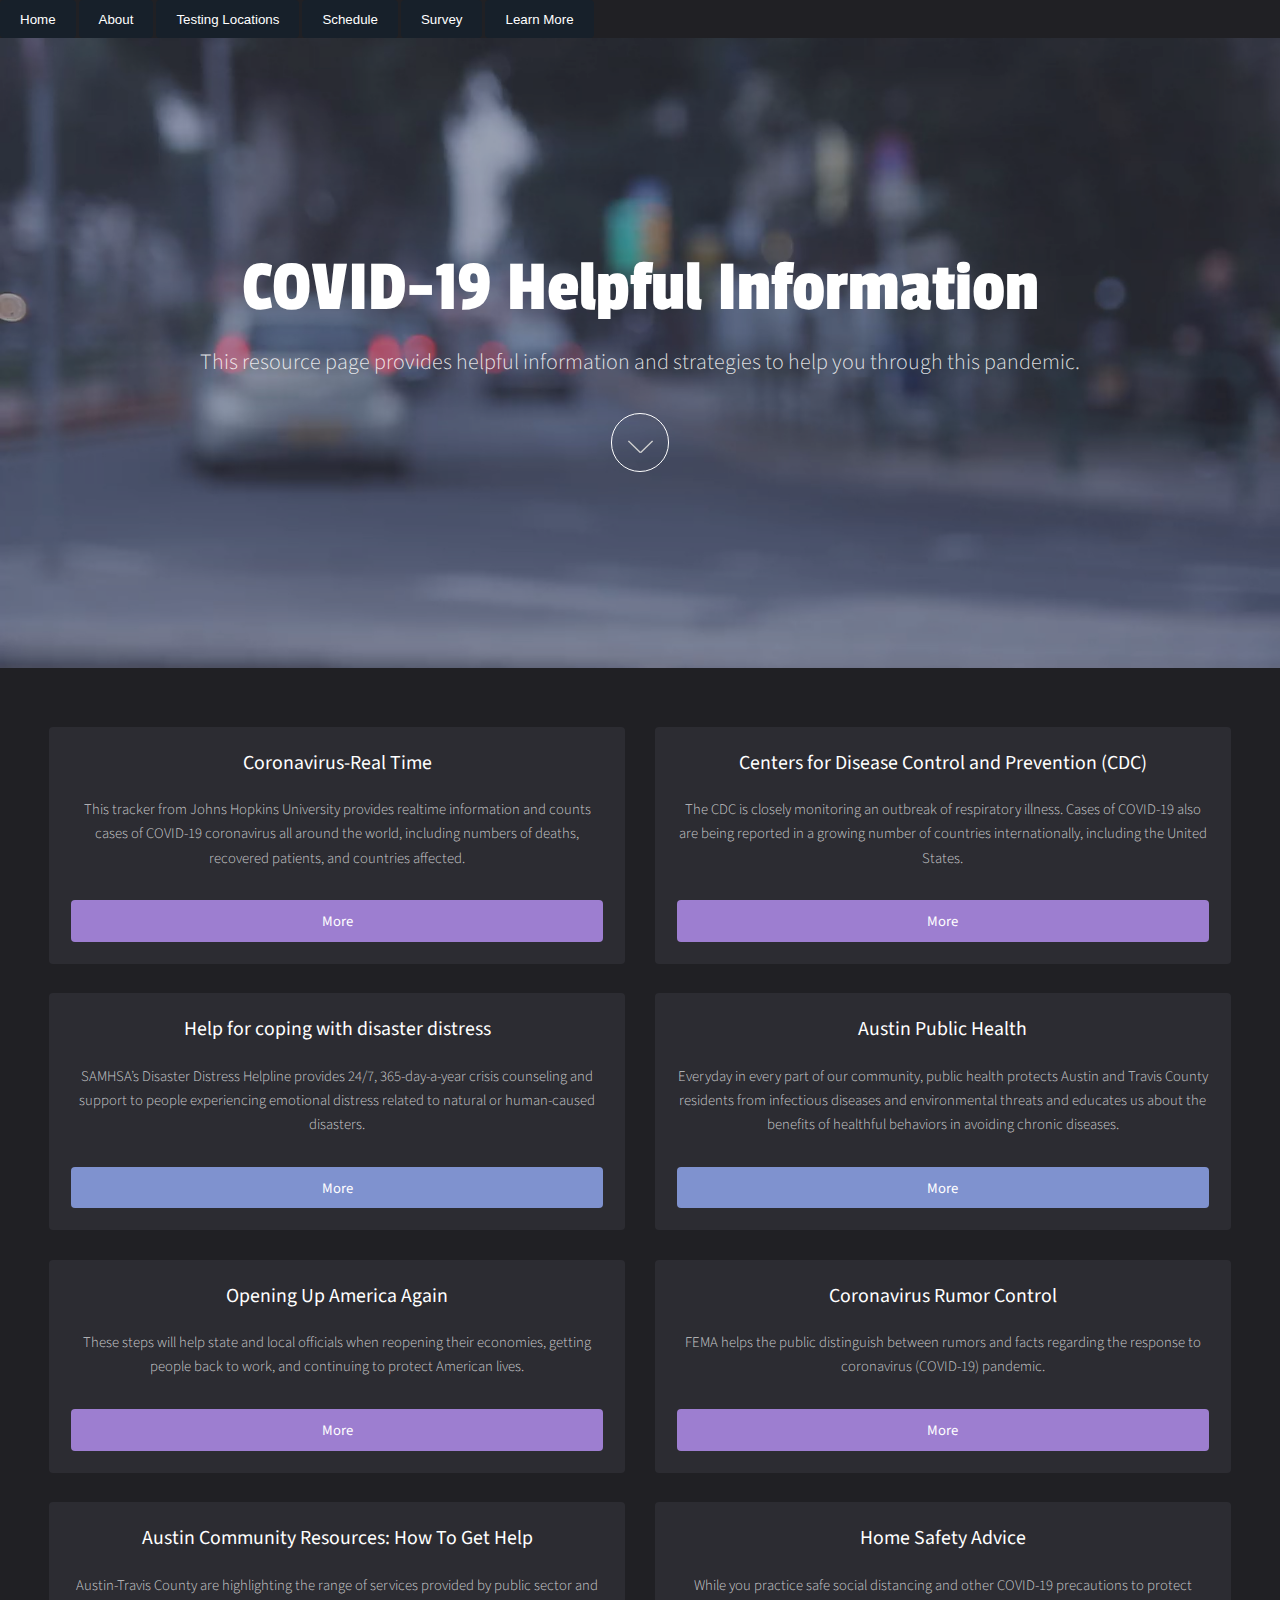
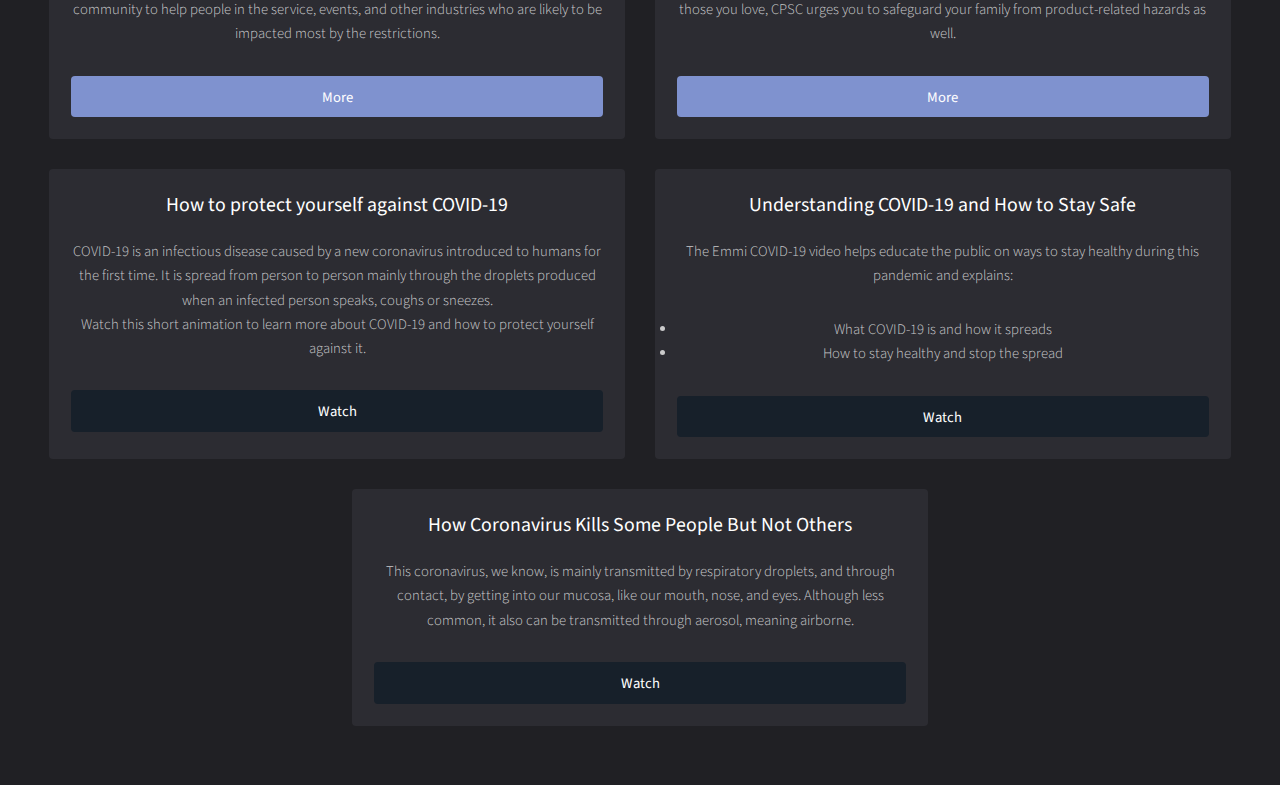
<file: resources/index.html>
<!DOCTYPE HTML>
<!--
	Full Motion by TEMPLATED
	templated.co @templatedco
	Released for free under the Creative Commons Attribution 3.0 license (templated.co/license)
-->
<html>
	<head>
		<title>More articles</title>
		<meta charset="utf-8" />
		<meta name="viewport" content="width=device-width, initial-scale=1" />
		<link rel="stylesheet" href="assets/css/main.css" />
	</head>
	<body id="top">
		<a href="../index.html">
		<button type="button" name="button1">Home</button></a>
		<a href="../subpage/index.html">
		 <button type="button" name="button1">About</button></a>
		 <a href="../index.html#search">
			<button type="button" name="button1">Testing Locations</button></a>
			<a href="../index.html#pack">
			 <button type="button" name="button1">Schedule</button></a>
		<a href="../survey/index.html">
			<button type="button" name="button1">Survey</button></a>
			<a href="../index.html#blog">
			 <button type="button" name="button1">Learn More</button></a>


			<!-- Banner -->
			<!--
				To use a video as your background, set data-video to the name of your video without
				its extension (eg. images/banner). Your video must be available in both .mp4 and .webm
				formats to work correctly.
			-->
				<section id="banner" data-video="images/banner">
					<div class="inner">
						<header>
							<h1>COVID-19 Helpful Information</h1>
							<p>This resource page provides helpful information and strategies to help you through this pandemic.<br />
						</p>
						</header>
						<a href="#main" class="more">Learn More</a>
					</div>
				</section>

			<!-- Main -->
				<div id="main">
					<div class="inner">

					<!-- Boxes -->
						<div class="thumbnails">

							<div class="box">

								<div class="inner">
									<h3>Coronavirus-Real Time</h3>
									<p>This tracker from Johns Hopkins University provides realtime information and counts cases of COVID-19 coronavirus all around the world, including numbers of deaths, recovered patients, and countries affected.</p>
									<a href="https://coronavirus-realtime.com/" target="_blank" class="button style3 fit" data-poptrox="youtube,800x400">More</a>
								</div>
							</div>

							<div class="box">

								<div class="inner">
									<h3>Centers for Disease Control and Prevention (CDC)</h3>
									<p>The CDC is closely monitoring an outbreak of respiratory illness. Cases of COVID-19 also are being reported in a growing number of countries internationally, including the United States.</p>
									<a href="https://www.cdc.gov/media/dpk/diseases-and-conditions/coronavirus/coronavirus-2020.html" target="_blank" class="button style3 fit" data-poptrox="youtube,800x400">More</a>
								</div>
							</div>

							<div class="box">

								<div class="inner">
									<h3>Help for coping with disaster distress</h3>
									<p>SAMHSA’s Disaster Distress Helpline provides 24/7, 365-day-a-year crisis counseling and support to people experiencing emotional distress related to natural or human-caused disasters.</p>
									<a href="https://www.samhsa.gov/find-help/disaster-distress-helpline" target="_blank" class="button style2 fit" data-poptrox="youtube,800x400">More</a>
								</div>
							</div>

							<div class="box">

								<div class="inner">
									<h3>Austin Public Health</h3>
									<p> Everyday in every part of our community, public health protects Austin and Travis County residents from infectious diseases and environmental threats and educates us about the benefits of healthful behaviors in avoiding chronic diseases.</p>
									<a href="https://www.austintexas.gov/department/health" target="_blank" class="button style2 fit" data-poptrox="youtube,800x400">More</a>
								</div>
							</div>

							<div class="box">

								<div class="inner">
									<h3>Opening Up America Again</h3>
									<p>These steps will help state and local officials when reopening their economies, getting people back to work, and continuing to protect American lives.</p>
									<a href="https://www.whitehouse.gov/openingamerica/" target="_blank" class="button style3 fit" data-poptrox="youtube,800x400">More</a>
								</div>
							</div>

							<div class="box">

									<div class="inner">
										<h3>Coronavirus Rumor Control</h3>
										<p> FEMA helps the public distinguish between rumors and facts regarding the response to coronavirus (COVID-19) pandemic.</p>
										<a href="https://www.fema.gov/coronavirus/rumor-control" target="_blank" class="button style3 fit" data-poptrox="youtube,800x400">More</a>
									</div>
								</div>

								<div class="box">

										<div class="inner">
											<h3>Austin Community Resources: How To Get Help</h3>
											<p> Austin-Travis County are highlighting the range of services provided by public sector and community to help people in the service, events, and other industries who are likely to be impacted most by the restrictions.</p>
											<a href="http://austintexas.gov/department/covid-19-information/community-resources" target="_blank" class="button style2 fit" data-poptrox="youtube,800x400">More</a>
										</div>
									</div>

									<div class="box">

											<div class="inner">
												<h3>Home Safety Advice</h3>
												<p> While you practice safe social distancing and other COVID-19 precautions to protect those you love, CPSC urges you to safeguard your family from product-related hazards as well. </p>
												<a href="https://www.cpsc.gov/Safety-Education/Safety-Education-Centers/covid-19-home-safety" target="_blank" class="button style2 fit" data-poptrox="youtube,800x400">More</a>
											</div>
										</div>



							<div class="box">

								<div class="inner">
									<h3>How to protect yourself against COVID-19</h3>
									<p>COVID-19 is an infectious disease caused by a new coronavirus introduced to humans for the first time. It is spread from person to person mainly through the droplets produced when an infected person speaks, coughs or sneezes. <br>Watch this short animation to learn more about COVID-19 and how to protect yourself against it.</p>
									<a href="https://youtu.be/1APwq1df6Mw" target="_blank" class="button fit" data-poptrox="youtube,800x400">Watch</a>
								</div>
							</div>

							<div class="box">

								<div class="inner">
									<h3>Understanding COVID-19 and How to Stay Safe</h3>
									<p>The Emmi COVID-19 video helps educate the public on ways to stay healthy during this pandemic and explains:
<li>  What COVID-19 is and how it spreads</li>

<li>  How to stay healthy and stop the spread</li>
</p>
									<a href="https://youtu.be/DCdxsnRF1Fk" target="_blank" class="button fit" data-poptrox="youtube,800x400">Watch</a>
								</div>
							</div>

							<div class="box">

								<div class="inner">
									<h3>How Coronavirus Kills Some People But Not Others</h3>
									<p>This coronavirus, we know, is mainly transmitted by respiratory droplets, and through contact, by getting into our mucosa, like our mouth, nose, and eyes. Although less common, it also can be transmitted through aerosol, meaning airborne.

</p>
									<a href="https://youtu.be/LV8wWhjTKRU" target="_blank" class="button fit" data-poptrox="youtube,800x400">Watch</a>
								</div>
							</div>





						</div>

					</div>
				</div>

			<!-- Footer -->


		<!-- Scripts -->
			<script src="assets/js/jquery.min.js"></script>
			<script src="assets/js/jquery.scrolly.min.js"></script>
			<script src="assets/js/jquery.poptrox.min.js"></script>
			<script src="assets/js/skel.min.js"></script>
			<script src="assets/js/util.js"></script>
			<script src="assets/js/main.js"></script>

	</body>
</html>
</file>
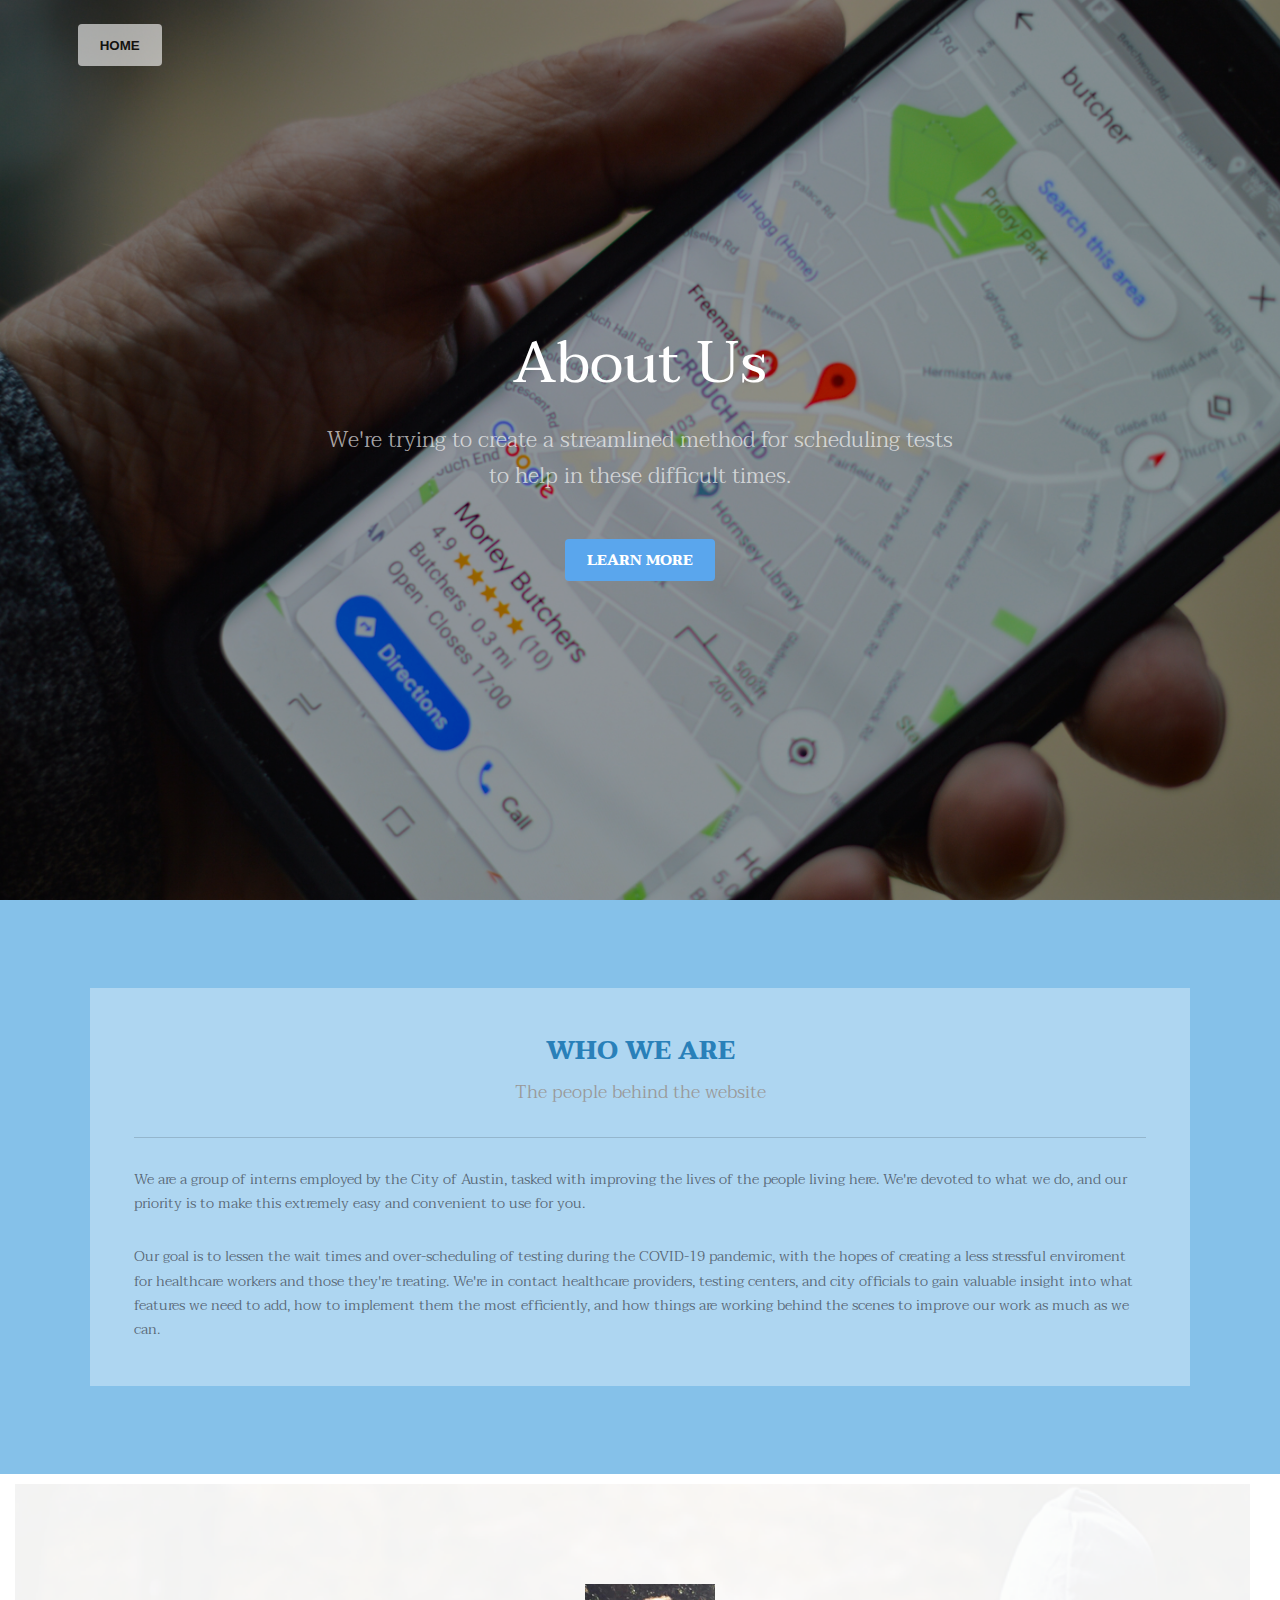
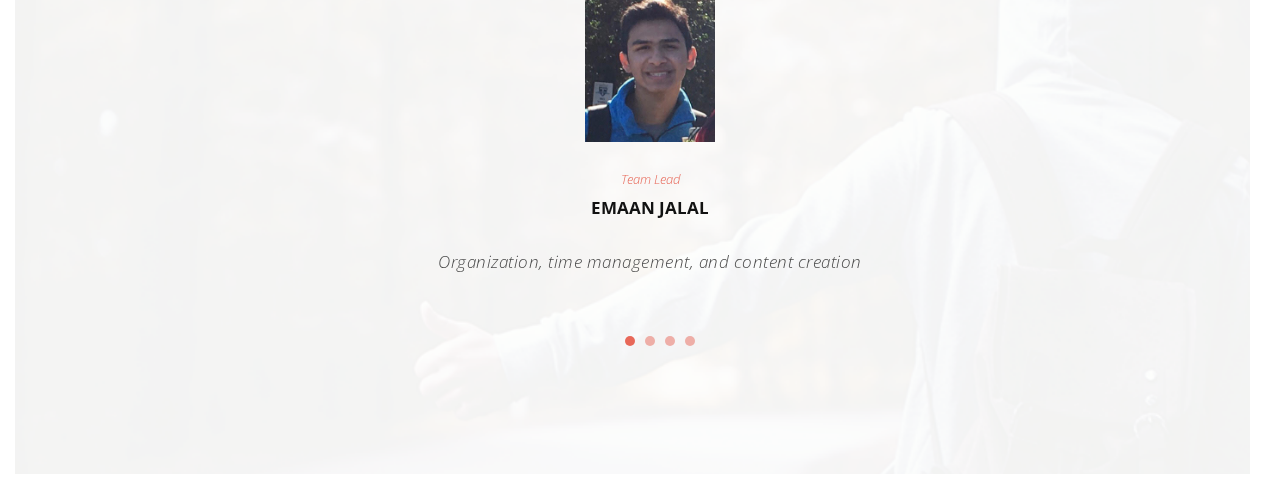
<file: subpage/index.html>
<!DOCTYPE HTML>
<!--
	Transitive by TEMPLATED
	templated.co @templatedco
	Released for free under the Creative Commons Attribution 3.0 license (templated.co/license)
-->
<html>
	<head>
		<title>Aboutpage</title>
		<meta charset="utf-8" />
		<meta name="viewport" content="width=device-width, initial-scale=1" />
		<link rel="stylesheet" href="assets/css/main.css" />

	</head>
	<body>

		<!-- Header -->
			<header id="header" class="alt">
				<style>

				button.button4 {
				background-color: white;
				opacity: 0.6;
				color: #000;
				margin-right: 1100px;

				}


				</style>
<a href="../index.html">
				<button class=" button4">Home</button>
				</a>

			<!--	<div class="logo"><a href="../index.html">Home <span>TestMap</span></a></div>-->

			</header>

		<!-- Nav -->
		<nav id="menu">
			<ul class="homepage">
				<li><a href="../index.html">Home</a></li>

			</ul>
		</nav>

		<!-- Banner -->
		<!--
			To use a video as your background, set data-video to the name of your video without
			its extension (eg. images/banner). Your video must be available in both .mp4 and .webm
			formats to work correctly.
		-->
			<section id="banner" data-video="images/banner">
				<div class="inner">
					<h1>About Us</h1>
					<p>We're trying to create a streamlined method for scheduling tests<br />
					to help in these difficult times.</p>
					<a href="#one" class="button special scrolly">Learn More</a>
				</div>
			</section>

		<!-- One -->
			<section id="one" class="wrapper style2">
				<div class="inner">
					<div>
						<div class="box">

							<div class="content">
								<header class="align-center">
									<h2>WHO WE ARE</h2>
									<p>The people behind the website</p>
								</header>
								<hr />
								<p>We are a group of interns employed by the City of Austin, tasked with improving the lives of the people living here. We're devoted to what we do, and our priority is to make this extremely easy and convenient to use for you. </p>
								<p>Our goal is to lessen the wait times and over-scheduling of testing during the COVID-19 pandemic, with the hopes of creating a less stressful enviroment for healthcare workers and those they're treating. We're in contact healthcare providers, testing centers, and city officials to  gain valuable insight into what features we need to add, how to implement them the most efficiently, and how things are working behind the scenes to improve our work as much as we can.</p>
							</div>
						</div>
					</div>
				</div>
			</section>




		<section id="one">


				<iframe src="../team/index.html" frameborder="0" scrolling="no" onload="resizeIframe(this)" width="1250" height="600" ></iframe>


			</section>




		<!-- Scripts -->
			<script src="assets/js/jquery.min.js"></script>
			<script src="assets/js/jquery.scrolly.min.js"></script>
			<script src="assets/js/jquery.scrollex.min.js"></script>
			<script src="assets/js/skel.min.js"></script>
			<script src="assets/js/util.js"></script>
			<script src="assets/js/main.js"></script>

	</body>
</html>
</file>
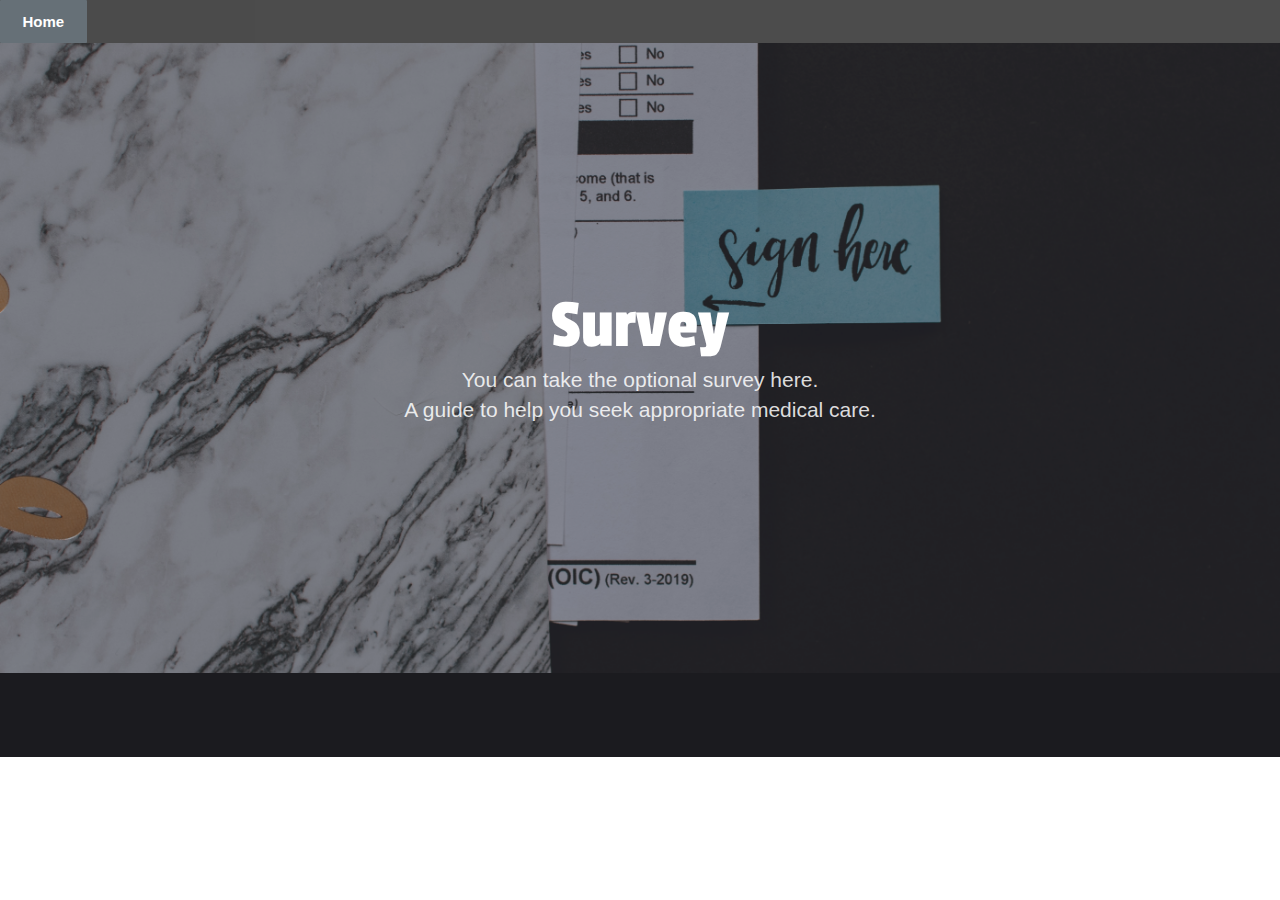
<file: survey/index.html>
<!DOCTYPE HTML>
<!--
	Full Motion by TEMPLATED
	templated.co @templatedco
	Released for free under the Creative Commons Attribution 3.0 license (templated.co/license)
-->
<html>
	<head>
		<title>Survey</title>
		<meta charset="utf-8" />
		<meta name="viewport" content="width=device-width, initial-scale=1" />
		<link rel="stylesheet" href="assets/css/main.css" />
		<link rel="stylesheet" href="assets/css/font-awesome.min.css" />

		<!--animate.css-->
		<link rel="stylesheet" href="../assets/css/animate.css" />

		<!--hover.css-->
		<link rel="stylesheet" href="../assets/css/hover-min.css">

		<!--datepicker.css-->
		<link rel="stylesheet"  href="../assets/css/datepicker.css" >

		<!--owl.carousel.css-->
				<link rel="stylesheet" href="../assets/css/owl.carousel.min.css">
		<link rel="stylesheet" href="../assets/css/owl.theme.default.min.css"/>

		<!-- range css-->
				<link rel="stylesheet" href="../assets/css/jquery-ui.min.css" />

		<!--bootstrap.min.css-->
		<link rel="stylesheet" href="../assets/css/bootstrap.min.css" />

		<!-- bootsnav -->
		<link rel="stylesheet" href="../assets/css/bootsnav.css"/>

		<!--style.css-->
		<link rel="stylesheet" href="../assets/css/style.css" />

		<!--responsive.css-->
		<link rel="stylesheet" href="../assets/css/responsive.css" />
	</head>
	<body id="top">

			<!-- Banner -->
			<!--
				To use a video as your background, set data-video to the name of your video without
				its extension (eg. images/banner). Your video must be available in both .mp4 and .webm
				formats to work correctly.
			-->

<section id="home">


			<header id="header" class="alt">

				<style>

				.button4 {
				background-color: #000;
				color: black;
				font-weight: bold;
				font-size: 15px;
				}

				</style>
<a href="../index.html">
				<button class=" button4">Home</button>
				</a>
			</header>
</section>
				<section id="banner" data-video="images/banner">







					</div><!-- /.navbar-collapse -->
				</div><!-- /.main-menu-->
			</div><!-- /.col-->
					<div class="inner">
						<header>
							<h1>Survey</h1>
							<p>You can take the optional survey here.<br>
							A guide to help you seek appropriate medical care.
							</p>
						</header>


					</div>
				</section>
				<footer id="footer">
					<div class="inner">



<script type="text/javascript">
(function(d,s,id,u){
  if (d.getElementById(id)) return;
  var js, sjs = d.getElementsByTagName(s)[0],
      t = Math.floor(new Date().getTime() / 1000000);
  js=d.createElement(s); js.id=id; js.async=1; js.src=u+'?'+t;
  sjs.parentNode.insertBefore(js, sjs);
}(document, 'script', 'os-widget-jssdk', 'https://www.opinionstage.com/assets/loader.js'));
</script><div class="os_widget" data-of="judylulu" data-path="/judylulu/covid-19-self-check-survey" id="os-widget-713030"></div>




						<!--<p class="copyright">&copy; Untitled. Design: <a href="https://templated.co">TEMPLATED</a>. Images: <a href="https://unsplash.com/">Unsplash</a>. Videos: <a href="http://coverr.co/">Coverr</a>.</p>-->
					</div>
				</footer>
			<!-- Main -->


			<!-- Footer -->


		<!-- Scripts -->
			<script src="assets/js/jquery.min.js"></script>
			<script src="assets/js/jquery.scrolly.min.js"></script>
			<script src="assets/js/jquery.poptrox.min.js"></script>
			<script src="assets/js/skel.min.js"></script>
			<script src="assets/js/util.js"></script>
			<script src="assets/js/main.js"></script>

	</body>
</html>
</file>
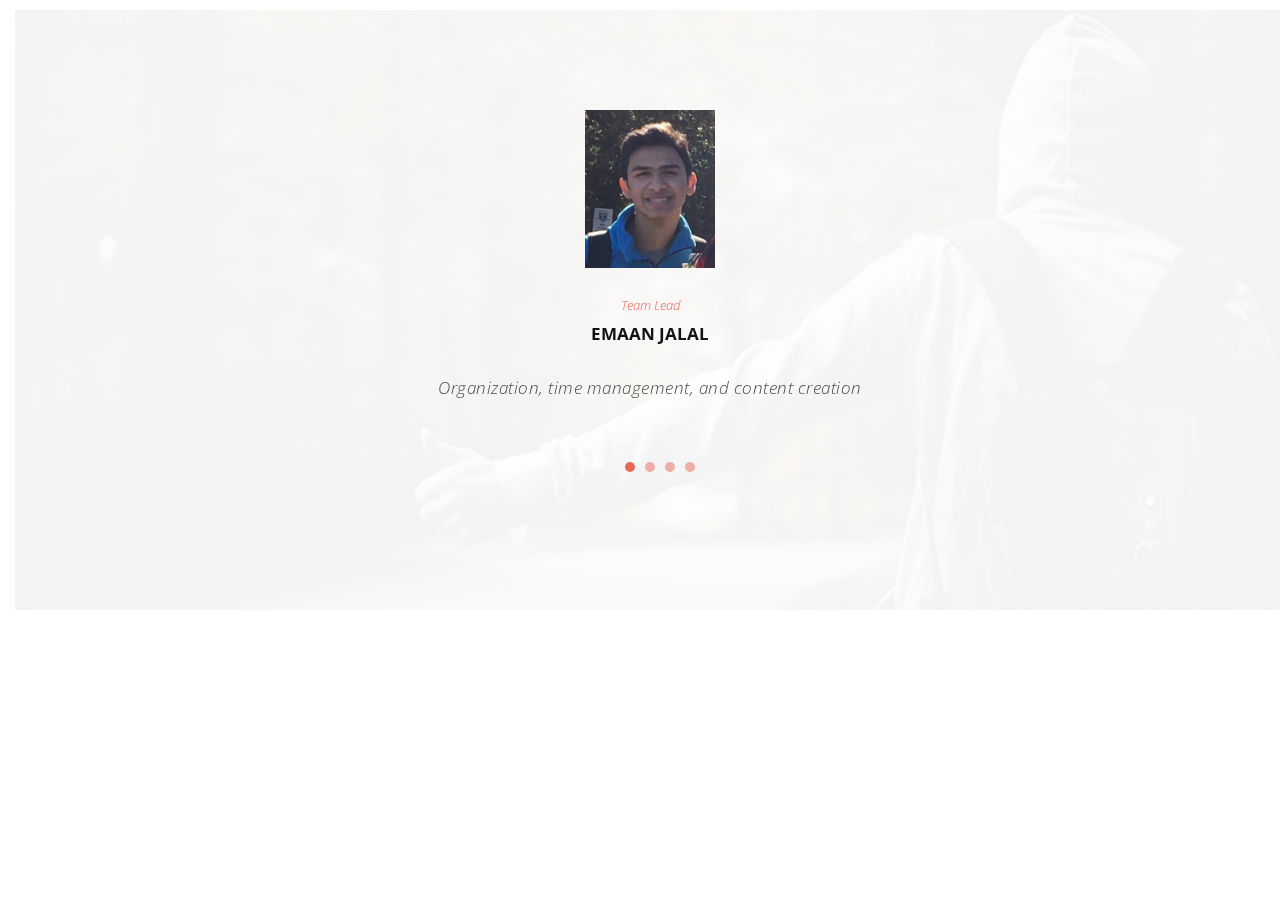
<file: team/index.html>
<!DOCTYPE html>
<html>
    <head>
        <meta charset="utf-8">
        <meta http-equiv="X-UA-Compatible" content="IE=edge,chrome=1">
        <title>fastmed</title>
<!--
Avalon Template
http://www.templatemo.com/tm-513-avalon
-->
        <meta name="description" content="">
        <meta name="viewport" content="width=device-width, initial-scale=1">
        <link rel="apple-touch-icon" href="apple-touch-icon.png">

        <link rel="stylesheet" href="css/bootstrap.min.css">
        <link rel="stylesheet" href="css/bootstrap-theme.min.css">
        <link rel="stylesheet" href="css/fontAwesome.css">
        <link rel="stylesheet" href="css/hero-slider.css">
        <link rel="stylesheet" href="css/owl-carousel.css">
        <link rel="stylesheet" href="css/datepicker.css">
        <link rel="stylesheet" href="css/templatemo-style.css">

        <link href="https://fonts.googleapis.com/css?family=Open+Sans:300,400,600,700,800" rel="stylesheet">

        <script src="js/vendor/modernizr-2.8.3-respond-1.4.2.min.js"></script>
    </head>

<body>

  <section class="testimonial" id="testimonial-section">
      <div class="container-fluid">
          <div class="row">

              <div class="col-md-8">
                  <div id="owl-testimonial" class="owl-carousel owl-theme">
                      <div class="item col-md-12">
                          <img src="img/emaan.jpg" alt="Steven Walker">
                          <span>Team Lead</span>
                          <h4>Emaan Jalal</h4>
                          <br>
                          <p><em>Organization, time management, and content creation</em></p>
                      </div>
                      <div class="item col-md-12">
                          <img src="img/judy2.jpg" alt="Johnny Smith">
                          <span>Website Building</span>
                          <h4>Judy Zhu</h4>
                          <br>
                          <p><em>Design website structure and functionality</em></p>
                      </div>
                      <div class="item col-md-12">
                          <img src="img/liam.jpg" alt="William Smoker">
                          <span>Web Developer</span>
                          <h4>Liam Tillery-Meyer</h4>
                          <br>
                          <p><em>Map design and implementation</em></p>
                      </div>
                      <div class="item col-md-12">
                          <img src="img/pics/harshil.jpg" alt="William Smoker">
                          <span>Content Producer</span>
                          <h4>Harshil Shah</h4>
                          <br>
                          <p><em>Research and compile healthcare provider data</em></p>
                      </div>
                  </div>
              </div>
          </div>
      </div>
  </section>


    <script src="//ajax.googleapis.com/ajax/libs/jquery/1.11.2/jquery.min.js"></script>
    <script>window.jQuery || document.write('<script src="js/vendor/jquery-1.11.2.min.js"><\/script>')</script>

    <script src="js/vendor/bootstrap.min.js"></script>

    <script src="js/datepicker.js"></script>
    <script src="js/plugins.js"></script>
    <script src="js/main.js"></script>

    <script src="http://ajax.googleapis.com/ajax/libs/jquery/1.10.2/jquery.min.js" type="text/javascript"></script>
    <script type="text/javascript">
    $(document).ready(function()
	{
        // navigation click actions
        $('.scroll-link').on('click', function(event){
            event.preventDefault();
            var sectionID = $(this).attr("data-id");
            scrollToID('#' + sectionID, 750);
        });
        // scroll to top action
        $('.scroll-top').on('click', function(event) {
            event.preventDefault();
            $('html, body').animate({scrollTop:0}, 'slow');
        });
        // mobile nav toggle
        $('#nav-toggle').on('click', function (event) {
            event.preventDefault();
            $('#main-nav').toggleClass("open");
        });
    });
    // scroll function
    function scrollToID(id, speed){
        var offSet = 0;
        var targetOffset = $(id).offset().top - offSet;
        var mainNav = $('#main-nav');
        $('html,body').animate({scrollTop:targetOffset}, speed);
        if (mainNav.hasClass("open")) {
            mainNav.css("height", "1px").removeClass("in").addClass("collapse");
            mainNav.removeClass("open");
        }
    }
    if (typeof console === "undefined") {
        console = {
            log: function() { }
        };
    }
    </script>
</body>
</html>
</file>
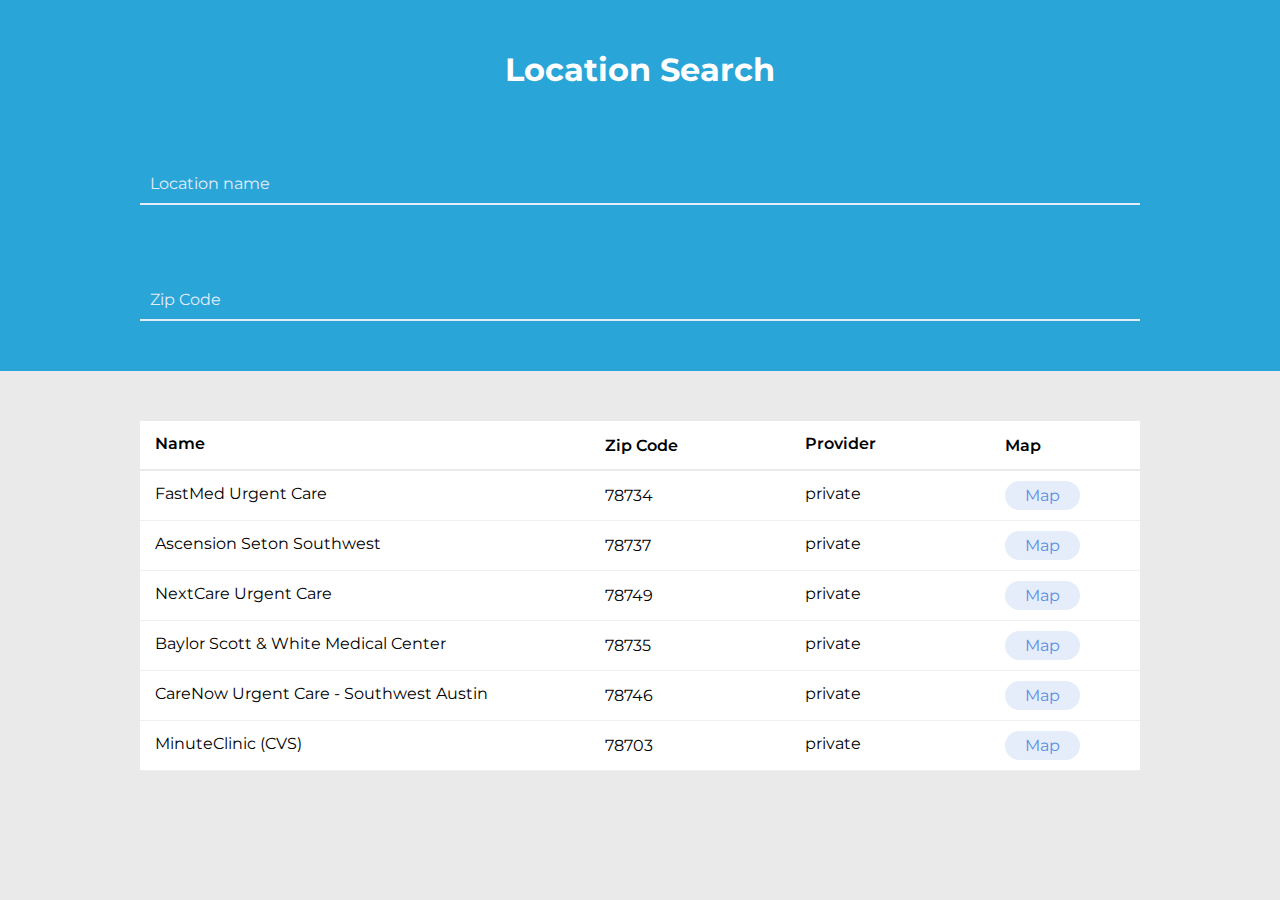
<file: test/index.html>
<!DOCTYPE html>
<html lang="en">
<head>
	<meta charset="UTF-8">
	<title>Location</title>
	<link rel="stylesheet" href="styles.css">
</head>
<body>


<div class="wrapper">
  <div class="header">
    <div class="title">
      Location Search
    </div>

    <div class="search_box">
      <input type="text" id="search_input" placeholder="Location name">
    </div>

		<div class="search_box">
      <input type="text" id="search_input1" placeholder="Zip Code">
    </div>


  </div>


  <div class="table_wrap">
    <div class="table_header">
      <ul>
        <li>
          <div class="item">
            <div class="name">
              <span>Name</span>
            </div>
            <div class="phone">
              <span>Zip Code</span>
            </div>
            <div class="issue">
              <span>Provider</span>
            </div>
            <div class="status">
              <span>Map</span>
            </div>
          </div>
        </li>
      </ul>
    </div>
    <div class="table_body">
      <ul>
        <li>
          <div class="item">
            <div class="name">
              <span>FastMed Urgent Care</span>
            </div>
            <div class="phone">
              <span>78734</span>
            </div>
            <div class="issue">
              <span>private</span>
            </div>
            <div class="status">
              <span class="open" id="0">Map</span>
            </div>
          </div>
        </li>


				<li>
					<div class="item">
						<div class="name">
							<span>Ascension Seton Southwest</span>
						</div>
						<div class="phone">
							<span>78737</span>
						</div>
						<div class="issue">
							<span>private</span>
						</div>
						<div class="status">
							<span class="open" id="1">Map</span>
						</div>
					</div>
				</li>

				<li>
					<div class="item">
						<div class="name">
							<span>NextCare Urgent Care</span>
						</div>
						<div class="phone">
							<span>78749</span>
						</div>
						<div class="issue">
							<span>private</span>
						</div>
						<div class="status">
							<span class="open" id="2">Map</span>
						</div>
					</div>
				</li>

				<li>
					<div class="item">
						<div class="name">
							<span>Baylor Scott & White Medical Center</span>
						</div>
						<div class="phone">
							<span>78735</span>
						</div>
						<div class="issue">
							<span>private</span>
						</div>
						<div class="status">
							<span class="open" id="3">Map</span>
						</div>
					</div>
				</li>

				<li>
					<div class="item">
						<div class="name">
							<span>CareNow Urgent Care - Southwest Austin</span>
						</div>
						<div class="phone">
							<span>78746</span>
						</div>
						<div class="issue">
							<span>private</span>
						</div>
						<div class="status">
							<span class="open" id="4">Map</span>
						</div>
					</div>
				</li>

				<li>
					<div class="item">
						<div class="name">
							<span>MinuteClinic (CVS)</span>
						</div>
						<div class="phone">
							<span>78703</span>
						</div>
						<div class="issue">
							<span>private</span>
						</div>
						<div class="status">
							<span class="open" id="5">Map</span>
						</div>
					</div>
				</li>

				<li>
					<div class="item">
						<div class="name">
							<span>Urgent And Family Care Avery Ranch</span>
						</div>
						<div class="phone">
							<span>78717</span>
						</div>
						<div class="issue">
							<span>private</span>
						</div>
						<div class="status">
							<span class="open" id="6">Map</span>
						</div>
					</div>
				</li>

				<li>
					<div class="item">
						<div class="name">
							<span>Remedy</span>
						</div>
						<div class="phone">
							<span>72735</span>
						</div>
						<div class="issue">
							<span>private</span>
						</div>
						<div class="status">
							<span class="open" id="7">Map</span>
						</div>
					</div>
				</li>

				<li>
					<div class="item">
						<div class="name">
							<span>Fastmed Urgent Care</span>
						</div>
						<div class="phone">
							<span>78705</span>
						</div>
						<div class="issue">
							<span>private</span>
						</div>
						<div class="status">
							<span class="open" id="8">Map</span>
						</div>
					</div>
				</li>

				<li>
					<div class="item">
						<div class="name">
							<span>Austin Regional Clinic: ARC Southwest</span>
						</div>
						<div class="phone">
							<span>78748</span>
						</div>
						<div class="issue">
							<span>private</span>
						</div>
						<div class="status">
							<span class="open" id="9">Map</span>
						</div>
					</div>
				</li>


				<li>
					<div class="item">
						<div class="name">
							<span>Southeast Branch Library</span>
						</div>
						<div class="phone">
							<span>78744</span>
						</div>
						<div class="issue">
							<span>public</span>
						</div>
						<div class="status">
							<span class="open" id="10">Map</span>
						</div>
					</div>
				</li>

				<li>
					<div class="item">
						<div class="name">
							<span>Austin Regional Clinic: ARC South 1st</span>
						</div>
						<div class="phone">
							<span>78704</span>
						</div>
						<div class="issue">
							<span>private</span>
						</div>
						<div class="status">
							<span class="open" id="11">Map</span>
						</div>
					</div>
				</li>

				<li>
					<div class="item">
						<div class="name">
							<span>Remedy- Drive Thru Clinic</span>
						</div>
						<div class="phone">
							<span>78745</span>
						</div>
						<div class="issue">
							<span>private</span>
						</div>
						<div class="status">
							<span class="open" id="12">Map</span>
						</div>
					</div>
				</li>

				<li>
					<div class="item">
						<div class="name">
							<span>Kalologie MedSpa Austin</span>
						</div>
						<div class="phone">
							<span>78704</span>
						</div>
						<div class="issue">
							<span>private</span>
						</div>
						<div class="status">
							<span class="open" id="13">Map</span>
						</div>
					</div>
				</li>

				<li>
					<div class="item">
						<div class="name">
							<span>Austin Public Health Givens Park</span>
						</div>
						<div class="phone">
							<span>78721</span>
						</div>
						<div class="issue">
							<span>public</span>
						</div>
						<div class="status">
							<span class="open" id="14">Map</span>
						</div>
					</div>
				</li>

				<li>
					<div class="item">
						<div class="name">
							<span>Partners In Health/Roxana Rhodes M.D.</span>
						</div>
						<div class="phone">
							<span>78705</span>
						</div>
						<div class="issue">
							<span>private</span>
						</div>
						<div class="status">
							<span class="open" id="15">Map</span>
						</div>
					</div>
				</li>

				<li>
					<div class="item">
						<div class="name">
							<span>Austin Emergency Center Mueller</span>
						</div>
						<div class="phone">
							<span>78723</span>
						</div>
						<div class="issue">
							<span>private</span>
						</div>
						<div class="status">
							<span class="open" id="16">Map</span>
						</div>
					</div>
				</li>

				<li>
					<div class="item">
						<div class="name">
							<span>PCC North</span>
						</div>
						<div class="phone">
							<span>78752</span>
						</div>
						<div class="issue">
							<span>private</span>
						</div>
						<div class="status">
							<span class="open" id="17">Map</span>
						</div>
					</div>
				</li>

				<li>
					<div class="item">
						<div class="name">
							<span>Little Walnut Creek Library</span>
						</div>
						<div class="phone">
							<span>78758</span>
						</div>
						<div class="issue">
							<span>public</span>
						</div>
						<div class="status">
							<span class="open" id="18">Map</span>
						</div>
					</div>
				</li>

				<li>
					<div class="item">
						<div class="name">
							<span>CareNow TechRidge</span>
						</div>
						<div class="phone">
							<span>78753</span>
						</div>
						<div class="issue">
							<span>private</span>
						</div>
						<div class="status">
							<span class="open" id="19">Map</span>
						</div>
					</div>
				</li>

				<li>
					<div class="item">
						<div class="name">
							<span>ExpressMD Urgent Care</span>
						</div>
						<div class="phone">
							<span>78660</span>
						</div>
						<div class="issue">
							<span>private</span>
						</div>
						<div class="status">
							<span class="open" id="20">Map</span>
						</div>
					</div>
				</li>

				<li>
					<div class="item">
						<div class="name">
							<span>Austin Regional Clinic: ARC Round Rock</span>
						</div>
						<div class="phone">
							<span>78681</span>
						</div>
						<div class="issue">
							<span>private</span>
						</div>
						<div class="status">
							<span class="open" id="21">Map</span>
						</div>
					</div>
				</li>

				<li>
					<div class="item">
						<div class="name">
							<span>ARC Anderson Mill</span>
						</div>
						<div class="phone">
							<span>78750</span>
						</div>
						<div class="issue">
							<span>private</span>
						</div>
						<div class="status">
							<span class="open" id="22">Map</span>
						</div>
					</div>
				</li>

				<li>
					<div class="item">
						<div class="name">
							<span>CareNow Anderson Mill</span>
						</div>
						<div class="phone">
							<span>78726</span>
						</div>
						<div class="issue">
							<span>private</span>
						</div>
						<div class="status">
							<span class="open" id="23">Map</span>
						</div>
					</div>
				</li>

				<li>
					<div class="item">
						<div class="name">
							<span>Cedar Park Pediatric & Family Medicine</span>
						</div>
						<div class="phone">
							<span>78613</span>
						</div>
						<div class="issue">
							<span>private</span>
						</div>
						<div class="status">
							<span class="open" id="24">Map</span>
						</div>
					</div>
				</li>

				<li>
					<div class="item">
						<div class="name">
							<span>St. David's CareNow Hutto</span>
						</div>
						<div class="phone">
							<span>78664</span>
						</div>
						<div class="issue">
							<span>private</span>
						</div>
						<div class="status">
							<span class="open" id="25">Map</span>
						</div>
					</div>
				</li>

				<li>
					<div class="item">
						<div class="name">
							<span>St. David's CareNow Georgetown</span>
						</div>
						<div class="phone">
							<span>78626</span>
						</div>
						<div class="issue">
							<span>private</span>
						</div>
						<div class="status">
							<span class="open" id="26">Map</span>
						</div>
					</div>
				</li>


      </ul>
    </div>
  </div>

<script src="scripts.js"></script>

</div>
</body>
</html>
</file>
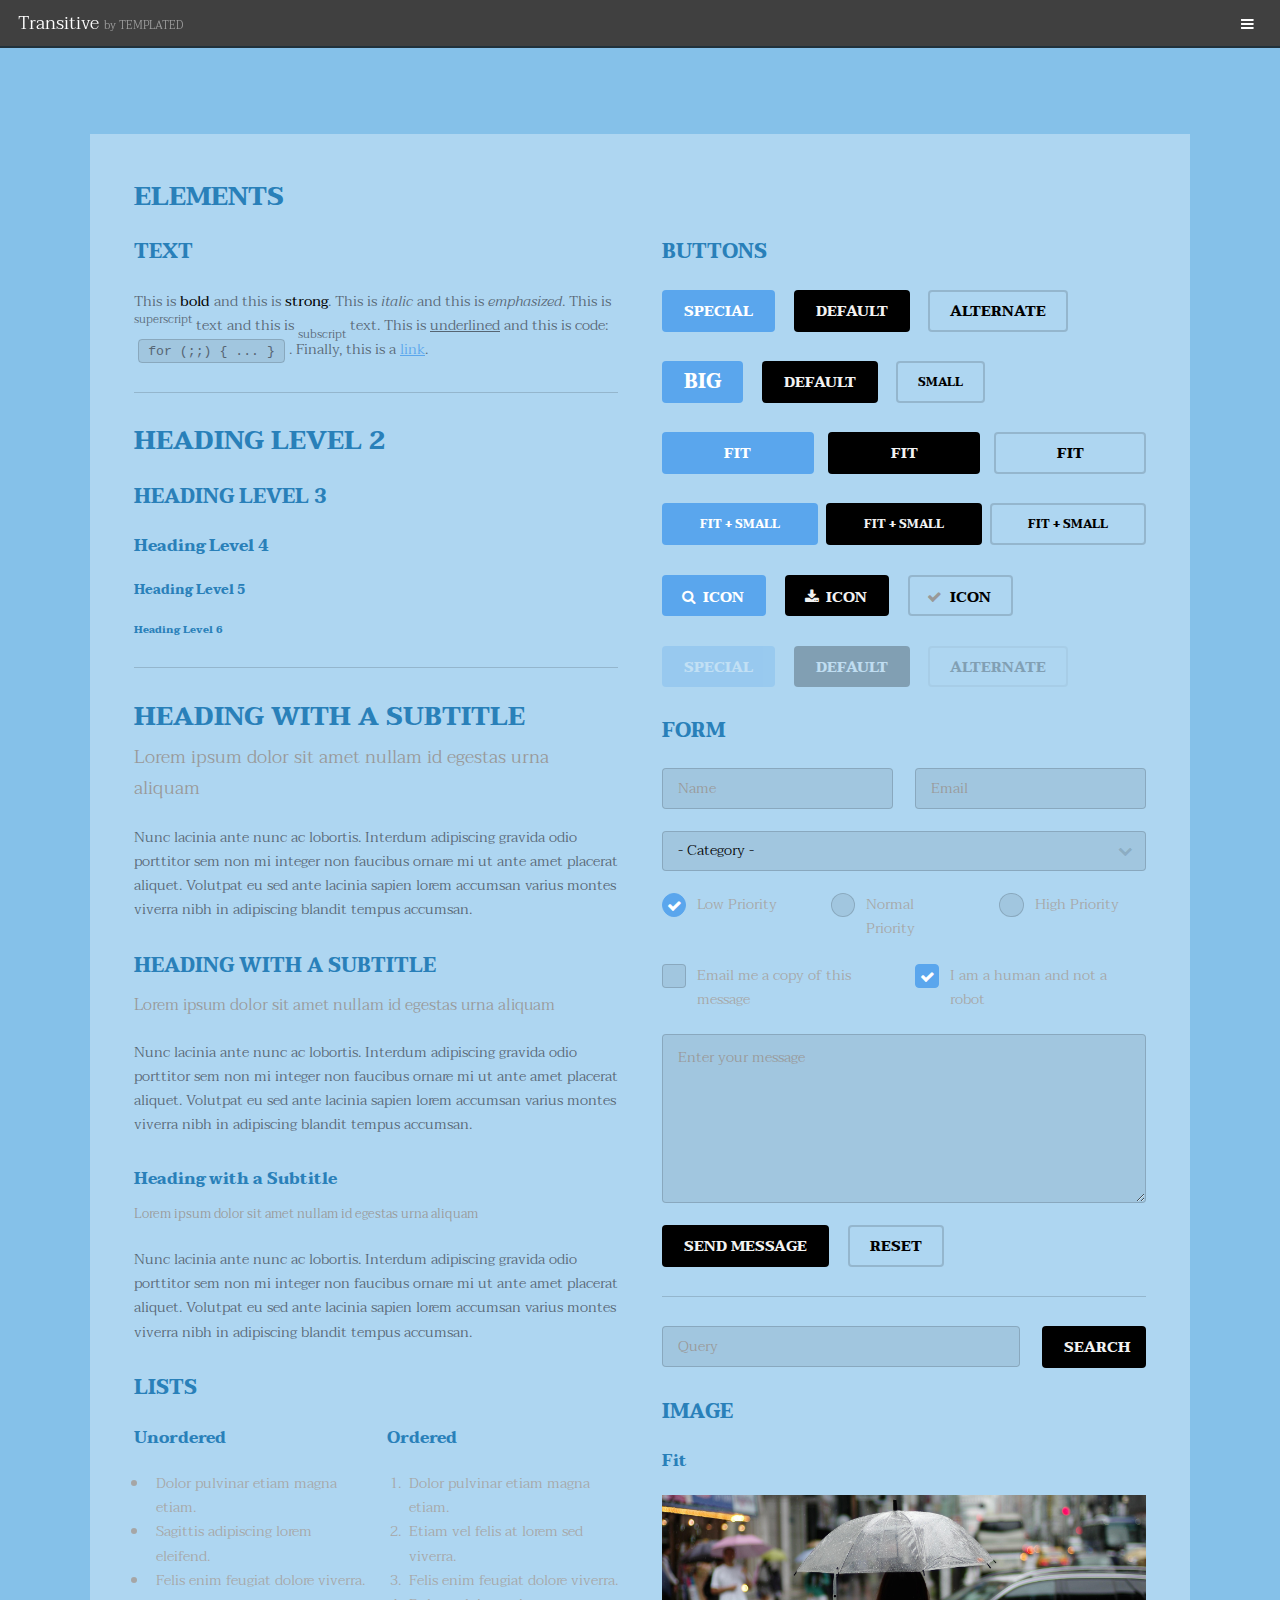
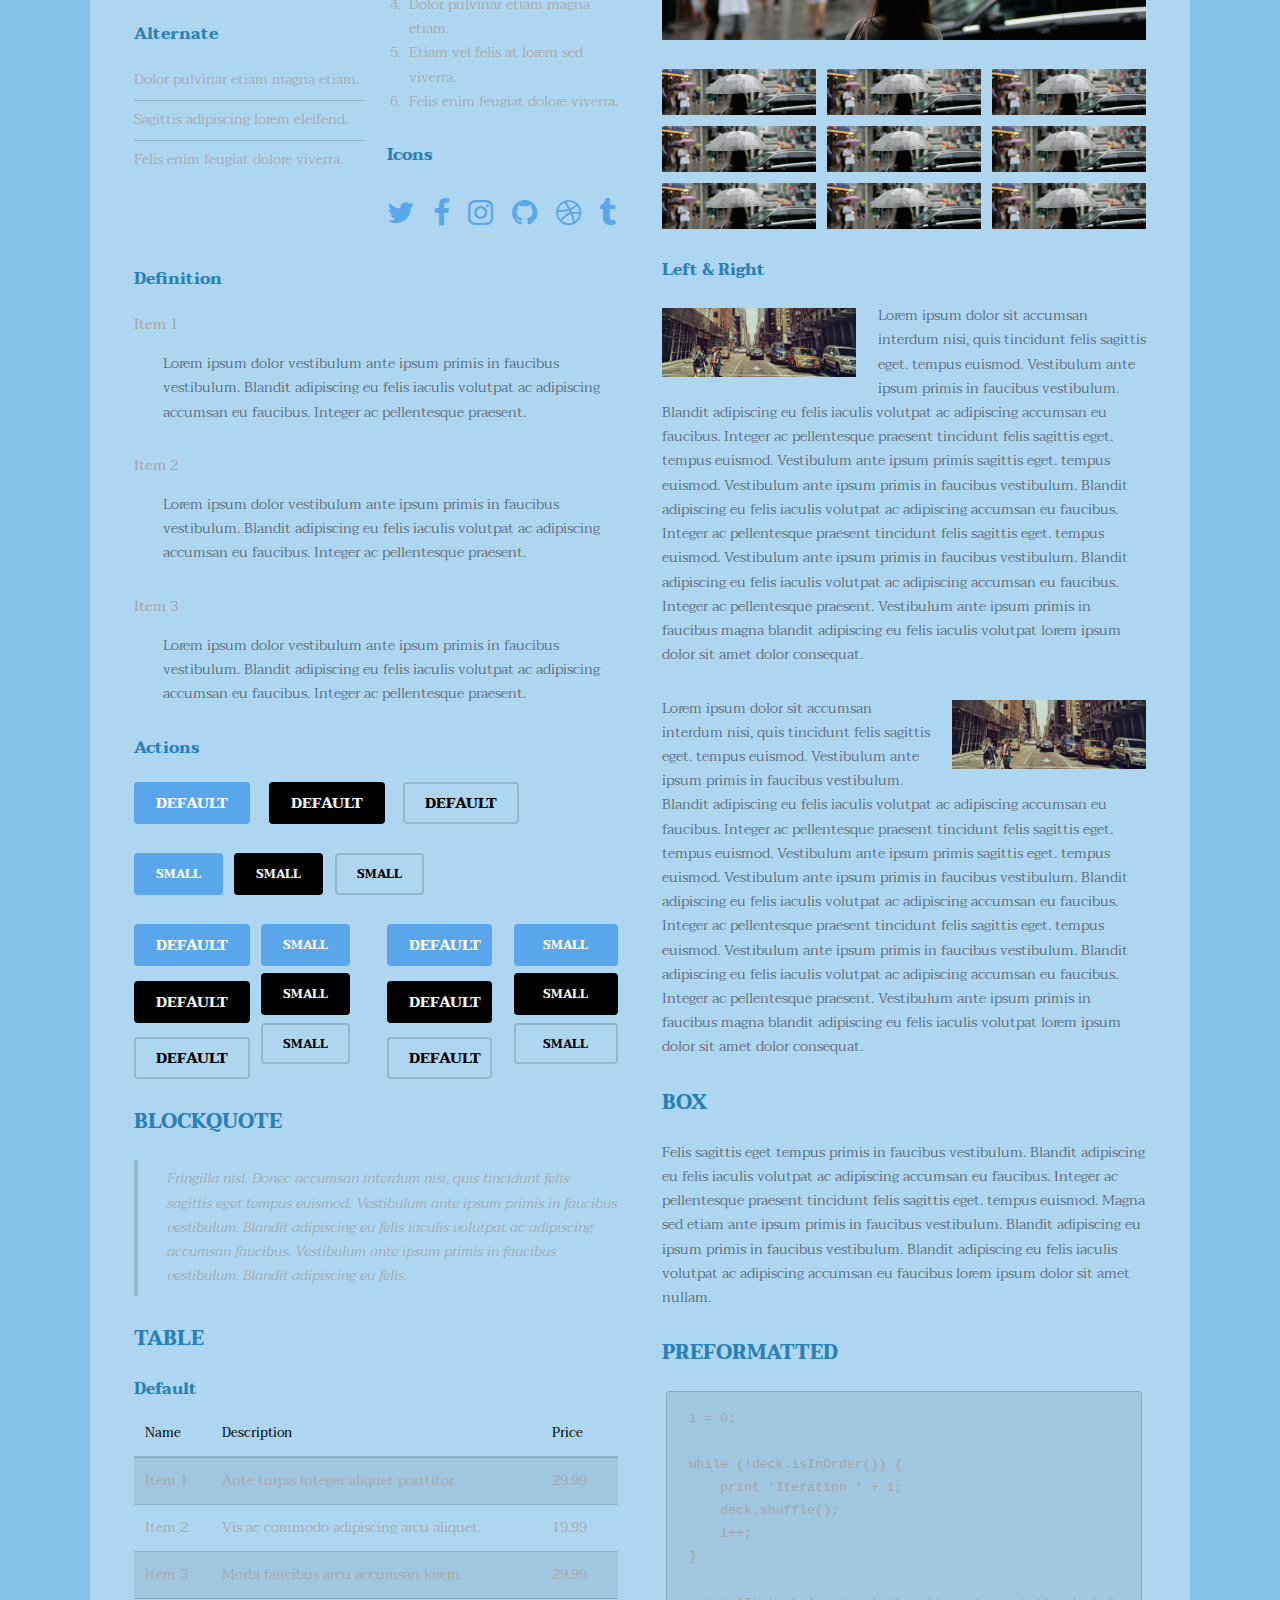
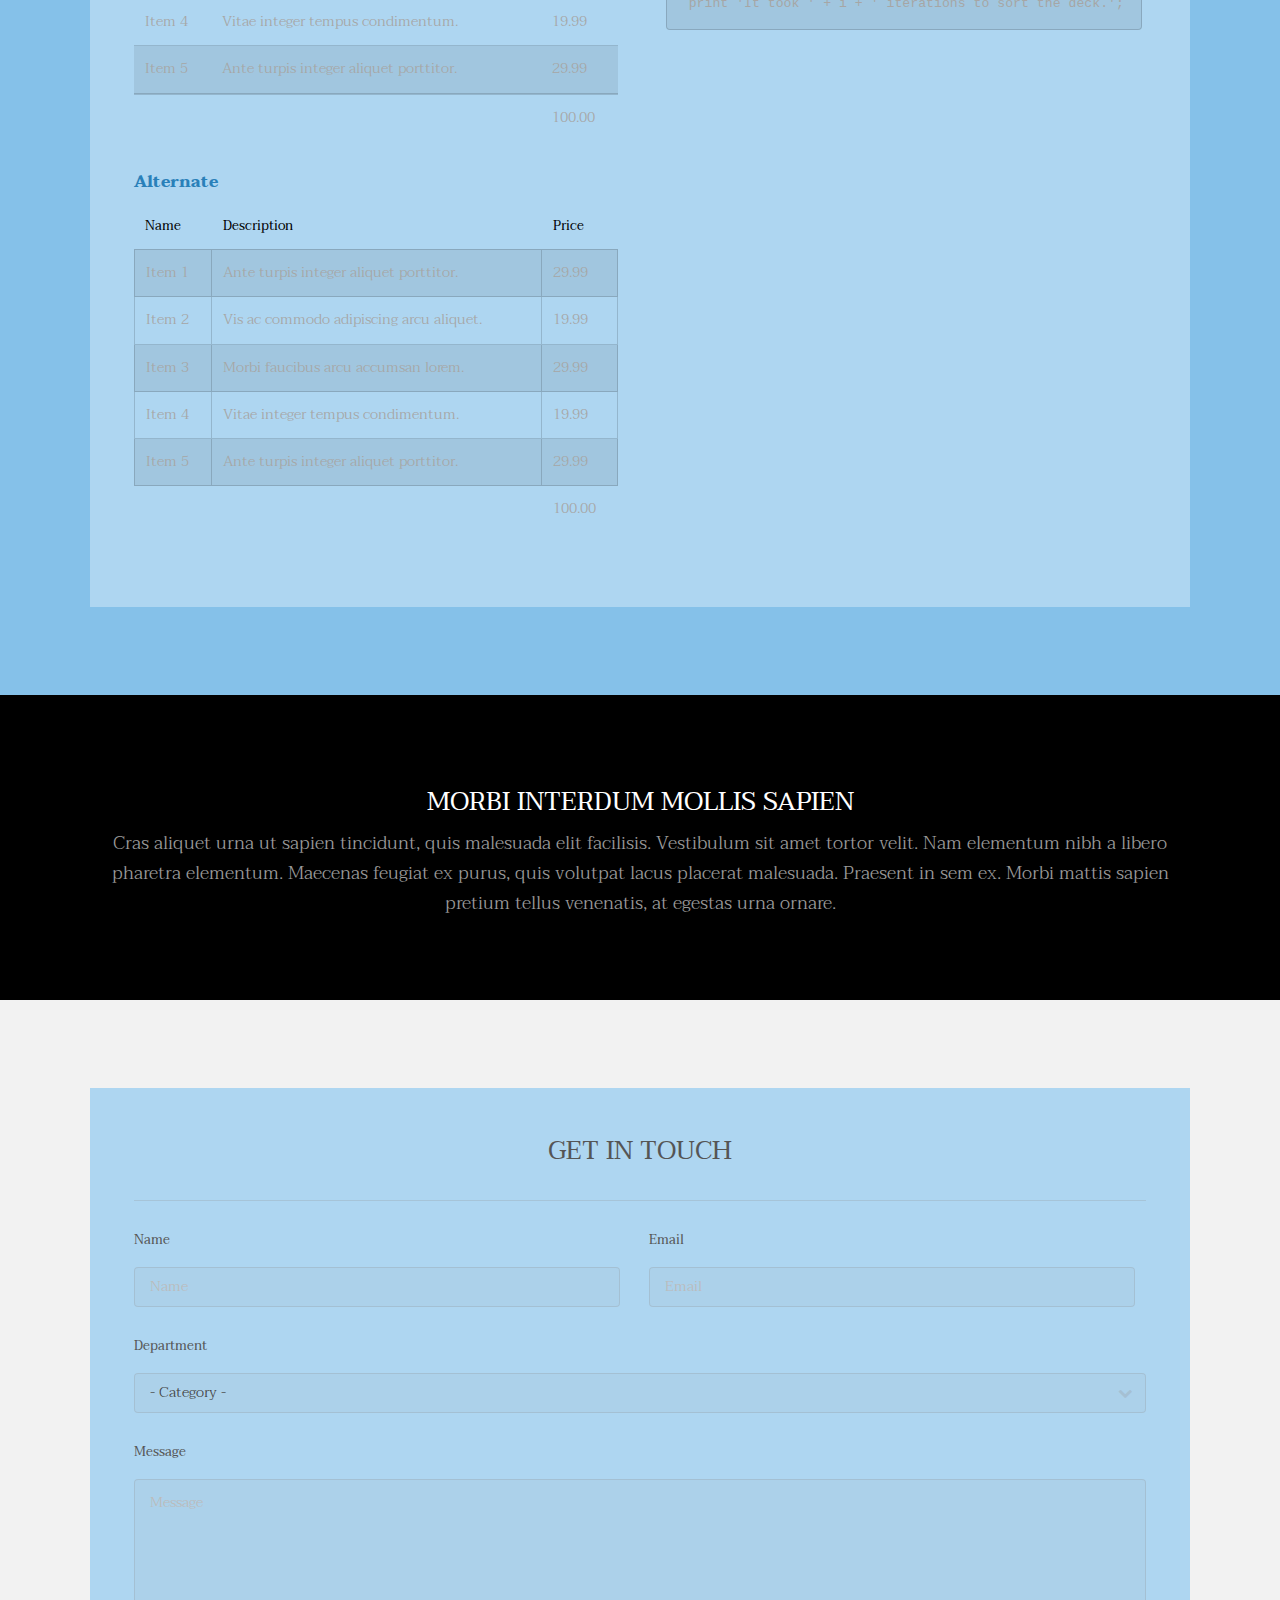
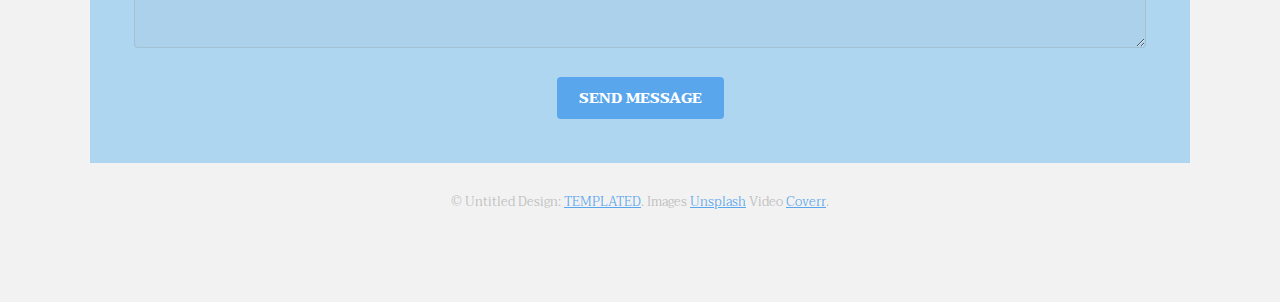
<file: subpage/elements.html>
<!DOCTYPE HTML>
<!--
	Transitive by TEMPLATED
	templated.co @templatedco
	Released for free under the Creative Commons Attribution 3.0 license (templated.co/license)
-->
<html>
	<head>
		<title>Elements - Transitive by TEMPLATED</title>
		<meta charset="utf-8" />
		<meta name="viewport" content="width=device-width, initial-scale=1" />
		<link rel="stylesheet" href="assets/css/main.css" />
	</head>
	<body class="subpage">

		<!-- Header -->
			<header id="header">
				<div class="logo"><a href="index.html">Transitive <span>by TEMPLATED</span></a></div>
				<a href="#menu" class="toggle"><span>Menu</span></a>
			</header>

		<!-- Nav -->
			<nav id="menu">
				<ul class="links">
					<li><a href="index.html">Home</a></li>
					<li><a href="generic.html">Generic</a></li>
					<li><a href="elements.html">Elements</a></li>
				</ul>
			</nav>

		<!-- One -->
			<section id="one" class="wrapper style2">
				<div class="inner">
					<div class="box">
					<div class="content">

					<!-- Elements -->
						<h2 id="elements">Elements</h2>
						<div class="row 200%">
							<div class="6u 12u$(medium)">

								<!-- Text stuff -->
									<h3>Text</h3>
									<p>This is <b>bold</b> and this is <strong>strong</strong>. This is <i>italic</i> and this is <em>emphasized</em>.
									This is <sup>superscript</sup> text and this is <sub>subscript</sub> text.
									This is <u>underlined</u> and this is code: <code>for (;;) { ... }</code>.
									Finally, this is a <a href="#">link</a>.</p>
									<hr />
									<h2>Heading Level 2</h2>
									<h3>Heading Level 3</h3>
									<h4>Heading Level 4</h4>
									<h5>Heading Level 5</h5>
									<h6>Heading Level 6</h6>
									<hr />
									<header>
										<h2>Heading with a Subtitle</h2>
										<p>Lorem ipsum dolor sit amet nullam id egestas urna aliquam</p>
									</header>
									<p>Nunc lacinia ante nunc ac lobortis. Interdum adipiscing gravida odio porttitor sem non mi integer non faucibus ornare mi ut ante amet placerat aliquet. Volutpat eu sed ante lacinia sapien lorem accumsan varius montes viverra nibh in adipiscing blandit tempus accumsan.</p>
									<header>
										<h3>Heading with a Subtitle</h3>
										<p>Lorem ipsum dolor sit amet nullam id egestas urna aliquam</p>
									</header>
									<p>Nunc lacinia ante nunc ac lobortis. Interdum adipiscing gravida odio porttitor sem non mi integer non faucibus ornare mi ut ante amet placerat aliquet. Volutpat eu sed ante lacinia sapien lorem accumsan varius montes viverra nibh in adipiscing blandit tempus accumsan.</p>
									<header>
										<h4>Heading with a Subtitle</h4>
										<p>Lorem ipsum dolor sit amet nullam id egestas urna aliquam</p>
									</header>
									<p>Nunc lacinia ante nunc ac lobortis. Interdum adipiscing gravida odio porttitor sem non mi integer non faucibus ornare mi ut ante amet placerat aliquet. Volutpat eu sed ante lacinia sapien lorem accumsan varius montes viverra nibh in adipiscing blandit tempus accumsan.</p>

								<!-- Lists -->
									<h3>Lists</h3>
									<div class="row">
										<div class="6u 12u$(small)">

											<h4>Unordered</h4>
											<ul>
												<li>Dolor pulvinar etiam magna etiam.</li>
												<li>Sagittis adipiscing lorem eleifend.</li>
												<li>Felis enim feugiat dolore viverra.</li>
											</ul>

											<h4>Alternate</h4>
											<ul class="alt">
												<li>Dolor pulvinar etiam magna etiam.</li>
												<li>Sagittis adipiscing lorem eleifend.</li>
												<li>Felis enim feugiat dolore viverra.</li>
											</ul>

										</div>
										<div class="6u$ 12u$(small)">

											<h4>Ordered</h4>
											<ol>
												<li>Dolor pulvinar etiam magna etiam.</li>
												<li>Etiam vel felis at lorem sed viverra.</li>
												<li>Felis enim feugiat dolore viverra.</li>
												<li>Dolor pulvinar etiam magna etiam.</li>
												<li>Etiam vel felis at lorem sed viverra.</li>
												<li>Felis enim feugiat dolore viverra.</li>
											</ol>

											<h4>Icons</h4>
											<ul class="icons">
												<li><a href="#" class="icon fa-twitter"><span class="label">Twitter</span></a></li>
												<li><a href="#" class="icon fa-facebook"><span class="label">Facebook</span></a></li>
												<li><a href="#" class="icon fa-instagram"><span class="label">Instagram</span></a></li>
												<li><a href="#" class="icon fa-github"><span class="label">Github</span></a></li>
												<li><a href="#" class="icon fa-dribbble"><span class="label">Dribbble</span></a></li>
												<li><a href="#" class="icon fa-tumblr"><span class="label">Tumblr</span></a></li>
											</ul>

										</div>
									</div>
									<h4>Definition</h4>
									<dl>
										<dt>Item 1</dt>
										<dd>
											<p>Lorem ipsum dolor vestibulum ante ipsum primis in faucibus vestibulum. Blandit adipiscing eu felis iaculis volutpat ac adipiscing accumsan eu faucibus. Integer ac pellentesque praesent.</p>
										</dd>
										<dt>Item 2</dt>
										<dd>
											<p>Lorem ipsum dolor vestibulum ante ipsum primis in faucibus vestibulum. Blandit adipiscing eu felis iaculis volutpat ac adipiscing accumsan eu faucibus. Integer ac pellentesque praesent.</p>
										</dd>
										<dt>Item 3</dt>
										<dd>
											<p>Lorem ipsum dolor vestibulum ante ipsum primis in faucibus vestibulum. Blandit adipiscing eu felis iaculis volutpat ac adipiscing accumsan eu faucibus. Integer ac pellentesque praesent.</p>
										</dd>
									</dl>

									<h4>Actions</h4>
									<ul class="actions">
										<li><a href="#" class="button special">Default</a></li>
										<li><a href="#" class="button">Default</a></li>
										<li><a href="#" class="button alt">Default</a></li>
									</ul>
									<ul class="actions small">
										<li><a href="#" class="button special small">Small</a></li>
										<li><a href="#" class="button small">Small</a></li>
										<li><a href="#" class="button alt small">Small</a></li>
									</ul>
									<div class="row">
										<div class="3u 12u$(small)">
											<ul class="actions vertical">
												<li><a href="#" class="button special">Default</a></li>
												<li><a href="#" class="button">Default</a></li>
												<li><a href="#" class="button alt">Default</a></li>
											</ul>
										</div>
										<div class="3u 12u$(small)">
											<ul class="actions vertical small">
												<li><a href="#" class="button special small">Small</a></li>
												<li><a href="#" class="button small">Small</a></li>
												<li><a href="#" class="button alt small">Small</a></li>
											</ul>
										</div>
										<div class="3u 12u$(small)">
											<ul class="actions vertical">
												<li><a href="#" class="button special fit">Default</a></li>
												<li><a href="#" class="button fit">Default</a></li>
												<li><a href="#" class="button alt fit">Default</a></li>
											</ul>
										</div>
										<div class="3u$ 12u$(small)">
											<ul class="actions vertical small">
												<li><a href="#" class="button special small fit">Small</a></li>
												<li><a href="#" class="button small fit">Small</a></li>
												<li><a href="#" class="button alt small fit">Small</a></li>
											</ul>
										</div>
									</div>

								<!-- Blockquote -->
									<h3>Blockquote</h3>
									<blockquote>Fringilla nisl. Donec accumsan interdum nisi, quis tincidunt felis sagittis eget tempus euismod. Vestibulum ante ipsum primis in faucibus vestibulum. Blandit adipiscing eu felis iaculis volutpat ac adipiscing accumsan faucibus. Vestibulum ante ipsum primis in faucibus vestibulum. Blandit adipiscing eu felis.</blockquote>

								<!-- Table -->
									<h3>Table</h3>

									<h4>Default</h4>
									<div class="table-wrapper">
										<table>
											<thead>
												<tr>
													<th>Name</th>
													<th>Description</th>
													<th>Price</th>
												</tr>
											</thead>
											<tbody>
												<tr>
													<td>Item 1</td>
													<td>Ante turpis integer aliquet porttitor.</td>
													<td>29.99</td>
												</tr>
												<tr>
													<td>Item 2</td>
													<td>Vis ac commodo adipiscing arcu aliquet.</td>
													<td>19.99</td>
												</tr>
												<tr>
													<td>Item 3</td>
													<td> Morbi faucibus arcu accumsan lorem.</td>
													<td>29.99</td>
												</tr>
												<tr>
													<td>Item 4</td>
													<td>Vitae integer tempus condimentum.</td>
													<td>19.99</td>
												</tr>
												<tr>
													<td>Item 5</td>
													<td>Ante turpis integer aliquet porttitor.</td>
													<td>29.99</td>
												</tr>
											</tbody>
											<tfoot>
												<tr>
													<td colspan="2"></td>
													<td>100.00</td>
												</tr>
											</tfoot>
										</table>
									</div>

									<h4>Alternate</h4>
									<div class="table-wrapper">
										<table class="alt">
											<thead>
												<tr>
													<th>Name</th>
													<th>Description</th>
													<th>Price</th>
												</tr>
											</thead>
											<tbody>
												<tr>
													<td>Item 1</td>
													<td>Ante turpis integer aliquet porttitor.</td>
													<td>29.99</td>
												</tr>
												<tr>
													<td>Item 2</td>
													<td>Vis ac commodo adipiscing arcu aliquet.</td>
													<td>19.99</td>
												</tr>
												<tr>
													<td>Item 3</td>
													<td> Morbi faucibus arcu accumsan lorem.</td>
													<td>29.99</td>
												</tr>
												<tr>
													<td>Item 4</td>
													<td>Vitae integer tempus condimentum.</td>
													<td>19.99</td>
												</tr>
												<tr>
													<td>Item 5</td>
													<td>Ante turpis integer aliquet porttitor.</td>
													<td>29.99</td>
												</tr>
											</tbody>
											<tfoot>
												<tr>
													<td colspan="2"></td>
													<td>100.00</td>
												</tr>
											</tfoot>
										</table>
									</div>

							</div>
							<div class="6u$ 12u$(medium)">

								<!-- Buttons -->
									<h3>Buttons</h3>
									<ul class="actions">
										<li><a href="#" class="button special">Special</a></li>
										<li><a href="#" class="button">Default</a></li>
										<li><a href="#" class="button alt">Alternate</a></li>
									</ul>
									<ul class="actions">
										<li><a href="#" class="button special big">Big</a></li>
										<li><a href="#" class="button">Default</a></li>
										<li><a href="#" class="button alt small">Small</a></li>
									</ul>
									<ul class="actions fit">
										<li><a href="#" class="button special fit">Fit</a></li>
										<li><a href="#" class="button fit">Fit</a></li>
										<li><a href="#" class="button alt fit">Fit</a></li>
									</ul>
									<ul class="actions fit small">
										<li><a href="#" class="button special fit small">Fit + Small</a></li>
										<li><a href="#" class="button fit small">Fit + Small</a></li>
										<li><a href="#" class="button alt fit small">Fit + Small</a></li>
									</ul>
									<ul class="actions">
										<li><a href="#" class="button special icon fa-search">Icon</a></li>
										<li><a href="#" class="button icon fa-download">Icon</a></li>
										<li><a href="#" class="button alt icon fa-check">Icon</a></li>
									</ul>
									<ul class="actions">
										<li><span class="button special disabled">Special</span></li>
										<li><span class="button disabled">Default</span></li>
										<li><span class="button alt disabled">Alternate</span></li>
									</ul>

								<!-- Form -->
									<h3>Form</h3>

									<form method="post" action="#">
										<div class="row uniform">
											<div class="6u 12u$(xsmall)">
												<input type="text" name="demo-name" id="demo-name" value="" placeholder="Name" />
											</div>
											<div class="6u$ 12u$(xsmall)">
												<input type="email" name="demo-email" id="demo-email" value="" placeholder="Email" />
											</div>
											<!-- Break -->
											<div class="12u$">
												<div class="select-wrapper">
													<select name="demo-category" id="demo-category">
														<option value="">- Category -</option>
														<option value="1">Manufacturing</option>
														<option value="1">Shipping</option>
														<option value="1">Administration</option>
														<option value="1">Human Resources</option>
													</select>
												</div>
											</div>
											<!-- Break -->
											<div class="4u 12u$(small)">
												<input type="radio" id="demo-priority-low" name="demo-priority" checked>
												<label for="demo-priority-low">Low Priority</label>
											</div>
											<div class="4u 12u$(small)">
												<input type="radio" id="demo-priority-normal" name="demo-priority">
												<label for="demo-priority-normal">Normal Priority</label>
											</div>
											<div class="4u$ 12u$(small)">
												<input type="radio" id="demo-priority-high" name="demo-priority">
												<label for="demo-priority-high">High Priority</label>
											</div>
											<!-- Break -->
											<div class="6u 12u$(small)">
												<input type="checkbox" id="demo-copy" name="demo-copy">
												<label for="demo-copy">Email me a copy of this message</label>
											</div>
											<div class="6u$ 12u$(small)">
												<input type="checkbox" id="demo-human" name="demo-human" checked>
												<label for="demo-human">I am a human and not a robot</label>
											</div>
											<!-- Break -->
											<div class="12u$">
												<textarea name="demo-message" id="demo-message" placeholder="Enter your message" rows="6"></textarea>
											</div>
											<!-- Break -->
											<div class="12u$">
												<ul class="actions">
													<li><input type="submit" value="Send Message" /></li>
													<li><input type="reset" value="Reset" class="alt" /></li>
												</ul>
											</div>
										</div>
									</form>

									<hr />

									<form method="post" action="#">
										<div class="row uniform">
											<div class="9u 12u$(small)">
												<input type="text" name="query" id="query" value="" placeholder="Query" />
											</div>
											<div class="3u$ 12u$(small)">
												<input type="submit" value="Search" class="fit" />
											</div>
										</div>
									</form>

								<!-- Image -->
									<h3>Image</h3>

									<h4>Fit</h4>
									<span class="image fit"><img src="images/pic01.jpg" alt="" /></span>
									<div class="box alt">
										<div class="row 50% uniform">
											<div class="4u"><span class="image fit"><img src="images/pic01.jpg" alt="" /></span></div>
											<div class="4u"><span class="image fit"><img src="images/pic01.jpg" alt="" /></span></div>
											<div class="4u$"><span class="image fit"><img src="images/pic01.jpg" alt="" /></span></div>
											<!-- Break -->
											<div class="4u"><span class="image fit"><img src="images/pic01.jpg" alt="" /></span></div>
											<div class="4u"><span class="image fit"><img src="images/pic01.jpg" alt="" /></span></div>
											<div class="4u$"><span class="image fit"><img src="images/pic01.jpg" alt="" /></span></div>
											<!-- Break -->
											<div class="4u"><span class="image fit"><img src="images/pic01.jpg" alt="" /></span></div>
											<div class="4u"><span class="image fit"><img src="images/pic01.jpg" alt="" /></span></div>
											<div class="4u$"><span class="image fit"><img src="images/pic01.jpg" alt="" /></span></div>
										</div>
									</div>

									<h4>Left &amp; Right</h4>
									<p><span class="image left"><img src="images/pic02.jpg" alt="" /></span>Lorem ipsum dolor sit accumsan interdum nisi, quis tincidunt felis sagittis eget. tempus euismod. Vestibulum ante ipsum primis in faucibus vestibulum. Blandit adipiscing eu felis iaculis volutpat ac adipiscing accumsan eu faucibus. Integer ac pellentesque praesent tincidunt felis sagittis eget. tempus euismod. Vestibulum ante ipsum primis sagittis eget. tempus euismod. Vestibulum ante ipsum primis in faucibus vestibulum. Blandit adipiscing eu felis iaculis volutpat ac adipiscing accumsan eu faucibus. Integer ac pellentesque praesent tincidunt felis sagittis eget. tempus euismod. Vestibulum ante ipsum primis in faucibus vestibulum. Blandit adipiscing eu felis iaculis volutpat ac adipiscing accumsan eu faucibus. Integer ac pellentesque praesent. Vestibulum ante ipsum primis in faucibus magna blandit adipiscing eu felis iaculis volutpat lorem ipsum dolor sit amet dolor consequat.</p>
									<p><span class="image right"><img src="images/pic02.jpg" alt="" /></span>Lorem ipsum dolor sit accumsan interdum nisi, quis tincidunt felis sagittis eget. tempus euismod. Vestibulum ante ipsum primis in faucibus vestibulum. Blandit adipiscing eu felis iaculis volutpat ac adipiscing accumsan eu faucibus. Integer ac pellentesque praesent tincidunt felis sagittis eget. tempus euismod. Vestibulum ante ipsum primis sagittis eget. tempus euismod. Vestibulum ante ipsum primis in faucibus vestibulum. Blandit adipiscing eu felis iaculis volutpat ac adipiscing accumsan eu faucibus. Integer ac pellentesque praesent tincidunt felis sagittis eget. tempus euismod. Vestibulum ante ipsum primis in faucibus vestibulum. Blandit adipiscing eu felis iaculis volutpat ac adipiscing accumsan eu faucibus. Integer ac pellentesque praesent. Vestibulum ante ipsum primis in faucibus magna blandit adipiscing eu felis iaculis volutpat lorem ipsum dolor sit amet dolor consequat.</p>

								<!-- Box -->
									<h3>Box</h3>
									<div class="box">
										<p>Felis sagittis eget tempus primis in faucibus vestibulum. Blandit adipiscing eu felis iaculis volutpat ac adipiscing accumsan eu faucibus. Integer ac pellentesque praesent tincidunt felis sagittis eget. tempus euismod. Magna sed etiam ante ipsum primis in faucibus vestibulum. Blandit adipiscing eu ipsum primis in faucibus vestibulum. Blandit adipiscing eu felis iaculis volutpat ac adipiscing accumsan eu faucibus lorem ipsum dolor sit amet nullam.</p>
									</div>

								<!-- Preformatted Code -->
									<h3>Preformatted</h3>
									<pre><code>i = 0;

while (!deck.isInOrder()) {
    print 'Iteration ' + i;
    deck.shuffle();
    i++;
}

print 'It took ' + i + ' iterations to sort the deck.';
</code></pre>

							</div>
						</div>
						</div>
					</div>
				</div>
			</section>

		<!-- Four -->
			<section id="four" class="wrapper style3">
				<div class="inner">

					<header class="align-center">
						<h2>Morbi interdum mollis sapien</h2>
						<p>Cras aliquet urna ut sapien tincidunt, quis malesuada elit facilisis. Vestibulum sit amet tortor velit. Nam elementum nibh a libero pharetra elementum. Maecenas feugiat ex purus, quis volutpat lacus placerat malesuada. Praesent in sem ex. Morbi mattis sapien pretium tellus venenatis, at egestas urna ornare.</p>
					</header>

				</div>
			</section>

		<!-- Footer -->
			<footer id="footer" class="wrapper">
				<div class="inner">
					<section>
						<div class="box">
							<div class="content">
								<h2 class="align-center">Get in Touch</h2>
								<hr />
								<form action="#" method="post">
									<div class="field half first">
										<label for="name">Name</label>
										<input name="name" id="name" type="text" placeholder="Name">
									</div>
									<div class="field half">
										<label for="email">Email</label>
										<input name="email" id="email" type="email" placeholder="Email">
									</div>
									<div class="field">
										<label for="dept">Department</label>
										<div class="select-wrapper">
											<select name="dept" id="dept">
												<option value="">- Category -</option>
												<option value="1">Manufacturing</option>
												<option value="1">Shipping</option>
												<option value="1">Administration</option>
												<option value="1">Human Resources</option>
											</select>
										</div>
									</div>
									<div class="field">
										<label for="message">Message</label>
										<textarea name="message" id="message" rows="6" placeholder="Message"></textarea>
									</div>
									<ul class="actions align-center">
										<li><input value="Send Message" class="button special" type="submit"></li>
									</ul>
								</form>
							</div>
						</div>
					</section>
					<div class="copyright">
						&copy; Untitled Design: <a href="https://templated.co/">TEMPLATED</a>. Images <a href="https://unsplash.com/">Unsplash</a> Video <a href="http://coverr.co/">Coverr</a>.
					</div>
				</div>
			</footer>

		<!-- Scripts -->
			<script src="assets/js/jquery.min.js"></script>
			<script src="assets/js/jquery.scrolly.min.js"></script>
			<script src="assets/js/jquery.scrollex.min.js"></script>
			<script src="assets/js/skel.min.js"></script>
			<script src="assets/js/util.js"></script>
			<script src="assets/js/main.js"></script>

	</body>
</html>
</file>
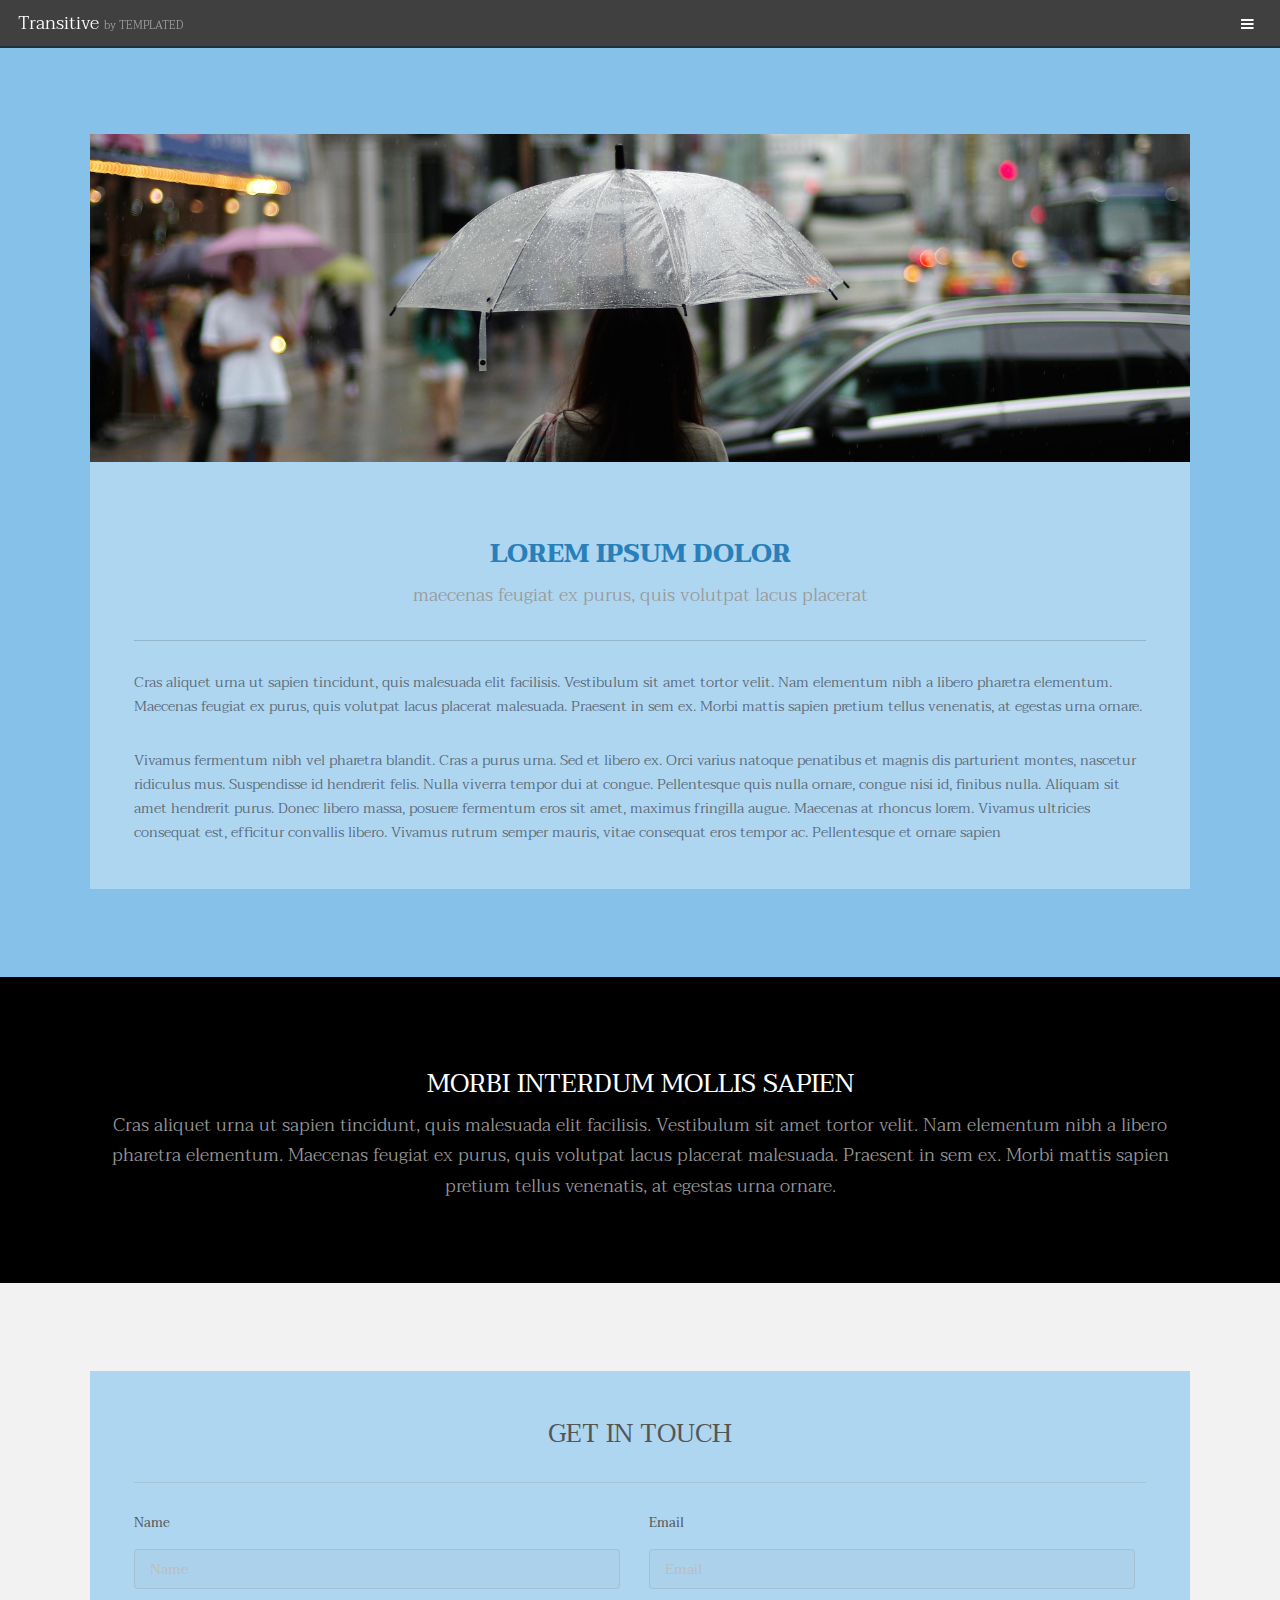
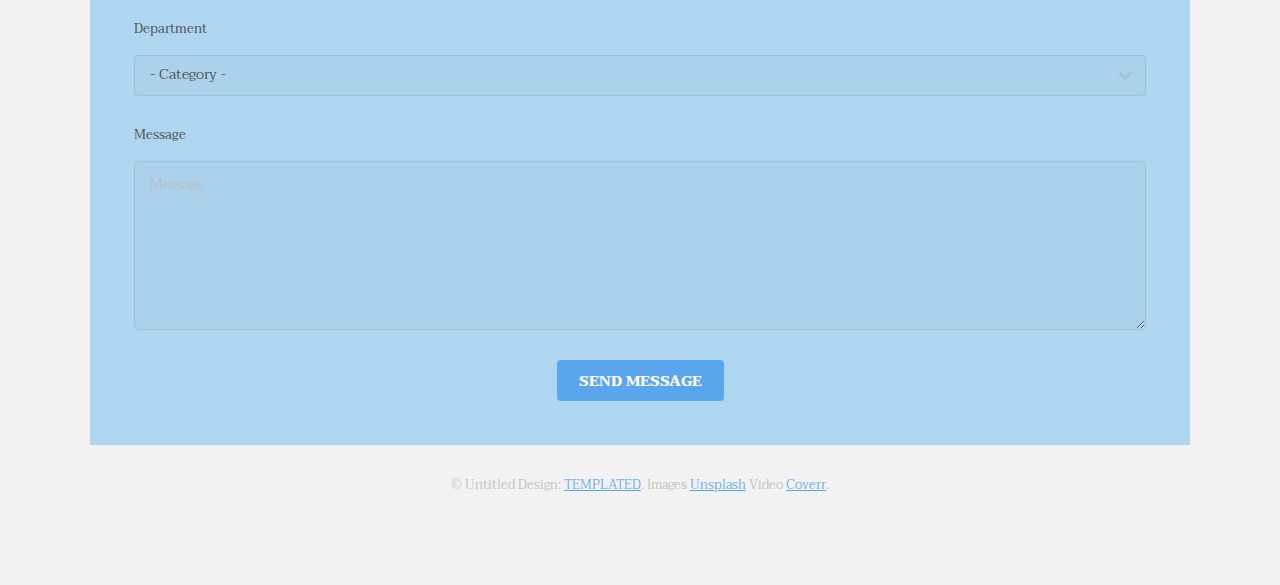
<file: subpage/generic.html>
<!DOCTYPE HTML>
<!--
	Transitive by TEMPLATED
	templated.co @templatedco
	Released for free under the Creative Commons Attribution 3.0 license (templated.co/license)
-->
<html>
	<head>
		<title>Generic - Transitive by TEMPLATED</title>
		<meta charset="utf-8" />
		<meta name="viewport" content="width=device-width, initial-scale=1" />
		<link rel="stylesheet" href="assets/css/main.css" />
	</head>
	<body class="subpage">

		<!-- Header -->
			<header id="header">
				<div class="logo"><a href="index.html">Transitive <span>by TEMPLATED</span></a></div>
				<a href="#menu" class="toggle"><span>Menu</span></a>
			</header>

		<!-- Nav -->
			<nav id="menu">
				<ul class="links">
					<li><a href="index.html">Home</a></li>
					<li><a href="generic.html">Generic</a></li>
					<li><a href="elements.html">Elements</a></li>
				</ul>
			</nav>

		<!-- One -->
			<section id="one" class="wrapper style2">
				<div class="inner">
					<div class="box">
						<div class="image fit">
							<img src="images/pic01.jpg" alt="" />
						</div>
						<div class="content">
							<header class="align-center">
								<h2>Lorem ipsum dolor</h2>
								<p>maecenas feugiat ex purus, quis volutpat lacus placerat</p>
							</header>
							<hr />
							<p> Cras aliquet urna ut sapien tincidunt, quis malesuada elit facilisis. Vestibulum sit amet tortor velit. Nam elementum nibh a libero pharetra elementum. Maecenas feugiat ex purus, quis volutpat lacus placerat malesuada. Praesent in sem ex. Morbi mattis sapien pretium tellus venenatis, at egestas urna ornare.</p>
							<p>Vivamus fermentum nibh vel pharetra blandit. Cras a purus urna. Sed et libero ex. Orci varius natoque penatibus et magnis dis parturient montes, nascetur ridiculus mus. Suspendisse id hendrerit felis. Nulla viverra tempor dui at congue. Pellentesque quis nulla ornare, congue nisi id, finibus nulla. Aliquam sit amet hendrerit purus. Donec libero massa, posuere fermentum eros sit amet, maximus fringilla augue. Maecenas at rhoncus lorem. Vivamus ultricies consequat est, efficitur convallis libero. Vivamus rutrum semper mauris, vitae consequat eros tempor ac. Pellentesque et ornare sapien</p>
						</div>
					</div>
				</div>
			</section>

		<!-- Four -->
			<section id="four" class="wrapper style3">
				<div class="inner">

					<header class="align-center">
						<h2>Morbi interdum mollis sapien</h2>
						<p>Cras aliquet urna ut sapien tincidunt, quis malesuada elit facilisis. Vestibulum sit amet tortor velit. Nam elementum nibh a libero pharetra elementum. Maecenas feugiat ex purus, quis volutpat lacus placerat malesuada. Praesent in sem ex. Morbi mattis sapien pretium tellus venenatis, at egestas urna ornare.</p>
					</header>

				</div>
			</section>

		<!-- Footer -->
			<footer id="footer" class="wrapper">
				<div class="inner">
					<section>
						<div class="box">
							<div class="content">
								<h2 class="align-center">Get in Touch</h2>
								<hr />
								<form action="#" method="post">
									<div class="field half first">
										<label for="name">Name</label>
										<input name="name" id="name" type="text" placeholder="Name">
									</div>
									<div class="field half">
										<label for="email">Email</label>
										<input name="email" id="email" type="email" placeholder="Email">
									</div>
									<div class="field">
										<label for="dept">Department</label>
										<div class="select-wrapper">
											<select name="dept" id="dept">
												<option value="">- Category -</option>
												<option value="1">Manufacturing</option>
												<option value="1">Shipping</option>
												<option value="1">Administration</option>
												<option value="1">Human Resources</option>
											</select>
										</div>
									</div>
									<div class="field">
										<label for="message">Message</label>
										<textarea name="message" id="message" rows="6" placeholder="Message"></textarea>
									</div>
									<ul class="actions align-center">
										<li><input value="Send Message" class="button special" type="submit"></li>
									</ul>
								</form>
							</div>
						</div>
					</section>
					<div class="copyright">
						&copy; Untitled Design: <a href="https://templated.co/">TEMPLATED</a>. Images <a href="https://unsplash.com/">Unsplash</a> Video <a href="http://coverr.co/">Coverr</a>.
					</div>
				</div>
			</footer>

		<!-- Scripts -->
			<script src="assets/js/jquery.min.js"></script>
			<script src="assets/js/jquery.scrolly.min.js"></script>
			<script src="assets/js/jquery.scrollex.min.js"></script>
			<script src="assets/js/skel.min.js"></script>
			<script src="assets/js/util.js"></script>
			<script src="assets/js/main.js"></script>

	</body>
</html>
</file>
<file: assets/css/datepicker.css>
/*!
 * Datepicker v0.6.4
 * https://github.com/fengyuanchen/datepicker
 *
 * Copyright (c) 2014-2017 Chen Fengyuan
 * Released under the MIT license
 *
 * Date: 2017-11-24T14:38:19.628Z
 */

.datepicker-container {
  background-color: #fff;
  direction: ltr;
  font-size: 12px;
  left: 0;
  line-height: 30px;
  position: fixed;
  top: 0;
  -ms-touch-action: none;
  touch-action: none;
  -webkit-user-select: none;
  -moz-user-select: none;
  -ms-user-select: none;
  user-select: none;
  width: 210px;
  z-index: -1;
  -webkit-tap-highlight-color: transparent;
  -webkit-touch-callout: none;
}

.datepicker-container::before,
.datepicker-container::after {
  border: 5px solid transparent;
  content: " ";
  display: block;
  height: 0;
  position: absolute;
  width: 0;
}

.datepicker-dropdown {
  border: 1px solid #ccc;
  -webkit-box-shadow: 0 3px 6px #ccc;
  box-shadow: 0 3px 6px #ccc;
  -webkit-box-sizing: content-box;
  box-sizing: content-box;
  position: absolute;
  z-index: 1;
}

.datepicker-inline {
  position: static;
}

.datepicker-top-left,
.datepicker-top-right {
  border-top-color: #39f;
}

.datepicker-top-left::before,
.datepicker-top-left::after,
.datepicker-top-right::before,
.datepicker-top-right::after {
  border-top: 0;
  left: 10px;
  top: -5px;
}

.datepicker-top-left::before,
.datepicker-top-right::before {
  border-bottom-color: #39f;
}

.datepicker-top-left::after,
.datepicker-top-right::after {
  border-bottom-color: #fff;
  top: -4px;
}

.datepicker-bottom-left,
.datepicker-bottom-right {
  border-bottom-color: #39f;
}

.datepicker-bottom-left::before,
.datepicker-bottom-left::after,
.datepicker-bottom-right::before,
.datepicker-bottom-right::after {
  border-bottom: 0;
  bottom: -5px;
  left: 10px;
}

.datepicker-bottom-left::before,
.datepicker-bottom-right::before {
  border-top-color: #39f;
}

.datepicker-bottom-left::after,
.datepicker-bottom-right::after {
  border-top-color: #fff;
  bottom: -4px;
}

.datepicker-top-right::before,
.datepicker-top-right::after,
.datepicker-bottom-right::before,
.datepicker-bottom-right::after {
  left: auto;
  right: 10px;
}

.datepicker-panel > ul {
  margin: 0;
  padding: 0;
  width: 102%;
}

.datepicker-panel > ul::before,
.datepicker-panel > ul::after {
  content: " ";
  display: table;
}

.datepicker-panel > ul::after {
  clear: both;
}

.datepicker-panel > ul > li {
  background-color: #fff;
  cursor: pointer;
  float: left;
  height: 30px;
  list-style: none;
  margin: 0;
  padding: 0;
  text-align: center;
  width: 30px;
}

.datepicker-panel > ul > li:hover {
  background-color: rgb(229, 242, 255);
}

.datepicker-panel > ul > li.muted,
.datepicker-panel > ul > li.muted:hover {
  color: #999;
}

.datepicker-panel > ul > li.highlighted {
  background-color: rgb(229, 242, 255);
}

.datepicker-panel > ul > li.highlighted:hover {
  background-color: rgb(204, 229, 255);
}

.datepicker-panel > ul > li.picked,
.datepicker-panel > ul > li.picked:hover {
  color: #39f;
}

.datepicker-panel > ul > li.disabled,
.datepicker-panel > ul > li.disabled:hover {
  background-color: #fff;
  color: #ccc;
  cursor: default;
}

.datepicker-panel > ul > li.disabled.highlighted,
.datepicker-panel > ul > li.disabled:hover.highlighted {
  background-color: rgb(229, 242, 255);
}

.datepicker-panel > ul > li[data-view="years prev"],
.datepicker-panel > ul > li[data-view="year prev"],
.datepicker-panel > ul > li[data-view="month prev"],
.datepicker-panel > ul > li[data-view="years next"],
.datepicker-panel > ul > li[data-view="year next"],
.datepicker-panel > ul > li[data-view="month next"],
.datepicker-panel > ul > li[data-view="next"] {
  font-size: 18px;
}

.datepicker-panel > ul > li[data-view="years current"],
.datepicker-panel > ul > li[data-view="year current"],
.datepicker-panel > ul > li[data-view="month current"] {
  width: 150px;
}

.datepicker-panel > ul[data-view="years"] > li,
.datepicker-panel > ul[data-view="months"] > li {
  height: 52.5px;
  line-height: 52.5px;
  width: 52.5px;
}

.datepicker-panel > ul[data-view="week"] > li,
.datepicker-panel > ul[data-view="week"] > li:hover {
  background-color: #fff;
  cursor: default;
}

.datepicker-hide {
  display: none;
}
</file>
<file: assets/css/style.css>
/*==================================
* Author        : "ThemeSine"
* Template Name : Travel
* Version       : 1.0
==================================== */

/*==================================

font-family: 'Poppins', sans-serif;

==================================== */

/*=========== TABLE OF CONTENTS ===========

1.  General css (Reset code)
2. 	Header
3. 	About
5.  Travel-box
5.  Service
6.  Gallery
7.  Discount-offer
8.  Packages
9.  Testemonial
10. Special Offer
11. Blog
12. Subscribe
13. Footer-copyright
===========*/

/*-------------------------------------
		1.General css (Reset code)
--------------------------------------*/
*{
    padding: 0;
    margin: 0;
}

*{

	-webkit-box-sizing:border-box;
	-moz-box-sizing:border-box;
	-o-box-sizing:border-box;
	-ms-box-sizing:border-box;
	box-sizing:border-box;

}

body{
    position: relative;
	font-size:14px;
	color: #222222;
	background: #fff;
	font-family: 'Poppins', sans-serif;
    max-width:1920px;
    margin:0 auto;
	overflow-x:hidden;

}



a,a:hover,a:active,a:focus {

	display:inline-block;
	text-decoration:none;
	font-size:13px;
	padding:0;
    margin:0;

}

h1,h2,h3,h4,h5,h6 {

	margin: 0;
	color:#222222;
	text-transform: capitalize;

}

p {

	margin: 0;
	color:#666666;
	font-size:14px;

}

img{	border:none;max-width:100%; height:auto;}

ul{

	padding: 0;
    margin: 0;
    list-style: none;

}

ul li {

	list-style: none;



}

select,input,textarea,button{box-shadow:none;outline:0!important;}





html,body{

    height: 100%;
    z-index: 2;

}


[placeholder]:focus::-webkit-input-placeholder {

  -webkit-transition: opacity 0.3s 0.3s ease;
  -moz-transition: opacity 0.3s 0.3s ease;
  -ms-transition: opacity 0.3s 0.3s ease;
  -o-transition: opacity 0.3s 0.3s ease;
  transition: opacity 0.3s 0.3s ease;
  opacity: 0;

}



/*=============Style css=========*/

/*-------------------------------------
		2. Header
--------------------------------------*/
.nav-more ul{

  list-style-type: none;
    margin: 0;
    padding: 0;
}

.nav-more ul li a{

margin-left: 500px;
font-weight: bold;
font-size: 20px;
color: #5499C7;

}
.nav-more ul li a:hover{
  font-weight: bold;
  color: black;
}

.dropdown {
  position: relative;
  display: inline-block;
}

.dropdown-content a {
  color: black;
  padding: 12px 16px;
  text-decoration: none;
  display: block;
  font-weight: bold;
}

.dropdown-content {
  display: none;
  position: absolute;
  background-color: #85C1E9;
  min-width: 160px;
  box-shadow: 0px 8px 16px 0px rgba(0,0,0,0.2);
  z-index: 1;
}
.dropdown-content a:hover {background-color: #566573;}

.dropdown:hover .dropdown-content {display: block;}

.dropdown:hover .dropbtn {background-color: #3e8e41;}

.top-area {
    position: absolute;
    width: 100%;
}
.wrapper {
    position: relative;
    z-index: -1;
}
.header-area{
    position:relative;
    width: 100%;
}

/*.sticky-wrapper */
.sticky-wrapper {
    position: relative;
    z-index: 2;
    transition:.7s;
}
.is-sticky .header-area{

}
.is-sticky .header-area:after{
    position:absolute;
    content:'';
    background: rgba(77,78,84,1);
    height:100%;
    width:100%;
    top:0;
    left:0;
    z-index:-1;
    -webkit-transition:all 0.5s linear;
    -moz-transition:all 0.5s linear;
    -ms-transition:all 0.5s linear;
    -o-transition:all 0.5s linear;
    transition: all 0.5s linear;
}
.sticky-wrapper.is-sticky .main-menu .nav a:before{
    bottom: 17.6px;
}/*.sticky-wrapper */

/*.logo*/
.logo a, .logo a:hover, .logo a:focus{
    color: #fff;
    font-size:24px;
    font-family: 'Poppins', sans-serif;
    text-transform: capitalize;
    font-weight: 600;
    margin: 14px 0px 0;
    padding: 10px 0 0 0;
}
.logo a span{
    color: #00d8ff;
    text-transform: capitalize;
}

/*.logo*/

/*.main-menu*/
.main-menu {position:relative;}
.main-menu ul .nav .navbar-nav {
    text-align:right;
    float:none;
}
.main-menu .nav li {
    position:relative;
    padding: 16px 12px 0px;
    -webkit-transition:all 0.2s linear;
    -moz-transition:all 0.2s linear;
    -ms-transition:all 0.2s linear;
    -o-transition:all 0.2s linear;
    transition: all 0.2s linear;
}
.main-menu .nav li a{
    padding: 11px 0 29px;
    color: #fff;
    font-size: 16px;
    text-transform: capitalize;
    font-family: 'Poppins', sans-serif;
    font-weight:500;
    -webkit-transition: all 0.25s ease-in-out 0s;
    -moz-transition: all 0.25s ease-in-out 0s;
    -o-transition: all 0.25s ease-in-out 0s;
    transition: all 0.25s ease-in-out 0s;
}
.main-menu  .nav  li.active a,
.main-menu  .nav  li a:hover,
.main-menu .nav  li a:focus{
    color: #00d8ff;
    background-color:transparent;
}
.main-menu .nav a:before{
    position: absolute;
    content: "";
    width: 0px;
    height: 2px;
    bottom: -2.4px;
    left: 0;
    background: transparent;
    -webkit-transition: .3s ease-in-out;
    -ms-transition: .3s ease-in-out;
    -moz-transition: .3s ease-in-out;
    -o-transition: .3s ease-in-out;
    transition: .3s ease-in-out;

}
.main-menu .nav li.active  a:before,
.main-menu .nav a:hover:before{
    background: #00d8ff;
    width: 100%;
}

/*.main-menu*/

/* tooggle */
.main-menu .navbar-toggle {
    margin-top: 5px;
    border: 1px solid;
    font-size: 16px;
    float:left;
}
.main-menu .navbar-toggle {
    color: #00d8ff;
}
.main-menu .navbar-default .navbar-toggle:focus,
.main-menu .navbar-default .navbar-toggle:hover {
    background-color: transparent;
}


.home-border{
    border-top:2px solid #fff;
}

/*book-btn*/
.book-btn {
	background: #00d8ff;
    border: 1px solid #00d8ff;
    width: 120px;
    height: 40px;
    white-space: nowrap;
    text-align: center;
    color: #fff;
    font-size:14px;
    font-family: 'Poppins', sans-serif;
    text-transform: capitalize;
    border-radius: 5px;
    -webkit-transition: 0.5s ease-in-out;
    -moz-transition: 0.5s ease-in-out;
    -ms-transition: 0.5s ease-in-out;
    -o-transition: 0.5s ease-in-out;
    transition: 0.5s ease-in-out;
}
.book-btn:hover{
    color: #fff;
    background: #00d8d5;
    border: 1px solid #00d8d5;
}/*book-btn*/

/*-------------------------------------
		3. 	About
--------------------------------------*/
.about-us{
	display: flex;
    justify-content: center;
    align-items: center;
	position: relative;
	background: url(../../assets/pics/banner.jpg)no-repeat;
	background-size: cover;
	background-position: center;
	min-height: 1000px;
}
.about-us:before{
	position: absolute;
	content: "";
	top:0;
	left: 0;
	width: 100%;
	height: 100%;
	background: rgba(0,122,207,.4);
}

/*about-us-content*/
.about-us-content{
	margin: -175px 0 0 0;
}
.about-us h2 {
	color:#fff;
	font-size:84px;
	text-transform: inherit;
	max-width: 800px;
	font-weight: 600;
	line-height: 1.22;
}
.about-us h2 span{
	color:#2bdab5;
	margin-top: -11px;
}
.about-btn {
    margin-top: 39px;
    letter-spacing: 1.2px;
     -webkit-transition: 0.5s ease-in-out;
    -moz-transition: 0.5s ease-in-out;
    -ms-transition: 0.5s ease-in-out;
    -o-transition: 0.5s ease-in-out;
    transition: 0.5s ease-in-out;
}
.about-view {
	display: flex;
    justify-content: center;
    align-items: center;
    background: #00d8ff;
    border: 1px solid #00d8ff;
    width: 200px;
    height: 60px;
    white-space: nowrap;
    color: #fff;
    font-size:16px;
    font-family: 'Poppins', sans-serif;
    text-transform: uppercase;
    border-radius: 5px;
    box-shadow: 0 5px 20px rgba(14,15,18,.2);
    -webkit-transition: 0.5s ease-in-out;
    -moz-transition: 0.5s ease-in-out;
    -ms-transition: 0.5s ease-in-out;
    -o-transition: 0.5s ease-in-out;
    transition: 0.5s ease-in-out;
}
.about-btn:hover .about-view{
    color: #fff;
    background: #00d8d5;
    box-shadow: 0 5px 20px rgba(14,15,18,.7);
	border: 1px solid #00d8d5;
}
.travel-mrt-0{
    margin-top: 0px;
}
/*about-us-content*/

/*-------------------------------------
		4. 	Travel-box
--------------------------------------*/
.single-travel-boxes {
    margin-top: -125px;
    background: #fff;
}
.tab-para p {
    font-size: 24px;
}
/* .desc-tabs */
.desc-tabs {
    border: transparent;
    box-shadow: 0 10px 20px rgba(0,0,0,.1);
}
.desc-tabs .nav-tabs {
    display: inline-block;
    border-right: 1px solid #fff;
}

.desc-tabs .nav-tabs>li.active>a{
	color: #fff;
    background: #00d8ff;
    cursor: default;
    font-size: 20px;
    font-weight: 500;
    font-family: 'Poppins', sans-serif;
    text-transform: capitalize;
    -webkit-transition: .5s;
	-moz-transition:.5s;
	-ms-transition:.5s;
	-o-transition:.5s;
    transition: .5s;
}
.desc-tabs .nav-tabs>li.active>a:focus,
.desc-tabs .nav-tabs>li.active>a:hover {
    color: #565a5c;
    text-decoration: none;
}
.desc-tabs .nav-tabs>li>a{
	color: #fff;
    background: #00d8ff;
    cursor: default;
    font-size: 20px;
    font-weight: 500;
    font-family: 'Poppins', sans-serif;
    text-transform: capitalize;
    padding: 17px 40px 17px 46px;
    border: 0;
    -webkit-transition: .5s;
	-moz-transition:.5s;
	-ms-transition:.5s;
	-o-transition:.5s;
    transition: .5s;
}
.single-travel-boxes .nav>li>a:focus,
.single-travel-boxes .nav>li>a:hover {
	color: #565a5c;
	background: #fff;
	border: 0;
    text-decoration: none;
}
.desc-tabs .nav-tabs>li>a>i{
	padding-right: 6px;
}
/* .desc-tabs */



/*===ab-select-box===*/
.tab-para{
	padding: 43px 42px 24px;
}
.single-tab-select-box h2{
	color: #565a5c;
    font-size: 20px;
    font-weight: 500;
    font-family: 'Poppins', sans-serif;
    text-transform: capitalize;
    margin-bottom: 17px;
}
.travel-select-icon{
	position:relative;
}
.travel-select-icon:after{
	position: absolute;
    content: "\f107";
    right: 0px;
    top: 0;
    font-size: 18px;
    color: #aaa;
    background: #f9f9f9;
    font-family: "fontAwesome";
    pointer-events: none;
    border:1px solid #d7d7d7;
    border-bottom: transparent;
    padding: 10px;
}

.travel-check-icon{
    position: relative;
}
.travel-check-icon:after{
    position: absolute;
    content: "\f073";
    right: 0px;
    top: 0;
    font-size: 18px;
    color: #aaa;
    background: #f9f9f9;
    font-family: "fontAwesome";
    pointer-events: none;
    border:1px solid #d7d7d7;
    border-bottom: transparent;
    padding: 10px 8px;
}/*travel-select-icon*/

.travel-select-icon  select,.travel-check-icon  input {
	color:#aaa;
	font-size:14px;
	font-family: 'Poppins', sans-serif;
	text-transform: capitalize;
	height: 48px;
}/*select*/

.travel-select-icon .form-control,.travel-check-icon .form-control{
	-webkit-appearance:none;
	-moz-appearance:none;
	-o-appearance:none;
	-ms-appearance:none;
	appearance:none;
	outline:0!important;
	box-shadow:none;
	border:1px solid #d7d7d7;
	border-radius: 0px;
	margin-bottom: 20px;
}/*.travel-select-icon .form-control*/

/*.trip-circle*/
.trip-circle {
    display: flex;
    margin-bottom: 17px;
}
.single-trip-circle{
    display: flex;
}
.single-trip-circle:nth-child(2){
    display: flex;
    margin-left: 42px;
}
.single-trip-circle input[type="radio"] {
    display:none;
}
.single-trip-circle input[type="radio"] + label {
    color: #565a5c;
    font-size: 16px;
    font-weight: 500;
    font-family: 'Poppins', sans-serif;
    text-transform: capitalize;
    margin-bottom: 17px;
    margin-left:0px;
}
.single-trip-circle input[type="radio"] + label span.round-boarder{
    display:inline-block;
    width:15px;
    height:15px;
    margin:-1px 4px 0 0;
    vertical-align:middle;
    cursor:pointer;
    -moz-border-radius:  50%;
    border-radius:  50%;
}
.single-trip-circle input[type="radio"] + label span.round-boarder1{
    display:inline-block;
    width: 9px;
    height: 9px;
    margin: -13px 0px 0 1px;
    vertical-align:middle;
    cursor:pointer;
    -moz-border-radius:  50%;
    border-radius:  50%;
}
.single-trip-circle input[type="radio"] + label span.round-boarder{
    border:2px solid #aaa;
}

.single-trip-circle input[type="radio"] + label span.round-boarder1 {
    border:1px solid #fff;
    background-color:#fff;
}

.single-trip-circle input[type="radio"]:checked + label span.round-boarder1{
     background-color:#00d8ff;
}

.single-trip-circle input[type="radio"] + label span.round-boarder1,
.single-trip-circle input[type="radio"]:checked + label span.round-boarder1 {
  -webkit-transition:background-color 0.4s linear;
  -o-transition:background-color 0.4s linear;
  -moz-transition:background-color 0.4s linear;
  transition:background-color 0.4s linear;
}
/*.trip-circle*/


/* filter */
.travel-budget {
    margin-top: 38px;
}
.travel-budget h3{
	color: #565a5c;
    font-size: 20px;
    font-weight: 500;
    font-family: 'Poppins', sans-serif;
    text-transform: capitalize;
}
.price_filter{
	margin-top: 9px;
}
.price_filter .ui-slider.ui-slider-horizontal.ui-widget.ui-widget-content.ui-corner-all {
    background:  #d7d7d7;
    border: medium none;
    border-radius: 0;
    height: 6px;
	border: 1px solid #d7d7d7;
	border-radius: 5px;
}
.price_filter .ui-slider-handle.ui-state-default.ui-corner-all {
    background: #00d8ff none repeat scroll 0 0;
    border: 0px solid #00d8ff;
    border-radius:50%;
    height: 12px;
    width: 12px;
    outline: 0;
    cursor: pointer;
    z-index: 1;
}
.price_filter .ui-slider-range {background: #00d8ff none repeat scroll 0 0;}
.price_slider_amount > input[type="text"] {
    font-weight: 500;
    font-size: 14px;
    color: #aaa;
    letter-spacing: 5.5px;
    height: 40px;
    text-align: center;
    width: 280px;
    border: none !important;;
	font-family: 'Poppins', sans-serif;
}
.price_slider_amount label {
    font-weight: 500;
    font-size: 14px;
    color: #aaa;
	font-family: 'Poppins', sans-serif;
}
.price_slider_amount > input[type="text"]:focus {outline: 0}
.price_slider_amount > input[type="submit"] {outline: 0;}
.price_slider_amount {letter-spacing: 2px;}
.price_slider_amount > input[type="submit"] {
   	font-weight: 500;
    font-size: 14px;
    color: #aaa;
	font-family: 'Poppins', sans-serif;
}

/* .travel-btn */
.about-view.travel-btn{
	width: 180px;
	margin-right: 15px;
}

/*-------------------------------------
        5. Service
--------------------------------------*/
.service {
    position: relative;
    padding: 80px 0 54px;
}
/* single-ststistics-box */
.single-service-box {
    display: flex;
    margin-bottom:30px;
}
/* single-ststistics-box */
.service-content {
    max-width: 268px;
    margin-left: 7px;
    margin-top: 6px;
    margin:6px 0 30px 7px;

}
.service-content h2 a{
    color:#565a5c;
    font-size:16px;
    text-transform:capitalize;
    font-family: 'Poppins', sans-serif;
    font-weight: 500;
}
.service-content p{
    color:#aaa;
    font-size:14px;
    text-transform:inherit;
    font-family: 'Poppins', sans-serif;
    margin-top: 17px;
}

/*-------------------------------------
        6. Gallery
--------------------------------------*/
.gallery{
    background: #f9f9f9;
}
.gallery-details{
    margin-top:117px;
    margin-bottom:109px;
}
.gallery-content {
    margin-top:62px;
}

/* gallary-header  */
.gallary-header h2{
    position:relative;
    color:#565a5c;
    font-size:30px;
    font-weight:500;
    text-transform:capitalize;
    font-family: 'Poppins', sans-serif;
    padding-bottom:14px;
}
.gallary-header p{
    position:relative;
    color:#aaa;
    font-size:16px;
    font-family: 'Poppins', sans-serif;
    margin-top: 17px;
}
/* featured-header  */
.color-code{

  text-align: left;
  margin-bottom: 5px;
  display: block;

}

.color-code p{
  color: black;
  font-size: 15px;
  font-family: inherit;

}
.color-code h2{
  font-size: 17px;
  font-style: italic;
  font-family: inherit;
}
.color-code img{
  margin-left: 15px;
}

.color-code img yellow{
  margin-left: 100px;
}

/* ---- .item ---- */
.filtr-container .filtr-item {
    overflow:hidden;
    float: left;
    position:relative;
    margin-bottom: 30px;
    overflow:hidden;
}
/*.item img*/
.filtr-container .filtr-item img{
    width:100%;
    height:100%;
    transition:.5s;
    -webkit-transition: .5s;
    -moz-transition: .5s;
    -ms-transition: .5s;
    -o-transition: .5s;
    transition: .5s;
}
.filtr-container .filtr-item:hover  img{
    -webkit-transform:scale(1.5);
    -moz-transform:scale(1.5);
    -ms-transform:scale(1.5);
    -o-transform:scale(1.5);
    transform:scale(1.5);
}/*.item img*/



/*.item-title*/
.item-title{
    position: absolute;
    background:transparent;
    bottom: 40%;
    left: 120px;
    width: 170px;
    height: 60px;
    -webkit-transition:all 0.6s linear;
    -moz-transition:all 0.6s linear;
    -ms-transition:all 0.6s linear;
    -o-transition:all 0.6s linear;
    transition: all 0.6s linear;
}
.item-title a {
    color:#fff;
    font-size:24px;
    text-transform: capitalize;
    font-family: 'Poppins', sans-serif;
    font-weight: 500;
    margin-bottom: 3px;
    -webkit-transition:all 0.6s linear;
    -moz-transition:all 0.6s linear;
    -ms-transition:all 0.6s linear;
    -o-transition:all 0.6s linear;
    transition: all 0.6s linear;
}
.item-title p {
    color:#fff;
    font-size:16px;
    text-transform: capitalize;
    font-family: 'Poppins', sans-serif;
    -webkit-transition:all 0.6s linear;
    -moz-transition:all 0.6s linear;
    -ms-transition:all 0.6s linear;
    -o-transition:all 0.6s linear;
    transition: all 0.6s linear;
}
.item-title p span{
    padding-right: 30px;
}
.filtr-container .filtr-item:hover .item-title a,
.filtr-container .filtr-item:hover .item-title p{
    color:#2cdbb5;
}
/*.item-title*/


/*-------------------------------------
        7.  Discount-offer
--------------------------------------*/
.discount-offer {
    padding: 20px 0;
    position: relative;
    background: url(../../assets/pics/schedule.jpg)no-repeat center fixed;
    background-size: cover;
    z-index: 1;
}
.discount-offer:after,.subscribe:after {
    position: absolute;
    content: "";
    top: 0;
    left:0;
    width: 100%;
    height: 100%;
    background: rgba(0,122,207,.5);
    z-index: -1;
}

.dicount-offer-content h2{
    color:#fff;
    font-size:40px;
    font-family: 'Poppins', sans-serif;
    font-weight: 500;
    line-height: 1.4;
}

.dicount-offer-content p{
  color:#fff;
  font-size:20px;
  font-family: 'Poppins', sans-serif;
  font-weight: 500;
  line-height: 1.4;
}

/* campaign-timer */
.campaign-timer{
    background: rgba(50,55,63,.65);
    max-width: 555px;
    margin: 43px auto;
    padding:24px 0 30px;
    border-radius: 5px;
    box-shadow: 0 0 20px rgba(34,31,31,.2);
}
.camp {
    display: block;
    font-size: 14px;
    color: #fff;
    font-weight:600;
    font-family: 'Poppins', sans-serif;
    padding: 10px 0;
}
.time-after{
    position:relative;
}
.time-after:after{
    position:absolute;
    content:':';
    top:10px;
    right:-8px;
}
.time {
    display: inline-block;
    line-height: 1;
    padding: 10px 22px 0;
    font-weight: 500;
    font-size:48px;
    color: #fff;
    font-family: 'Poppins', sans-serif;
}/* campaign-timer */

/*.discount-offer-btn*/
.about-view.discount-offer-btn{
    color: #fff;
    max-width: 160px;
    margin: 0 auto;
}/*.discount-offer-btn*/

/*-------------------------------------
        8. Packages
--------------------------------------*/
.packages{
    padding:120px 0 90px;
}
.packages-content{
    margin-top:65px;
}
/*single-package-item */
.single-package-item{
    margin-bottom: 30px;
    padding-bottom: 20px;
    box-shadow: 0 0 20px rgba(0,0,0,.1);
    -webkit-transition: .5s;
    -moz-transition:.5s;
    -ms-transition:.5s;
    -o-transition:.5s;
    transition: .5s;
}
.single-package-item-txt{
    padding: 0 25px;
}
.single-package-item img {
    width: 100%;
}
.single-package-item h3{
    position: relative;
    font-size: 20px;
    color: #565a5c;
    font-weight:500;
    font-family: 'Poppins', sans-serif;
    padding: 20px 0;
}
.single-package-item h3:after{
    position: absolute;
    content: " ";
    bottom: 0;
    left: 0;
    width: 100%;
    height: 1px;
    background: #ebebeb;
}
.packages-para{
    padding:17px 0 0;
    text-transform: capitalize;
}
.packages-para p{
    font-size: 14px;
    color: #aaa;
    font-family: 'Poppins', sans-serif;
    margin-bottom:15px;
}
.packages-para p span{
    display: inline-block;
    width: 150px;
}
.packages-review p i{
    color: #ffdf00;
    font-size: 16px;
}
.packages-review span{
    margin-left: 20px;
    font-size: 14px;
    color: #aaa;
    font-family: 'Poppins', sans-serif;
    text-transform: capitalize;
}
.about-view.packages-btn{
    width: 110px;
    height: 35px;
    font-size: 14px;
    color: #fff;
    text-transform: capitalize;
    -webkit-transition: .5s;
    -moz-transition:.5s;
    -ms-transition:.5s;
    -o-transition:.5s;
    transition: .5s;

}
.about-view.packages-btn:hover{
    box-shadow: 0 5px 20px rgba(14,15,18,.3);
}
.single-package-item:hover{
    box-shadow: 0 0 20px rgba(0,0,0,.2);
}
/*single-package-item */

/*-------------------------------------
        9. Testemonial
--------------------------------------*/

.testemonial{
    position:relative;
    background: #f9f9f9;
    padding:120px 0;
}

/*testemonial-carousel*/
.home1-testm-single {
   height: 400px; max-width: 345px;
    background: #F0F8FF;
    padding: 50px 0;
    box-shadow: 0 0 20px rgba(0,0,0,.1);
    -webkit-transition: .5s;
    -moz-transition:.5s;
    -ms-transition:.5s;
    -o-transition:.5s;
    transition: .5s;
}
.home1-testm-single:hover {
    box-shadow: 0 0 30px rgba(0,0,0,.3);
}
.home1-testm.item {
    padding-top: 74px;
    padding-bottom: 30px;
}

/*.home1-testm-img*/
.testemonial .owl-carousel .owl-item img {
    display: inline-block;
    width:80px;
    height: 80px;
    line-height: 80px;
    border-radius: 50%;
}/*.home1-testm-img*/

/*owl-carousel*/
.testemonial .owl-carousel .owl-stage-outer {
    position: relative;
    overflow: hidden;
    padding: 0 19px;
}
.testemonial .owl-theme .owl-nav.disabled+.owl-dots {
    margin-top: 20px;
}
.testemonial .owl-theme .owl-dots .owl-dot span {
    width: 15px;
    height: 15px;
    margin: 5px 3px;
    border-radius:50%;
    background: #aaa;
}
.testemonial .owl-theme .owl-dots .owl-dot.active span{
    background: #00d8ff;
}/*owl-carousel*/

/*home1-testm-txt*/
.home1-testm-txt {
    padding-top: 27px;
}
.home1-testm-txt p{
    color: #565a5c;
    font-size: 16px;
    font-family: 'Poppins', sans-serif;
    max-width: 284px;
    margin: 0 auto;
    padding: 20px 0;
}
.home1-testm-txt h3 a{
    display: block;
    color: #4682B;
    font-size: 16px;
    font-family: 'Poppins', sans-serif;
    font-weight: 500;
    text-transform: capitalize;
}
.home1-testm-txt h4{
    color: #aaa;
    font-size: 14px;
    font-family: 'Poppins', sans-serif;
    font-weight: 300;
    padding: 15px 0 0px;
}
.home1-testm-txt span {
    color: #ddd;
    font-size: 18px;
}/*home1-testm-txt*/

/*testemonial-carousel*/

/*-------------------------------------
        10.  Special-Offer
--------------------------------------*/
.special-offer{
    position: relative;
    background: url(../../assets/pics/plus.jpg)no-repeat center;
    background-size: cover;
    z-index: 1;
}
.special-offer:after{
    position: absolute;
    content: "";
    top: 0;
    left:0;
    width: 100%;
    height: 100%;
    background: rgba(0,140,169,.7);   z-index: -1;
}

/*.single-special-offer-bg*/
.single-special-offer-bg {
    margin-top: -1px;
    position: relative;
    padding-bottom: 42px;
    z-index: -1;
}
.single-special-offer-bg:before {
    position: absolute;
    top:0;
    left: 0;
    width: 100%;
    height: 100%;
    background: rgba(0,140,169,.43);    z-index: 1;
}
.single-special-offer-bg img {
    height: 807px;
}

.single-special-shape-txt {
    position: absolute;
    top: 60px;
    left:40px;
}
.single-special-shape-txt h3,.single-special-shape-txt h4{
    color: #fff;
    font-size: 30px;
    font-family: 'Poppins', sans-serif;
    font-weight: 700;
    text-align: center;
}
.single-special-shape-txt h4{
    text-transform: uppercase;
    margin: 174px 0;
    line-height: 1.3;
}
.single-special-shape-txt h4 span{
    font-size: 60px;
}
.single-special-shape-txt p{
    font-size: 10px;
    font-weight: 500;
    color: #fff;
    text-align: center;
    text-transform: capitalize;
}
.single-special-shape-txt p span{
    font-size: 40px;
    font-weight: 700;
}/*.single-special-offer-bg*/

/*single-special-offer*/
.single-special-offer-txt{
    padding: 172px 0 0;
}
.single-special-offer h2{
    color: #fff;
    font-size: 50px;
    font-family: 'Poppins', sans-serif;
    font-weight: 500;
    margin-bottom: 22px;
}
/*single-special-offer*/


.packages-para.special-offer-para p{
    color: #fff;
}
.packages-para.special-offer-para p span{
    display: inline;
    color: #fff;
    width: 100%;
    margin-right: 25px;
}
.offer-para{
    margin-top: 31px;
    text-transform: initial;
    line-height: 2;
}

.packages-review.special-offer-review {
    margin-bottom: 13px;
}
.packages-review.special-offer-review span{
    color: #fff;
}

.offer-btn-group{
    display: flex;
    margin-top: -10px;
}
.about-view.packages-btn.offfer-btn{
    background: transparent;
    border:1px solid #fff;
    color: #fff;
    margin-right: 25px;
}
/*-------------------------------------
        11. Blog
--------------------------------------*/
.blog{
    background: #fff;
        padding: 115px 0 92px;
}

/*blog-content*/
.blog-content {
    margin-top: 66px;

}
.blog-content .thumbnail {
    background:transparent;
    border:transparent;
    box-shadow: 0 0 15px rgba(0,0,0,.1);
    margin-bottom:30px;
    -webkit-transition: .5s;
    -moz-transition: .5s;
    -ms-transition: .5s;
    -o-transition: .5s;
    transition: .5s;
}
.blog-content .thumbnail:hover {
    box-shadow: 0 0 20px rgba(0,0,0,.2);
}

.thumbnail h2{
    padding: 25px 0 25px 20px;
    color:#565a5c;
    font-size:16px;
    font-family: 'Poppins', sans-serif;
}
.thumbnail span{
    color:#aaa;
    font-size:14px;
    font-weight: normal;
    padding-left: 25px;
    font-family: 'Poppins', sans-serif;
}

/*.thumbnail-img*/
.thumbnail-img{position:relative;}

.blog-content .thumbnail .thumbnail-img  img{
    max-width: 102%;
    margin-left: -4px;
}
.thumbnail-img-overlay{
    position:absolute;
    top:0;
    left:-4px;
    width:102%;
    height:100%;
    background:rgba(0,0,0,.5);
    opacity:0;
    -webkit-transition: .5s;
    -moz-transition: .5s;
    -ms-transition: .5s;
    -o-transition: .5s;
    transition: .5s;
}
.blog-content .thumbnail:hover  .thumbnail-img-overlay{
    opacity:1;
}/*.thumbnail-img*/

/*.caption*/
.blog-content .caption {
    background:#fff;
    -webkit-transition: .5s;
    -moz-transition: .5s;
    -ms-transition: .5s;
    -o-transition: .5s;
    transition: .5s;
}
.blog-content .thumbnail:hover  .caption {
    border:transparent;

}
.blog-txt {
    margin-top:8px;
    margin-left:12px;
}
.blog-content .caption .blog-txt  h3 a{
    color:#565a5c;
    font-size:15px;
    font-weight:500;
    font-family: 'Poppins', sans-serif;
    margin-top:15px;
    padding-bottom: 3px;
    min-height: 63px;
    line-height: 2;
}
.blog-content .caption .blog-txt p{
    color:#aaaaaa;
    font-size:14px;
    font-family: 'Poppins', sans-serif;
    min-height: 105px
}
.blog-content .caption .blog-txt a {
    font-family: 'Poppins', sans-serif;
    font-size: 16px;
    color: #64cbfa;
    padding-bottom: 12px;
    -webkit-transition: .5s;
    -moz-transition: .5s;
    -ms-transition: .5s;
    -o-transition: .5s;
    transition: .5s;
}/*.caption*/

/*blog-content*/

/*-------------------------------------
        12.  Subscribe
--------------------------------------*/
.subscribe {
    position: relative;
    padding: 120px 0;
    background: url(../../assets/pics/hospital.jpg)no-repeat center fixed;
    background-size: cover;
    z-index: 1;
}

/*subscribe-title*/
.subscribe .subscribe-title {
    margin-bottom: 45px;
}
.subscribe-title h2{
    color:#fff;
    font-size:38px;
    font-family: 'Poppins', sans-serif;
    font-weight: 500;
    line-height: 1.4;

}
.subscribe-title p{
    color:#fff;
    font-size:20px;
    font-family: 'Poppins', sans-serif;
    line-height: 1.4;
    margin-top: 10px;
}/*subscribe-title*/


/*custom-input-group*/
.custom-input-group {
    position: relative;

}
.custom-input-group i{
    position: absolute;
    color: #aaa;
    font-size:16px;
    top: 25px;
    left: 40px;
}
.custom-input-group .form-control {
    position: absolute;
    height: 100%;
    left: 0;
    top: 0;
    padding-left: 63px;
    padding-right: 155px;
    font-size: 16px;
    -webkit-border-radius: 50px;
    -moz-border-radius: 50px;
    border-radius: 50px;
    border-color: #eee;
}
.custom-input-group .subscribe-btn {
    float: right;
    position: relative;
    z-index: 1;
    margin: 5px 5px;
}
/*custom-input-group*/

/*appsLand-btn*/
.appsLand-btn {
    background: #00d8ff;
    display: inline-block;
    padding: 17px 54px;
    text-decoration: none;
    -webkit-border-radius: 50px;
    -moz-border-radius: 50px;
    border-radius: 50px;
    text-transform: uppercase;
    color: #fff;
    font-size: 16px;
    font-weight: 500;
    font-family: 'Poppins', sans-serif;
    box-shadow: 0 1px 5px rgba(2, 3, 3, 0.15);
    letter-spacing: 0.7px;
    border: 0;
    position: relative;
    overflow: hidden;
    cursor: pointer;
    -webkit-transition: all 0.5s ease-in-out 0s;
    -moz-transition: all 0.5s ease-in-out 0s;
    -o-transition: all 0.5s ease-in-out 0s;
    transition: all 0.5s ease-in-out 0s;
}
.appsLand-btn:hover, .appsLand-btn:focus, .appsLand-btn:active {
    text-decoration: none;
    outline: none;
}
.appsLand-btn:hover {
    box-shadow: 0 3px 25px rgba(2, 3, 3, 0.25);
    background: #00d8ff;
}

.appsLand-btn.appsLand-btn-larg {
    padding: 20px 40px;
}

.appsLand-btn.appsLand-btn-larg i {
    margin-right: 9px;
    font-size: 24px;
    vertical-align: sub;
}/*appsLand-btn*/

/*-------------------------------------
        13.  Footer-copyright
--------------------------------------*/
.footer-copyright{
    background:#f9f9f9;
    padding: 0 0 60px;
}
.footer-content{
    padding:120px 0;
}

/*single-footer-item*/
.single-footer-item{
    font-family: 'Poppins', sans-serif;

}
.single-footer-item h2{
    color:#565a5c;
    font-size:16px;
    font-weight: 600;
    margin-bottom:40px;
}/*single-footer-item*/

/*footer-logo*/
.footer-logo {
    padding-top: 76px;
}
.footer-logo a, .footer-logo a:hover,.footer-logo a:focus {
    color: #565a5c;
    font-size:24px;
    font-family: 'Poppins', sans-serif;
    text-transform: capitalize;
    font-weight: 600;
    margin: 14px 0px 0;
    padding: 10px 0 0 0;
}
.footer-logo a>span {
    color: #00d8ff;
    text-transform: capitalize;
}
.footer-logo p{
    color: #aaa;
    font-size:16px;
    font-family: 'Poppins', sans-serif;
    text-transform: capitalize;
}
/*footer-logo*/

/*single-footer-txt*/
.single-footer-txt p{
    margin-bottom:8px;
}
.single-footer-txt p a{
    color:#565a5c;
    font-size:16px;
    -webkit-transition: .5s ease-in-out;
    -moz-transition:.5s ease-in-out;
    -ms-transition:.5s ease-in-out;
    -o-transition:.5s ease-in-out;
    transition: .5s ease-in-out;

}
.single-footer-txt p a:hover{
    -webkit-transition:scaleX(1.2);
    -moz-transition:scaleX(1.2);
    -ms-transition:scaleX(1.2);
    -o-transition:scaleX(1.2);
    transform:scaleX(1.2);
    color: #00d8ff;
}/*single-footer-txt*/

.footer-copyright hr{
    border-top: 1px solid #ebebeb;
}

/*foot-icons*/
.foot-icons {
    text-align: center;
    margin-top:60px;
}
 .foot-icons .footer-social-links li {
    padding: 0 10px;
    text-align: center;
}
.foot-icons .footer-social-links a {
    color: #fff;
    display: block;
    font-size: 18px;
    width: 60px;
    line-height: 60px;
    height: 60px;
    border-radius: 50%;
    -webkit-transition: all 0.5s ease-in-out 0s;
    -moz-transition: all 0.5s ease-in-out 0s;
    -o-transition: all 0.5s ease-in-out 0s;
    -ms-transition: all 0.5s ease-in-out 0s;
    transition: all 0.5s ease-in-out 0s;
    border-radius: 50%;
}

.foot-icon-bg-1{
    background: #3b5999;
}
.foot-icon-bg-2{
    background: #1da1f3;
}
.foot-icon-bg-3{
    /* Permalink - use to edit and share this gradient: http://colorzilla.com/gradient-editor/#8938ae+0,c13181+100 */
    background: #8938ae; /* Old browsers */
    background: -webkit-linear-gradient(right, #8938ae 0%, #c13181 100%);
    background: -o-linear-gradient(right, #8938ae 0%, #c13181 100%);
    background: linear-gradient(to right, #8938ae 0%, #c13181 100%);
}

.foot-icons .footer-social-links a:hover {
    /*color: #00d8d5;*/
    color: #2cdbb5;
    -webkit-transform: rotate(360deg);
    -moz-transform: rotate(360deg);
    -o-transform: rotate(360deg);
    -ms-transform: rotate(360deg);
    transform: rotate(360deg);
}
.foot-icons p{
    color:#aaa;
    font-size:16px;
    margin-top:28px;
}
.foot-icons p a,.foot-icons p a:hover,.foot-icons p a:focus{
    color:#00d8ff;
    font-size:16px;
    margin-top:28px;
}/*foot-icons*/

/*===============================
         Scroll Top
===============================*/

#scroll-Top  .return-to-top {
    position: fixed;
    right: 30px;
    bottom: 30px;
    display: none;
    width: 40px;
    line-height: 40px;
    height: 40px;
    text-align: center;
    font-size: 30px;
    cursor: pointer;
    z-index:15;
    color: #fff;
    background:#00d8ff;
	border:1px solid #00d8ff;
	border-radius:5px;
	-webkit-transition: .5s;
	-moz-transition:.5s;
	-ms-transition:.5s;
	-o-transition:.5s;
    transition: .5s;
	z-index: 2;

}

#scroll-Top  .return-to-top:hover {
    background:#2cdbb5;
    color: #fff;
	border-radius:50%;

}


/*========================Thank you=================*/
</file>
<file: assets/css/responsive.css>
@media screen and (max-width:1366px){	}/*max-width:1366px*/@media screen and (max-width:1200px){	}/*max-width:1200px*/@media screen and (max-width:1199px){	.travel-budget h3 {font-size: 15px;}	.price_filter {margin-top: 5px;}	.travel-select-icon select, .travel-check-icon input {font-size: 12px;}	.travel-select-icon:after { padding: 10px 3px;}	.single-tab-select-box h2 {font-size: 15px;}	.item-title { bottom: 6%;left: 15px;}	.thumbnail h2 {line-height: 1.5;}	.blog-content .thumbnail { height: 540px;}	.blog-content .caption .blog-txt a { padding-bottom: 0px;margin-top:0px;}	}/*max-width:1199px*/@media screen and (max-width:1100px){    }/*max-width:1100px*/@media screen and (max-width:1099px){    }/*max-width:1099px*/@media screen and (max-width:1024px){}/*max-width:1024px*/@media screen and (max-width:992px){}/*max-width:992px*/@media screen and (max-width:991px){	.main-menu .nav li {padding: 20px 5px 0px;}	.navbar-collapse {padding-right: 40px;padding-left: 0px;}	.main-menu .nav li a {font-size:13px;padding: 11px 1px 29px;}	.book-btn {width: 100px;font-size: 13px;}	.about-us h2 { font-size: 64px;}	.price_slider_amount > input[type="text"] {width: 160px;}	/*.appsLand-btn {padding: 17px 35px;}*/	.single-special-shape-txt {left: 25px;}}/*max-width:991px*/@media screen and (max-width:768px){}/*max-width:768px*/@media screen and (max-width:767px){	#sticky-wrapper{background: rgba(77,78,84,1);}	.sticky-wrapper .navbar-collapse.collapse.in{background: rgba(77,78,84,1);width: 112%;margin-left: -14px;padding-left: 27px;}	.logo {float: left;}	.main-menu .navbar-toggle {float: right;margin: 17px 0;}	.navbar-collapse {padding-right: 15px;padding-left: 15px;}	.main-menu .nav li a {font-size: 14px;padding: 0px 1px 10px;display: inline-block;}	.sticky-wrapper.is-sticky .main-menu .nav a:before {bottom: 0px;}	.about-us h2 {font-size: 43px;}	.about-us-txt { max-width: 450px;}	.travel-budget h3 {margin-bottom: 20px;}	.single-service-box {flex-direction: column;height: auto;}	.service-content {margin: 0 auto; margin-top: 30px;}	.single-package-item {max-width: 450px;margin: 0 auto;margin-bottom: 30px;}	.single-special-offer {margin-bottom: 30px;}	.home1-testm-single {max-width: 345px;margin: 0 auto;}	.blog-content {max-width: 400px;margin: 30px auto;}	.blog-content .thumbnail .thumbnail-img img,.thumbnail-img-overlay{width: 100%; margin-left: 0px;}	.thumbnail-img-overlay{left: 0px;}		.single-footer-item {margin-bottom: 30px;}	.footer-logo {padding-top: 0;}}/*max-width:767px*/@media screen and (max-width: 660px){	.home1-testm-single {max-width: 350px;margin: 0 auto;}	.main-menu .nav li a {font-size: 14px;}}/*max-width:660px*/@media screen and (max-width: 640px){		.desc-tabs .nav-tabs>li>a { padding: 17px 10px 17px 10px;}	.blog-head h2 {font-size: 18px;}}/*max-width:640px*/@media screen and (max-width: 540px){	.filtr-item {max-width: 350px;margin: 0 auto;}	.subscribe-title h2 {font-size: 28px;}}/*max-width:540px*/@media screen and (max-width: 480px){	.about-us h2 {font-size: 30px;}	.time-after:after{display: none;}	.single-package-item {max-width: 350px;margin: 0 auto;margin-bottom: 30px;}	.single-special-shape-txt {left: 30px;}}/*max-width:480px*/@media screen and (max-width: 440px){	.desc-tabs .nav-tabs>li>a,.desc-tabs .nav-tabs>li.active>a { padding: 17px 10px 17px 10px;font-size:12px;}	.nav-tabs {border-bottom: 0;}	.single-trip-circle:nth-child(2){margin-left: 0px;}	.trip-circle {flex-direction: column;}	.about-view.travel-btn {width: 150px;}		.filtr-item {max-width: 250px;}	.home1-testm-txt p {font-size:14px;max-width:180px;}	.dicount-offer-content h2 {font-size: 24px;}	.single-package-item {max-width: 250px;margin: 0 auto;margin-bottom: 30px;}	.about-view.packages-btn.offfer-btn { margin-right: 10px;}	.custom-input-group .subscribe-btn {float: left;top: 76px;}	.custom-input-group .form-control {padding-right: 0px;font-size: 13px;}}/*max-width:400px*/@media screen and (max-width:350px){		.travel-select-icon select, .travel-check-icon input {font-size: 10px;}	.travel-check-icon:after{ padding: 10px 5px;}	.subscribe-title h2 {font-size: 20px;}	.subscribe-title p {font-size: 14px;}		}/*max-width:350px*/@media screen and  (max-width: 320px){	.dicount-offer-content h2 {font-size: 16px;}}/*max-width:320px*/
</file>
<file: team/css/hero-slider.css>
/* -------------------------------- 

Primary style

-------------------------------- */
*, *::after, *::before {
  -webkit-box-sizing: border-box;
  -moz-box-sizing: border-box;
  box-sizing: border-box;
}

html {
  font-size: 62.5%;
}

body {
  font-family: "Open Sans", sans-serif;
  color: #2c343b;
  background-color: #f2f2f2;
}

a {
  color: #d44457;
  text-decoration: none;
}

img {
  max-width: 100%;
}

/* -------------------------------- 

Main Components 

-------------------------------- */
.cd-header {
  position: absolute;
  z-index: 2;
  top: 0;
  left: 0;
  width: 100%;
  height: 50px;
  background-color: #21272c;
  -webkit-font-smoothing: antialiased;
  -moz-osx-font-smoothing: grayscale;
}
@media only screen and (min-width: 768px) {
  .cd-header {
    height: 70px;
    background-color: transparent;
  }
}

#cd-logo {
  float: left;
  margin: 13px 0 0 5%;
}
#cd-logo img {
  display: block;
}
@media only screen and (min-width: 768px) {
  #cd-logo {
    margin: 23px 0 0 5%;
  }
}

.cd-primary-nav {
  /* mobile first - navigation hidden by default, triggered by tap/click on navigation icon */
  float: right;
  margin-right: 5%;
  width: 44px;
  height: 100%;
}
.cd-primary-nav ul {
  position: absolute;
  top: 0;
  left: 0;
  width: 100%;
  -webkit-transform: translateY(-100%);
  -moz-transform: translateY(-100%);
  -ms-transform: translateY(-100%);
  -o-transform: translateY(-100%);
  transform: translateY(-100%);
}
.cd-primary-nav ul.is-visible {
  box-shadow: 0 3px 8px rgba(0, 0, 0, 0.2);
  -webkit-transform: translateY(50px);
  -moz-transform: translateY(50px);
  -ms-transform: translateY(50px);
  -o-transform: translateY(50px);
  transform: translateY(50px);
}
.cd-primary-nav a {
  display: block;
  height: 50px;
  line-height: 50px;
  padding-left: 5%;
  background: #21272c;
  border-top: 1px solid #333c44;
  color: #ffffff;
}
@media only screen and (min-width: 768px) {
  .cd-primary-nav {
    /* reset navigation values */
    width: auto;
    height: auto;
    background: none;
  }
  .cd-primary-nav ul {
    position: static;
    width: auto;
    -webkit-transform: translateY(0);
    -moz-transform: translateY(0);
    -ms-transform: translateY(0);
    -o-transform: translateY(0);
    transform: translateY(0);
    line-height: 70px;
  }
  .cd-primary-nav ul.is-visible {
    -webkit-transform: translateY(0);
    -moz-transform: translateY(0);
    -ms-transform: translateY(0);
    -o-transform: translateY(0);
    transform: translateY(0);
  }
  .cd-primary-nav li {
    display: inline-block;
    margin-left: 1em;
  }
  .cd-primary-nav a {
    display: inline-block;
    height: auto;
    font-weight: 600;
    line-height: normal;
    background: transparent;
    padding: .6em 1em;
    border-top: none;
  }
}

/* -------------------------------- 

Slider

-------------------------------- */
.cd-hero {
  position: relative;
  -webkit-font-smoothing: antialiased;
  -moz-osx-font-smoothing: grayscale;
}

.cd-hero-slider {
  position: relative;
  height: 360px;
  overflow: hidden;
}
.cd-hero-slider li {
  position: absolute;
  top: 0;
  left: 0;
  width: 100%;
  height: 100%;
  -webkit-transform: translateX(100%);
  -moz-transform: translateX(100%);
  -ms-transform: translateX(100%);
  -o-transform: translateX(100%);
  transform: translateX(100%);
}
.cd-hero-slider li.selected {
  /* this is the visible slide */
  position: relative;
  -webkit-transform: translateX(0);
  -moz-transform: translateX(0);
  -ms-transform: translateX(0);
  -o-transform: translateX(0);
  transform: translateX(0);
}
.cd-hero-slider li.move-left {
  /* slide hidden on the left */
  -webkit-transform: translateX(-100%);
  -moz-transform: translateX(-100%);
  -ms-transform: translateX(-100%);
  -o-transform: translateX(-100%);
  transform: translateX(-100%);
}
.cd-hero-slider li.is-moving, .cd-hero-slider li.selected {
  /* the is-moving class is assigned to the slide which is moving outside the viewport */
  -webkit-transition: -webkit-transform 0.5s;
  -moz-transition: -moz-transform 0.5s;
  transition: transform 0.5s;
}
@media only screen and (min-width: 768px) {
  .cd-hero-slider {
    height: 500px;
  }
}
@media only screen and (min-width: 1170px) {
  .cd-hero-slider {
    height: 680px;
  }
}

/* -------------------------------- 

Single slide style

-------------------------------- */
.cd-hero-slider li {
  background-position: center center;
  background-size: cover;
  background-repeat: no-repeat;
}
.cd-hero-slider li:first-of-type {
  background-image: url(../img/slide_01.jpg);
}
.cd-hero-slider li:nth-of-type(2) {
  background-image: url(../img/slide_02.jpg);
}
.cd-hero-slider li:nth-of-type(3) {
  background-image: url(../img/slide_03.jpg);
}
.cd-hero-slider .cd-full-width,
.cd-hero-slider .cd-half-width {
  position: absolute;
  width: 100%;
  height: 100%;
  z-index: 1;
  left: 0;
  top: 0;
  /* this padding is used to align the text */
  padding-top: 150px;
  text-align: center;
  /* Force Hardware Acceleration in WebKit */
  -webkit-backface-visibility: hidden;
  backface-visibility: hidden;
  -webkit-transform: translateZ(0);
  -moz-transform: translateZ(0);
  -ms-transform: translateZ(0);
  -o-transform: translateZ(0);
  transform: translateZ(0);
}
.cd-hero-slider .cd-img-container {
  /* hide image on mobile device */
  display: none;
}
.cd-hero-slider .cd-img-container img {
  position: absolute;
  left: 50%;
  top: 50%;
  bottom: auto;
  right: auto;
  -webkit-transform: translateX(-50%) translateY(-50%);
  -moz-transform: translateX(-50%) translateY(-50%);
  -ms-transform: translateX(-50%) translateY(-50%);
  -o-transform: translateX(-50%) translateY(-50%);
  transform: translateX(-50%) translateY(-50%);
}
.cd-hero-slider .cd-bg-video-wrapper {
  /* hide video on mobile device */
  display: none;
  position: absolute;
  top: 0;
  left: 0;
  width: 100%;
  height: 100%;
  overflow: hidden;
}
.cd-hero-slider .cd-bg-video-wrapper video {
  /* you won't see this element in the html, but it will be injected using js */
  display: block;
  min-height: 100%;
  min-width: 100%;
  max-width: none;
  height: auto;
  width: auto;
  position: absolute;
  left: 50%;
  top: 50%;
  bottom: auto;
  right: auto;
  -webkit-transform: translateX(-50%) translateY(-50%);
  -moz-transform: translateX(-50%) translateY(-50%);
  -ms-transform: translateX(-50%) translateY(-50%);
  -o-transform: translateX(-50%) translateY(-50%);
  transform: translateX(-50%) translateY(-50%);
}
.cd-hero-slider h2, .cd-hero-slider p {
  text-shadow: 0 1px 3px rgba(0, 0, 0, 0.1);
  line-height: 1.2;
  margin: 0 auto 14px;
  color: #ffffff;
  width: 90%;
  max-width: 400px;
}
.cd-hero-slider h2 {
  font-size: 2.4rem;
}
.cd-hero-slider p {
  font-size: 1.4rem;
  line-height: 1.4;
}
.cd-hero-slider .cd-btn {
  display: inline-block;
  padding: 1.2em 1.4em;
  margin-top: .8em;
  background-color: rgba(212, 68, 87, 0.9);
  font-size: 1.3rem;
  font-weight: 700;
  letter-spacing: 1px;
  color: #ffffff;
  text-transform: uppercase;
  box-shadow: 0 3px 6px rgba(0, 0, 0, 0.1);
  -webkit-transition: background-color 0.2s;
  -moz-transition: background-color 0.2s;
  transition: background-color 0.2s;
}
.cd-hero-slider .cd-btn.secondary {
  background-color: rgba(22, 26, 30, 0.8);
}
.cd-hero-slider .cd-btn:nth-of-type(2) {
  margin-left: 1em;
}
.no-touch .cd-hero-slider .cd-btn:hover {
  background-color: #d44457;
}
.no-touch .cd-hero-slider .cd-btn.secondary:hover {
  background-color: #161a1e;
}
@media only screen and (min-width: 768px) {
  .cd-hero-slider .cd-full-width,
  .cd-hero-slider .cd-half-width {
    padding-top: 200px;
  }
  .cd-hero-slider .cd-bg-video-wrapper {
    display: block;
  }
  .cd-hero-slider .cd-half-width {
    width: 45%;
  }
  .cd-hero-slider .cd-half-width:first-of-type {
    left: 5%;
  }
  .cd-hero-slider .cd-half-width:nth-of-type(2) {
    right: 5%;
    left: auto;
  }
  .cd-hero-slider .cd-img-container {
    display: block;
  }
  .cd-hero-slider h2, .cd-hero-slider p {
    max-width: 520px;
  }
  .cd-hero-slider h2 {
    font-size: 2.4em;
    font-weight: 300;
  }
  .cd-hero-slider .cd-btn {
    font-size: 1.4rem;
  }
}
@media only screen and (min-width: 1170px) {
  .cd-hero-slider .cd-full-width,
  .cd-hero-slider .cd-half-width {
    padding-top: 250px;
  }
  .cd-hero-slider h2, .cd-hero-slider p {
    margin-bottom: 20px;
  }
  .cd-hero-slider h2 {
    font-size: 3.2em;
  }
  .cd-hero-slider p {
    font-size: 1.6rem;
  }
}

/* -------------------------------- 

Single slide animation

-------------------------------- */
@media only screen and (min-width: 768px) {
  .cd-hero-slider .cd-half-width {
    opacity: 0;
    -webkit-transform: translateX(40px);
    -moz-transform: translateX(40px);
    -ms-transform: translateX(40px);
    -o-transform: translateX(40px);
    transform: translateX(40px);
  }
  .cd-hero-slider .move-left .cd-half-width {
    -webkit-transform: translateX(-40px);
    -moz-transform: translateX(-40px);
    -ms-transform: translateX(-40px);
    -o-transform: translateX(-40px);
    transform: translateX(-40px);
  }
  .cd-hero-slider .selected .cd-half-width {
    /* this is the visible slide */
    opacity: 1;
    -webkit-transform: translateX(0);
    -moz-transform: translateX(0);
    -ms-transform: translateX(0);
    -o-transform: translateX(0);
    transform: translateX(0);
  }
  .cd-hero-slider .is-moving .cd-half-width {
    /* this is the slide moving outside the viewport 
    wait for the end of the transition on the <li> parent before set opacity to 0 and translate to 40px/-40px */
    -webkit-transition: opacity 0s 0.5s, -webkit-transform 0s 0.5s;
    -moz-transition: opacity 0s 0.5s, -moz-transform 0s 0.5s;
    transition: opacity 0s 0.5s, transform 0s 0.5s;
  }
  .cd-hero-slider li.selected.from-left .cd-half-width:nth-of-type(2),
  .cd-hero-slider li.selected.from-right .cd-half-width:first-of-type {
    /* this is the selected slide - different animation if it's entering from left or right */
    -webkit-transition: opacity 0.4s 0.2s, -webkit-transform 0.5s 0.2s;
    -moz-transition: opacity 0.4s 0.2s, -moz-transform 0.5s 0.2s;
    transition: opacity 0.4s 0.2s, transform 0.5s 0.2s;
  }
  .cd-hero-slider li.selected.from-left .cd-half-width:first-of-type,
  .cd-hero-slider li.selected.from-right .cd-half-width:nth-of-type(2) {
    /* this is the selected slide - different animation if it's entering from left or right */
    -webkit-transition: opacity 0.4s 0.4s, -webkit-transform 0.5s 0.4s;
    -moz-transition: opacity 0.4s 0.4s, -moz-transform 0.5s 0.4s;
    transition: opacity 0.4s 0.4s, transform 0.5s 0.4s;
  }
  .cd-hero-slider .cd-full-width h2,
  .cd-hero-slider .cd-full-width p,
  .cd-hero-slider .cd-full-width .cd-btn {
    opacity: 0;
    -webkit-transform: translateX(100px);
    -moz-transform: translateX(100px);
    -ms-transform: translateX(100px);
    -o-transform: translateX(100px);
    transform: translateX(100px);
  }
  .cd-hero-slider .move-left .cd-full-width h2,
  .cd-hero-slider .move-left .cd-full-width p,
  .cd-hero-slider .move-left .cd-full-width .cd-btn {
    opacity: 0;
    -webkit-transform: translateX(-100px);
    -moz-transform: translateX(-100px);
    -ms-transform: translateX(-100px);
    -o-transform: translateX(-100px);
    transform: translateX(-100px);
  }
  .cd-hero-slider .selected .cd-full-width h2,
  .cd-hero-slider .selected .cd-full-width p,
  .cd-hero-slider .selected .cd-full-width .cd-btn {
    /* this is the visible slide */
    opacity: 1;
    -webkit-transform: translateX(0);
    -moz-transform: translateX(0);
    -ms-transform: translateX(0);
    -o-transform: translateX(0);
    transform: translateX(0);
  }
  .cd-hero-slider li.is-moving .cd-full-width h2,
  .cd-hero-slider li.is-moving .cd-full-width p,
  .cd-hero-slider li.is-moving .cd-full-width .cd-btn {
    /* this is the slide moving outside the viewport 
    wait for the end of the transition on the li parent before set opacity to 0 and translate to 100px/-100px */
    -webkit-transition: opacity 0s 0.5s, -webkit-transform 0s 0.5s;
    -moz-transition: opacity 0s 0.5s, -moz-transform 0s 0.5s;
    transition: opacity 0s 0.5s, transform 0s 0.5s;
  }
  .cd-hero-slider li.selected h2 {
    -webkit-transition: opacity 0.4s 0.2s, -webkit-transform 0.5s 0.2s;
    -moz-transition: opacity 0.4s 0.2s, -moz-transform 0.5s 0.2s;
    transition: opacity 0.4s 0.2s, transform 0.5s 0.2s;
  }
  .cd-hero-slider li.selected p {
    -webkit-transition: opacity 0.4s 0.3s, -webkit-transform 0.5s 0.3s;
    -moz-transition: opacity 0.4s 0.3s, -moz-transform 0.5s 0.3s;
    transition: opacity 0.4s 0.3s, transform 0.5s 0.3s;
  }
  .cd-hero-slider li.selected .cd-btn {
    -webkit-transition: opacity 0.4s 0.4s, -webkit-transform 0.5s 0.4s, background-color 0.2s 0s;
    -moz-transition: opacity 0.4s 0.4s, -moz-transform 0.5s 0.4s, background-color 0.2s 0s;
    transition: opacity 0.4s 0.4s, transform 0.5s 0.4s, background-color 0.2s 0s;
  }
}
/* -------------------------------- 

Slider navigation

-------------------------------- */
.cd-slider-nav {
  display: none;
  position: absolute;
  width: 100%;
  bottom: 0;
  z-index: 2;
  text-align: center;
  height: 55px;
  background-color: rgba(0, 1, 1, 0.5);
}
.cd-slider-nav nav, .cd-slider-nav ul, .cd-slider-nav li, .cd-slider-nav a {
  height: 100%;
}
.cd-slider-nav nav {
  display: inline-block;
  position: relative;
}
.cd-slider-nav .cd-marker {
  position: absolute;
  bottom: 0;
  left: 0;
  width: 60px;
  height: 100%;
  color: #d44457;
  background-color: #ffffff;
  box-shadow: inset 0 2px 0 currentColor;
  -webkit-transition: -webkit-transform 0.2s, box-shadow 0.2s;
  -moz-transition: -moz-transform 0.2s, box-shadow 0.2s;
  transition: transform 0.2s, box-shadow 0.2s;
}
.cd-slider-nav .cd-marker.item-2 {
  -webkit-transform: translateX(100%);
  -moz-transform: translateX(100%);
  -ms-transform: translateX(100%);
  -o-transform: translateX(100%);
  transform: translateX(100%);
}
.cd-slider-nav .cd-marker.item-3 {
  -webkit-transform: translateX(200%);
  -moz-transform: translateX(200%);
  -ms-transform: translateX(200%);
  -o-transform: translateX(200%);
  transform: translateX(200%);
}
.cd-slider-nav .cd-marker.item-4 {
  -webkit-transform: translateX(300%);
  -moz-transform: translateX(300%);
  -ms-transform: translateX(300%);
  -o-transform: translateX(300%);
  transform: translateX(300%);
}
.cd-slider-nav .cd-marker.item-5 {
  -webkit-transform: translateX(400%);
  -moz-transform: translateX(400%);
  -ms-transform: translateX(400%);
  -o-transform: translateX(400%);
  transform: translateX(400%);
}
.cd-slider-nav ul::after {
  clear: both;
  content: "";
  display: table;
}
.cd-slider-nav li {
  display: inline-block;
  width: 60px;
  float: left;
}
.cd-slider-nav li.selected a {
  color: #2c343b;
}
.no-touch .cd-slider-nav li.selected a:hover {
  background-color: transparent;
}
.cd-slider-nav a {
  display: block;
  position: relative;
  padding-top: 35px;
  font-size: 1rem;
  font-weight: 700;
  color: #a8b4be;
  -webkit-transition: background-color 0.2s;
  -moz-transition: background-color 0.2s;
  transition: background-color 0.2s;
}
.cd-slider-nav a::before {
  content: '';
  position: absolute;
  width: 24px;
  height: 24px;
  top: 8px;
  left: 50%;
  right: auto;
  -webkit-transform: translateX(-50%);
  -moz-transform: translateX(-50%);
  -ms-transform: translateX(-50%);
  -o-transform: translateX(-50%);
  transform: translateX(-50%);
}
.no-touch .cd-slider-nav a:hover {
  background-color: rgba(0, 1, 1, 0.5);
}
.cd-slider-nav li:first-of-type a::before {
  background-position: 0 0;
}
.cd-slider-nav li.selected:first-of-type a::before {
  background-position: 0 -24px;
}
.cd-slider-nav li:nth-of-type(2) a::before {
  background-position: -24px 0;
}
.cd-slider-nav li.selected:nth-of-type(2) a::before {
  background-position: -24px -24px;
}
.cd-slider-nav li:nth-of-type(3) a::before {
  background-position: -48px 0;
}
.cd-slider-nav li.selected:nth-of-type(3) a::before {
  background-position: -48px -24px;
}
.cd-slider-nav li:nth-of-type(4) a::before {
  background-position: -72px 0;
}
.cd-slider-nav li.selected:nth-of-type(4) a::before {
  background-position: -72px -24px;
}
.cd-slider-nav li:nth-of-type(5) a::before {
  background-position: -96px 0;
}
.cd-slider-nav li.selected:nth-of-type(5) a::before {
  background-position: -96px -24px;
}
@media only screen and (min-width: 768px) {
  .cd-slider-nav {
    height: 80px;
  }
  .cd-slider-nav .cd-marker,
  .cd-slider-nav li {
    width: 95px;
  }
  .cd-slider-nav a {
    padding-top: 48px;
    font-size: 1.1rem;
    text-transform: uppercase;
  }
  .cd-slider-nav a::before {
    top: 18px;
  }
}

/* -------------------------------- 

Main content

-------------------------------- */
.cd-main-content {
  width: 90%;
  max-width: 768px;
  margin: 0 auto;
  padding: 2em 0;
}
.cd-main-content p {
  font-size: 1.4rem;
  line-height: 1.8;
  color: #999999;
  margin: 2em 0;
}
@media only screen and (min-width: 1170px) {
  .cd-main-content {
    padding: 3em 0;
  }
  .cd-main-content p {
    font-size: 1.6rem;
  }
}

/* -------------------------------- 

Javascript disabled

-------------------------------- */
.no-js .cd-hero-slider li {
  display: none;
}
.no-js .cd-hero-slider li.selected {
  display: block;
}

.no-js .cd-slider-nav {
  display: none;
}
</file>
<file: team/css/owl-carousel.css>
/* 
 *  Core Owl Carousel CSS File
 *  v1.3.3
 */

/* clearfix */
.owl-carousel .owl-wrapper:after {
  content: ".";
  display: block;
  clear: both;
  visibility: hidden;
  line-height: 0;
  height: 0;
}
/* display none until init */
.owl-carousel{
  display: none;
  position: relative;
  width: 100%;
  -ms-touch-action: pan-y;
}
.owl-carousel .owl-wrapper{
  display: none;
  position: relative;
  -webkit-transform: translate3d(0px, 0px, 0px);
}
.owl-carousel .owl-wrapper-outer{
  overflow: hidden;
  position: relative;
  width: 100%;
}
.owl-carousel .owl-wrapper-outer.autoHeight{
  -webkit-transition: height 500ms ease-in-out;
  -moz-transition: height 500ms ease-in-out;
  -ms-transition: height 500ms ease-in-out;
  -o-transition: height 500ms ease-in-out;
  transition: height 500ms ease-in-out;
}
  
.owl-carousel .owl-item{
  float: left;
}

.owl-controls {
  @media (max-width: @screen-sm-max) {
    top: -120px;
  }
  top: -200px;
  width: 100%;
  text-align: center;
  display: inline-block;
}

.owl-controls a {
  color: #336699;
}

.owl-controls a:hover {
  color: #336699;
}

.owl-controls .bg-prev {
  position: absolute;
  z-index: 1;
  width: 50px;
  height: 50px;
  z-index:10; 
  background:#fff; 
  border: 1px solid #336699;
  -webkit-transform: rotate(45deg);
  -moz-transform: rotate(45deg);
  -ms-transform: rotate(45deg);
  -o-transform: rotate(45deg);
  transform: rotate(45deg);
}

.owl-controls .bg-prev:before{
  content:""; 
  display:block; 
  position:absolute; 
  z-index:-1; 
  top:3px; 
  left:3px; 
  right:3px; 
  bottom:3px; 
  border:2px solid #336699
}

.owl-controls .prev {
  left: 15px;
  z-index: 11;
  position: absolute; 
  width: 50px;
  height: 50px;
  line-height: 32px;
}

.owl-controls .prev.active {
  background-image: none;
  outline: 0;
  -webkit-box-shadow: none;
          box-shadow: none;
}

.owl-controls .prev:active {
  background-image: none;
  outline: 0;
  -webkit-box-shadow: none;
          box-shadow: none;
}

.owl-controls .bg-next {
  position: absolute;
  float: right;
  z-index: 1;
  width: 50px;
  height: 50px;
  position:relative; 
  z-index:10; 
  background:#fff; 
  border: 1px solid #336699;
  -webkit-transform: rotate(45deg);
  -moz-transform: rotate(45deg);
  -ms-transform: rotate(45deg);
  -o-transform: rotate(45deg);
  transform: rotate(45deg);
}

.owl-controls .bg-next:before{
  content:""; 
  display:block; 
  position:absolute; 
  z-index:-1; 
  top:3px; 
  left:3px; 
  right:3px; 
  bottom:3px; 
  border:2px solid #336699
}

.owl-controls .next {
  right: 15px;
  z-index: 11;
  position: absolute; 
  width: 50px;
  height: 50px;
  line-height: 32px;
}

.owl-controls .next.active {
  background-image: none;
  outline: 0;
  -webkit-box-shadow: none;
          box-shadow: none;
}

.owl-controls .next:active {
  background-image: none;
  outline: 0;
  -webkit-box-shadow: none;
          box-shadow: none;
}


.owl-theme .owl-controls .owl-page{
  cursor: pointer;
  display: inline-block;
  zoom: 1;
  *display: inline;/*IE7 life-saver */
}
.owl-theme .owl-controls .owl-page a{
  display: block;
  width: 12px;
  height: 12px;
  margin: 0px 5px;
  filter: Alpha(Opacity=50);/*IE7 fix*/
  opacity: 0.5;
  -webkit-border-radius: 20px;
  -moz-border-radius: 20px;
  border-radius: 20px;
  background: transparent;
  border: 2px solid #888;
}

.owl-theme .owl-controls .owl-page.active span,
.owl-theme .owl-controls.clickable .owl-page:hover span{
  filter: Alpha(Opacity=100);/*IE7 fix*/
  opacity: 1;
  display: inline-block;
}
.owl-controls {
  -webkit-user-select: none;
  -khtml-user-select: none;
  -moz-user-select: none;
  -ms-user-select: none;
  user-select: none;
  -webkit-tap-highlight-color: rgba(0, 0, 0, 0);
}

/* fix */
.owl-carousel  .owl-wrapper,
.owl-carousel  .owl-item{
  -webkit-backface-visibility: hidden;
  -moz-backface-visibility:    hidden;
  -ms-backface-visibility:     hidden;
  -webkit-transform: translate3d(0,0,0);
  -moz-transform: translate3d(0,0,0);
  -ms-transform: translate3d(0,0,0);
}
</file>
<file: team/css/templatemo-style.css>
/*

Avalon Template

http://www.templatemo.com/tm-513-avalon

*/

* {
    margin: 0;
    padding: 0;
    font-family: 'Open Sans', arial, sans-serif;
}

body {
	overflow-x: hidden;
	background-color: #fff;
}

ul {
	list-style: none;
	margin: 0px;
}

p {
	font-size: 13px;
	line-height: 22px;
	color: #4a4a4a;
}

.white-border-button a {
	padding: 14px 20px;
	background-color: transparent;
	border: 1px solid #fff;
	border-radius: 30px;
	color: #fff;
	font-size: 13px;
	text-transform: uppercase;
	font-weight: 700;
	text-decoration: none;
	transition: all 0.5s;
}

.pink-button a {
	padding: 14px 20px;
	background-color: #b94e5e;
	border-radius: 30px;
	color: #fff;
	font-size: 13px;
	text-transform: uppercase;
	font-weight: 700;
	text-decoration: none;
	transition: all 0.5s;
}

.white-button a {
	padding: 14px 20px;
	background-color: #fff;
	border-radius: 30px;
	color: #121212;
	font-size: 13px;
	text-transform: uppercase;
	font-weight: 700;
	text-decoration: none;
	transition: all 0.5s;
}


.banner .col-md-8 {
	padding-left: 0px;
	padding-right: 5px;
}

.banner .col-md-4 {

	padding-right: 0px;
	padding-left: 5px;
}


.banner .left-banner-content {
	padding-top: 175px;
	padding-bottom: 175px;
	padding-left: 120px;
	/*text-align: left;*/
  background-image: url(../img/banner-bg.png);
	background-repeat: no-repeat;
	background-size: cover;
	background-position: center center;
	min-height: 680px;
	height: 680px;
  width: 100%
}

.left-banner-content h6 {
	font-size: 14px;
	font-weight: 700;
	color: #fff;
}

.left-banner-content h1 {
	font-size: 64px;
	font-weight: 300;
	color: #fff;
	line-height: 70px;
}

.left-banner-content .line-dec {
	width: 60px;
	height: 3px;
	margin-top: 20px;
	margin-bottom: 30px;
	background-color: #f4bc51;
}

.left-banner-content .white-border-button {
	margin-top: 52px;
}

.right-banner-content {
	padding: 100px 45px;
	background-color: #f4bc51;
	text-align: center;
	min-height: 680px;
	height: 680px;
}

.right-banner-content h2 {
	font-size: 48px;
	text-transform: uppercase;
	font-weight: 700;
	color: #fff;
	margin-bottom: 5px;
}

.right-banner-content .line-dec {
	width: 100%;
	height: 5px;
	background-color: #fff;
	margin: 30px auto;
}

.right-banner-content span {
	font-size: 14px;
	text-transform: uppercase;
	color: #fff;
	letter-spacing: 0.5px;
}

.right-banner-content em {
	font-style: normal;
	font-weight: 700;
}

.right-banner-content p {
	font-style: italic;
	font-size: 13px;
	color: #fff;
}

.right-banner-content .social-icons {
	margin-top: 40px;
	padding: 0;
	list-style: none;
}

.right-banner-content .social-icons li {
	display: inline-block;
	margin: 0px 3px;
}

.right-banner-content .social-icons li a {
	width: 36px;
	height: 36px;
	text-align: center;
	display: inline-block;
	line-height: 36px;
	background-color: #fff;
	border-radius: 50%;
	transition: all 0.5s;
	color: #f4bc51;
	font-size: 17px;
}

.right-banner-content .social-icons li a:hover {
	background-color: #d59b2b;
}




.best-offer {
	margin-top: 10px;
}

.best-offer .col-md-4 {
	padding-left: 0px;
	padding-right: 5px;
}

.best-offer .col-md-8 {
	padding-right: 0px;
	padding-left: 5px;
}

.best-offer-left-content {
	min-height: 550px;
	height: 550px;
	padding-top: 175px;
	padding-bottom: 175px;
	text-align: center;
	background-image: url(../img/best-offer-bg.png);
	background-repeat: no-repeat;
	background-size: cover;
	background-position: center center;
}

.best-offer-left-content .icon {
	text-align: center;
	margin: 0 auto;
	width: 140px;
	height: 140px;
	line-height: 140px;
	background-color: transparent;
	border: 1px solid #fff;
	border-radius: 50%;
}

.best-offer-left-content h4 {
	margin-top: 33px;
	font-size: 18px;
	text-transform: uppercase;
	color: #fff;
	font-weight: 700;
}

.best-offer-right-content {
	background-color: #eee;
	padding: 80px 40px;
	min-height: 550px;
	height: 550px;
}

.best-offer-right-content h2 {
	margin-top: 0px;
	font-size: 32px;
	font-weight: 300;
	color: #121212;
	line-height: 36px;
}

.best-offer-right-content em {
	font-style: normal;
	color: #b94e5e;
	font-weight: 700;
}

.best-offer-right-content p {
	margin: 18px 0px;
}

.best-offer-right-content ul {
	padding: 0;
	margin: 0;
	list-style: none;
}

.best-offer-right-content ul li {
	display: block;
	font-size: 13px;
	font-style: italic;
	color: #7a7a7a;
	font-weight: 300;
	margin-bottom: 10px;
}

.best-offer-right-content .pink-button {
	margin-top: 45px;
}





.projects-holder .mix {
  display: none;
}

.events {
	margin-top: 10px;
	padding-top: 100px;
	padding-bottom: 100px;
	text-align: center;
	background-image: url(../img/events-bg.png);
	background-repeat: no-repeat;
	background-size: cover;
	background-position: center center;
}

.events .filter-categories {
  list-style: none;
  margin-top: 0px;
  padding-right: 0px;
  text-align: center;
  margin-bottom: 60px;
}

.events .filter-categories li {
  display: inline;
  text-align: center;
  margin: 8px 0px;
}

.events .filter-categories li {
  display:block;
  transition: all 0.5s;
  text-align: center;
  text-decoration:none;
  text-transform:uppercase;
  letter-spacing: 0.5px;
  color:#121212;
  font-size: 17px!important;
  font-weight: 600;
  display: inline-block;
  max-width: 200px;
  width: 200px;
  height: 70px;
  line-height: 70px;
  background-color: #fff;
  cursor: pointer;
}

.filter-categories ul li.active span {
  color: #f4bc51;
}

.project-item {
	width: 100%;
}

.event-list {
	background-color: #fff;
}

.event-list ul {
	padding: 0;
	margin: 0;
	list-style: none;
}

.event-list ul li {
	display: block;
	text-align: left;
	margin-bottom: 5px;
}

.event-list ul li:last-child {
	margin-bottom: 0px;
}

.event-list ul .first-child{
	background-color: #eee;
}

.event-list ul .second-child{
	background-color: #ddd;
}

.event-list ul .third-child{
	background-color: #eee;
}

.event-list ul .fourth-child{
	background-color: #ddd;
}

.event-list ul .fivth-child{
	background-color: #eee;
}

.event-list ul li .date span {
	background-color: #f4bc51;
	width: 80px;
	height: 80px;
	text-align: center;
	line-height: 25px;
	margin-right: 0px;
}

.event-list .event-item {
	margin: 0;
	padding: 0;
	list-style: none;
}

.event-list .event-item li {
	display: inline-block;
	padding: 10px;
}

.event-list .event-item li:last-child {
	float: right;
	margin-top: 30px;
	margin-right: 20px;
}

.event-list .event-item .time span{
	text-align: center;
	margin-left: 50px;
	color: #4a4a4a;
	font-weight: 300;
	font-size: 15px;
	display: inline-block;
}

.event-list ul li .date span {
	padding-top: 15px;
	margin-top: 0px;
	font-size: 18px;
	display: block;
	font-weight: 700;
	color: #fff;
	text-transform: uppercase;
}

.event-list h4 {
	width: 300px;
	margin-top: 0px;
	font-size: 18px;
	text-transform: uppercase;
	color: #121212;
	font-weight: 700;
	margin-bottom: 5px;
	display: inline-block;
}

.event-list .web span {
	font-size: 13px;
	font-weight: 600;
	color: #b94e5e;
	display: inline-block;
}

.event-list .design span {
	font-size: 13px;
	font-weight: 600;
	color: #e86859;
	display: inline-block;
}

.event-list .app span {
	font-size: 13px;
	font-weight: 600;
	color: #f4bc51;
	display: inline-block;
}


.event-list .white-button a:hover {
	background-color: #f4bc51;
	color: #fff;
}

.event-list {
	transition: all 0.5s;
	height: 545px;
}





.testimonial {
	margin-top: 10px;
}

.testimonial .col-md-8 {
	width: 1300px;

}



.testimonial-image {
	text-align: center;
	background-image: url(../img/testimonial-left-image.png);
	background-repeat: no-repeat;
	background-size: cover;
	background-position: center center;
	min-height: 600px;
	height: 600px;

}

#owl-testimonial {
	padding-top: 100px;
	padding-bottom: 100px;
	text-align: center;
	background-image: url(../img/testimonial-bg.png);
	background-repeat: no-repeat;
	background-size: cover;
	background-position: center center;
	min-height: 600px;
	height: 600px;
}

#owl-testimonial .item {
	text-align: center;
}

#owl-testimonial .item img {
	width: 130px;
}

#owl-testimonial .item span {
	margin-top: 28px;
	display: block;
	color: #e86859;
	font-size: 13px;
	font-style: italic;
	font-weight: 300;
}

#owl-testimonial .item h4 {
	font-size: 17px;
	text-transform: uppercase;
	font-weight: 700;
	color: #121212;
}

#owl-testimonial .item p {
	font-size: 17px;
	font-style: italic;
	color: #4a4a4a;
	padding: 0px 120px;
	font-weight: 300;
	line-height: 28px;
	letter-spacing: 0.5px;
}

.owl-pagination {
	margin-top: 15px;
	margin-left: -30px;
  opacity: 1;
  display: inline-block;
  position: absolute;
  text-align: center;
  z-index: 9999;
}


.owl-page span {
	text-align: center;
  display: block;
  width: 10px;
  height: 10px;
  margin: 0px 5px;
  filter: alpha(opacity=50);
  opacity: 0.5;
  -webkit-border-radius: 20px;
  -moz-border-radius: 20px;
  border-radius: 20px;
  background: #e86859;
}




.services {
	margin-top: 10px;
	padding-top: 0vh;
	padding-bottom: 0vh;
	text-align: center;
	background-image: url(../img/services-bg.png);
	background-repeat: no-repeat;
	background-size: cover;
	background-position: center center;
}

.services .col-md-3 {
	padding-left: 0px;
	padding-right: 0px;
}

.services .col-md-3 {
	padding-right: 0px;
	padding-left: 0px;
}

.flip-container {
  perspective: 1000;
}
/* turning on hover */

.flip-container:hover .flipper {
  transform: rotateY(180deg);
  -webkit-transform: rotateY(180deg);
  -webkit-transition-delay: 0s;
    -moz-transition-delay: 0s;
    -ms-transition-delay: 0s;
    -o-transition-delay: 0s;
    transition-delay: 0s;
}

.flip-container,
.front,
.back {
  width: 100%;
  height: 350px;
  text-align: center;
  font-size: 30px;
}
/* flipping speed here */

.front {
	padding: 40px 30px;
}

.front .icon {
	width: 140px;
	height: 140px;
	line-height: 140px;
	text-align: center;
	background-color: transparent;
	border: 1px solid #fff;
	border-radius: 50%;
	margin: 30px auto;
}

.front h4 {
	margin-top: 0px;
	font-size: 17px;
	text-transform: uppercase;
	font-weight: 700;
}

.flipper {
  -webkit-transition: 0.3s all;
-webkit-transition-delay: 0.3s;
-moz-transition: 0.3s all;
-moz-transition-delay: 5s;
-ms-transition: 0.3s all;
-ms-transition-delay: 5s;
-o-transition: 0.3s all;
-o-transition-delay: 5s;
transition: 0.3s all;
transition-delay: 0.3s;
  transform-style: preserve-3d;
  position: relative;
}
/* making the the other side hidden while flipping */


.front,
.back {
  backface-visibility: hidden;
  position: absolute;
  top: 0;
  left: 0;
}
/* front side is in front of a back side */

.front {
  z-index: 2;
  color: white;
  /* for firefox 31 */
	transform: rotateY(0deg);
}
/* back side */

.back {
  transform: rotateY(180deg);
}

.back p {
  color: #fff;
  padding: 90px 30px;
}

.first-service .front,
.first-service .back {
	background-color: rgba(244, 188, 81, 0.9);
}

.second-service .front,
.second-service .back {
	background-color: rgba(243, 158, 75, 0.9);
}

.third-service .front,
.third-service .back {
	background-color: rgba(185, 78, 94, 0.9);
}

.fourth-service .front,
.fourth-service .back {
	background-color: rgba(232, 104, 89, 0.9);
}




.contact-us .col-md-8 {
	padding-left: 0px;
	padding-right: 5px;
}

.contact-us .col-md-4 {
	padding-right: 0px;
	padding-left: 5px;
}


#contact .col-md-4 {
	padding-right: 15px;
	padding-left: 15px;
}


.contact-us {
	margin-top: 10px;
}

.contact-us #contact {
	min-height: 500px;
	height: 500px;
	padding-top: 100px;
	padding-bottom: 100px;
	padding-left: 120px;
	padding-right: 120px;
	text-align: center;
	background-image: url(../img/contact-bg.png);
	background-repeat: no-repeat;
	background-size: cover;
	background-position: center center;
}

#contact input {
  border-radius: 0px;
  padding-left: 15px;
  font-size: 13px;
  color: #fff;
  background-color: rgba(250, 250, 250, 0.1);
  border-bottom: 2px solid #fff;
  outline: none;
  border-left: none;
  border-right: none;
  border-top: none;
  box-shadow: none;
  line-height: 40px;
  height: 40px;
  width: 100%;
  margin-bottom: 30px;
}

#contact textarea {
  border-radius: 0px;
  padding-left: 15px;
  padding-top: 10px;
  font-size: 13px;
  color: #fff;
  background-color: rgba(250, 250, 250, 0.1);
  border-bottom: 2px solid #fff;
  outline: none;
  border-left: none;
  border-right: none;
  border-top: none;
  box-shadow: none;
  height: 165px;
  max-height: 165px;
  min-height: 165px;
  width: 100%;
  max-width: 100%;
  min-width: 100%;
  margin-bottom: 25px;
}

#contact button {
	float: left;
	padding: 14px 20px;
	background-color: #f39e4b;
	border-radius: 30px;
	color: #fff;
	font-size: 13px;
	text-transform: uppercase;
	font-weight: 700;
	text-decoration: none;
	transition: all 0.5s;
	outline: none;
}

.contact-right-content {
	min-height: 500px;
	height: 500px;
	line-height: 500px;
	padding-top: 150px;
	padding-bottom: 150px;
	text-align: center;
	background-image: url(../img/contact-right-bg.png);
	background-repeat: no-repeat;
	background-size: cover;
	background-position: center center;
}

.contact-right-content .icon {
	text-align: center;
	margin: 0 auto;
	width: 140px;
	height: 140px;
	line-height: 140px;
	background-color: transparent;
	border: 1px solid #fff;
	border-radius: 50%;
}

.contact-right-content h4 {
	margin-top: 33px;
	font-size: 18px;
	text-transform: uppercase;
	color: #fff;
	font-weight: 700;
}

footer {
	height: 80px;
	margin-top: 10px;
	background-color: #bfd8d2;
	text-align: center;
}

footer p {
	font-size: 13px;
	color: #333;
	line-height: 80px;
	margin-bottom: 0px;
}

footer p em {
	font-weight: 700;
	font-style: normal;
}

@media (max-width: 1000px) {

	.event-list h4 {
		width: 230px;
	}

	.event-list .event-item .time span{
		margin-left: 20px;
	}

}

@media (max-width: 991px) {

	.banner .col-md-8 {
		margin-top: 10px;
		padding-left: 10px;
		padding-right: 10px;
	}

	.banner .col-md-4 {
		margin-top: 10px;
		padding-right: 10px;
		padding-left: 10px;
	}

	.banner .left-banner-content {
		padding-left: 0px;
		text-align: center;
	}

	.left-banner-content h1 {
		font-size: 64px;
		font-weight: 300;
		color: #fff;
		line-height: 80px!important;
	}


	.banner .left-banner-content .line-dec {
		margin: 0 auto;
	}

	.best-offer .col-md-8 {
		margin-top: 10px;
		padding-left: 10px;
		padding-right: 10px;
	}

	.best-offer .col-md-4 {
		margin-top: 10px;
		padding-right: 10px;
		padding-left: 10px;
	}

	.best-offer-right-content {
		text-align: center;
	}

	.best-offer-right-content {
		background-color: #eee;
		padding: 30px 30px;
		min-height: 550px;
		height: auto;
	}

	.best-offer-right-content .pink-button {
		margin-bottom: 50px;
	}

	.events {
		margin-right: 10px;
		margin-left: 10px;
	}

	.event-item {
		text-align: center!important;
		display: inline-block;
	}

	.event-item h4 {
		text-align: center!important;
	}

	.event-item span {
		text-align: center!important;
		display: inline-block;
		width: 100%;
	}

	.event-list h4 {
		width: 300px;
	}

	.event-list .event-item .time span{
		margin-left: 50px;
	}

	.event-list .project-item li:first-child {
		float: none;
	}

	.event-list .project-item li:last-child {
		float: none;
		margin-top: 0px;
		margin-right: 0px;
		padding-bottom: 25px;
	}

	.events .filter-categories li {
		text-align: center;
		display: inline-block;
		margin-bottom: -5px;
	}

	.event-list {
		transition: all 0.5s;
		height: auto;
	}

	.event-list .event-item li:last-child {
		float: right;
		margin-top: 30px;
		margin-right: 20px;
	}

	.event-list .event-item .time {
		margin-left: 0px;
	}

	.events .filter-categories li {
	  cursor: pointer;
	  display:block;
	  transition: all 0.5s;
	  text-align: center;
	  text-decoration:none;
	  text-transform:uppercase;
	  letter-spacing: 0.5px;
	  color:#121212;
	  font-size: 14px!important;
	  font-weight: 600;
	  display: inline-block;
	  width: 100%;
	  height: 50px;
	  line-height: 50px;
	  background-color: #fff;
	  padding: 0px 10px;
	}

	.event-list .event-item .time span {
		margin-left: 0px;
	}

	.testimonial .col-md-8 {
		margin-top: 10px;
		padding-left: 10px;
		padding-right: 10px;
	}

	.testimonial .col-md-4 {
		margin-top: 0px;
		padding-right: 10px;
		padding-left: 10px;
	}

	.owl-pagination {
		margin-top: -15px;
	}

	#owl-testimonial {
		padding-top: 50px;
		padding-bottom: 50px;
	}

	#owl-testimonial .item p {
		padding: 0px 60px;
		font-size: 15px;
	}

	.services {
		margin-left: 10px;
		margin-right: 10px;
	}

	.contact-us .col-md-8 {
		margin-top: 0px;
		padding-left: 10px;
		padding-right: 10px;
	}

	.contact-us .col-md-4 {
		margin-top: 10px;
		padding-right: 10px;
		padding-left: 10px;
	}

	.contact-us #contact {
		padding-left: 60px;
		padding-right: 60px;
	}

	.contact-us #contact {
		min-height: 600px;
		height: 600px;
		padding-top: 60px;
		padding-bottom: 60px;
	}

	footer {
		margin-right: 10px;
		margin-left: 10px;
	}

	footer p {
		font-size: 11px;
	}

}

@media (max-width: 843px) {

	.event-item {
		text-align: center;
		width: 100%;
	}

	.event-item li:first-child {
		float: none!important;
		width: 100px;
	}

	.event-item li {
		text-align: center!important;
		width: 49%!important;
	}

	.event-item li:last-child {
		display: block;
		margin-top: 5px!important;
		margin-right: 0px!important;
	}

	.event-list ul li .date span {
		background-color: #f4bc51;
		width: 100%;
		height: 80px;
		text-align: center;
		line-height: 25px;
		margin-right: 0px;
	}
	.event-list h4 {
		width: auto;
	}

}

@media (max-width: 1045px) {

	.event-list h4 {
		width: 250px;
	}

}

@media (max-width: 620px) {

	.event-list h4 {
		width: auto;
	}

}

@media (max-width: 500px) {

	.event-item {
		text-align: center;
		width: 100%;
	}

	.event-item li:first-child {
		float: none!important;
		width: 100px;
	}

	.event-item li {
		text-align: center!important;
		width: 100%!important;
	}

	.event-item li:last-child {
		float: none!important;
		margin-top: 15px!important;
		margin-right: 0px!important;
	}

	.event-list h4 {
		width: auto;
	}

}
</file>
<file: test/styles.css>
@import url("https://fonts.googleapis.com/css?family=Montserrat:400,600,700&display=swap");

* {
  margin: 0;
  padding: 0;
  box-sizing: border-box;
  list-style: none;
  font-family: "Montserrat", sans-serif;
}

body {
  background: #eaeaea;
}

.wrapper .header {
  background: #29a5d8;
}

.wrapper .title {
  padding: 50px 0;
  text-align: center;
  font-weight: 700;
  font-size: 32px;
  color: #fff;
}

.wrapper .search_box {
  max-width: 1000px;
  background: #29a5d8;
  margin: 0 auto;
  padding: 25px 0 50px;
  border-radius: 3px;
}

.wrapper .search_box input {
  border: 0;
  border-bottom: 2px solid #e5edfa;
  width: 100%;
  outline: none;
  padding: 10px;
  background: transparent;
  color: #fff;
  font-size: 16px;
}

::placeholder {
  color: #e5edfa;
}

.wrapper .search_box input:focus {
  border-bottom: 2px solid #fff;
}

.table_wrap {
  width: 1000px;
  margin: 50px auto 0;
}

.table_wrap ul li .item {
  display: flex;
  align-items: center;
  background: #fff;
  padding: 15px 0;
  height: 50px;
}

.table_wrap ul li .item .issue,
.table_wrap ul li .item .phone {
  width: 20%;
  padding: 0 15px;
}

.table_wrap ul li .item .status {
  width: 15%;
  padding: 0 15px;
}

.table_wrap ul li .item .name {
  width: 45%;
  padding: 0 15px;
}

.table_wrap ul li .item .issue span,
.table_wrap ul li .item .name span {
  width: 90%;
  display: inline-block;
  white-space: nowrap;
  overflow: hidden;
  text-overflow: ellipsis;
}

.table_header ul li .item {
  border-bottom: 2px solid #eaeaea;
  font-weight: 600;
}

.table_body {
  height: 300px;
  overflow: auto;
}

.table_body ul li .item {
  border-bottom: 1px solid #efefef;
}

.table_body ul li .item .status span {
  padding: 5px 20px;
  border-radius: 25px;
  max-width: 115px;
  display: inline-block;
}

.table_body ul li .item .open {
  background: #e5edfa;
  color: #5a8ee4;
}

.table_body ul li .item .fixed {
  background: #cff1f0;
  color: #0dbeb6;
}

.table_body ul li .item .closed {
  background: #fedfe5;
  color: #ff89a0;
}

.table_body ul li .item .hold {
  background: #fff0db;
  color: #f59d39;
}

.table_body ul li .item .reopened {
  background: #d6f2ff;
  color: #29a5d8;
}

.table_body ul li .item .canceled {
  background: #ffdbd6;
  color: #e87060;
}

.dropbtn {
  background-color: #4CAF50;
  color: white;
  padding: 16px;
  font-size: 16px;
  border: none;
  cursor: pointer;
}

.dropbtn:hover, .dropbtn:focus {
  background-color: #3e8e41;
}

#myInput {
  box-sizing: border-box;
  background-image: url('searchicon.png');
  background-position: 14px 12px;
  background-repeat: no-repeat;
  font-size: 16px;
  padding: 14px 20px 12px 45px;
  border: none;
  border-bottom: 1px solid #ddd;
}

#myInput:focus {outline: 3px solid #ddd;}

.dropdown {
  position: relative;
  display: inline-block;
}

.dropdown-content {
  display: none;
  position: absolute;
  background-color: #f6f6f6;
  min-width: 230px;
  overflow: auto;
  border: 1px solid #ddd;
  z-index: 1;
}
</file>
<file: resources/assets/css/main.css>
@charset "UTF-8";
@import url(font-awesome.min.css);
@import url("https://fonts.googleapis.com/css?family=Source+Sans+Pro:300,400|Passion+One:400");

/*
	Full Motion by TEMPLATED
	templated.co @templatedco
	Released for free under the Creative Commons Attribution 3.0 license (templated.co/license)
*/

/* Reset */

	html, body, div, span, applet, object, iframe, h1, h2, h3, h4, h5, h6, p, blockquote, pre, a, abbr, acronym, address, big, cite, code, del, dfn, em, img, ins, kbd, q, s, samp, small, strike, strong, sub, sup, tt, var, b, u, i, center, dl, dt, dd, ol, ul, li, fieldset, form, label, legend, table, caption, tbody, tfoot, thead, tr, th, td, article, aside, canvas, details, embed, figure, figcaption, footer, header, hgroup, menu, nav, output, ruby, section, summary, time, mark, audio, video {
		margin: 0;
		padding: 0;
		border: 0;
		font-size: 100%;
		font: inherit;
		vertical-align: baseline;
	}

	article, aside, details, figcaption, figure, footer, header, hgroup, menu, nav, section {
		display: block;
	}

	body {
		line-height: 1;
	}

	ol, ul {
		list-style: none;
	}

	blockquote, q {
		quotes: none;
	}

	blockquote:before, blockquote:after, q:before, q:after {
		content: '';
		content: none;
	}

	table {
		border-collapse: collapse;
		border-spacing: 0;
	}

	body {
		-webkit-text-size-adjust: none;
	}

/* Box Model */

	*, *:before, *:after {
		-moz-box-sizing: border-box;
		-webkit-box-sizing: border-box;
		box-sizing: border-box;
	}

/* Basic */

	@-ms-viewport {
		width: device-width;
	}

	body {
		-ms-overflow-style: scrollbar;
	}

	@media screen and (max-width: 480px) {

		html, body {
			min-width: 320px;
		}

	}

	body {
		background: #202024;
	}

		body.is-loading *, body.is-loading *:before, body.is-loading *:after {
			-moz-animation: none !important;
			-webkit-animation: none !important;
			-ms-animation: none !important;
			animation: none !important;
			-moz-transition: none !important;
			-webkit-transition: none !important;
			-ms-transition: none !important;
			transition: none !important;
		}

/* Type */

	body, input, select, textarea {
		color: rgba(255, 255, 255, 0.75);
		font-family: "Source Sans Pro", sans-serif;
		font-size: 14pt;
		font-weight: 300;
		line-height: 1.65;
	}

		@media screen and (max-width: 1680px) {

			body, input, select, textarea {
				font-size: 11pt;
			}

		}

		@media screen and (max-width: 1280px) {

			body, input, select, textarea {
				font-size: 11pt;
			}

		}

		@media screen and (max-width: 980px) {

			body, input, select, textarea {
				font-size: 12pt;
			}

		}

		@media screen and (max-width: 736px) {

			body, input, select, textarea {
				font-size: 12pt;
			}

		}

		@media screen and (max-width: 480px) {

			body, input, select, textarea {
				font-size: 12pt;
			}

		}

	a {
		-moz-transition: background-color 0.2s ease-in-out, color 0.2s ease-in-out;
		-webkit-transition: background-color 0.2s ease-in-out, color 0.2s ease-in-out;
		-ms-transition: background-color 0.2s ease-in-out, color 0.2s ease-in-out;
		transition: background-color 0.2s ease-in-out, color 0.2s ease-in-out;
		color: rgba(255, 255, 255, 0.75);
		text-decoration: none;
		border-bottom: 1px dotted;
		outline: 0;
	}

		a:hover {
			color: #FFF;
			border: none;
		}

	strong, b {
		color: #fff;
		font-weight: 400;
	}

	em, i {
		font-style: italic;
	}

	p {
		margin: 0 0 2em 0;
	}

	h1, h2, h3, h4, h5, h6 {
		color: #fff;
		font-weight: 400;
		line-height: 1.5;
		margin: 0 0 1em 0;
	}

		h1 a, h2 a, h3 a, h4 a, h5 a, h6 a {
			color: inherit;
			text-decoration: none;
		}

	h2 {
		font-size: 1.75em;
	}

	h3 {
		font-size: 1.35em;
	}

	h4 {
		font-size: 1.1em;
	}

	h5 {
		font-size: 0.9em;
	}

	h6 {
		font-size: 0.7em;
	}

	sub {
		font-size: 0.8em;
		position: relative;
		top: 0.5em;
	}

	sup {
		font-size: 0.8em;
		position: relative;
		top: -0.5em;
	}

	blockquote {
		border-left: solid 4px rgba(144, 144, 144, 0.25);
		font-style: italic;
		margin: 0 0 2em 0;
		padding: 0.5em 0 0.5em 2em;
	}

	code {
		background: rgba(144, 144, 144, 0.075);
		border-radius: 4px;
		border: solid 1px rgba(144, 144, 144, 0.25);
		font-family: "Courier New", monospace;
		font-size: 0.9em;
		margin: 0 0.25em;
		padding: 0.25em 0.65em;
	}

	pre {
		-webkit-overflow-scrolling: touch;
		font-family: "Courier New", monospace;
		font-size: 0.9em;
		margin: 0 0 2em 0;
	}

		pre code {
			display: block;
			line-height: 1.75;
			padding: 1em 1.5em;
			overflow-x: auto;
		}

	hr {
		border: 0;
		border-bottom: solid 1px rgba(144, 144, 144, 0.25);
		margin: 2em 0;
	}

		hr.major {
			margin: 3em 0;
		}

	.align-left {
		text-align: left;
	}

	.align-center {
		text-align: center;
	}

	.align-right {
		text-align: right;
	}

/* Section/Article */

	section.special, article.special {
		text-align: center;
	}

	header p {
		color: rgba(255, 255, 255, 0.5);
		position: relative;
		margin: 0 0 1.5em 0;
	}

	header h2 + p {
		font-size: 1.25em;
		margin-top: -1em;
	}

	header h3 + p {
		font-size: 1.1em;
		margin-top: -0.8em;
	}

	header h4 + p,
	header h5 + p,
	header h6 + p {
		font-size: 0.9em;
		margin-top: -0.6em;
	}

/* Box */

	.thumbnails {
		display: -moz-flex;
		display: -webkit-flex;
		display: -ms-flex;
		display: flex;
		-moz-align-items: stretch;
		-webkit-align-items: stretch;
		-ms-align-items: stretch;
		align-items: stretch;
		-moz-justify-content: center;
		-webkit-justify-content: center;
		-ms-justify-content: center;
		justify-content: center;
		-moz-flex-wrap: wrap;
		-webkit-flex-wrap: wrap;
		-ms-flex-wrap: wrap;
		flex-wrap: wrap;
	}

		.thumbnails .box {
			margin: 0 1em 2em 1em;
			width: 30%;
		}

			@media screen and (max-width: 1280px) {

				.thumbnails .box {
					width: 45%;
				}

			}

			@media screen and (max-width: 736px) {

				.thumbnails .box {
					width: 100%;
				}

			}

/* Form */

	form {
		margin: 0 0 2em 0;
	}

	label {
		color: #fff;
		display: block;
		font-size: 0.9em;
		font-weight: 400;
		margin: 0 0 1em 0;
	}

	input[type="text"],
	input[type="password"],
	input[type="email"],
	input[type="tel"],
	select,
	textarea {
		-moz-appearance: none;
		-webkit-appearance: none;
		-ms-appearance: none;
		appearance: none;
		background: rgba(144, 144, 144, 0.075);
		border-radius: 4px;
		border: none;
		border: solid 1px rgba(144, 144, 144, 0.25);
		color: inherit;
		display: block;
		outline: 0;
		padding: 0 1em;
		text-decoration: none;
		width: 100%;
	}

		input[type="text"]:invalid,
		input[type="password"]:invalid,
		input[type="email"]:invalid,
		input[type="tel"]:invalid,
		select:invalid,
		textarea:invalid {
			box-shadow: none;
		}

		input[type="text"]:focus,
		input[type="password"]:focus,
		input[type="email"]:focus,
		input[type="tel"]:focus,
		select:focus,
		textarea:focus {
			border-color: #ff8686;
			box-shadow: 0 0 0 1px #ff8686;
		}

	.select-wrapper {
		text-decoration: none;
		display: block;
		position: relative;
	}

		.select-wrapper:before {
			content: "";
			-moz-osx-font-smoothing: grayscale;
			-webkit-font-smoothing: antialiased;
			font-family: FontAwesome;
			font-style: normal;
			font-weight: normal;
			text-transform: none !important;
		}

		.select-wrapper:before {
			color: rgba(144, 144, 144, 0.25);
			display: block;
			height: 2.75em;
			line-height: 2.75em;
			pointer-events: none;
			position: absolute;
			right: 0;
			text-align: center;
			top: 0;
			width: 2.75em;
		}

		.select-wrapper select::-ms-expand {
			display: none;
		}

	input[type="text"],
	input[type="password"],
	input[type="email"],
	select {
		height: 2.75em;
	}

	textarea {
		padding: 0.75em 1em;
	}

	input[type="checkbox"],
	input[type="radio"] {
		-moz-appearance: none;
		-webkit-appearance: none;
		-ms-appearance: none;
		appearance: none;
		display: block;
		float: left;
		margin-right: -2em;
		opacity: 0;
		width: 1em;
		z-index: -1;
	}

		input[type="checkbox"] + label,
		input[type="radio"] + label {
			text-decoration: none;
			color: rgba(255, 255, 255, 0.75);
			cursor: pointer;
			display: inline-block;
			font-size: 1em;
			font-weight: 300;
			padding-left: 2.4em;
			padding-right: 0.75em;
			position: relative;
		}

			input[type="checkbox"] + label:before,
			input[type="radio"] + label:before {
				-moz-osx-font-smoothing: grayscale;
				-webkit-font-smoothing: antialiased;
				font-family: FontAwesome;
				font-style: normal;
				font-weight: normal;
				text-transform: none !important;
			}

			input[type="checkbox"] + label:before,
			input[type="radio"] + label:before {
				background: rgba(144, 144, 144, 0.075);
				border-radius: 4px;
				border: solid 1px rgba(144, 144, 144, 0.25);
				content: '';
				display: inline-block;
				height: 1.65em;
				left: 0;
				line-height: 1.58125em;
				position: absolute;
				text-align: center;
				top: 0;
				width: 1.65em;
			}

		input[type="checkbox"]:checked + label:before,
		input[type="radio"]:checked + label:before {
			background: #ff8686;
			border-color: #ff8686;
			color: #ffffff;
			content: '\f00c';
		}

		input[type="checkbox"]:focus + label:before,
		input[type="radio"]:focus + label:before {
			border-color: #ff8686;
			box-shadow: 0 0 0 1px #ff8686;
		}

	input[type="checkbox"] + label:before {
		border-radius: 4px;
	}

	input[type="radio"] + label:before {
		border-radius: 100%;
	}

	::-webkit-input-placeholder {
		color: rgba(255, 255, 255, 0.5) !important;
		opacity: 1.0;
	}

	:-moz-placeholder {
		color: rgba(255, 255, 255, 0.5) !important;
		opacity: 1.0;
	}

	::-moz-placeholder {
		color: rgba(255, 255, 255, 0.5) !important;
		opacity: 1.0;
	}

	:-ms-input-placeholder {
		color: rgba(255, 255, 255, 0.5) !important;
		opacity: 1.0;
	}

	.formerize-placeholder {
		color: rgba(255, 255, 255, 0.5) !important;
		opacity: 1.0;
	}

/* Box */

	.box {
		border-radius: 4px;
		margin-bottom: 2em;
		background: #2c2c32;
		text-align: center;
	}

		.box > :last-child,
		.box > :last-child > :last-child,
		.box > :last-child > :last-child > :last-child {
			margin-bottom: 0;
		}

		.box .image.fit {
			margin: 0;
		}

		.box .image img {
			border-radius: 4px 4px 0 0;
		}

		.box .inner {
			padding: 1.5em;
			width: 100% !important;
		}


/* Icon */

	.icon {
		text-decoration: none;
		border-bottom: none;
		position: relative;
	}

		.icon:before {
			-moz-osx-font-smoothing: grayscale;
			-webkit-font-smoothing: antialiased;
			font-family: FontAwesome;
			font-style: normal;
			font-weight: normal;
			text-transform: none !important;
		}

		.icon > .label {
			display: none;
		}

/* Image */

	.image {
		border-radius: 4px;
		border: 0;
		display: inline-block;
		position: relative;
	}

		.image img {
			border-radius: 4px;
			display: block;
		}

		.image.left, .image.right {
			max-width: 40%;
		}

			.image.left img, .image.right img {
				width: 100%;
			}

		.image.left {
			float: left;
			padding: 0 1.5em 1em 0;
			top: 0.25em;
		}

		.image.right {
			float: right;
			padding: 0 0 1em 1.5em;
			top: 0.25em;
		}

		.image.fit {
			display: block;
			margin: 0 0 2em 0;
			width: 100%;
		}

			.image.fit img {
				width: 100%;
			}

		.image.main {
			display: block;
			margin: 0 0 3em 0;
			width: 100%;
		}

			.image.main img {
				width: 100%;
			}

/* List */

	ol {
		list-style: decimal;
		margin: 0 0 2em 0;
		padding-left: 1.25em;
	}

		ol li {
			padding-left: 0.25em;
		}

	ul {
		list-style: disc;
		margin: 0 0 2em 0;
		padding-left: 1em;
	}

		ul li {
			padding-left: 0.5em;
		}

		ul.alt {
			list-style: none;
			padding-left: 0;
		}

			ul.alt li {
				border-top: solid 1px rgba(144, 144, 144, 0.25);
				padding: 0.5em 0;
			}

				ul.alt li:first-child {
					border-top: 0;
					padding-top: 0;
				}

		ul.icons {
			cursor: default;
			list-style: none;
			padding-left: 0;
		}

			ul.icons li {
				display: inline-block;
				text-align: center;
				padding-left: 0;
				padding-right: 1em;
			}

				ul.icons li a {
					display: block;
					border-radius: 100%;
					margin: 0;
					padding: 0.5em;
					border: solid 1px rgba(144, 144, 144, 0.25);
					color: rgba(144, 144, 144, 0.25);
				}

					ul.icons li a:before {
						font-size: 1.5em;
						display: block;
						width: 1.5em;
						height: 1.5em;
						line-height: 1.5em;
					}

					ul.icons li a:hover {
						background-color: #4BB1D2;
						color: #FFF;
					}

				ul.icons li:last-child {
					padding-right: 0;
				}

		ul.actions {
			cursor: default;
			list-style: none;
			padding-left: 0;
		}

			ul.actions li {
				display: inline-block;
				padding: 0 1em 0 0;
				vertical-align: middle;
			}

				ul.actions li:last-child {
					padding-right: 0;
				}

			ul.actions.small li {
				padding: 0 0.5em 0 0;
			}

			ul.actions.vertical li {
				display: block;
				padding: 1em 0 0 0;
			}

				ul.actions.vertical li:first-child {
					padding-top: 0;
				}

				ul.actions.vertical li > * {
					margin-bottom: 0;
				}

			ul.actions.vertical.small li {
				padding: 0.5em 0 0 0;
			}

				ul.actions.vertical.small li:first-child {
					padding-top: 0;
				}

			ul.actions.fit {
				display: table;
				margin-left: -1em;
				padding: 0;
				table-layout: fixed;
				width: calc(100% + 1em);
			}

				ul.actions.fit li {
					display: table-cell;
					padding: 0 0 0 1em;
				}

					ul.actions.fit li > * {
						margin-bottom: 0;
					}

				ul.actions.fit.small {
					margin-left: -0.5em;
					width: calc(100% + 0.5em);
				}

					ul.actions.fit.small li {
						padding: 0 0 0 0.5em;
					}

			@media screen and (max-width: 480px) {

				ul.actions {
					margin: 0 0 2em 0;
				}

					ul.actions li {
						padding: 1em 0 0 0;
						display: block;
						text-align: center;
						width: 100%;
					}

						ul.actions li:first-child {
							padding-top: 0;
						}

						ul.actions li > * {
							width: 100%;
							margin: 0 !important;
						}

							ul.actions li > *.icon:before {
								margin-left: -2em;
							}

					ul.actions.small li {
						padding: 0.5em 0 0 0;
					}

						ul.actions.small li:first-child {
							padding-top: 0;
						}

			}

	dl {
		margin: 0 0 2em 0;
	}

		dl dt {
			display: block;
			font-weight: 400;
			margin: 0 0 1em 0;
		}

		dl dd {
			margin-left: 2em;
		}

/* Table */

	.table-wrapper {
		-webkit-overflow-scrolling: touch;
		overflow-x: auto;
	}

	table {
		margin: 0 0 2em 0;
		width: 100%;
	}

		table tbody tr {
			border: solid 1px rgba(144, 144, 144, 0.25);
			border-left: 0;
			border-right: 0;
		}

			table tbody tr:nth-child(2n + 1) {
				background-color: rgba(144, 144, 144, 0.075);
			}

		table td {
			padding: 0.75em 0.75em;
		}

		table th {
			color: #fff;
			font-size: 0.9em;
			font-weight: 400;
			padding: 0 0.75em 0.75em 0.75em;
			text-align: left;
		}

		table thead {
			border-bottom: solid 2px rgba(144, 144, 144, 0.25);
		}

		table tfoot {
			border-top: solid 2px rgba(144, 144, 144, 0.25);
		}

		table.alt {
			border-collapse: separate;
		}

			table.alt tbody tr td {
				border: solid 1px rgba(144, 144, 144, 0.25);
				border-left-width: 0;
				border-top-width: 0;
			}

				table.alt tbody tr td:first-child {
					border-left-width: 1px;
				}

			table.alt tbody tr:first-child td {
				border-top-width: 1px;
			}

			table.alt thead {
				border-bottom: 0;
			}

			table.alt tfoot {
				border-top: 0;
			}

/* Button */

	input[type="submit"],
	input[type="reset"],
	input[type="button"],
	button,
	.button {
		-moz-appearance: none;
		-webkit-appearance: none;
		-ms-appearance: none;
		appearance: none;
		-moz-transition: background-color 0.2s ease-in-out, color 0.2s ease-in-out;
		-webkit-transition: background-color 0.2s ease-in-out, color 0.2s ease-in-out;
		-ms-transition: background-color 0.2s ease-in-out, color 0.2s ease-in-out;
		transition: background-color 0.2s ease-in-out, color 0.2s ease-in-out;
		background-color: #17202A;
		border-radius: 4px;
		border: 0;
		color: #ffffff !important;
		cursor: pointer;
		display: inline-block;
		font-weight: 400;
		height: 2.85em;
		line-height: 2.95em;
		padding: 0 1.5em;
		text-align: center;
		text-decoration: none;
		white-space: nowrap;
	}
	.button.button1{
		color: #000;
	}

		input[type="submit"]:hover,
		input[type="reset"]:hover,
		input[type="button"]:hover,
		button:hover,
		.button:hover {
			background-color: #82cec6;
		}

		input[type="submit"]:active,
		input[type="reset"]:active,
		input[type="button"]:active,
		button:active,
		.button:active {
			background-color: #5ec0b6;
		}

		input[type="submit"].icon,
		input[type="reset"].icon,
		input[type="button"].icon,
		button.icon,
		.button.icon {
			padding-left: 1.35em;
		}

			input[type="submit"].icon:before,
			input[type="reset"].icon:before,
			input[type="button"].icon:before,
			button.icon:before,
			.button.icon:before {
				margin-right: 0.5em;
			}

		input[type="submit"].fit,
		input[type="reset"].fit,
		input[type="button"].fit,
		button.fit,
		.button.fit {
			display: block;
			margin: 0 0 1em 0;
			width: 100%;
		}

		input[type="submit"].small,
		input[type="reset"].small,
		input[type="button"].small,
		button.small,
		.button.small {
			font-size: 0.8em;
		}

		input[type="submit"].big,
		input[type="reset"].big,
		input[type="button"].big,
		button.big,
		.button.big {
			font-size: 1.35em;
		}

		input[type="submit"].disabled, input[type="submit"]:disabled,
		input[type="reset"].disabled,
		input[type="reset"]:disabled,
		input[type="button"].disabled,
		input[type="button"]:disabled,
		button.disabled,
		button:disabled,
		.button.disabled,
		.button:disabled {
			background-color: rgba(255, 255, 255, 0.75) !important;
			box-shadow: inset 0 -0.15em 0 0 rgba(0, 0, 0, 0.15);
			color: ##4BB1D2 !important;
			cursor: default;
			opacity: 0.25;
		}



		input[type="submit"].style2,
		input[type="reset"].style2,
		input[type="button"].style2,
		button.style2,
		.button.style2 {
			background-color: #7f92cf;
		}

			input[type="submit"].style2:hover,
			input[type="reset"].style2:hover,
			input[type="button"].style2:hover,
			button.style2:hover,
			.button.style2:hover {
				background-color: #92a2d6;
			}

			input[type="submit"].style2:active,
			input[type="reset"].style2:active,
			input[type="button"].style2:active,
			button.style2:active,
			.button.style2:active {
				background-color: #6c82c8;
			}

		input[type="submit"].style3,
		input[type="reset"].style3,
		input[type="button"].style3,
		button.style3,
		.button.style3 {
			background-color: #9d7ed0;
		}

			input[type="submit"].style3:hover,
			input[type="reset"].style3:hover,
			input[type="button"].style3:hover,
			button.style3:hover,
			.button.style3:hover {
				background-color: #ab91d7;
			}

			input[type="submit"].style3:active,
			input[type="reset"].style3:active,
			input[type="button"].style3:active,
			button.style3:active,
			.button.style3:active {
				background-color: #8f6bc9;
			}

		@media screen and (max-width: 480px) {

			input[type="submit"],
			input[type="reset"],
			input[type="button"],
			button,
			.button {
				padding: 0;
			}

		}

/* Poptrox */

	.poptrox-popup {
		-moz-box-sizing: content-box;
		-webkit-box-sizing: content-box;
		-ms-box-sizing: content-box;
		box-sizing: content-box;
		background: #000;
		box-shadow: 0 0.5em 3em 0 rgba(0, 0, 0, 0.25);
		border-radius: 4px;
		padding: 2em;
		overflow: hidden;
	}

		.poptrox-popup .closer {
			-moz-transition: opacity 0.2s ease-in-out;
			-webkit-transition: opacity 0.2s ease-in-out;
			-ms-transition: opacity 0.2s ease-in-out;
			transition: opacity 0.2s ease-in-out;
			text-decoration: none;
			position: absolute;
			top: .5em;
			right: .5em;
			z-index: 11000;
			-webkit-tap-highlight-color: rgba(255, 255, 255, 0);
			white-space: nowrap;
			text-indent: 2em;
			overflow: hidden;
			width: 2em;
			height: 2em;
			display: block;
		}

			.poptrox-popup .closer:before {
				content: "\f00d";
				-moz-osx-font-smoothing: grayscale;
				-webkit-font-smoothing: antialiased;
				font-family: FontAwesome;
				font-style: normal;
				font-weight: normal;
				text-transform: none !important;
				display: block;
				position: relative;
				text-indent: 0;
				border-radius: 100%;
				box-shadow: inset 0 0 0 1px rgba(255, 255, 255, 0.25);
				color: #ffffff !important;
				width: 2em;
				height: 2em;
				line-height: 2em;
			}

		.poptrox-popup:hover .closer {
			opacity: 0.5;
		}

		.poptrox-popup:hover .closer:hover {
			opacity: 1.0;
		}

		@media screen and (max-width: 736px) {

			.poptrox-popup {
				padding: 0;
			}

				.poptrox-popup .closer {
					display: none !important;
				}

		}

/* Banner */

	#banner {
		-moz-align-items: center;
		-webkit-align-items: center;
		-ms-align-items: center;
		align-items: center;
		display: -moz-flex;
		display: -webkit-flex;
		display: -ms-flex;
		display: flex;
		-moz-justify-content: center;
		-webkit-justify-content: center;
		-ms-justify-content: center;
		justify-content: center;
		padding: 8em 4em 6em 4em;
		min-height: 70vh;
		background-image: url("../../images/banner.jpg");
		background-position: center;
		background-size: cover;
		background-repeat: no-repeat;
		border-top: 0;
		position: relative;
		text-align: center;
		overflow: hidden;
	}

		#banner .inner {
			text-align: center;
			position: relative;
			z-index: 2;
		}

		#banner h1 {
			color: #fff;
			font-size: 5em;
			font-weight: 400;
			font-family: 'Passion One', cursive;
			margin: 0;
		}

			@media screen and (max-width: 980px) {

				#banner h1 {
					font-size: 5em;
				}

			}

			@media screen and (max-width: 736px) {

				#banner h1 {
					font-size: 3em;
				}

			}

		#banner p {
			color: rgba(255, 255, 255, 0.85);
			font-size: 1.5em;
			font-weight: 300;
		}

			@media screen and (max-width: 980px) {

				#banner p {
					font-size: 1.5em;
				}

			}

			@media screen and (max-width: 480px) {

				#banner p {
					font-size: 1.25em;
				}

			}

		#banner a {
			color: rgba(255, 255, 255, 0.75);
			text-decoration: none;
			border-bottom: 1px dotted;
		}

			#banner a:hover {
				color: #FFF;
				border: none;
			}

		#banner .more {
			background-image: url("images/arrow.svg");
			background-position: center 1.35em;
			background-repeat: no-repeat;
			background-size: auto;
			border: 1px solid #fff;
			border-radius: 100%;
			color: rgba(255, 255, 255, 0.75);
			display: block;
			height: 4em;
			text-indent: 4em;
			overflow: hidden;
			white-space: nowrap;
			width: 4em;
			z-index: 2;
			margin: 0 auto 2em auto;
		}

			#banner .more:hover {
				background-color: rgba(255, 255, 255, 0.05);
				border: 1px solid #fff;
				color: #FFF;
			}

		#banner video {
			-moz-transform: translateX(50%) translateY(50%);
			-webkit-transform: translateX(50%) translateY(50%);
			-ms-transform: translateX(50%) translateY(50%);
			transform: translateX(50%) translateY(50%);
			position: absolute;
			bottom: 50%;
			right: 50%;
			width: auto;
			height: auto;
			min-width: 100%;
			min-height: 100%;
			overflow: hidden;
		}

		#banner:before {
			-moz-transition: opacity 3s ease;
			-webkit-transition: opacity 3s ease;
			-ms-transition: opacity 3s ease;
			transition: opacity 3s ease;
			-moz-transition-delay: 1s;
			-webkit-transition-delay: 1s;
			-ms-transition-delay: 1s;
			transition-delay: 1s;
			content: '';
			background-color: #42424f;
			display: block;
			height: 100%;
			left: 0;
			opacity: 0.45;
			position: absolute;
			top: 0;
			width: 100%;
			z-index: 1;
		}

		@media screen and (max-width: 1280px) {

			#banner video {
				display: none;
			}

		}

		@media screen and (max-width: 980px) {

			#banner br {
				display: none;
			}

		}

		@media screen and (max-width: 736px) {

			#banner {
				min-height: 0;
				padding: 6em 2em 4em 2em;
			}

				#banner br {
					display: none;
				}

		}

		body.is-loading #banner:before {
			opacity: 1;
		}

/* Main */

	#main {
		padding: 4em 0 2em 0;
	}



/* Footer */

	#footer {
		padding: 4em 0 2em 0;
		background-color: #1b1b1f;
		text-align: center;
	}

		#footer .inner {
			width: 50%;
			margin: 0 auto;
		}

			@media screen and (max-width: 980px) {

				#footer .inner {
					width: 75%;
				}

			}

			@media screen and (max-width: 480px) {

				#footer .inner {
					width: 90%;
				}

			}

		#footer .copyright {
			color: rgba(255, 255, 255, 0.5);
			font-size: 0.9em;
			margin: 0 0 2em 0;
			padding: 0;
			text-align: center;
		}

		@media screen and (max-width: 736px) {

			#footer {
				padding: 3em 0 1em 0;
			}

		}
</file>
<file: subpage/assets/css/main.css>
@charset "UTF-8";
@import url(font-awesome.min.css);
@import url("https://fonts.googleapis.com/css?family=Taviraj:300,400,700,300i,400i,700i");

/*
	Transitive by TEMPLATED
	templated.co @templatedco
	Released for free under the Creative Commons Attribution 3.0 license (templated.co/license)
*/

/* Reset */

	html, body, div, span, applet, object, iframe, h1, h2, h3, h4, h5, h6, p, blockquote, pre, a, abbr, acronym, address, big, cite, code, del, dfn, em, img, ins, kbd, q, s, samp, small, strike, strong, sub, sup, tt, var, b, u, i, center, dl, dt, dd, ol, ul, li, fieldset, form, label, legend, table, caption, tbody, tfoot, thead, tr, th, td, article, aside, canvas, details, embed, figure, figcaption, footer, header, hgroup, menu, nav, output, ruby, section, summary, time, mark, audio, video {
		margin: 0;
		padding: 0;
		border: 0;
		font-size: 100%;
		font: inherit;
		vertical-align: baseline;
	}

	article, aside, details, figcaption, figure, footer, header, hgroup, menu, nav, section {
		display: block;
	}

	body {
		line-height: 1;
	}

	ol, ul {
		list-style: none;
	}

	blockquote, q {
		quotes: none;
	}

	blockquote:before, blockquote:after, q:before, q:after {
		content: '';
		content: none;
	}

	table {
		border-collapse: collapse;
		border-spacing: 0;
	}

	body {
		-webkit-text-size-adjust: none;
	}

/* Box Model */

	*, *:before, *:after {
		-moz-box-sizing: border-box;
		-webkit-box-sizing: border-box;
		box-sizing: border-box;
	}

/* Containers */

	.container {
		margin-left: auto;
		margin-right: auto;
	}

	.container.\31 25\25 {
		width: 100%;
		max-width: 100rem;
		min-width: 80rem;
	}

	.container.\37 5\25 {
		width: 60rem;
	}

	.container.\35 0\25 {
		width: 40rem;
	}

	.container.\32 5\25 {
		width: 20rem;
	}

	.container {
		width: 80rem;
	}

	@media screen and (max-width: 1680px) {

		.container.\31 25\25 {
			width: 100%;
			max-width: 100rem;
			min-width: 80rem;
		}

		.container.\37 5\25 {
			width: 60rem;
		}

		.container.\35 0\25 {
			width: 40rem;
		}

		.container.\32 5\25 {
			width: 20rem;
		}

		.container {
			width: 80rem;
		}

	}

	@media screen and (max-width: 1280px) {

		.container.\31 25\25 {
			width: 100%;
			max-width: 81.25rem;
			min-width: 65rem;
		}

		.container.\37 5\25 {
			width: 48.75rem;
		}

		.container.\35 0\25 {
			width: 32.5rem;
		}

		.container.\32 5\25 {
			width: 16.25rem;
		}

		.container {
			width: 65rem;
		}

	}

	@media screen and (max-width: 980px) {

		.container.\31 25\25 {
			width: 100%;
			max-width: 112.5%;
			min-width: 90%;
		}

		.container.\37 5\25 {
			width: 67.5%;
		}

		.container.\35 0\25 {
			width: 45%;
		}

		.container.\32 5\25 {
			width: 22.5%;
		}

		.container {
			width: 90%;
		}

	}

	@media screen and (max-width: 736px) {

		.container.\31 25\25 {
			width: 100%;
			max-width: 112.5%;
			min-width: 90%;
		}

		.container.\37 5\25 {
			width: 67.5%;
		}

		.container.\35 0\25 {
			width: 45%;
		}

		.container.\32 5\25 {
			width: 22.5%;
		}

		.container {
			width: 90% !important;
		}

	}

	@media screen and (max-width: 480px) {

		.container.\31 25\25 {
			width: 100%;
			max-width: 112.5%;
			min-width: 90%;
		}

		.container.\37 5\25 {
			width: 67.5%;
		}

		.container.\35 0\25 {
			width: 45%;
		}

		.container.\32 5\25 {
			width: 22.5%;
		}

		.container {
			width: 90% !important;
		}

	}

/* Grid */

	.row {
		border-bottom: solid 1px transparent;
		-moz-box-sizing: border-box;
		-webkit-box-sizing: border-box;
		box-sizing: border-box;
	}

	.row > * {
		float: left;
		-moz-box-sizing: border-box;
		-webkit-box-sizing: border-box;
		box-sizing: border-box;
	}

	.row:after, .row:before {
		content: '';
		display: block;
		clear: both;
		height: 0;
	}

	.row.uniform > * > :first-child {
		margin-top: 0;
	}

	.row.uniform > * > :last-child {
		margin-bottom: 0;
	}

	.row.\30 \25 > * {
		padding: 0 0 0 0rem;
	}

	.row.\30 \25 {
		margin: 0 0 -1px 0rem;
	}

	.row.uniform.\30 \25 > * {
		padding: 0rem 0 0 0rem;
	}

	.row.uniform.\30 \25 {
		margin: 0rem 0 -1px 0rem;
	}

	.row > * {
		padding: 0 0 0 2rem;
	}

	.row {
		margin: 0 0 -1px -2rem;
	}

	.row.uniform > * {
		padding: 2rem 0 0 2rem;
	}

	.row.uniform {
		margin: -2rem 0 -1px -2rem;
	}

	.row.\32 00\25 > * {
		padding: 0 0 0 4rem;
	}

	.row.\32 00\25 {
		margin: 0 0 -1px -4rem;
	}

	.row.uniform.\32 00\25 > * {
		padding: 4rem 0 0 4rem;
	}

	.row.uniform.\32 00\25 {
		margin: -4rem 0 -1px -4rem;
	}

	.row.\31 50\25 > * {
		padding: 0 0 0 3rem;
	}

	.row.\31 50\25 {
		margin: 0 0 -1px -3rem;
	}

	.row.uniform.\31 50\25 > * {
		padding: 3rem 0 0 3rem;
	}

	.row.uniform.\31 50\25 {
		margin: -3rem 0 -1px -3rem;
	}

	.row.\35 0\25 > * {
		padding: 0 0 0 1rem;
	}

	.row.\35 0\25 {
		margin: 0 0 -1px -1rem;
	}

	.row.uniform.\35 0\25 > * {
		padding: 1rem 0 0 1rem;
	}

	.row.uniform.\35 0\25 {
		margin: -1rem 0 -1px -1rem;
	}

	.row.\32 5\25 > * {
		padding: 0 0 0 0.5rem;
	}

	.row.\32 5\25 {
		margin: 0 0 -1px -0.5rem;
	}

	.row.uniform.\32 5\25 > * {
		padding: 0.5rem 0 0 0.5rem;
	}

	.row.uniform.\32 5\25 {
		margin: -0.5rem 0 -1px -0.5rem;
	}


	.\31 2u, .\31 2u\24 {
		width: 100%;
		clear: none;
		margin-left: 0;
	}

	.\31 1u, .\31 1u\24 {
		width: 91.6666666667%;
		clear: none;
		margin-left: 0;
	}

	.\31 0u, .\31 0u\24 {
		width: 83.3333333333%;
		clear: none;
		margin-left: 0;
	}

	.\39 u, .\39 u\24 {
		width: 75%;
		clear: none;
		margin-left: 0;
	}

	.\38 u, .\38 u\24 {
		width: 66.6666666667%;
		clear: none;
		margin-left: 0;
	}

	.\37 u, .\37 u\24 {
		width: 58.3333333333%;
		clear: none;
		margin-left: 0;
	}

	.\36 u, .\36 u\24 {
		width: 50%;
		clear: none;
		margin-left: 0;
	}

	.\35 u, .\35 u\24 {
		width: 41.6666666667%;
		clear: none;
		margin-left: 0;
	}

	.\34 u, .\34 u\24 {
		width: 33.3333333333%;
		clear: none;
		margin-left: 0;
	}

	.\33 u, .\33 u\24 {
		width: 25%;
		clear: none;
		margin-left: 0;
	}

	.\32 u, .\32 u\24 {
		width: 16.6666666667%;
		clear: none;
		margin-left: 0;
	}

	.\31 u, .\31 u\24 {
		width: 8.3333333333%;
		clear: none;
		margin-left: 0;
	}

	.\31 2u\24 + *,
	.\31 1u\24 + *,
	.\31 0u\24 + *,
	.\39 u\24 + *,
	.\38 u\24 + *,
	.\37 u\24 + *,
	.\36 u\24 + *,
	.\35 u\24 + *,
	.\34 u\24 + *,
	.\33 u\24 + *,
	.\32 u\24 + *,
	.\31 u\24 + * {
		clear: left;
	}

	.\-11u {
		margin-left: 91.66667%;
	}

	.\-10u {
		margin-left: 83.33333%;
	}

	.\-9u {
		margin-left: 75%;
	}

	.\-8u {
		margin-left: 66.66667%;
	}

	.\-7u {
		margin-left: 58.33333%;
	}

	.\-6u {
		margin-left: 50%;
	}

	.\-5u {
		margin-left: 41.66667%;
	}

	.\-4u {
		margin-left: 33.33333%;
	}

	.\-3u {
		margin-left: 25%;
	}

	.\-2u {
		margin-left: 16.66667%;
	}

	.\-1u {
		margin-left: 8.33333%;
	}

	@media screen and (max-width: 1680px) {

		.row > * {
			padding: 0 0 0 2rem;
		}

		.row {
			margin: 0 0 -1px -2rem;
		}

		.row.uniform > * {
			padding: 2rem 0 0 2rem;
		}

		.row.uniform {
			margin: -2rem 0 -1px -2rem;
		}

		.row.\32 00\25 > * {
			padding: 0 0 0 4rem;
		}

		.row.\32 00\25 {
			margin: 0 0 -1px -4rem;
		}

		.row.uniform.\32 00\25 > * {
			padding: 4rem 0 0 4rem;
		}

		.row.uniform.\32 00\25 {
			margin: -4rem 0 -1px -4rem;
		}

		.row.\31 50\25 > * {
			padding: 0 0 0 3rem;
		}

		.row.\31 50\25 {
			margin: 0 0 -1px -3rem;
		}

		.row.uniform.\31 50\25 > * {
			padding: 3rem 0 0 3rem;
		}

		.row.uniform.\31 50\25 {
			margin: -3rem 0 -1px -3rem;
		}

		.row.\35 0\25 > * {
			padding: 0 0 0 1rem;
		}

		.row.\35 0\25 {
			margin: 0 0 -1px -1rem;
		}

		.row.uniform.\35 0\25 > * {
			padding: 1rem 0 0 1rem;
		}

		.row.uniform.\35 0\25 {
			margin: -1rem 0 -1px -1rem;
		}

		.row.\32 5\25 > * {
			padding: 0 0 0 0.5rem;
		}

		.row.\32 5\25 {
			margin: 0 0 -1px -0.5rem;
		}

		.row.uniform.\32 5\25 > * {
			padding: 0.5rem 0 0 0.5rem;
		}

		.row.uniform.\32 5\25 {
			margin: -0.5rem 0 -1px -0.5rem;
		}

		.\31 2u\28xlarge\29, .\31 2u\24\28xlarge\29 {
			width: 100%;
			clear: none;
			margin-left: 0;
		}

		.\31 1u\28xlarge\29, .\31 1u\24\28xlarge\29 {
			width: 91.6666666667%;
			clear: none;
			margin-left: 0;
		}

		.\31 0u\28xlarge\29, .\31 0u\24\28xlarge\29 {
			width: 83.3333333333%;
			clear: none;
			margin-left: 0;
		}

		.\39 u\28xlarge\29, .\39 u\24\28xlarge\29 {
			width: 75%;
			clear: none;
			margin-left: 0;
		}

		.\38 u\28xlarge\29, .\38 u\24\28xlarge\29 {
			width: 66.6666666667%;
			clear: none;
			margin-left: 0;
		}

		.\37 u\28xlarge\29, .\37 u\24\28xlarge\29 {
			width: 58.3333333333%;
			clear: none;
			margin-left: 0;
		}

		.\36 u\28xlarge\29, .\36 u\24\28xlarge\29 {
			width: 50%;
			clear: none;
			margin-left: 0;
		}

		.\35 u\28xlarge\29, .\35 u\24\28xlarge\29 {
			width: 41.6666666667%;
			clear: none;
			margin-left: 0;
		}

		.\34 u\28xlarge\29, .\34 u\24\28xlarge\29 {
			width: 33.3333333333%;
			clear: none;
			margin-left: 0;
		}

		.\33 u\28xlarge\29, .\33 u\24\28xlarge\29 {
			width: 25%;
			clear: none;
			margin-left: 0;
		}

		.\32 u\28xlarge\29, .\32 u\24\28xlarge\29 {
			width: 16.6666666667%;
			clear: none;
			margin-left: 0;
		}

		.\31 u\28xlarge\29, .\31 u\24\28xlarge\29 {
			width: 8.3333333333%;
			clear: none;
			margin-left: 0;
		}

		.\31 2u\24\28xlarge\29 + *,
		.\31 1u\24\28xlarge\29 + *,
		.\31 0u\24\28xlarge\29 + *,
		.\39 u\24\28xlarge\29 + *,
		.\38 u\24\28xlarge\29 + *,
		.\37 u\24\28xlarge\29 + *,
		.\36 u\24\28xlarge\29 + *,
		.\35 u\24\28xlarge\29 + *,
		.\34 u\24\28xlarge\29 + *,
		.\33 u\24\28xlarge\29 + *,
		.\32 u\24\28xlarge\29 + *,
		.\31 u\24\28xlarge\29 + * {
			clear: left;
		}

		.\-11u\28xlarge\29 {
			margin-left: 91.66667%;
		}

		.\-10u\28xlarge\29 {
			margin-left: 83.33333%;
		}

		.\-9u\28xlarge\29 {
			margin-left: 75%;
		}

		.\-8u\28xlarge\29 {
			margin-left: 66.66667%;
		}

		.\-7u\28xlarge\29 {
			margin-left: 58.33333%;
		}

		.\-6u\28xlarge\29 {
			margin-left: 50%;
		}

		.\-5u\28xlarge\29 {
			margin-left: 41.66667%;
		}

		.\-4u\28xlarge\29 {
			margin-left: 33.33333%;
		}

		.\-3u\28xlarge\29 {
			margin-left: 25%;
		}

		.\-2u\28xlarge\29 {
			margin-left: 16.66667%;
		}

		.\-1u\28xlarge\29 {
			margin-left: 8.33333%;
		}

	}

	@media screen and (max-width: 1280px) {

		.row > * {
			padding: 0 0 0 1.5rem;
		}

		.row {
			margin: 0 0 -1px -1.5rem;
		}

		.row.uniform > * {
			padding: 1.5rem 0 0 1.5rem;
		}

		.row.uniform {
			margin: -1.5rem 0 -1px -1.5rem;
		}

		.row.\32 00\25 > * {
			padding: 0 0 0 3rem;
		}

		.row.\32 00\25 {
			margin: 0 0 -1px -3rem;
		}

		.row.uniform.\32 00\25 > * {
			padding: 3rem 0 0 3rem;
		}

		.row.uniform.\32 00\25 {
			margin: -3rem 0 -1px -3rem;
		}

		.row.\31 50\25 > * {
			padding: 0 0 0 2.25rem;
		}

		.row.\31 50\25 {
			margin: 0 0 -1px -2.25rem;
		}

		.row.uniform.\31 50\25 > * {
			padding: 2.25rem 0 0 2.25rem;
		}

		.row.uniform.\31 50\25 {
			margin: -2.25rem 0 -1px -2.25rem;
		}

		.row.\35 0\25 > * {
			padding: 0 0 0 0.75rem;
		}

		.row.\35 0\25 {
			margin: 0 0 -1px -0.75rem;
		}

		.row.uniform.\35 0\25 > * {
			padding: 0.75rem 0 0 0.75rem;
		}

		.row.uniform.\35 0\25 {
			margin: -0.75rem 0 -1px -0.75rem;
		}

		.row.\32 5\25 > * {
			padding: 0 0 0 0.375rem;
		}

		.row.\32 5\25 {
			margin: 0 0 -1px -0.375rem;
		}

		.row.uniform.\32 5\25 > * {
			padding: 0.375rem 0 0 0.375rem;
		}

		.row.uniform.\32 5\25 {
			margin: -0.375rem 0 -1px -0.375rem;
		}

		.\31 2u\28large\29, .\31 2u\24\28large\29 {
			width: 100%;
			clear: none;
			margin-left: 0;
		}

		.\31 1u\28large\29, .\31 1u\24\28large\29 {
			width: 91.6666666667%;
			clear: none;
			margin-left: 0;
		}

		.\31 0u\28large\29, .\31 0u\24\28large\29 {
			width: 83.3333333333%;
			clear: none;
			margin-left: 0;
		}

		.\39 u\28large\29, .\39 u\24\28large\29 {
			width: 75%;
			clear: none;
			margin-left: 0;
		}

		.\38 u\28large\29, .\38 u\24\28large\29 {
			width: 66.6666666667%;
			clear: none;
			margin-left: 0;
		}

		.\37 u\28large\29, .\37 u\24\28large\29 {
			width: 58.3333333333%;
			clear: none;
			margin-left: 0;
		}

		.\36 u\28large\29, .\36 u\24\28large\29 {
			width: 50%;
			clear: none;
			margin-left: 0;
		}

		.\35 u\28large\29, .\35 u\24\28large\29 {
			width: 41.6666666667%;
			clear: none;
			margin-left: 0;
		}

		.\34 u\28large\29, .\34 u\24\28large\29 {
			width: 33.3333333333%;
			clear: none;
			margin-left: 0;
		}

		.\33 u\28large\29, .\33 u\24\28large\29 {
			width: 25%;
			clear: none;
			margin-left: 0;
		}

		.\32 u\28large\29, .\32 u\24\28large\29 {
			width: 16.6666666667%;
			clear: none;
			margin-left: 0;
		}

		.\31 u\28large\29, .\31 u\24\28large\29 {
			width: 8.3333333333%;
			clear: none;
			margin-left: 0;
		}

		.\31 2u\24\28large\29 + *,
		.\31 1u\24\28large\29 + *,
		.\31 0u\24\28large\29 + *,
		.\39 u\24\28large\29 + *,
		.\38 u\24\28large\29 + *,
		.\37 u\24\28large\29 + *,
		.\36 u\24\28large\29 + *,
		.\35 u\24\28large\29 + *,
		.\34 u\24\28large\29 + *,
		.\33 u\24\28large\29 + *,
		.\32 u\24\28large\29 + *,
		.\31 u\24\28large\29 + * {
			clear: left;
		}

		.\-11u\28large\29 {
			margin-left: 91.66667%;
		}

		.\-10u\28large\29 {
			margin-left: 83.33333%;
		}

		.\-9u\28large\29 {
			margin-left: 75%;
		}

		.\-8u\28large\29 {
			margin-left: 66.66667%;
		}

		.\-7u\28large\29 {
			margin-left: 58.33333%;
		}

		.\-6u\28large\29 {
			margin-left: 50%;
		}

		.\-5u\28large\29 {
			margin-left: 41.66667%;
		}

		.\-4u\28large\29 {
			margin-left: 33.33333%;
		}

		.\-3u\28large\29 {
			margin-left: 25%;
		}

		.\-2u\28large\29 {
			margin-left: 16.66667%;
		}

		.\-1u\28large\29 {
			margin-left: 8.33333%;
		}

	}

	@media screen and (max-width: 980px) {

		.row > * {
			padding: 0 0 0 1.5rem;
		}

		.row {
			margin: 0 0 -1px -1.5rem;
		}

		.row.uniform > * {
			padding: 1.5rem 0 0 1.5rem;
		}

		.row.uniform {
			margin: -1.5rem 0 -1px -1.5rem;
		}

		.row.\32 00\25 > * {
			padding: 0 0 0 3rem;
		}

		.row.\32 00\25 {
			margin: 0 0 -1px -3rem;
		}

		.row.uniform.\32 00\25 > * {
			padding: 3rem 0 0 3rem;
		}

		.row.uniform.\32 00\25 {
			margin: -3rem 0 -1px -3rem;
		}

		.row.\31 50\25 > * {
			padding: 0 0 0 2.25rem;
		}

		.row.\31 50\25 {
			margin: 0 0 -1px -2.25rem;
		}

		.row.uniform.\31 50\25 > * {
			padding: 2.25rem 0 0 2.25rem;
		}

		.row.uniform.\31 50\25 {
			margin: -2.25rem 0 -1px -2.25rem;
		}

		.row.\35 0\25 > * {
			padding: 0 0 0 0.75rem;
		}

		.row.\35 0\25 {
			margin: 0 0 -1px -0.75rem;
		}

		.row.uniform.\35 0\25 > * {
			padding: 0.75rem 0 0 0.75rem;
		}

		.row.uniform.\35 0\25 {
			margin: -0.75rem 0 -1px -0.75rem;
		}

		.row.\32 5\25 > * {
			padding: 0 0 0 0.375rem;
		}

		.row.\32 5\25 {
			margin: 0 0 -1px -0.375rem;
		}

		.row.uniform.\32 5\25 > * {
			padding: 0.375rem 0 0 0.375rem;
		}

		.row.uniform.\32 5\25 {
			margin: -0.375rem 0 -1px -0.375rem;
		}

		.\31 2u\28medium\29, .\31 2u\24\28medium\29 {
			width: 100%;
			clear: none;
			margin-left: 0;
		}

		.\31 1u\28medium\29, .\31 1u\24\28medium\29 {
			width: 91.6666666667%;
			clear: none;
			margin-left: 0;
		}

		.\31 0u\28medium\29, .\31 0u\24\28medium\29 {
			width: 83.3333333333%;
			clear: none;
			margin-left: 0;
		}

		.\39 u\28medium\29, .\39 u\24\28medium\29 {
			width: 75%;
			clear: none;
			margin-left: 0;
		}

		.\38 u\28medium\29, .\38 u\24\28medium\29 {
			width: 66.6666666667%;
			clear: none;
			margin-left: 0;
		}

		.\37 u\28medium\29, .\37 u\24\28medium\29 {
			width: 58.3333333333%;
			clear: none;
			margin-left: 0;
		}

		.\36 u\28medium\29, .\36 u\24\28medium\29 {
			width: 50%;
			clear: none;
			margin-left: 0;
		}

		.\35 u\28medium\29, .\35 u\24\28medium\29 {
			width: 41.6666666667%;
			clear: none;
			margin-left: 0;
		}

		.\34 u\28medium\29, .\34 u\24\28medium\29 {
			width: 33.3333333333%;
			clear: none;
			margin-left: 0;
		}

		.\33 u\28medium\29, .\33 u\24\28medium\29 {
			width: 25%;
			clear: none;
			margin-left: 0;
		}

		.\32 u\28medium\29, .\32 u\24\28medium\29 {
			width: 16.6666666667%;
			clear: none;
			margin-left: 0;
		}

		.\31 u\28medium\29, .\31 u\24\28medium\29 {
			width: 8.3333333333%;
			clear: none;
			margin-left: 0;
		}

		.\31 2u\24\28medium\29 + *,
		.\31 1u\24\28medium\29 + *,
		.\31 0u\24\28medium\29 + *,
		.\39 u\24\28medium\29 + *,
		.\38 u\24\28medium\29 + *,
		.\37 u\24\28medium\29 + *,
		.\36 u\24\28medium\29 + *,
		.\35 u\24\28medium\29 + *,
		.\34 u\24\28medium\29 + *,
		.\33 u\24\28medium\29 + *,
		.\32 u\24\28medium\29 + *,
		.\31 u\24\28medium\29 + * {
			clear: left;
		}

		.\-11u\28medium\29 {
			margin-left: 91.66667%;
		}

		.\-10u\28medium\29 {
			margin-left: 83.33333%;
		}

		.\-9u\28medium\29 {
			margin-left: 75%;
		}

		.\-8u\28medium\29 {
			margin-left: 66.66667%;
		}

		.\-7u\28medium\29 {
			margin-left: 58.33333%;
		}

		.\-6u\28medium\29 {
			margin-left: 50%;
		}

		.\-5u\28medium\29 {
			margin-left: 41.66667%;
		}

		.\-4u\28medium\29 {
			margin-left: 33.33333%;
		}

		.\-3u\28medium\29 {
			margin-left: 25%;
		}

		.\-2u\28medium\29 {
			margin-left: 16.66667%;
		}

		.\-1u\28medium\29 {
			margin-left: 8.33333%;
		}

	}

	@media screen and (max-width: 736px) {

		.row > * {
			padding: 0 0 0 1.25rem;
		}

		.row {
			margin: 0 0 -1px -1.25rem;
		}

		.row.uniform > * {
			padding: 1.25rem 0 0 1.25rem;
		}

		.row.uniform {
			margin: -1.25rem 0 -1px -1.25rem;
		}

		.row.\32 00\25 > * {
			padding: 0 0 0 2.5rem;
		}

		.row.\32 00\25 {
			margin: 0 0 -1px -2.5rem;
		}

		.row.uniform.\32 00\25 > * {
			padding: 2.5rem 0 0 2.5rem;
		}

		.row.uniform.\32 00\25 {
			margin: -2.5rem 0 -1px -2.5rem;
		}

		.row.\31 50\25 > * {
			padding: 0 0 0 1.875rem;
		}

		.row.\31 50\25 {
			margin: 0 0 -1px -1.875rem;
		}

		.row.uniform.\31 50\25 > * {
			padding: 1.875rem 0 0 1.875rem;
		}

		.row.uniform.\31 50\25 {
			margin: -1.875rem 0 -1px -1.875rem;
		}

		.row.\35 0\25 > * {
			padding: 0 0 0 0.625rem;
		}

		.row.\35 0\25 {
			margin: 0 0 -1px -0.625rem;
		}

		.row.uniform.\35 0\25 > * {
			padding: 0.625rem 0 0 0.625rem;
		}

		.row.uniform.\35 0\25 {
			margin: -0.625rem 0 -1px -0.625rem;
		}

		.row.\32 5\25 > * {
			padding: 0 0 0 0.3125rem;
		}

		.row.\32 5\25 {
			margin: 0 0 -1px -0.3125rem;
		}

		.row.uniform.\32 5\25 > * {
			padding: 0.3125rem 0 0 0.3125rem;
		}

		.row.uniform.\32 5\25 {
			margin: -0.3125rem 0 -1px -0.3125rem;
		}

		.\31 2u\28small\29, .\31 2u\24\28small\29 {
			width: 100%;
			clear: none;
			margin-left: 0;
		}

		.\31 1u\28small\29, .\31 1u\24\28small\29 {
			width: 91.6666666667%;
			clear: none;
			margin-left: 0;
		}

		.\31 0u\28small\29, .\31 0u\24\28small\29 {
			width: 83.3333333333%;
			clear: none;
			margin-left: 0;
		}

		.\39 u\28small\29, .\39 u\24\28small\29 {
			width: 75%;
			clear: none;
			margin-left: 0;
		}

		.\38 u\28small\29, .\38 u\24\28small\29 {
			width: 66.6666666667%;
			clear: none;
			margin-left: 0;
		}

		.\37 u\28small\29, .\37 u\24\28small\29 {
			width: 58.3333333333%;
			clear: none;
			margin-left: 0;
		}

		.\36 u\28small\29, .\36 u\24\28small\29 {
			width: 50%;
			clear: none;
			margin-left: 0;
		}

		.\35 u\28small\29, .\35 u\24\28small\29 {
			width: 41.6666666667%;
			clear: none;
			margin-left: 0;
		}

		.\34 u\28small\29, .\34 u\24\28small\29 {
			width: 33.3333333333%;
			clear: none;
			margin-left: 0;
		}

		.\33 u\28small\29, .\33 u\24\28small\29 {
			width: 25%;
			clear: none;
			margin-left: 0;
		}

		.\32 u\28small\29, .\32 u\24\28small\29 {
			width: 16.6666666667%;
			clear: none;
			margin-left: 0;
		}

		.\31 u\28small\29, .\31 u\24\28small\29 {
			width: 8.3333333333%;
			clear: none;
			margin-left: 0;
		}

		.\31 2u\24\28small\29 + *,
		.\31 1u\24\28small\29 + *,
		.\31 0u\24\28small\29 + *,
		.\39 u\24\28small\29 + *,
		.\38 u\24\28small\29 + *,
		.\37 u\24\28small\29 + *,
		.\36 u\24\28small\29 + *,
		.\35 u\24\28small\29 + *,
		.\34 u\24\28small\29 + *,
		.\33 u\24\28small\29 + *,
		.\32 u\24\28small\29 + *,
		.\31 u\24\28small\29 + * {
			clear: left;
		}

		.\-11u\28small\29 {
			margin-left: 91.66667%;
		}

		.\-10u\28small\29 {
			margin-left: 83.33333%;
		}

		.\-9u\28small\29 {
			margin-left: 75%;
		}

		.\-8u\28small\29 {
			margin-left: 66.66667%;
		}

		.\-7u\28small\29 {
			margin-left: 58.33333%;
		}

		.\-6u\28small\29 {
			margin-left: 50%;
		}

		.\-5u\28small\29 {
			margin-left: 41.66667%;
		}

		.\-4u\28small\29 {
			margin-left: 33.33333%;
		}

		.\-3u\28small\29 {
			margin-left: 25%;
		}

		.\-2u\28small\29 {
			margin-left: 16.66667%;
		}

		.\-1u\28small\29 {
			margin-left: 8.33333%;
		}

	}

	@media screen and (max-width: 480px) {

		.row > * {
			padding: 0 0 0 1.25rem;
		}

		.row {
			margin: 0 0 -1px -1.25rem;
		}

		.row.uniform > * {
			padding: 1.25rem 0 0 1.25rem;
		}

		.row.uniform {
			margin: -1.25rem 0 -1px -1.25rem;
		}

		.row.\32 00\25 > * {
			padding: 0 0 0 2.5rem;
		}

		.row.\32 00\25 {
			margin: 0 0 -1px -2.5rem;
		}

		.row.uniform.\32 00\25 > * {
			padding: 2.5rem 0 0 2.5rem;
		}

		.row.uniform.\32 00\25 {
			margin: -2.5rem 0 -1px -2.5rem;
		}

		.row.\31 50\25 > * {
			padding: 0 0 0 1.875rem;
		}

		.row.\31 50\25 {
			margin: 0 0 -1px -1.875rem;
		}

		.row.uniform.\31 50\25 > * {
			padding: 1.875rem 0 0 1.875rem;
		}

		.row.uniform.\31 50\25 {
			margin: -1.875rem 0 -1px -1.875rem;
		}

		.row.\35 0\25 > * {
			padding: 0 0 0 0.625rem;
		}

		.row.\35 0\25 {
			margin: 0 0 -1px -0.625rem;
		}

		.row.uniform.\35 0\25 > * {
			padding: 0.625rem 0 0 0.625rem;
		}

		.row.uniform.\35 0\25 {
			margin: -0.625rem 0 -1px -0.625rem;
		}

		.row.\32 5\25 > * {
			padding: 0 0 0 0.3125rem;
		}

		.row.\32 5\25 {
			margin: 0 0 -1px -0.3125rem;
		}

		.row.uniform.\32 5\25 > * {
			padding: 0.3125rem 0 0 0.3125rem;
		}

		.row.uniform.\32 5\25 {
			margin: -0.3125rem 0 -1px -0.3125rem;
		}

		.\31 2u\28xsmall\29, .\31 2u\24\28xsmall\29 {
			width: 100%;
			clear: none;
			margin-left: 0;
		}

		.\31 1u\28xsmall\29, .\31 1u\24\28xsmall\29 {
			width: 91.6666666667%;
			clear: none;
			margin-left: 0;
		}

		.\31 0u\28xsmall\29, .\31 0u\24\28xsmall\29 {
			width: 83.3333333333%;
			clear: none;
			margin-left: 0;
		}

		.\39 u\28xsmall\29, .\39 u\24\28xsmall\29 {
			width: 75%;
			clear: none;
			margin-left: 0;
		}

		.\38 u\28xsmall\29, .\38 u\24\28xsmall\29 {
			width: 66.6666666667%;
			clear: none;
			margin-left: 0;
		}

		.\37 u\28xsmall\29, .\37 u\24\28xsmall\29 {
			width: 58.3333333333%;
			clear: none;
			margin-left: 0;
		}

		.\36 u\28xsmall\29, .\36 u\24\28xsmall\29 {
			width: 50%;
			clear: none;
			margin-left: 0;
		}

		.\35 u\28xsmall\29, .\35 u\24\28xsmall\29 {
			width: 41.6666666667%;
			clear: none;
			margin-left: 0;
		}

		.\34 u\28xsmall\29, .\34 u\24\28xsmall\29 {
			width: 33.3333333333%;
			clear: none;
			margin-left: 0;
		}

		.\33 u\28xsmall\29, .\33 u\24\28xsmall\29 {
			width: 25%;
			clear: none;
			margin-left: 0;
		}

		.\32 u\28xsmall\29, .\32 u\24\28xsmall\29 {
			width: 16.6666666667%;
			clear: none;
			margin-left: 0;
		}

		.\31 u\28xsmall\29, .\31 u\24\28xsmall\29 {
			width: 8.3333333333%;
			clear: none;
			margin-left: 0;
		}

		.\31 2u\24\28xsmall\29 + *,
		.\31 1u\24\28xsmall\29 + *,
		.\31 0u\24\28xsmall\29 + *,
		.\39 u\24\28xsmall\29 + *,
		.\38 u\24\28xsmall\29 + *,
		.\37 u\24\28xsmall\29 + *,
		.\36 u\24\28xsmall\29 + *,
		.\35 u\24\28xsmall\29 + *,
		.\34 u\24\28xsmall\29 + *,
		.\33 u\24\28xsmall\29 + *,
		.\32 u\24\28xsmall\29 + *,
		.\31 u\24\28xsmall\29 + * {
			clear: left;
		}

		.\-11u\28xsmall\29 {
			margin-left: 91.66667%;
		}

		.\-10u\28xsmall\29 {
			margin-left: 83.33333%;
		}

		.\-9u\28xsmall\29 {
			margin-left: 75%;
		}

		.\-8u\28xsmall\29 {
			margin-left: 66.66667%;
		}

		.\-7u\28xsmall\29 {
			margin-left: 58.33333%;
		}

		.\-6u\28xsmall\29 {
			margin-left: 50%;
		}

		.\-5u\28xsmall\29 {
			margin-left: 41.66667%;
		}

		.\-4u\28xsmall\29 {
			margin-left: 33.33333%;
		}

		.\-3u\28xsmall\29 {
			margin-left: 25%;
		}

		.\-2u\28xsmall\29 {
			margin-left: 16.66667%;
		}

		.\-1u\28xsmall\29 {
			margin-left: 8.33333%;
		}

	}

/* Basic */

	@-ms-viewport {
		width: device-width;
	}

	body {
		-ms-overflow-style: scrollbar;
	}

	@media screen and (max-width: 480px) {

		html, body {
			min-width: 320px;
		}

	}

	body {
		background: #fff;
	}

		body.is-loading *, body.is-loading *:before, body.is-loading *:after {
			-moz-animation: none !important;
			-webkit-animation: none !important;
			-ms-animation: none !important;
			animation: none !important;
			-moz-transition: none !important;
			-webkit-transition: none !important;
			-ms-transition: none !important;
			transition: none !important;
		}

/* Type */

	html {
		font-size: 13pt;
	}

		@media screen and (max-width: 1680px) {

			html {
				font-size: 11pt;
			}

		}

		@media screen and (max-width: 1280px) {

			html {
				font-size: 11pt;
			}

		}

		@media screen and (max-width: 980px) {

			html {
				font-size: 12pt;
			}

		}

		@media screen and (max-width: 736px) {

			html {
				font-size: 12pt;
			}

		}

		@media screen and (max-width: 480px) {

			html {
				font-size: 12pt;
			}

		}

	body {
		background-color: #fff;
		color: #444;
	}

	body, input, select, textarea {
		font-family: "Taviraj", serif;
		font-weight: 300;
		font-size: 1rem;
		line-height: 1.65;
	}

	a {
		text-decoration: underline;
	}

		a:hover {
			text-decoration: none;
		}

	strong, b {
		font-weight: 400;
	}

	em, i {
		font-style: italic;
	}

	p {
		margin: 0 0 2rem 0;
		color: #566573;
		font-weight:600px;
	}

	h1, h2, h3, h4, h5, h6 {
		font-weight: 400;
		line-height: 1.5;
		margin: 0 0 1.5rem 0;
	}

		h1 a, h2 a, h3 a, h4 a, h5 a, h6 a {
			color: inherit;
			text-decoration: none;
		}

	h2 {
		font-size: 1.75rem;
		text-transform: uppercase;
	}

		@media screen and (max-width: 736px) {

			h2 {
				font-size: 1.5rem;
			}

		}

	h3 {
		font-size: 1.35rem;
		text-transform: uppercase;
	}

	h4 {
		font-size: 1.1rem;
	}

	h5 {
		font-size: 0.9rem;
	}

	h6 {
		font-size: 0.7rem;
	}

	sub {
		font-size: 0.8rem;
		position: relative;
		top: 0.5rem;
	}

	sup {
		font-size: 0.8rem;
		position: relative;
		top: -0.5rem;
	}

	blockquote {
		border-left: solid 4px;
		font-style: italic;
		margin: 0 0 2rem 0;
		padding: 0.5rem 0 0.5rem 2rem;
	}

	code {
		border-radius: 4px;
		border: solid 1px;
		font-family: "Courier New", monospace;
		font-size: 0.9rem;
		margin: 0 0.25rem;
		padding: 0.25rem 0.65rem;
	}

	pre {
		-webkit-overflow-scrolling: touch;
		font-family: "Courier New", monospace;
		font-size: 0.9rem;
		margin: 0 0 2rem 0;
	}

		pre code {
			display: block;
			line-height: 1.75;
			padding: 1rem 1.5rem;
			overflow-x: auto;
		}

	hr {
		border: 0;
		border-bottom: solid 1px;
		margin: 2rem 0;
	}

		hr.major {
			margin: 3rem 0;
		}

	.align-left {
		text-align: left;
	}

	.align-center {
		text-align: center;
	}

	.align-right {
		text-align: right;
	}

	input, select, textarea {
		color: #555;
	}

	a {
		color: #5AA6ED;
	}

	strong, b {
		color: #555;
	}

	h1, h2, h3, h4, h5, h6 {
		color: #555;
	}

	blockquote {
		border-left-color: rgba(144, 144, 144, 0.25);
	}

	code {
		background: rgba(144, 144, 144, 0.075);
		border-color: rgba(144, 144, 144, 0.25);
	}

	hr {
		border-bottom-color: rgba(144, 144, 144, 0.25);
	}

/* Box */

	.box {
		margin-bottom: 2rem;
		background: #AED6F1;
	}

		.box .content {
			padding: 3rem;
		}

		.box > :last-child,
		.box > :last-child > :last-child,
		.box > :last-child > :last-child > :last-child {
			margin-bottom: 0;
		}

		.box.alt {
			border: 0;
			border-radius: 0;
			padding: 0;
		}

		@media screen and (max-width: 736px) {

			.box .content {
				padding: 2rem;
			}

		}

	.box {
		border-color: rgba(144, 144, 144, 0.25);
	}

/* Button */

	input[type="submit"],
	input[type="reset"],
	input[type="button"],
	button,
	.button {
		-moz-appearance: none;
		-webkit-appearance: none;
		-ms-appearance: none;
		appearance: none;
		-moz-transition: background-color 0.2s ease-in-out, color 0.2s ease-in-out;
		-webkit-transition: background-color 0.2s ease-in-out, color 0.2s ease-in-out;
		-ms-transition: background-color 0.2s ease-in-out, color 0.2s ease-in-out;
		transition: background-color 0.2s ease-in-out, color 0.2s ease-in-out;
		border-radius: 4px;
		border: 0;
		cursor: pointer;
		display: inline-block;
		font-weight: 700;
		height: 2.85rem;
		line-height: 2.95rem;
		padding: 0 1.5rem;
		text-align: center;
		text-decoration: none;
		white-space: nowrap;
		text-transform: uppercase;
	}

		input[type="submit"].icon,
		input[type="reset"].icon,
		input[type="button"].icon,
		button.icon,
		.button.icon {
			padding-left: 1.35rem;
		}

			input[type="submit"].icon:before,
			input[type="reset"].icon:before,
			input[type="button"].icon:before,
			button.icon:before,
			.button.icon:before {
				margin-right:0.5rem;
			}

		input[type="submit"].fit,
		input[type="reset"].fit,
		input[type="button"].fit,
		button.fit,
		.button.fit {
			display: block;
			margin: 0 0 1rem 0;
			width: 100%;
		}

		input[type="submit"].small,
		input[type="reset"].small,
		input[type="button"].small,
		button.small,
		.button.small {
			font-size: 0.8rem;
		}

		input[type="submit"].big,
		input[type="reset"].big,
		input[type="button"].big,
		button.big,
		.button.big {
			font-size: 1.35rem;
		}

		input[type="submit"].disabled, input[type="submit"]:disabled,
		input[type="reset"].disabled,
		input[type="reset"]:disabled,
		input[type="button"].disabled,
		input[type="button"]:disabled,
		button.disabled,
		button:disabled,
		.button.disabled,
		.button:disabled {
			-moz-pointer-events: none;
			-webkit-pointer-events: none;
			-ms-pointer-events: none;
			pointer-events: none;
			opacity: 0.25;
		}

		@media screen and (max-width: 480px) {

			input[type="submit"],
			input[type="reset"],
			input[type="button"],
			button,
			.button {
				padding: 0;
			}

		}

	input[type="submit"],
	input[type="reset"],
	input[type="button"],
	button,
	.button {
		background-color: #f2f2f2;
		color: #000 !important;
	}

		input[type="submit"]:hover,
		input[type="reset"]:hover,
		input[type="button"]:hover,
		button:hover,
		.button:hover {
			background-color: black;
			opacity: 0.6;
			color: white;
		}

		input[type="submit"]:active,
		input[type="reset"]:active,
		input[type="button"]:active,
		button:active,
		.button:active {
			background-color: #e5e5e5;
		}

		input[type="submit"].alt,
		input[type="reset"].alt,
		input[type="button"].alt,
		button.alt,
		.button.alt {
			background-color: transparent;
			box-shadow: inset 0 0 0 2px rgba(144, 144, 144, 0.25);
			color: #555 !important;
		}

			input[type="submit"].alt:hover,
			input[type="reset"].alt:hover,
			input[type="button"].alt:hover,
			button.alt:hover,
			.button.alt:hover {
				background-color: rgba(144, 144, 144, 0.075);
			}

			input[type="submit"].alt:active,
			input[type="reset"].alt:active,
			input[type="button"].alt:active,
			button.alt:active,
			.button.alt:active {
				background-color: rgba(144, 144, 144, 0.2);
			}

			input[type="submit"].alt.icon:before,
			input[type="reset"].alt.icon:before,
			input[type="button"].alt.icon:before,
			button.alt.icon:before,
			.button.alt.icon:before {
				color: #bbb;
			}

		input[type="submit"].special,
		input[type="reset"].special,
		input[type="button"].special,
		button.special,
		.button.special {
			background-color: #5AA6ED;
			color: #ffffff !important;
		}

			input[type="submit"].special:hover,
			input[type="reset"].special:hover,
			input[type="button"].special:hover,
			button.special:hover,
			.button.special:hover {
				background-color: #71b2f0;
			}

			input[type="submit"].special:active,
			input[type="reset"].special:active,
			input[type="button"].special:active,
			button.special:active,
			.button.special:active {
				background-color: #439aea;
			}

/* Form */

	form {
		margin: 0 0 2rem 0;
	}

		form .field {
			margin-bottom: 2rem;
		}

			form .field.half {
				display: inline-block;
				width: 48%;
			}

				form .field.half.first {
					margin-right: 2.5%;
				}

		@media screen and (max-width: 980px) {

			form .field.half {
				display: block;
				width: 100%;
			}

				form .field.half.first {
					margin-right: 0;
				}

		}

	label {
		display: block;
		font-size: 0.9rem;
		font-weight: 400;
		margin: 0 0 1rem 0;
	}

	input[type="text"],
	input[type="password"],
	input[type="email"],
	select,
	textarea {
		-moz-appearance: none;
		-webkit-appearance: none;
		-ms-appearance: none;
		appearance: none;
		border-radius: 4px;
		border: none;
		border: solid 1px;
		color: inherit;
		display: block;
		outline: 0;
		padding: 0 1rem;
		text-decoration: none;
		width: 100%;
	}

		input[type="text"]:invalid,
		input[type="password"]:invalid,
		input[type="email"]:invalid,
		select:invalid,
		textarea:invalid {
			box-shadow: none;
		}

	.select-wrapper {
		text-decoration: none;
		display: block;
		position: relative;
	}

		.select-wrapper:before {
			-moz-osx-font-smoothing: grayscale;
			-webkit-font-smoothing: antialiased;
			font-family: FontAwesome;
			font-style: normal;
			font-weight: normal;
			text-transform: none !important;
		}

		.select-wrapper:before {
			content: '\f078';
			display: block;
			height: 2.75rem;
			line-height: 2.75rem;
			pointer-events: none;
			position: absolute;
			right: 0;
			text-align: center;
			top: 0;
			width: 2.75rem;
		}

		.select-wrapper select::-ms-expand {
			display: none;
		}

	input[type="text"],
	input[type="password"],
	input[type="email"],
	select {
		height: 2.75rem;
	}

	textarea {
		padding: 0.75rem 1rem;
	}

	input[type="checkbox"],
	input[type="radio"] {
		-moz-appearance: none;
		-webkit-appearance: none;
		-ms-appearance: none;
		appearance: none;
		display: block;
		float: left;
		margin-right: -2rem;
		opacity: 0;
		width: 1rem;
		z-index: -1;
	}

		input[type="checkbox"] + label,
		input[type="radio"] + label {
			text-decoration: none;
			cursor: pointer;
			display: inline-block;
			font-size: 1rem;
			font-weight: 300;
			padding-left: 2.4rem;
			padding-right: 0.75rem;
			position: relative;
		}

			input[type="checkbox"] + label:before,
			input[type="radio"] + label:before {
				-moz-osx-font-smoothing: grayscale;
				-webkit-font-smoothing: antialiased;
				font-family: FontAwesome;
				font-style: normal;
				font-weight: normal;
				text-transform: none !important;
			}

			input[type="checkbox"] + label:before,
			input[type="radio"] + label:before {
				border-radius: 4px;
				border: solid 1px;
				content: '';
				display: inline-block;
				height: 1.65rem;
				left: 0;
				line-height: 1.58125rem;
				position: absolute;
				text-align: center;
				top: 0;
				width: 1.65rem;
			}

		input[type="checkbox"]:checked + label:before,
		input[type="radio"]:checked + label:before {
			content: '\f00c';
		}

	input[type="checkbox"] + label:before {
		border-radius: 4px;
	}

	input[type="radio"] + label:before {
		border-radius: 100%;
	}

	::-webkit-input-placeholder {
		opacity: 1.0;
	}

	:-moz-placeholder {
		opacity: 1.0;
	}

	::-moz-placeholder {
		opacity: 1.0;
	}

	:-ms-input-placeholder {
		opacity: 1.0;
	}

	.formerize-placeholder {
		opacity: 1.0;
	}

	label {
		color: #555;
	}

	input[type="text"],
	input[type="password"],
	input[type="email"],
	select,
	textarea {
		background: rgba(144, 144, 144, 0.075);
		border-color: rgba(144, 144, 144, 0.25);
	}

		input[type="text"]:focus,
		input[type="password"]:focus,
		input[type="email"]:focus,
		select:focus,
		textarea:focus {
			border-color: #5AA6ED;
			box-shadow: 0 0 0 1px #5AA6ED;
		}

	.select-wrapper:before {
		color: rgba(144, 144, 144, 0.25);
	}

	input[type="checkbox"] + label,
	input[type="radio"] + label {
		color: #444;
	}

		input[type="checkbox"] + label:before,
		input[type="radio"] + label:before {
			background: rgba(144, 144, 144, 0.075);
			border-color: rgba(144, 144, 144, 0.25);
		}

	input[type="checkbox"]:checked + label:before,
	input[type="radio"]:checked + label:before {
		background-color: #5AA6ED;
		border-color: #5AA6ED;
		color: #ffffff;
	}

	input[type="checkbox"]:focus + label:before,
	input[type="radio"]:focus + label:before {
		border-color: #5AA6ED;
		box-shadow: 0 0 0 1px #5AA6ED;
	}

	::-webkit-input-placeholder {
		color: #bbb !important;
	}

	:-moz-placeholder {
		color: #bbb !important;
	}

	::-moz-placeholder {
		color: #bbb !important;
	}

	:-ms-input-placeholder {
		color: #bbb !important;
	}

	.formerize-placeholder {
		color: #bbb !important;
	}

/* Icon */

	.icon {
		text-decoration: none;
		border-bottom: none;
		position: relative;
	}

		.icon:before {
			-moz-osx-font-smoothing: grayscale;
			-webkit-font-smoothing: antialiased;
			font-family: FontAwesome;
			font-style: normal;
			font-weight: normal;
			text-transform: none !important;
		}

		.icon > .label {
			display: none;
		}

/* Image */

	.image {
		border: 0;
		display: inline-block;
		position: relative;
	}

		.image img {
			display: block;
		}

		.image.left, .image.right {
			max-width: 40%;
		}

			.image.left img, .image.right img {
				width: 100%;
			}

		.image.left {
			float: left;
			margin: 0 1.5rem 1rem 0;
			top: 0.25rem;
		}

		.image.right {
			float: right;
			margin: 0 0 1rem 1.5rem;
			top: 0.25rem;
		}

		.image.fit {
			display: block;
			margin: 0 0 2rem 0;
			width: 100%;
		}

			.image.fit img {
				width: 100%;
			}

		.image.main {
			display: block;
			margin: 0 0 3rem 0;
			width: 100%;
		}

			.image.main img {
				width: 100%;
			}

/* List */

	ol {
		list-style: decimal;
		margin: 0 0 2rem 0;
		padding-left: 1.25rem;
	}

		ol li {
			padding-left: 0.25rem;
		}

	ul {
		list-style: disc;
		margin: 0 0 2rem 0;
		padding-left: 1rem;
	}

		ul li {
			padding-left: 0.5rem;
		}

		ul.alt {
			list-style: none;
			padding-left: 0;
		}

			ul.alt li {
				border-top: solid 1px;
				padding: 0.5rem 0;
			}

				ul.alt li:first-child {
					border-top: 0;
					padding-top: 0;
				}

		ul.icons {
			cursor: default;
			list-style: none;
			padding-left: 0;
		}

			ul.icons li {
				display: inline-block;
				padding: 0 1rem 0 0;
			}

				ul.icons li:last-child {
					padding-right: 0;
				}

				ul.icons li .icon:before {
					font-size: 2rem;
				}

		ul.actions {
			cursor: default;
			list-style: none;
			padding-left: 0;
		}

			ul.actions li {
				display: inline-block;
				padding: 0 1rem 0 0;
				vertical-align: middle;
			}

				ul.actions li:last-child {
					padding-right: 0;
				}

			ul.actions.small li {
				padding: 0 0.5rem 0 0;
			}

			ul.actions.vertical li {
				display: block;
				padding: 1rem 0 0 0;
			}

				ul.actions.vertical li:first-child {
					padding-top: 0;
				}

				ul.actions.vertical li > * {
					margin-bottom: 0;
				}

			ul.actions.vertical.small li {
				padding: 0.5rem 0 0 0;
			}

				ul.actions.vertical.small li:first-child {
					padding-top: 0;
				}

			ul.actions.fit {
				display: table;
				margin-left: -1rem;
				padding: 0;
				table-layout: fixed;
				width: calc(100% + 1rem);
			}

				ul.actions.fit li {
					display: table-cell;
					padding: 0 0 0 1rem;
				}

					ul.actions.fit li > * {
						margin-bottom: 0;
					}

				ul.actions.fit.small {
					margin-left: -0.5rem;
					width: calc(100% + 0.5rem);
				}

					ul.actions.fit.small li {
						padding: 0 0 0 0.5rem;
					}

			@media screen and (max-width: 480px) {

				ul.actions {
					margin: 0 0 2rem 0;
				}

					ul.actions li {
						padding: 1rem 0 0 0;
						display: block;
						text-align: center;
						width: 100%;
					}

						ul.actions li:first-child {
							padding-top: 0;
						}

						ul.actions li > * {
							width: 100%;
							margin: 0 !important;
						}

							ul.actions li > *.icon:before {
								margin-left: -2rem;
							}

					ul.actions.small li {
						padding: 0.5rem 0 0 0;
					}

						ul.actions.small li:first-child {
							padding-top: 0;
						}

			}

	dl {
		margin: 0 0 2rem 0;
	}

		dl dt {
			display: block;
			font-weight: 400;
			margin: 0 0 1rem 0;
		}

		dl dd {
			margin-left: 2rem;
		}

	ul.alt li {
		border-top-color: rgba(144, 144, 144, 0.25);
	}

/* Section/Article */

	section.special, article.special {
		text-align: center;
	}

	header p {
		position: relative;
		margin: 0 0 1.5rem 0;
	}

	header h2 + p {
		font-size: 1.25rem;
		margin-top: -1rem;
	}

	header h3 + p {
		font-size: 1.1rem;
		margin-top: -0.8rem;
	}

	header h4 + p,
	header h5 + p,
	header h6 + p {
		font-size: 0.9rem;
		margin-top: -0.6rem;
	}

	header p {
		color: #bbb;
	}

/* Table */

	.table-wrapper {
		-webkit-overflow-scrolling: touch;
		overflow-x: auto;
	}

	table {
		margin: 0 0 2rem 0;
		width: 100%;
	}

		table tbody tr {
			border: solid 1px;
			border-left: 0;
			border-right: 0;
		}

		table td {
			padding: 0.75rem 0.75rem;
		}

		table th {
			font-size: 0.9rem;
			font-weight: 400;
			padding: 0 0.75rem 0.75rem 0.75rem;
			text-align: left;
		}

		table thead {
			border-bottom: solid 2px;
		}

		table tfoot {
			border-top: solid 2px;
		}

		table.alt {
			border-collapse: separate;
		}

			table.alt tbody tr td {
				border: solid 1px;
				border-left-width: 0;
				border-top-width: 0;
			}

				table.alt tbody tr td:first-child {
					border-left-width: 1px;
				}

			table.alt tbody tr:first-child td {
				border-top-width: 1px;
			}

			table.alt thead {
				border-bottom: 0;
			}

			table.alt tfoot {
				border-top: 0;
			}

	table tbody tr {
		border-color: rgba(144, 144, 144, 0.25);
	}

		table tbody tr:nth-child(2n + 1) {
			background-color: rgba(144, 144, 144, 0.075);
		}

	table th {
		color: #555;
	}

	table thead {
		border-bottom-color: rgba(144, 144, 144, 0.25);
	}

	table tfoot {
		border-top-color: rgba(144, 144, 144, 0.25);
	}

	table.alt tbody tr td {
		border-color: rgba(144, 144, 144, 0.25);
	}

/* Wrapper */

	.wrapper {
		padding: 6rem 0 4rem 0 ;
		position: relative;
		margin: 0;
	}

		.wrapper > .inner {
			margin: 0 auto;
			width: 80rem;
		}

		.wrapper.style1 {
			background-color: #5AA6ED;
			color: #d6e9fb;
		}

			.wrapper.style1 input, .wrapper.style1 select, .wrapper.style1 textarea {
				color: #ffffff;
			}

			.wrapper.style1 a {
				color: #ffffff;
			}

			.wrapper.style1 strong, .wrapper.style1 b {
				color: #ffffff;
			}

			.wrapper.style1 h1, .wrapper.style1 h2, .wrapper.style1 h3, .wrapper.style1 h4, .wrapper.style1 h5, .wrapper.style1 h6 {
				color: #ffffff;
			}

			.wrapper.style1 blockquote {
				border-left-color: rgba(255, 255, 255, 0.25);
			}

			.wrapper.style1 code {
				background: rgba(255, 255, 255, 0.075);
				border-color: rgba(255, 255, 255, 0.25);
			}

			.wrapper.style1 hr {
				border-bottom-color: rgba(255, 255, 255, 0.25);
			}

			.wrapper.style1 .box {
				border-color: rgba(255, 255, 255, 0.25);
			}

			.wrapper.style1 input[type="submit"],
			.wrapper.style1 input[type="reset"],
			.wrapper.style1 input[type="button"],
			.wrapper.style1 button,
			.wrapper.style1 .button {
				background-color: #f2f2f2;
				color: #000 !important;
			}

				.wrapper.style1 input[type="submit"]:hover,
				.wrapper.style1 input[type="reset"]:hover,
				.wrapper.style1 input[type="button"]:hover,
				.wrapper.style1 button:hover,
				.wrapper.style1 .button:hover {
					background-color: white;
				}

				.wrapper.style1 input[type="submit"]:active,
				.wrapper.style1 input[type="reset"]:active,
				.wrapper.style1 input[type="button"]:active,
				.wrapper.style1 button:active,
				.wrapper.style1 .button:active {
					background-color: #e5e5e5;
				}

				.wrapper.style1 input[type="submit"].alt,
				.wrapper.style1 input[type="reset"].alt,
				.wrapper.style1 input[type="button"].alt,
				.wrapper.style1 button.alt,
				.wrapper.style1 .button.alt {
					background-color: transparent;
					box-shadow: inset 0 0 0 2px rgba(255, 255, 255, 0.25);
					color: #ffffff !important;
				}

					.wrapper.style1 input[type="submit"].alt:hover,
					.wrapper.style1 input[type="reset"].alt:hover,
					.wrapper.style1 input[type="button"].alt:hover,
					.wrapper.style1 button.alt:hover,
					.wrapper.style1 .button.alt:hover {
						background-color: rgba(255, 255, 255, 0.075);
					}

					.wrapper.style1 input[type="submit"].alt:active,
					.wrapper.style1 input[type="reset"].alt:active,
					.wrapper.style1 input[type="button"].alt:active,
					.wrapper.style1 button.alt:active,
					.wrapper.style1 .button.alt:active {
						background-color: rgba(255, 255, 255, 0.2);
					}

					.wrapper.style1 input[type="submit"].alt.icon:before,
					.wrapper.style1 input[type="reset"].alt.icon:before,
					.wrapper.style1 input[type="button"].alt.icon:before,
					.wrapper.style1 button.alt.icon:before,
					.wrapper.style1 .button.alt.icon:before {
						color: #bddbf8;
					}

				.wrapper.style1 input[type="submit"].special,
				.wrapper.style1 input[type="reset"].special,
				.wrapper.style1 input[type="button"].special,
				.wrapper.style1 button.special,
				.wrapper.style1 .button.special {
					background-color: #ffffff;
					color: #5AA6ED !important;
				}

			.wrapper.style1 label {
				color: #ffffff;
			}

			.wrapper.style1 input[type="text"],
			.wrapper.style1 input[type="password"],
			.wrapper.style1 input[type="email"],
			.wrapper.style1 select,
			.wrapper.style1 textarea {
				background: rgba(255, 255, 255, 0.075);
				border-color: rgba(255, 255, 255, 0.25);
			}

				.wrapper.style1 input[type="text"]:focus,
				.wrapper.style1 input[type="password"]:focus,
				.wrapper.style1 input[type="email"]:focus,
				.wrapper.style1 select:focus,
				.wrapper.style1 textarea:focus {
					border-color: #ffffff;
					box-shadow: 0 0 0 1px #ffffff;
				}

			.wrapper.style1 .select-wrapper:before {
				color: rgba(255, 255, 255, 0.25);
			}

			.wrapper.style1 input[type="checkbox"] + label,
			.wrapper.style1 input[type="radio"] + label {
				color: #d6e9fb;
			}

				.wrapper.style1 input[type="checkbox"] + label:before,
				.wrapper.style1 input[type="radio"] + label:before {
					background: rgba(255, 255, 255, 0.075);
					border-color: rgba(255, 255, 255, 0.25);
				}

			.wrapper.style1 input[type="checkbox"]:checked + label:before,
			.wrapper.style1 input[type="radio"]:checked + label:before {
				background-color: #ffffff;
				border-color: #ffffff;
				color: #5AA6ED;
			}

			.wrapper.style1 input[type="checkbox"]:focus + label:before,
			.wrapper.style1 input[type="radio"]:focus + label:before {
				border-color: #ffffff;
				box-shadow: 0 0 0 1px #ffffff;
			}

			.wrapper.style1 ::-webkit-input-placeholder {
				color: #bddbf8 !important;
			}

			.wrapper.style1 :-moz-placeholder {
				color: #bddbf8 !important;
			}

			.wrapper.style1 ::-moz-placeholder {
				color: #bddbf8 !important;
			}

			.wrapper.style1 :-ms-input-placeholder {
				color: #bddbf8 !important;
			}

			.wrapper.style1 .formerize-placeholder {
				color: #bddbf8 !important;
			}

			.wrapper.style1 ul.alt li {
				border-top-color: rgba(255, 255, 255, 0.25);
			}

			.wrapper.style1 header p {
				color: #bddbf8;
			}

			.wrapper.style1 table tbody tr {
				border-color: rgba(255, 255, 255, 0.25);
			}

				.wrapper.style1 table tbody tr:nth-child(2n + 1) {
					background-color: rgba(255, 255, 255, 0.075);
				}

			.wrapper.style1 table th {
				color: #ffffff;
			}

			.wrapper.style1 table thead {
				border-bottom-color: rgba(255, 255, 255, 0.25);
			}

			.wrapper.style1 table tfoot {
				border-top-color: rgba(255, 255, 255, 0.25);
			}

			.wrapper.style1 table.alt tbody tr td {
				border-color: rgba(255, 255, 255, 0.25);
			}

		.wrapper.style2 {
			background-color: #85C1E9;
			color: #a6a6a6;
		}
		.homepage{
			text-align: left;
		}

			.wrapper.style2 input, .wrapper.style2 select, .wrapper.style2 textarea {
				color: #000;
			}

			.wrapper.style2 a {
				color: #5AA6ED;
			}

			.wrapper.style2 strong, .wrapper.style2 b {
				color: #000;
			}

			.wrapper.style2 h1, .wrapper.style2 h2, .wrapper.style2 h3, .wrapper.style2 h4, .wrapper.style2 h5, .wrapper.style2 h6 {
				color: #2980B9;
				font-weight: bold;
			}

			.wrapper.style2 blockquote {
				border-left-color: rgba(0, 0, 0, 0.15);
			}

			.wrapper.style2 code {
				background: rgba(0, 0, 0, 0.075);
				border-color: rgba(0, 0, 0, 0.15);
			}

			.wrapper.style2 hr {
				border-bottom-color: rgba(0, 0, 0, 0.15);
			}

			.wrapper.style2 .box {
				border-color: rgba(0, 0, 0, 0.15);
			}

			.wrapper.style2 input[type="submit"],
			.wrapper.style2 input[type="reset"],
			.wrapper.style2 input[type="button"],
			.wrapper.style2 button,
			.wrapper.style2 .button {
				background-color: #000;
				color: #f2f2f2 !important;
			}

				.wrapper.style2 input[type="submit"].alt,
				.wrapper.style2 input[type="reset"].alt,
				.wrapper.style2 input[type="button"].alt,
				.wrapper.style2 button.alt,
				.wrapper.style2 .button.alt {
					background-color: transparent;
					box-shadow: inset 0 0 0 2px rgba(0, 0, 0, 0.15);
					color: #000 !important;
				}

					.wrapper.style2 input[type="submit"].alt:hover,
					.wrapper.style2 input[type="reset"].alt:hover,
					.wrapper.style2 input[type="button"].alt:hover,
					.wrapper.style2 button.alt:hover,
					.wrapper.style2 .button.alt:hover {
						background-color: rgba(0, 0, 0, 0.075);
					}

					.wrapper.style2 input[type="submit"].alt:active,
					.wrapper.style2 input[type="reset"].alt:active,
					.wrapper.style2 input[type="button"].alt:active,
					.wrapper.style2 button.alt:active,
					.wrapper.style2 .button.alt:active {
						background-color: rgba(0, 0, 0, 0.2);
					}

					.wrapper.style2 input[type="submit"].alt.icon:before,
					.wrapper.style2 input[type="reset"].alt.icon:before,
					.wrapper.style2 input[type="button"].alt.icon:before,
					.wrapper.style2 button.alt.icon:before,
					.wrapper.style2 .button.alt.icon:before {
						color: #999999;
					}

				.wrapper.style2 input[type="submit"].special,
				.wrapper.style2 input[type="reset"].special,
				.wrapper.style2 input[type="button"].special,
				.wrapper.style2 button.special,
				.wrapper.style2 .button.special {
					background-color: #5AA6ED;
					color: #ffffff !important;
				}

					.wrapper.style2 input[type="submit"].special:hover,
					.wrapper.style2 input[type="reset"].special:hover,
					.wrapper.style2 input[type="button"].special:hover,
					.wrapper.style2 button.special:hover,
					.wrapper.style2 .button.special:hover {
						background-color: #71b2f0;
					}

					.wrapper.style2 input[type="submit"].special:active,
					.wrapper.style2 input[type="reset"].special:active,
					.wrapper.style2 input[type="button"].special:active,
					.wrapper.style2 button.special:active,
					.wrapper.style2 .button.special:active {
						background-color: #439aea;
					}

			.wrapper.style2 label {
				color: #000;
			}

			.wrapper.style2 input[type="text"],
			.wrapper.style2 input[type="password"],
			.wrapper.style2 input[type="email"],
			.wrapper.style2 select,
			.wrapper.style2 textarea {
				background: rgba(0, 0, 0, 0.075);
				border-color: rgba(0, 0, 0, 0.15);
			}

				.wrapper.style2 input[type="text"]:focus,
				.wrapper.style2 input[type="password"]:focus,
				.wrapper.style2 input[type="email"]:focus,
				.wrapper.style2 select:focus,
				.wrapper.style2 textarea:focus {
					border-color: #5AA6ED;
					box-shadow: 0 0 0 1px #5AA6ED;
				}

			.wrapper.style2 .select-wrapper:before {
				color: rgba(0, 0, 0, 0.15);
			}

			.wrapper.style2 input[type="checkbox"] + label,
			.wrapper.style2 input[type="radio"] + label {
				color: #a6a6a6;
			}

				.wrapper.style2 input[type="checkbox"] + label:before,
				.wrapper.style2 input[type="radio"] + label:before {
					background: rgba(0, 0, 0, 0.075);
					border-color: rgba(0, 0, 0, 0.15);
				}

			.wrapper.style2 input[type="checkbox"]:checked + label:before,
			.wrapper.style2 input[type="radio"]:checked + label:before {
				background-color: #5AA6ED;
				border-color: #5AA6ED;
				color: #ffffff;
			}

			.wrapper.style2 input[type="checkbox"]:focus + label:before,
			.wrapper.style2 input[type="radio"]:focus + label:before {
				border-color: #5AA6ED;
				box-shadow: 0 0 0 1px #5AA6ED;
			}

			.wrapper.style2 ::-webkit-input-placeholder {
				color: #999999 !important;
			}

			.wrapper.style2 :-moz-placeholder {
				color: #999999 !important;
			}

			.wrapper.style2 ::-moz-placeholder {
				color: #999999 !important;
			}

			.wrapper.style2 :-ms-input-placeholder {
				color: #999999 !important;
			}

			.wrapper.style2 .formerize-placeholder {
				color: #999999 !important;
			}

			.wrapper.style2 ul.alt li {
				border-top-color: rgba(0, 0, 0, 0.15);
			}

			.wrapper.style2 header p {
				color: #999999;
			}

			.wrapper.style2 table tbody tr {
				border-color: rgba(0, 0, 0, 0.15);
			}

				.wrapper.style2 table tbody tr:nth-child(2n + 1) {
					background-color: rgba(0, 0, 0, 0.075);
				}

			.wrapper.style2 table th {
				color: #000;
			}

			.wrapper.style2 table thead {
				border-bottom-color: rgba(0, 0, 0, 0.15);
			}

			.wrapper.style2 table tfoot {
				border-top-color: rgba(0, 0, 0, 0.15);
			}

			.wrapper.style2 table.alt tbody tr td {
				border-color: rgba(0, 0, 0, 0.15);
			}

		.wrapper.style3 {
			background-color: #000;
			color: #bfbfbf;
			background-image: url(../../../assets/pics/idea.jpg);
			background-size: cover;
			background-attachment: fixed;
			background-position: center;
			position: relative;
		}

			.wrapper.style3 input, .wrapper.style3 select, .wrapper.style3 textarea {
				color: #ffffff;
			}

			.wrapper.style3 a {
				color: #5AA6ED;
			}

			.wrapper.style3 strong, .wrapper.style3 b {
				color: #ffffff;
			}

			.wrapper.style3 h1, .wrapper.style3 h2, .wrapper.style3 h3, .wrapper.style3 h4, .wrapper.style3 h5, .wrapper.style3 h6 {
				color: #ffffff;
			}

			.wrapper.style3 blockquote {
				border-left-color: rgba(255, 255, 255, 0.25);
			}

			.wrapper.style3 code {
				background: rgba(255, 255, 255, 0.075);
				border-color: rgba(255, 255, 255, 0.25);
			}

			.wrapper.style3 hr {
				border-bottom-color: rgba(255, 255, 255, 0.25);
			}

			.wrapper.style3 .box {
				border-color: rgba(255, 255, 255, 0.25);
			}

			.wrapper.style3 input[type="submit"],
			.wrapper.style3 input[type="reset"],
			.wrapper.style3 input[type="button"],
			.wrapper.style3 button,
			.wrapper.style3 .button {
				background-color: #f2f2f2;
				color: #000 !important;
			}

				.wrapper.style3 input[type="submit"]:hover,
				.wrapper.style3 input[type="reset"]:hover,
				.wrapper.style3 input[type="button"]:hover,
				.wrapper.style3 button:hover,
				.wrapper.style3 .button:hover {
					background-color: white;
				}

				.wrapper.style3 input[type="submit"]:active,
				.wrapper.style3 input[type="reset"]:active,
				.wrapper.style3 input[type="button"]:active,
				.wrapper.style3 button:active,
				.wrapper.style3 .button:active {
					background-color: #e5e5e5;
				}

				.wrapper.style3 input[type="submit"].alt,
				.wrapper.style3 input[type="reset"].alt,
				.wrapper.style3 input[type="button"].alt,
				.wrapper.style3 button.alt,
				.wrapper.style3 .button.alt {
					background-color: transparent;
					box-shadow: inset 0 0 0 2px rgba(255, 255, 255, 0.25);
					color: #ffffff !important;
				}

					.wrapper.style3 input[type="submit"].alt:hover,
					.wrapper.style3 input[type="reset"].alt:hover,
					.wrapper.style3 input[type="button"].alt:hover,
					.wrapper.style3 button.alt:hover,
					.wrapper.style3 .button.alt:hover {
						background-color: rgba(255, 255, 255, 0.075);
					}

					.wrapper.style3 input[type="submit"].alt:active,
					.wrapper.style3 input[type="reset"].alt:active,
					.wrapper.style3 input[type="button"].alt:active,
					.wrapper.style3 button.alt:active,
					.wrapper.style3 .button.alt:active {
						background-color: rgba(255, 255, 255, 0.2);
					}

					.wrapper.style3 input[type="submit"].alt.icon:before,
					.wrapper.style3 input[type="reset"].alt.icon:before,
					.wrapper.style3 input[type="button"].alt.icon:before,
					.wrapper.style3 button.alt.icon:before,
					.wrapper.style3 .button.alt.icon:before {
						color: #999999;
					}

				.wrapper.style3 input[type="submit"].special,
				.wrapper.style3 input[type="reset"].special,
				.wrapper.style3 input[type="button"].special,
				.wrapper.style3 button.special,
				.wrapper.style3 .button.special {
					background-color: #5AA6ED;
					color: #ffffff !important;
				}

					.wrapper.style3 input[type="submit"].special:hover,
					.wrapper.style3 input[type="reset"].special:hover,
					.wrapper.style3 input[type="button"].special:hover,
					.wrapper.style3 button.special:hover,
					.wrapper.style3 .button.special:hover {
						background-color: #71b2f0;
					}

					.wrapper.style3 input[type="submit"].special:active,
					.wrapper.style3 input[type="reset"].special:active,
					.wrapper.style3 input[type="button"].special:active,
					.wrapper.style3 button.special:active,
					.wrapper.style3 .button.special:active {
						background-color: #439aea;
					}

			.wrapper.style3 label {
				color: #ffffff;
			}

			.wrapper.style3 input[type="text"],
			.wrapper.style3 input[type="password"],
			.wrapper.style3 input[type="email"],
			.wrapper.style3 select,
			.wrapper.style3 textarea {
				background: rgba(255, 255, 255, 0.075);
				border-color: rgba(255, 255, 255, 0.25);
			}

				.wrapper.style3 input[type="text"]:focus,
				.wrapper.style3 input[type="password"]:focus,
				.wrapper.style3 input[type="email"]:focus,
				.wrapper.style3 select:focus,
				.wrapper.style3 textarea:focus {
					border-color: #5AA6ED;
					box-shadow: 0 0 0 1px #5AA6ED;
				}

			.wrapper.style3 .select-wrapper:before {
				color: rgba(255, 255, 255, 0.25);
			}

			.wrapper.style3 input[type="checkbox"] + label,
			.wrapper.style3 input[type="radio"] + label {
				color: #bfbfbf;
			}

				.wrapper.style3 input[type="checkbox"] + label:before,
				.wrapper.style3 input[type="radio"] + label:before {
					background: rgba(255, 255, 255, 0.075);
					border-color: rgba(255, 255, 255, 0.25);
				}

			.wrapper.style3 input[type="checkbox"]:checked + label:before,
			.wrapper.style3 input[type="radio"]:checked + label:before {
				background-color: #5AA6ED;
				border-color: #5AA6ED;
				color: #ffffff;
			}

			.wrapper.style3 input[type="checkbox"]:focus + label:before,
			.wrapper.style3 input[type="radio"]:focus + label:before {
				border-color: #5AA6ED;
				box-shadow: 0 0 0 1px #5AA6ED;
			}

			.wrapper.style3 ::-webkit-input-placeholder {
				color: #999999 !important;
			}

			.wrapper.style3 :-moz-placeholder {
				color: #999999 !important;
			}

			.wrapper.style3 ::-moz-placeholder {
				color: #999999 !important;
			}

			.wrapper.style3 :-ms-input-placeholder {
				color: #999999 !important;
			}

			.wrapper.style3 .formerize-placeholder {
				color: #999999 !important;
			}

			.wrapper.style3 ul.alt li {
				border-top-color: rgba(255, 255, 255, 0.25);
			}

			.wrapper.style3 header p {
				color: #999999;
			}

			.wrapper.style3 table tbody tr {
				border-color: rgba(255, 255, 255, 0.25);
			}

				.wrapper.style3 table tbody tr:nth-child(2n + 1) {
					background-color: rgba(255, 255, 255, 0.075);
				}

			.wrapper.style3 table th {
				color: #ffffff;
			}

			.wrapper.style3 table thead {
				border-bottom-color: rgba(255, 255, 255, 0.25);
			}

			.wrapper.style3 table tfoot {
				border-top-color: rgba(255, 255, 255, 0.25);
			}

			.wrapper.style3 table.alt tbody tr td {
				border-color: rgba(255, 255, 255, 0.25);
			}

			.wrapper.style3 .inner {
				position: relative;
				z-index: 2;
			}

			.wrapper.style3:before {
				-moz-transition: opacity 3s ease;
				-webkit-transition: opacity 3s ease;
				-ms-transition: opacity 3s ease;
				transition: opacity 3s ease;
				-moz-transition-delay: 1.25s;
				-webkit-transition-delay: 1.25s;
				-ms-transition-delay: 1.25s;
				transition-delay: 1.25s;
				content: '';
				display: block;
				background-color: rgba(0, 0, 0, 0.95);
				height: 100%;
				left: 0;
				opacity: 0.75;
				position: absolute;
				top: 0;
				width: 100%;
				z-index: 1;
			}

		@media screen and (max-width: 1280px) {

			.wrapper > .inner {
				width: 75rem;
			}

		}

		@media screen and (max-width: 980px) {

			.wrapper > .inner {
				width: 90%;
			}

			.wrapper.style3 {
				background-attachment: scroll;
			}

		}

		@media screen and (max-width: 736px) {

			.wrapper {
				padding: 3rem 0 1rem 0 ;
			}

		}

/* Header */

	body.subpage {
		padding-top: 3.125em;
	}

	@-moz-keyframes reveal-header {
		0% {
			top: -4em;
			opacity: 0;
		}

		100% {
			top: 0;
			opacity: 1;
		}
	}

	@-webkit-keyframes reveal-header {
		0% {
			top: -4em;
			opacity: 0;
		}

		100% {
			top: 0;
			opacity: 1;
		}
	}

	@-ms-keyframes reveal-header {
		0% {
			top: -4em;
			opacity: 0;
		}

		100% {
			top: 0;
			opacity: 1;
		}
	}

	@keyframes reveal-header {
		0% {
			top: -4em;
			opacity: 0;
		}

		100% {
			top: 0;
			opacity: 1;
		}
	}

	#header {
		background: rgba(0, 0, 0, 0.75);
		color: #a6a6a6;
		cursor: default;
		height: 3.25em;
		left: 0;
		line-height: 3.25em;
		position: fixed;
		text-align: right;
		top: 0;
		width: 100%;
		z-index: 10001;
	}

		#header .toggle span {
			display: none;
		}

		#header > .logo {
			display: inline-block;
			height: inherit;
			left: 1.25rem;
			line-height: inherit;
			margin: 0;
			padding: 0;
			position: absolute;
			top: 0;
		}

			#header > .logo a {
				font-size: 1.25rem;
				color: #FFF;
				text-decoration: none;
			}

			#header > .logo span {
				font-weight: 300;
				font-size: .75rem;
				color: rgba(255, 255, 255, 0.5);
			}

		#header > a {
			-moz-transition: color 0.2s ease-in-out;
			-webkit-transition: color 0.2s ease-in-out;
			-ms-transition: color 0.2s ease-in-out;
			transition: color 0.2s ease-in-out;
			display: inline-block;
			padding: 0 0.75em;
			color: inherit;
			text-decoration: none;
			color: #FFF;
		}

			#header > a[href="#menu"] {
				text-decoration: none;
				-webkit-tap-highlight-color: transparent;
			}

				#header > a[href="#menu"]:before {
					content: "";
					-moz-osx-font-smoothing: grayscale;
					-webkit-font-smoothing: antialiased;
					font-family: FontAwesome;
					font-style: normal;
					font-weight: normal;
					text-transform: none !important;
				}

				#header > a[href="#menu"]:before {
					margin: 0 0.5em 0 0;
				}

			#header > a + a[href="#menu"]:last-child {
				border-left: solid 1px rgba(0, 0, 0, 0.15);
				padding-left: 1.25em;
				margin-left: 0.5em;
			}

			#header > a:last-child {
				padding-right: 1.25em;
			}

			@media screen and (max-width: 736px) {

				#header > a {
					padding: 0 0.5em;
				}

					#header > a + a[href="#menu"]:last-child {
						padding-left: 1em;
						margin-left: 0.25em;
					}

					#header > a:last-child {
						padding-right: 1em;
					}

			}

		#header.reveal {
			-moz-animation: reveal-header 0.5s ease;
			-webkit-animation: reveal-header 0.5s ease;
			-ms-animation: reveal-header 0.5s ease;
			animation: reveal-header 0.5s ease;
		}

		#header.alt {
			-moz-animation: none;
			-webkit-animation: none;
			-ms-animation: none;
			animation: none;
			background-color: transparent;
			box-shadow: none;
			overflow: hidden;
			position: absolute;
			top: 1.5em;
		}

			#header.alt h1 {
				left: 2.5em;
			}

			#header.alt nav {
				right: 2.5em;
			}

	@media screen and (max-width: 980px) {

		body.subpage {
			padding-top: 44px;
		}

		#header {
			height: 44px;
			line-height: 44px;
		}

			#header > h1 {
				left: 1em;
			}

				#header > h1 a {
					font-size: 1em;
				}

	}

	@media screen and (max-width: 480px) {

		#header {
			min-width: 320px;
		}

	}

/* Menu */

	#menu {
		-moz-transform: translateX(20em);
		-webkit-transform: translateX(20em);
		-ms-transform: translateX(20em);
		transform: translateX(20em);
		-moz-transition: -moz-transform 0.5s ease, box-shadow 0.5s ease, visibility 0.5s;
		-webkit-transition: -webkit-transform 0.5s ease, box-shadow 0.5s ease, visibility 0.5s;
		-ms-transition: -ms-transform 0.5s ease, box-shadow 0.5s ease, visibility 0.5s;
		transition: transform 0.5s ease, box-shadow 0.5s ease, visibility 0.5s;
		-webkit-overflow-scrolling: touch;
		background: #000;
		box-shadow: none;
		color: #000;
		height: 100%;
		max-width: 80%;
		overflow-y: auto;
		padding: 3em 2em;
		position: fixed;
		right: 0;
		top: 0;
		visibility: hidden;
		width: 20em;
		z-index: 10002;
	}

		#menu > ul {
			margin: 0 0 1rem 0;
		}

			#menu > ul.links {
				list-style: none;
				padding: 0;
			}

				#menu > ul.links > li {
					padding: 0;
				}

					#menu > ul.links > li > a:not(.button) {
						border: 0;
						border-top: solid 1px rgba(255, 255, 255, 0.25);
						color: #fff;
						display: block;
						line-height: 3.5em;
						text-decoration: none;
					}

						#menu > ul.links > li > a:not(.button):hover {
							color: #5AA6ED;
						}

					#menu > ul.links > li > .button {
						display: block;
						margin: 0.5em 0 0 0;
					}

					#menu > ul.links > li:first-child > a:not(.button) {
						border-top: 0 !important;
					}

		#menu .close {
			text-decoration: none;
			-moz-transition: color 0.2s ease-in-out;
			-webkit-transition: color 0.2s ease-in-out;
			-ms-transition: color 0.2s ease-in-out;
			transition: color 0.2s ease-in-out;
			-webkit-tap-highlight-color: transparent;
			border: 0;
			color: #fff;
			cursor: pointer;
			display: block;
			height: 3.25em;
			line-height: 3.25em;
			padding-right: 1.25em;
			position: absolute;
			right: 0;
			text-align: right;
			top: 0;
			vertical-align: middle;
			width: 7em;
		}

			#menu .close:before {
				content: "";
				-moz-osx-font-smoothing: grayscale;
				-webkit-font-smoothing: antialiased;
				font-family: FontAwesome;
				font-style: normal;
				font-weight: normal;
				text-transform: none !important;
			}

			#menu .close:before {
				font-size: 1.25em;
			}

			#menu .close:hover {
				color: #f2f2f2;
			}

			@media screen and (max-width: 736px) {

				#menu .close {
					height: 4em;
					line-height: 4em;
				}

			}

		#menu.visible {
			-moz-transform: translateX(0);
			-webkit-transform: translateX(0);
			-ms-transform: translateX(0);
			transform: translateX(0);
			box-shadow: 0 0 1.5em 0 rgba(0, 0, 0, 0.2);
			visibility: visible;
		}

		@media screen and (max-width: 736px) {

			#menu {
				padding: 2.5em 1.75em;
			}

		}

/* Banner */

	#banner {
		display: -ms-flexbox;
		-ms-flex-pack: center;
		-ms-flex-align: center;
		-moz-align-items: center;
		-webkit-align-items: center;
		-ms-align-items: center;
		align-items: center;
		display: -moz-flex;
		display: -webkit-flex;
		display: -ms-flex;
		display: flex;
		-moz-justify-content: center;
		-webkit-justify-content: center;
		-ms-justify-content: center;
		justify-content: center;
		background-image: url("../../../assets/pics/location.jpg");
		background-position: center;
		background-size: cover;
		background-repeat: no-repeat;
		border-top: 0;
		min-height: 100vh;
		height: 100vh !important;
		width: 100%;
		position: relative;
		text-align: center;
		overflow: hidden;
	}

		#banner .inner {
			-moz-transform: scale(1.0);
			-webkit-transform: scale(1.0);
			-ms-transform: scale(1.0);
			transform: scale(1.0);
			-moz-transition: opacity 1s ease, -moz-transform 1s ease;
			-webkit-transition: opacity 1s ease, -webkit-transform 1s ease;
			-ms-transition: opacity 1s ease, -ms-transform 1s ease;
			transition: opacity 1s ease, transform 1s ease;
			opacity: 1;
			position: relative;
			z-index: 2;
		}

		#banner h1 {
			font-size: 4rem;
			margin-bottom: 1rem;
			color: #FFF;
		}

		#banner p {
			color: rgba(255, 255, 255, 0.65);
			font-size: 1.5rem;
			margin-bottom: 3rem;
		}

		#banner a {
			color: #FFF;
			text-decoration: none;
		}

		#banner video {
			-moz-transform: translateX(50%) translateY(50%);
			-webkit-transform: translateX(50%) translateY(50%);
			-ms-transform: translateX(50%) translateY(50%);
			transform: translateX(50%) translateY(50%);
			position: absolute;
			bottom: 50%;
			right: 50%;
			width: auto;
			height: auto;
			min-width: 100%;
			min-height: 100%;
			overflow: hidden;
		}

		#banner:before {
			-moz-transition: opacity 3s ease;
			-webkit-transition: opacity 3s ease;
			-ms-transition: opacity 3s ease;
			transition: opacity 3s ease;
			-moz-transition-delay: 1.25s;
			-webkit-transition-delay: 1.25s;
			-ms-transition-delay: 1.25s;
			transition-delay: 1.25s;
			content: '';
			display: block;
			background-color: rgba(0, 0, 0, 0.75);
			height: 100%;
			left: 0;
			opacity: 0.45;
			position: absolute;
			top: 0;
			width: 100%;
			z-index: 1;
		}

		@media screen and (max-width: 1280px) {

			#banner video {
				display: none;
			}

		}

		@media screen and (max-width: 736px) {

			#banner {
				min-height: 0;
				height: auto !important;
				padding: 6rem 2rem 4rem 2rem;
			}

				#banner .inner {
					width: 100%;
				}

				#banner h1 {
					font-size: 1.75em;
					margin-bottom: 0.5em;
					padding-bottom: 0;
				}

				#banner p {
					font-size: 1.25em;
				}

				#banner br {
					display: none;
				}

				#banner .button {
					width: 100%;
				}

		}

		@media screen and (max-width: 480px) {

			#banner p {
				font-size: 1em;
			}

		}

		body.is-loading #banner .inner {
			-moz-transform: scale(0.99);
			-webkit-transform: scale(0.99);
			-ms-transform: scale(0.99);
			transform: scale(0.99);
			opacity: 0;
		}

		body.is-loading #banner:before {
			opacity: 1;
		}

/* Main */

	#main {
		padding: 4rem 0 2rem 0 ;
	}

		@media screen and (max-width: 736px) {

			#main {
				padding: 3rem 0 1rem 0 ;
			}

		}

/* Footer */

	#footer {
		padding: 6rem 0 4rem 0 ;
		background: #f2f2f2;
	}

		#footer .copyright {
			color: #bbb;
			font-size: 0.9rem;
			margin: 0 0 2rem 0;
			padding: 0;
			text-align: center;
		}

		@media screen and (max-width: 736px) {

			#footer {
				padding: 3rem 0 1rem 0 ;
			}

		}

/* Flexgrid */

	#flexgrid {
		width: 100%;
		margin: 0 0 2.5rem 0;
		display: -moz-flex;
		display: -webkit-flex;
		display: -ms-flex;
		display: flex;
		-moz-flex-wrap: wrap;
		-webkit-flex-wrap: wrap;
		-ms-flex-wrap: wrap;
		flex-wrap: wrap;
		-moz-align-items: stretch;
		-webkit-align-items: stretch;
		-ms-align-items: stretch;
		align-items: stretch;
	}

		#flexgrid > * {
			-moz-flex-shrink: 1;
			-webkit-flex-shrink: 1;
			-ms-flex-shrink: 1;
			flex-shrink: 1;
			-moz-flex-grow: 0;
			-webkit-flex-grow: 0;
			-ms-flex-grow: 0;
			flex-grow: 0;
		}

		#flexgrid > * {
			width: 33.33333%;
		}

		#flexgrid > * {
			padding: 3rem;
			width: calc(33.33333% + 2rem);
		}

		#flexgrid > :nth-child(-n + 3) {
			padding-top: 0;
		}

		#flexgrid > :nth-last-child(-n + 3) {
			padding-bottom: 0;
		}

		#flexgrid > :nth-child(3n + 1) {
			padding-left: 0;
		}

		#flexgrid > :nth-child(3n) {
			padding-right: 0;
		}

		#flexgrid > :nth-child(3n + 1),
		#flexgrid > :nth-child(3n) {
			width: calc(33.33333% + -1rem);
		}

		#flexgrid > div {
			border-style: solid;
			border-color: rgba(255, 255, 255, 0.25);
			border-left-width: 1px;
			border-top-width: 1px;
			text-align: center;
		}

			#flexgrid > div > :last-child {
				margin-bottom: 0;
			}

			#flexgrid > div:nth-child(3n - 2) {
				border-left-width: 0;
			}

			#flexgrid > div:nth-child(-n + 3) {
				border-top-width: 0;
			}

			#flexgrid > div .icon {
				display: -moz-flex;
				display: -webkit-flex;
				display: -ms-flex;
				display: flex;
				-moz-align-items: center;
				-webkit-align-items: center;
				-ms-align-items: center;
				align-items: center;
				-moz-justify-content: center;
				-webkit-justify-content: center;
				-ms-justify-content: center;
				justify-content: center;
				font-size: 3.5rem;
				background: #fff;
				color: #5AA6ED;
				width: 8rem;
				height: 8rem;
				border-radius: 100%;
				margin: 0 auto 2rem auto;
			}

		@media screen and (max-width: 980px) {

			#flexgrid > * {
				width: 100%;
			}

			#flexgrid > * {
				padding: 2rem;
				width: calc(33.33333% + 1.33333rem);
			}

			#flexgrid > :nth-child(-n + 3) {
				padding-top: 2rem;
			}

			#flexgrid > :nth-last-child(-n + 3) {
				padding-bottom: 2rem;
			}

			#flexgrid > :nth-child(3n + 1) {
				padding-left: 2rem;
			}

			#flexgrid > :nth-child(3n) {
				padding-right: 2rem;
			}

			#flexgrid > :nth-child(3n + 1),
			#flexgrid > :nth-child(3n) {
				padding: 2rem;
				width: calc(100% + 4rem);
			}

			#flexgrid > * {
				padding: 2rem;
				width: calc(50% + 2rem);
			}

			#flexgrid > :nth-child(-n + 2) {
				padding-top: 2rem;
			}

			#flexgrid > :nth-last-child(-n + 2) {
				padding-bottom: 2rem;
			}

			#flexgrid > :nth-child(2n + 1) {
				padding-left: 2rem;
			}

			#flexgrid > :nth-child(2n) {
				padding-right: 2rem;
			}

			#flexgrid > :nth-child(2n + 1),
			#flexgrid > :nth-child(2n) {
				padding: 2rem;
				width: calc(100% + 4rem);
			}

			#flexgrid > * {
				padding: 2rem;
				width: calc(100% + 4rem);
			}

			#flexgrid > :nth-child(-n + 1) {
				padding-top: 0;
			}

			#flexgrid > :nth-last-child(-n + 1) {
				padding-bottom: 0;
			}

			#flexgrid > :nth-child(1n + 1) {
				padding-left: 0;
			}

			#flexgrid > :nth-child(1n) {
				padding-right: 0;
			}

			#flexgrid > :nth-child(1n + 1),
			#flexgrid > :nth-child(1n) {
				width: calc(100% + 2rem);
			}

			#flexgrid > div:nth-child(2n - 1) {
				border-left-width: 1px;
			}

			#flexgrid > div:nth-child(-n + 2) {
				border-top-width: 1px;
			}

			#flexgrid > div:nth-child(-n + 3) {
				border-top-width: 1px;
			}

			#flexgrid > div:nth-child(n) {
				border-left-width: 0;
			}

			#flexgrid > div:nth-child(-n + 1) {
				border-top-width: 0;
			}

			#flexgrid > div .icon {
				font-size: 2rem;
				width: 6rem;
				height: 6rem;
			}

		}

	.grid-style {
		width: 100%;
		margin: 0 0 2.5rem 0;
		display: -moz-flex;
		display: -webkit-flex;
		display: -ms-flex;
		display: flex;
		-moz-flex-wrap: wrap;
		-webkit-flex-wrap: wrap;
		-ms-flex-wrap: wrap;
		flex-wrap: wrap;
		-moz-align-items: stretch;
		-webkit-align-items: stretch;
		-ms-align-items: stretch;
		align-items: stretch;
	}

		.grid-style > * {
			-moz-flex-shrink: 1;
			-webkit-flex-shrink: 1;
			-ms-flex-shrink: 1;
			flex-shrink: 1;
			-moz-flex-grow: 0;
			-webkit-flex-grow: 0;
			-ms-flex-grow: 0;
			flex-grow: 0;
		}

		.grid-style > * {
			width: 50%;
		}

		.grid-style > * {
			padding: 3rem;
			width: calc(50% + 3rem);
		}

		.grid-style > :nth-child(-n + 2) {
			padding-top: 0;
		}

		.grid-style > :nth-last-child(-n + 2) {
			padding-bottom: 0;
		}

		.grid-style > :nth-child(2n + 1) {
			padding-left: 0;
		}

		.grid-style > :nth-child(2n) {
			padding-right: 0;
		}

		.grid-style > :nth-child(2n + 1),
		.grid-style > :nth-child(2n) {
			width: calc(50% + 0rem);
		}

		.grid-style .box {
			margin: 0;
		}

		@media screen and (max-width: 980px) {

			.grid-style > * {
				width: 100%;
			}

			.grid-style > * {
				padding: 2rem;
				width: calc(50% + 2rem);
			}

			.grid-style > :nth-child(-n + 2) {
				padding-top: 2rem;
			}

			.grid-style > :nth-last-child(-n + 2) {
				padding-bottom: 2rem;
			}

			.grid-style > :nth-child(2n + 1) {
				padding-left: 2rem;
			}

			.grid-style > :nth-child(2n) {
				padding-right: 2rem;
			}

			.grid-style > :nth-child(2n + 1),
			.grid-style > :nth-child(2n) {
				padding: 2rem;
				width: calc(100% + 4rem);
			}

			.grid-style > * {
				padding: 2rem;
				width: calc(100% + 4rem);
			}

			.grid-style > :nth-child(-n + 1) {
				padding-top: 0;
			}

			.grid-style > :nth-last-child(-n + 1) {
				padding-bottom: 0;
			}

			.grid-style > :nth-child(1n + 1) {
				padding-left: 0;
			}

			.grid-style > :nth-child(1n) {
				padding-right: 0;
			}

			.grid-style > :nth-child(1n + 1),
			.grid-style > :nth-child(1n) {
				width: calc(100% + 2rem);
			}

		}
</file>
<file: survey/assets/css/main.css>
@charset "UTF-8";
@import url(font-awesome.min.css);
@import url("https://fonts.googleapis.com/css?family=Source+Sans+Pro:300,400|Passion+One:400");

/*
	Full Motion by TEMPLATED
	templated.co @templatedco
	Released for free under the Creative Commons Attribution 3.0 license (templated.co/license)
*/

/* Reset */

	html, body, div, span, applet, object, iframe, h1, h2, h3, h4, h5, h6, p, blockquote, pre, a, abbr, acronym, address, big, cite, code, del, dfn, em, img, ins, kbd, q, s, samp, small, strike, strong, sub, sup, tt, var, b, u, i, center, dl, dt, dd, ol, ul, li, fieldset, form, label, legend, table, caption, tbody, tfoot, thead, tr, th, td, article, aside, canvas, details, embed, figure, figcaption, footer, header, hgroup, menu, nav, output, ruby, section, summary, time, mark, audio, video {
		margin: 0;
		padding: 0;
		border: 0;
		font-size: 100%;
		font: inherit;
		vertical-align: baseline;
	}

	article, aside, details, figcaption, figure, footer, header, hgroup, menu, nav, section {
		display: block;
	}

	body {
		line-height: 1;
	}

	ol, ul {
		list-style: none;
	}

	blockquote, q {
		quotes: none;
	}

	blockquote:before, blockquote:after, q:before, q:after {
		content: '';
		content: none;
	}

	table {
		border-collapse: collapse;
		border-spacing: 0;
	}

	body {
		-webkit-text-size-adjust: none;
	}

/* Box Model */

	*, *:before, *:after {
		-moz-box-sizing: border-box;
		-webkit-box-sizing: border-box;
		box-sizing: border-box;
	}

/* Basic */

	@-ms-viewport {
		width: device-width;
	}

	body {
		-ms-overflow-style: scrollbar;
	}

	@media screen and (max-width: 480px) {

		html, body {
			min-width: 320px;
		}

	}

	body {
		background: #202024;
	}

		body.is-loading *, body.is-loading *:before, body.is-loading *:after {
			-moz-animation: none !important;
			-webkit-animation: none !important;
			-ms-animation: none !important;
			animation: none !important;
			-moz-transition: none !important;
			-webkit-transition: none !important;
			-ms-transition: none !important;
			transition: none !important;
		}

/* Type */

	body, input, select, textarea {
		color: rgba(255, 255, 255, 0.75);
		font-family: "Source Sans Pro", sans-serif;
		font-size: 14pt;
		font-weight: 300;
		line-height: 1.65;
	}

		@media screen and (max-width: 1680px) {

			body, input, select, textarea {
				font-size: 11pt;
			}

		}

		@media screen and (max-width: 1280px) {

			body, input, select, textarea {
				font-size: 11pt;
			}

		}

		@media screen and (max-width: 980px) {

			body, input, select, textarea {
				font-size: 12pt;
			}

		}

		@media screen and (max-width: 736px) {

			body, input, select, textarea {
				font-size: 12pt;
			}

		}

		@media screen and (max-width: 480px) {

			body, input, select, textarea {
				font-size: 12pt;
			}

		}

	a {
		-moz-transition: background-color 0.2s ease-in-out, color 0.2s ease-in-out;
		-webkit-transition: background-color 0.2s ease-in-out, color 0.2s ease-in-out;
		-ms-transition: background-color 0.2s ease-in-out, color 0.2s ease-in-out;
		transition: background-color 0.2s ease-in-out, color 0.2s ease-in-out;
		color: rgba(255, 255, 255, 0.75);
		text-decoration: none;
		border-bottom: 1px dotted;
		outline: 0;
	}

		a:hover {
			color: #FFF;
			border: none;
		}

	strong, b {
		color: #fff;
		font-weight: 400;
	}

	em, i {
		font-style: italic;
	}

	p {
		margin: 0 0 2em 0;
	}

	h1, h2, h3, h4, h5, h6 {
		color: #fff;
		font-weight: 400;
		line-height: 1.5;
		margin: 0 0 1em 0;
	}

		h1 a, h2 a, h3 a, h4 a, h5 a, h6 a {
			color: inherit;
			text-decoration: none;
		}

	h2 {
		font-size: 1.75em;
	}

	h3 {
		font-size: 1.35em;
	}

	h4 {
		font-size: 1.1em;
	}

	h5 {
		font-size: 0.9em;
	}

	h6 {
		font-size: 0.7em;
	}

	sub {
		font-size: 0.8em;
		position: relative;
		top: 0.5em;
	}

	sup {
		font-size: 0.8em;
		position: relative;
		top: -0.5em;
	}

	blockquote {
		border-left: solid 4px rgba(144, 144, 144, 0.25);
		font-style: italic;
		margin: 0 0 2em 0;
		padding: 0.5em 0 0.5em 2em;
	}

	code {
		background: rgba(144, 144, 144, 0.075);
		border-radius: 4px;
		border: solid 1px rgba(144, 144, 144, 0.25);
		font-family: "Courier New", monospace;
		font-size: 0.9em;
		margin: 0 0.25em;
		padding: 0.25em 0.65em;
	}

	pre {
		-webkit-overflow-scrolling: touch;
		font-family: "Courier New", monospace;
		font-size: 0.9em;
		margin: 0 0 2em 0;
	}

		pre code {
			display: block;
			line-height: 1.75;
			padding: 1em 1.5em;
			overflow-x: auto;
		}

	hr {
		border: 0;
		border-bottom: solid 1px rgba(144, 144, 144, 0.25);
		margin: 2em 0;
	}

		hr.major {
			margin: 3em 0;
		}

	.align-left {
		text-align: left;
	}

	.align-center {
		text-align: center;
	}

	.align-right {
		text-align: right;
	}

/* Section/Article */

	section.special, article.special {
		text-align: center;
	}

	header p {
		color: rgba(255, 255, 255, 0.5);
		position: relative;
		margin: 0 0 1.5em 0;
	}

	header h2 + p {
		font-size: 1.25em;
		margin-top: -1em;
	}

	header h3 + p {
		font-size: 1.1em;
		margin-top: -0.8em;
	}

	header h4 + p,
	header h5 + p,
	header h6 + p {
		font-size: 0.9em;
		margin-top: -0.6em;
	}

/* Box */

	.thumbnails {
		display: -moz-flex;
		display: -webkit-flex;
		display: -ms-flex;
		display: flex;
		-moz-align-items: stretch;
		-webkit-align-items: stretch;
		-ms-align-items: stretch;
		align-items: stretch;
		-moz-justify-content: center;
		-webkit-justify-content: center;
		-ms-justify-content: center;
		justify-content: center;
		-moz-flex-wrap: wrap;
		-webkit-flex-wrap: wrap;
		-ms-flex-wrap: wrap;
		flex-wrap: wrap;
	}

		.thumbnails .box {
			margin: 0 1em 2em 1em;
			width: 30%;
		}

			@media screen and (max-width: 1280px) {

				.thumbnails .box {
					width: 45%;
				}

			}

			@media screen and (max-width: 736px) {

				.thumbnails .box {
					width: 100%;
				}

			}

/* Form */

	form {
		margin: 0 0 2em 0;
	}

	label {
		color: #fff;
		display: block;
		font-size: 0.9em;
		font-weight: 400;
		margin: 0 0 1em 0;
	}

	input[type="text"],
	input[type="password"],
	input[type="email"],
	input[type="tel"],
	select,
	textarea {
		-moz-appearance: none;
		-webkit-appearance: none;
		-ms-appearance: none;
		appearance: none;
		background: rgba(144, 144, 144, 0.075);
		border-radius: 4px;
		border: none;
		border: solid 1px rgba(144, 144, 144, 0.25);
		color: inherit;
		display: block;
		outline: 0;
		padding: 0 1em;
		text-decoration: none;
		width: 100%;
	}

		input[type="text"]:invalid,
		input[type="password"]:invalid,
		input[type="email"]:invalid,
		input[type="tel"]:invalid,
		select:invalid,
		textarea:invalid {
			box-shadow: none;
		}

		input[type="text"]:focus,
		input[type="password"]:focus,
		input[type="email"]:focus,
		input[type="tel"]:focus,
		select:focus,
		textarea:focus {
			border-color: #ff8686;
			box-shadow: 0 0 0 1px #ff8686;
		}

	.select-wrapper {
		text-decoration: none;
		display: block;
		position: relative;
	}

		.select-wrapper:before {
			content: "";
			-moz-osx-font-smoothing: grayscale;
			-webkit-font-smoothing: antialiased;
			font-family: FontAwesome;
			font-style: normal;
			font-weight: normal;
			text-transform: none !important;
		}

		.select-wrapper:before {
			color: rgba(144, 144, 144, 0.25);
			display: block;
			height: 2.75em;
			line-height: 2.75em;
			pointer-events: none;
			position: absolute;
			right: 0;
			text-align: center;
			top: 0;
			width: 2.75em;
		}

		.select-wrapper select::-ms-expand {
			display: none;
		}

	input[type="text"],
	input[type="password"],
	input[type="email"],
	select {
		height: 2.75em;
	}

	textarea {
		padding: 0.75em 1em;
	}

	input[type="checkbox"],
	input[type="radio"] {
		-moz-appearance: none;
		-webkit-appearance: none;
		-ms-appearance: none;
		appearance: none;
		display: block;
		float: left;
		margin-right: -2em;
		opacity: 0;
		width: 1em;
		z-index: -1;
	}

		input[type="checkbox"] + label,
		input[type="radio"] + label {
			text-decoration: none;
			color: rgba(255, 255, 255, 0.75);
			cursor: pointer;
			display: inline-block;
			font-size: 1em;
			font-weight: 300;
			padding-left: 2.4em;
			padding-right: 0.75em;
			position: relative;
		}

			input[type="checkbox"] + label:before,
			input[type="radio"] + label:before {
				-moz-osx-font-smoothing: grayscale;
				-webkit-font-smoothing: antialiased;
				font-family: FontAwesome;
				font-style: normal;
				font-weight: normal;
				text-transform: none !important;
			}

			input[type="checkbox"] + label:before,
			input[type="radio"] + label:before {
				background: rgba(144, 144, 144, 0.075);
				border-radius: 4px;
				border: solid 1px rgba(144, 144, 144, 0.25);
				content: '';
				display: inline-block;
				height: 1.65em;
				left: 0;
				line-height: 1.58125em;
				position: absolute;
				text-align: center;
				top: 0;
				width: 1.65em;
			}

		input[type="checkbox"]:checked + label:before,
		input[type="radio"]:checked + label:before {
			background: #ff8686;
			border-color: #ff8686;
			color: #ffffff;
			content: '\f00c';
		}

		input[type="checkbox"]:focus + label:before,
		input[type="radio"]:focus + label:before {
			border-color: #ff8686;
			box-shadow: 0 0 0 1px #ff8686;
		}

	input[type="checkbox"] + label:before {
		border-radius: 4px;
	}

	input[type="radio"] + label:before {
		border-radius: 100%;
	}

	::-webkit-input-placeholder {
		color: rgba(255, 255, 255, 0.5) !important;
		opacity: 1.0;
	}

	:-moz-placeholder {
		color: rgba(255, 255, 255, 0.5) !important;
		opacity: 1.0;
	}

	::-moz-placeholder {
		color: rgba(255, 255, 255, 0.5) !important;
		opacity: 1.0;
	}

	:-ms-input-placeholder {
		color: rgba(255, 255, 255, 0.5) !important;
		opacity: 1.0;
	}

	.formerize-placeholder {
		color: rgba(255, 255, 255, 0.5) !important;
		opacity: 1.0;
	}

/* Box */

	.box {
		border-radius: 4px;
		margin-bottom: 2em;
		background: #2c2c32;
		text-align: center;
	}

		.box > :last-child,
		.box > :last-child > :last-child,
		.box > :last-child > :last-child > :last-child {
			margin-bottom: 0;
		}

		.box .image.fit {
			margin: 0;
		}

		.box .image img {
			border-radius: 4px 4px 0 0;
		}

		.box .inner {
			padding: 1.5em;
			width: 100% !important;
		}

			@media screen and (max-width: 480px) {

				.box .inner {
					padding: 1em;
				}

			}

		.box.alt {
			border: 0;
			border-radius: 0;
			padding: 0;
		}

/* Icon */

	.icon {
		text-decoration: none;
		border-bottom: none;
		position: relative;
	}

		.icon:before {
			-moz-osx-font-smoothing: grayscale;
			-webkit-font-smoothing: antialiased;
			font-family: FontAwesome;
			font-style: normal;
			font-weight: normal;
			text-transform: none !important;
		}

		.icon > .label {
			display: none;
		}

/* Image */

	.image {
		border-radius: 4px;
		border: 0;
		display: inline-block;
		position: relative;
	}

		.image img {
			border-radius: 4px;
			display: block;
		}

		.image.left, .image.right {
			max-width: 40%;
		}

			.image.left img, .image.right img {
				width: 100%;
			}

		.image.left {
			float: left;
			padding: 0 1.5em 1em 0;
			top: 0.25em;
		}

		.image.right {
			float: right;
			padding: 0 0 1em 1.5em;
			top: 0.25em;
		}

		.image.fit {
			display: block;
			margin: 0 0 2em 0;
			width: 100%;
		}

			.image.fit img {
				width: 100%;
			}

		.image.main {
			display: block;
			margin: 0 0 3em 0;
			width: 100%;
		}

			.image.main img {
				width: 100%;
			}

/* List */

	ol {
		list-style: decimal;
		margin: 0 0 2em 0;
		padding-left: 1.25em;
	}

		ol li {
			padding-left: 0.25em;
		}

	ul {
		list-style: disc;
		margin: 0 0 2em 0;
		padding-left: 1em;
	}

		ul li {
			padding-left: 0.5em;
		}

		ul.alt {
			list-style: none;
			padding-left: 0;
		}

			ul.alt li {
				border-top: solid 1px rgba(144, 144, 144, 0.25);
				padding: 0.5em 0;
			}

				ul.alt li:first-child {
					border-top: 0;
					padding-top: 0;
				}

		ul.icons {
			cursor: default;
			list-style: none;
			padding-left: 0;
		}

			ul.icons li {
				display: inline-block;
				text-align: center;
				padding-left: 0;
				padding-right: 1em;
			}

				ul.icons li a {
					display: block;
					border-radius: 100%;
					margin: 0;
					padding: 0.5em;
					border: solid 1px rgba(144, 144, 144, 0.25);
					color: rgba(144, 144, 144, 0.25);
				}

					ul.icons li a:before {
						font-size: 1.5em;
						display: block;
						width: 1.5em;
						height: 1.5em;
						line-height: 1.5em;
					}

					ul.icons li a:hover {
						background-color: #202024;
						color: #FFF;
					}

				ul.icons li:last-child {
					padding-right: 0;
				}

		ul.actions {
			cursor: default;
			list-style: none;
			padding-left: 0;
		}

			ul.actions li {
				display: inline-block;
				padding: 0 1em 0 0;
				vertical-align: middle;
			}

				ul.actions li:last-child {
					padding-right: 0;
				}

			ul.actions.small li {
				padding: 0 0.5em 0 0;
			}

			ul.actions.vertical li {
				display: block;
				padding: 1em 0 0 0;
			}

				ul.actions.vertical li:first-child {
					padding-top: 0;
				}

				ul.actions.vertical li > * {
					margin-bottom: 0;
				}

			ul.actions.vertical.small li {
				padding: 0.5em 0 0 0;
			}

				ul.actions.vertical.small li:first-child {
					padding-top: 0;
				}

			ul.actions.fit {
				display: table;
				margin-left: -1em;
				padding: 0;
				table-layout: fixed;
				width: calc(100% + 1em);
			}

				ul.actions.fit li {
					display: table-cell;
					padding: 0 0 0 1em;
				}

					ul.actions.fit li > * {
						margin-bottom: 0;
					}

				ul.actions.fit.small {
					margin-left: -0.5em;
					width: calc(100% + 0.5em);
				}

					ul.actions.fit.small li {
						padding: 0 0 0 0.5em;
					}

			@media screen and (max-width: 480px) {

				ul.actions {
					margin: 0 0 2em 0;
				}

					ul.actions li {
						padding: 1em 0 0 0;
						display: block;
						text-align: center;
						width: 100%;
					}

						ul.actions li:first-child {
							padding-top: 0;
						}

						ul.actions li > * {
							width: 100%;
							margin: 0 !important;
						}

							ul.actions li > *.icon:before {
								margin-left: -2em;
							}

					ul.actions.small li {
						padding: 0.5em 0 0 0;
					}

						ul.actions.small li:first-child {
							padding-top: 0;
						}

			}

	dl {
		margin: 0 0 2em 0;
	}

		dl dt {
			display: block;
			font-weight: 400;
			margin: 0 0 1em 0;
		}

		dl dd {
			margin-left: 2em;
		}

/* Table */

	.table-wrapper {
		-webkit-overflow-scrolling: touch;
		overflow-x: auto;
	}

	table {
		margin: 0 0 2em 0;
		width: 100%;
	}

		table tbody tr {
			border: solid 1px rgba(144, 144, 144, 0.25);
			border-left: 0;
			border-right: 0;
		}

			table tbody tr:nth-child(2n + 1) {
				background-color: rgba(144, 144, 144, 0.075);
			}

		table td {
			padding: 0.75em 0.75em;
		}

		table th {
			color: #fff;
			font-size: 0.9em;
			font-weight: 400;
			padding: 0 0.75em 0.75em 0.75em;
			text-align: left;
		}

		table thead {
			border-bottom: solid 2px rgba(144, 144, 144, 0.25);
		}

		table tfoot {
			border-top: solid 2px rgba(144, 144, 144, 0.25);
		}

		table.alt {
			border-collapse: separate;
		}

			table.alt tbody tr td {
				border: solid 1px rgba(144, 144, 144, 0.25);
				border-left-width: 0;
				border-top-width: 0;
			}

				table.alt tbody tr td:first-child {
					border-left-width: 1px;
				}

			table.alt tbody tr:first-child td {
				border-top-width: 1px;
			}

			table.alt thead {
				border-bottom: 0;
			}

			table.alt tfoot {
				border-top: 0;
			}

/* Button */

	input[type="submit"],
	input[type="reset"],
	input[type="button"],
	button,
	.button {
		-moz-appearance: none;
		-webkit-appearance: none;
		-ms-appearance: none;
		appearance: none;
		-moz-transition: background-color 0.2s ease-in-out, color 0.2s ease-in-out;
		-webkit-transition: background-color 0.2s ease-in-out, color 0.2s ease-in-out;
		-ms-transition: background-color 0.2s ease-in-out, color 0.2s ease-in-out;
		transition: background-color 0.2s ease-in-out, color 0.2s ease-in-out;
		background-color: #000;
		border-radius: 1px;
		border: 0;
		color: #ffffff !important;
		cursor: pointer;
		display: inline-block;
		font-weight: 700;
		height: 2.85em;
		line-height: 2.95em;
		padding: 0 1.5em;
		text-align: center;
		text-decoration: none;
		white-space: nowrap;
	}

		input[type="submit"]:hover,
		input[type="reset"]:hover,
		input[type="button"]:hover,
		button:hover,
		.button:hover {
			background-color: #26343E;

		}

		input[type="submit"]:active,
		input[type="reset"]:active,
		input[type="button"]:active,
		button:active,
		.button:active {
			background-color: #5ec0b6;
		}

		input[type="submit"].icon,
		input[type="reset"].icon,
		input[type="button"].icon,
		button.icon,
		.button.icon {
			padding-left: 1.35em;
		}

			input[type="submit"].icon:before,
			input[type="reset"].icon:before,
			input[type="button"].icon:before,
			button.icon:before,
			.button.icon:before {
				margin-right: 0.5em;
			}

		input[type="submit"].fit,
		input[type="reset"].fit,
		input[type="button"].fit,
		button.fit,
		.button.fit {
			display: block;
			margin: 0 0 1em 0;
			width: 100%;
		}

		input[type="submit"].small,
		input[type="reset"].small,
		input[type="button"].small,
		button.small,
		.button.small {
			font-size: 0.8em;
		}

		input[type="submit"].big,
		input[type="reset"].big,
		input[type="button"].big,
		button.big,
		.button.big {
			font-size: 1.35em;
		}

		input[type="submit"].disabled, input[type="submit"]:disabled,
		input[type="reset"].disabled,
		input[type="reset"]:disabled,
		input[type="button"].disabled,
		input[type="button"]:disabled,
		button.disabled,
		button:disabled,
		.button.disabled,
		.button:disabled {
			background-color: rgba(255, 255, 255, 0.75) !important;
			box-shadow: inset 0 -0.15em 0 0 rgba(0, 0, 0, 0.15);
			color: #202024 !important;
			cursor: default;
			opacity: 0.25;
		}

		input[type="submit"].style2,
		input[type="reset"].style2,
		input[type="button"].style2,
		button.style2,
		.button.style2 {
			background-color: #7f92cf;
		}

			input[type="submit"].style2:hover,
			input[type="reset"].style2:hover,
			input[type="button"].style2:hover,
			button.style2:hover,
			.button.style2:hover {
				background-color: #92a2d6;
			}

			input[type="submit"].style2:active,
			input[type="reset"].style2:active,
			input[type="button"].style2:active,
			button.style2:active,
			.button.style2:active {
				background-color: #6c82c8;
			}

		input[type="submit"].style3,
		input[type="reset"].style3,
		input[type="button"].style3,
		button.style3,
		.button.style3 {
			background-color: #9d7ed0;
		}

			input[type="submit"].style3:hover,
			input[type="reset"].style3:hover,
			input[type="button"].style3:hover,
			button.style3:hover,
			.button.style3:hover {
				background-color: #ab91d7;
			}

			input[type="submit"].style3:active,
			input[type="reset"].style3:active,
			input[type="button"].style3:active,
			button.style3:active,
			.button.style3:active {
				background-color: #8f6bc9;
			}

		@media screen and (max-width: 480px) {

			input[type="submit"],
			input[type="reset"],
			input[type="button"],
			button,
			.button {
				padding: 0;
			}

		}

/* Poptrox */

	.poptrox-popup {
		-moz-box-sizing: content-box;
		-webkit-box-sizing: content-box;
		-ms-box-sizing: content-box;
		box-sizing: content-box;
		background: #000;
		box-shadow: 0 0.5em 3em 0 rgba(0, 0, 0, 0.25);
		border-radius: 4px;
		padding: 2em;
		overflow: hidden;
	}

		.poptrox-popup .closer {
			-moz-transition: opacity 0.2s ease-in-out;
			-webkit-transition: opacity 0.2s ease-in-out;
			-ms-transition: opacity 0.2s ease-in-out;
			transition: opacity 0.2s ease-in-out;
			text-decoration: none;
			position: absolute;
			top: .5em;
			right: .5em;
			z-index: 11000;
			-webkit-tap-highlight-color: rgba(255, 255, 255, 0);
			white-space: nowrap;
			text-indent: 2em;
			overflow: hidden;
			width: 2em;
			height: 2em;
			display: block;
		}

			.poptrox-popup .closer:before {
				content: "\f00d";
				-moz-osx-font-smoothing: grayscale;
				-webkit-font-smoothing: antialiased;
				font-family: FontAwesome;
				font-style: normal;
				font-weight: normal;
				text-transform: none !important;
				display: block;
				position: relative;
				text-indent: 0;
				border-radius: 100%;
				box-shadow: inset 0 0 0 1px rgba(255, 255, 255, 0.25);
				color: #ffffff !important;
				width: 2em;
				height: 2em;
				line-height: 2em;
			}

		.poptrox-popup:hover .closer {
			opacity: 0.5;
		}

		.poptrox-popup:hover .closer:hover {
			opacity: 1.0;
		}

		@media screen and (max-width: 736px) {

			.poptrox-popup {
				padding: 0;
			}

				.poptrox-popup .closer {
					display: none !important;
				}

		}

/* Banner */
#home{
	background-color: #000;
	opacity: 0.7;
}
	#banner {
		-moz-align-items: center;
		-webkit-align-items: center;
		-ms-align-items: center;
		align-items: center;
		display: -moz-flex;
		display: -webkit-flex;
		display: -ms-flex;
		display: flex;
		-moz-justify-content: center;
		-webkit-justify-content: center;
		-ms-justify-content: center;
		justify-content: center;
		padding: 8em 4em 6em 4em;
		min-height: 70vh;
		background-image: url("../../images/form.jpg");
		background-position: center;
		background-size: cover;
		background-repeat: no-repeat;
		border-top: 0;
		position: relative;
		text-align: center;
		overflow: hidden;
	}

		#banner .inner {
			text-align: center;
			position: relative;
			z-index: 2;
		}

		#banner h1 {
			color: #fff;
			font-size: 5em;
			font-weight: 400;
			font-family: 'Passion One', cursive;
			margin: 0;
		}

			@media screen and (max-width: 980px) {

				#banner h1 {
					font-size: 5em;
				}

			}

			@media screen and (max-width: 736px) {

				#banner h1 {
					font-size: 3em;
				}

			}

		#banner p {
			color: rgba(255, 255, 255, 0.85);
			font-size: 1.5em;
			font-weight: 300;
		}

			@media screen and (max-width: 980px) {

				#banner p {
					font-size: 1.5em;
				}

			}

			@media screen and (max-width: 480px) {

				#banner p {
					font-size: 1.25em;
				}

			}

		#banner a {
			color: rgba(255, 255, 255, 0.75);
			text-decoration: none;
			border-bottom: 1px dotted;
		}

			#banner a:hover {
				color: #FFF;
				border: none;
			}

		#banner .more {
			background-image: url("images/arrow.svg");
			background-position: center 1.35em;
			background-repeat: no-repeat;
			background-size: auto;
			border: 1px solid #fff;
			border-radius: 100%;
			color: rgba(255, 255, 255, 0.75);
			display: block;
			height: 4em;
			text-indent: 4em;
			overflow: hidden;
			white-space: nowrap;
			width: 4em;
			z-index: 2;
			margin: 0 auto 2em auto;
		}

			#banner .more:hover {
				background-color: rgba(255, 255, 255, 0.05);
				border: 1px solid #fff;
				color: #FFF;
			}

		#banner video {
			-moz-transform: translateX(50%) translateY(50%);
			-webkit-transform: translateX(50%) translateY(50%);
			-ms-transform: translateX(50%) translateY(50%);
			transform: translateX(50%) translateY(50%);
			position: absolute;
			bottom: 50%;
			right: 50%;
			width: auto;
			height: auto;
			min-width: 100%;
			min-height: 100%;
			overflow: hidden;
		}

		#banner:before {
			-moz-transition: opacity 3s ease;
			-webkit-transition: opacity 3s ease;
			-ms-transition: opacity 3s ease;
			transition: opacity 3s ease;
			-moz-transition-delay: 1s;
			-webkit-transition-delay: 1s;
			-ms-transition-delay: 1s;
			transition-delay: 1s;
			content: '';
			background-color: #42424f;
			display: block;
			height: 100%;
			left: 0;
			opacity: 0.45;
			position: absolute;
			top: 0;
			width: 100%;
			z-index: 1;
		}

		@media screen and (max-width: 1280px) {

			#banner video {
				display: none;
			}

		}

		@media screen and (max-width: 980px) {

			#banner br {
				display: none;
			}

		}

		@media screen and (max-width: 736px) {

			#banner {
				min-height: 0;
				padding: 6em 2em 4em 2em;
			}

				#banner br {
					display: none;
				}

		}

		body.is-loading #banner:before {
			opacity: 1;
		}

/* Main */

	#main {
		padding: 4em 0 2em 0;
	}

		@media screen and (max-width: 736px) {

			#main {
				padding: 3em 0 1em 0;
			}

		}

		#main .inner {
			width: 90%;
			max-width: 80em;
			margin: 0 auto;
		}

			@media screen and (max-width: 480px) {

				#main .inner {
					width: 95%;
				}

			}

/* Footer */

	#footer {
		padding: 4em 0 2em 0;
		background-color: #1b1b1f;
		text-align: center;
	}

		#footer .inner {
			width: 50%;
			margin: 0 auto;
		}

			@media screen and (max-width: 980px) {

				#footer .inner {
					width: 75%;
				}

			}

			@media screen and (max-width: 480px) {

				#footer .inner {
					width: 90%;
				}

			}

		#footer .copyright {
			color: rgba(255, 255, 255, 0.5);
			font-size: 0.9em;
			margin: 0 0 2em 0;
			padding: 0;
			text-align: center;
		}

		@media screen and (max-width: 736px) {

			#footer {
				padding: 3em 0 1em 0;
			}

		}
</file>
<file: assets/css/bootsnav.css>
/* ==============================================================

Template name : Bootsnav - Multi Purpose Header
Categorie : Bootstrap Menu in CSS
Author : adamnurdin01
Version : v.1.2
Created : 2016-06-02
Last update : 2016-10-19

============================================================== */

/* MEGAMENU STYLE
=================================*/
nav.bootsnav .dropdown.megamenu-fw {
    position: static;
}

nav.bootsnav .container {
    position: relative;
}

nav.bootsnav .megamenu-fw .dropdown-menu {
    left: auto;
}

nav.bootsnav .megamenu-content {
    padding: 15px;
    width: 100% !important;
}

nav.bootsnav .megamenu-content .title{
    margin-top: 0;
}

nav.bootsnav .dropdown.megamenu-fw .dropdown-menu {
    left: 0;
    right: 0;
}

/* Navbar
=================================*/
nav.navbar.bootsnav{
    margin-bottom: 0;
    -moz-border-radius: 0px;
    -webkit-border-radius: 0px;
    -o-border-radius: 0px;
    border-radius: 0px;
    background-color: #fff;
    border: none;
    border-bottom: solid 1px #e0e0e0;
    z-index: 9;
}

nav.navbar.bootsnav ul.nav > li > a{
    color: #6f6f6f;
    background-color: transparent;
    outline: none;
    margin-bottom: -2px;
}

nav.navbar.bootsnav ul.nav li.megamenu-fw > a:hover,
nav.navbar.bootsnav ul.nav li.megamenu-fw > a:focus,
nav.navbar.bootsnav ul.nav li.active > a:hover,
nav.navbar.bootsnav ul.nav li.active > a:focus,
nav.navbar.bootsnav ul.nav li.active > a{
    background-color: transparent;
}

nav.navbar.bootsnav .navbar-toggle{
    background-color: #fff;
    border: none;
    padding: 0;
    font-size: 18px;
    position: relative;
    top: 5px;
}

nav.navbar.bootsnav ul.nav .dropdown-menu .dropdown-menu{
    top: 0;
    left: 100%;
}

nav.navbar.bootsnav ul.nav ul.dropdown-menu > li > a{
    white-space:normal;
}


ul.menu-col{
    padding: 0;
    margin: 0;
    list-style: none;
}

ul.menu-col li a{
    color: #6f6f6f;
}

ul.menu-col li a:hover,
ul.menu-col li a:focus{
    text-decoration: none;
}

/* Navbar Full
=================================*/
nav.bootsnav.navbar-full{
    padding-bottom: 10px;
    padding-top: 10px;
}

nav.bootsnav.navbar-full .navbar-header{
    display: block;
    width: 100%;
}

nav.bootsnav.navbar-full .navbar-toggle{
    display: inline-block;
    margin-right: 0;
    position: relative;
    top: 0;
    font-size: 30px;
    -webkit-transition: all 1s ease-in-out;
	-moz-transition: all 1s ease-in-out;
	-o-transition: all 1s ease-in-out;
	-ms-transition: all 1s ease-in-out;
	transition: all 1s ease-in-out;
}

nav.bootsnav.navbar-full .navbar-collapse{
    position: fixed;
    width: 100%;
    height: 100% !important;
    top: 0;
    left: 0;
    padding: 0;
    display: none !important;
    z-index: 9;
}

nav.bootsnav.navbar-full .navbar-collapse.in{
    display: block !important;
}

nav.bootsnav.navbar-full .navbar-collapse .nav-full{
    overflow: auto;
}

nav.bootsnav.navbar-full .navbar-collapse .wrap-full-menu{
    display: table-cell;
    vertical-align: middle;
    background-color: #fff;
    overflow: auto;
}

nav.bootsnav.navbar-full .navbar-collapse .nav-full::-webkit-scrollbar {
    width: 0;
}

nav.bootsnav.navbar-full .navbar-collapse .nav-full::-moz-scrollbar {
    width: 0;
}

nav.bootsnav.navbar-full .navbar-collapse .nav-full::-ms-scrollbar {
    width: 0;
}

nav.bootsnav.navbar-full .navbar-collapse .nav-full::-o-scrollbar {
    width: 0;
}


nav.bootsnav.navbar-full .navbar-collapse ul.nav{
    display: block;
    width: 100%;
    overflow: auto;
}

nav.bootsnav.navbar-full .navbar-collapse ul.nav a:hover,
nav.bootsnav.navbar-full .navbar-collapse ul.nav a:focus,
nav.bootsnav.navbar-full .navbar-collapse ul.nav a{
    background-color: transparent;
}

nav.bootsnav.navbar-full .navbar-collapse ul.nav > li{
    float: none;
    display: block;
    text-align: center;
}

nav.bootsnav.navbar-full .navbar-collapse ul.nav > li > a{
    display: table;
    margin: auto;
    text-transform: uppercase;
    font-weight: bold;
    letter-spacing: 2px;
    font-size: 24px;
    padding: 10px 15px;
}

li.close-full-menu > a{
    padding-top: 0px;
    padding-bottom: 0px;
}

li.close-full-menu{
    padding-top: 30px;
    padding-bottom: 30px;
}

/* Atribute Navigation
=================================*/
.attr-nav{
    float: right;
    display: inline-block;
    margin-left: 13px;
    margin-right: -15px;
}

.attr-nav > ul{
    padding: 0;
    margin: 0 0 -7px 0;
    list-style: none;
    display: inline-block;
}

.attr-nav > ul > li{
    float: left;
    display: block;
}

.attr-nav > ul > li > a{
    color: #6f6f6f;
    display: block;
    padding: 28px 15px;
    position: relative;
}

.attr-nav > ul > li > a span.badge{
    position: absolute;
    top: 50%;
    margin-top: -15px;
    right: 5px;
    font-size: 10px;
    padding: 0;
    width: 15px;
    height: 15px;
    padding-top: 2px;
}

.attr-nav > ul > li.dropdown ul.dropdown-menu{
    -moz-border-radius: 0px;
    -webkit-border-radius: 0px;
    -o-border-radius: 0px;
    border-radius: 0px;
    -moz-box-shadow: 0px 0px 0px;
    -webkit-box-shadow: 0px 0px 0px;
    -o-box-shadow: 0px 0px 0px;
    box-shadow: 0px 0px 0px;
    border: solid 1px #e0e0e0;
}

ul.cart-list{
    padding: 0 !important;
    width: 250px !important;
}

ul.cart-list > li{
    position: relative;
    border-bottom: solid 1px #efefef;
    padding: 15px 15px 23px 15px !important;
}

ul.cart-list > li > a.photo{
    padding: 0 !important;
    margin-right: 15px;
    float: left;
    display: block;
    width: 50px;
    height: 50px;
    left: 15px;
    top: 15px;
}

ul.cart-list > li img{
    width: 50px;
    height: 50px;
    border: solid 1px #efefef;
}

ul.cart-list > li > h6{
    margin: 0;
}

ul.cart-list > li > h6 > a.photo{
    padding: 0 !important;
    display: block;
}

ul.cart-list > li > p{
    margin-bottom: 0;
}

ul.cart-list > li.total{
    background-color: #f5f5f5;
    padding-bottom: 15px !important;
}

ul.cart-list > li.total > .btn{
    display: inline-block;
    border-bottom: solid 1px #efefef;
}

ul.cart-list > li .price{
    font-weight: bold;
}

ul.cart-list > li.total > span{
    padding-top: 8px;
}

/* Top Search
=================================*/
.top-search{
    background-color: #333;
    padding: 10px 0;
    display: none;
}

.top-search input.form-control{
    background-color: transparent;
    border: none;
    -moz-box-shadow: 0px 0px 0px;
    -webkit-box-shadow: 0px 0px 0px;
    -o-box-shadow: 0px 0px 0px;
    box-shadow: 0px 0px 0px;
    color: #fff;
    height: 40px;
    padding: 0 15px;
}

.top-search .input-group-addon{
    background-color: transparent;
    border: none;
    color: #fff;
    padding-left: 0;
    padding-right: 0;
}

.top-search .input-group-addon.close-search{
    cursor: pointer;
}

/* Side Menu
=================================*/
body{
    -webkit-transition: all 0.3s ease-in-out;
	-moz-transition: all 0.3s ease-in-out;
	-o-transition: all 0.3s ease-in-out;
	-ms-transition: all 0.3s ease-in-out;
	transition: all 0.3s ease-in-out;
}

body.on-side{
    margin-left: -280px;
}

.side{
    position: fixed;
    overflow-y: auto;
    top: 0;
    right: -280px;
    width: 280px;
    padding: 25px 30px;
    height: 100%;
    display: block;
    background-color: #333;
    -webkit-transition: all 0.3s ease-in-out;
	-moz-transition: all 0.3s ease-in-out;
	-o-transition: all 0.3s ease-in-out;
	-ms-transition: all 0.3s ease-in-out;
	transition: all 0.3s ease-in-out;
    z-index: 9;
}

.side.on{
    right: 0;
}

.side .close-side{
    float: right;
    color: #fff;
    position: relative;
    z-index: 2;
    font-size: 16px;
}

.side .widget{
    position: relative;
    z-index: 1;
    margin-bottom: 25px;
}

.side .widget .title{
    color: #fff;
    margin-bottom: 15px;
}

.side .widget ul.link{
    padding: 0;
    margin: 0;
    list-style: none;
}

.side .widget ul.link li a{
    color: #9f9f9f;
    letter-spacing: 1px;
}

.side .widget ul.link li a:focus,
.side .widget ul.link li a:hover{
    color: #fff;
    text-decoration: none;
}

/* Share
=================================*/
nav.navbar.bootsnav .share{
    padding: 0 30px;
    margin-bottom: 30px;
}

nav.navbar.bootsnav .share ul{
    display: inline-block;
    padding: 0;
    margin: 0 0 -7px 0;
    list-style: none;
}

nav.navbar.bootsnav .share ul > li{
    float: left;
    display: block;
    margin-right: 5px;
}

nav.navbar.bootsnav .share ul > li > a{
    display: table-cell;
    vertical-align: middle;
    text-align: center;
    width: 35px;
    height: 35px;
    -moz-border-radius: 50%;
    -webkit-border-radius: 50%;
    -o-border-radius: 50%;
    border-radius: 50%;
    background-color: #cfcfcf;
    color: #fff;
}

/* Transparent
=================================*/
nav.navbar.bootsnav.navbar-fixed{
    position: fixed;
    display: block;
    width: 100%;
}

nav.navbar.bootsnav.no-background{
    -webkit-transition: all 1s ease-in-out;
	-moz-transition: all 1s ease-in-out;
	-o-transition: all 1s ease-in-out;
	-ms-transition: all 1s ease-in-out;
	transition: all 1s ease-in-out;
}

/* Navbar Sticky
=================================*/
.wrap-sticky{
    position: relative;
    -webkit-transition: all 0.3s ease-in-out;
	-moz-transition: all 0.3s ease-in-out;
	-o-transition: all 0.3s ease-in-out;
	-ms-transition: all 0.3s ease-in-out;
	transition: all 0.3s ease-in-out;
}

.wrap-sticky nav.navbar.bootsnav{
    position: absolute;
    width: 100%;
    left: 0;
    top: 0;
}

.wrap-sticky nav.navbar.bootsnav.sticked{
    position: fixed;
    -webkit-transition: all 0.2s ease-in-out;
	-moz-transition: all 0.2s ease-in-out;
	-o-transition: all 0.2s ease-in-out;
	-ms-transition: all 0.2s ease-in-out;
	transition: all 0.2s ease-in-out;
}

body.on-side .wrap-sticky nav.navbar.bootsnav.sticked{
    left: -280px;
}

/* Navbar Responsive
=================================*/
@media (min-width: 1024px) and (max-width:1400px) {
    body.wrap-nav-sidebar .wrapper .container{
        width: 100%;
        padding-left: 30px;
        padding-right: 30px;
    }
}

@media (min-width: 1024px) {
    /* General Navbar
    =================================*/
    nav.navbar.bootsnav ul.nav .dropdown-menu .dropdown-menu{
        margin-top: -2px;
    }

    nav.navbar.bootsnav ul.nav.navbar-right .dropdown-menu .dropdown-menu{
        left: -200px;
    }

    nav.navbar.bootsnav ul.nav > li > a{
        padding: 30px 15px;
        font-weight: 600;
    }

    nav.navbar.bootsnav ul.nav > li.dropdown > a.dropdown-toggle:after{
        font-family: 'FontAwesome';
        content: "\f0d7";
        margin-left: 5px;
        margin-top: 2px;
    }

    nav.navbar.bootsnav li.dropdown ul.dropdown-menu{
        -moz-box-shadow: 0px 0px 0px;
        -webkit-box-shadow: 0px 0px 0px;
        -o-box-shadow: 0px 0px 0px;
        box-shadow: 0px 0px 0px;
        -moz-border-radius: 0px;
        -webkit-border-radius: 0px;
        -o-border-radius: 0px;
        border-radius: 0px;
        padding: 0;
        width: 200px;
        background: #fff;
        border: solid 1px #e0e0e0;
        border-top: solid 5px;
    }

    nav.navbar.bootsnav li.dropdown ul.dropdown-menu > li a:hover,
    nav.navbar.bootsnav li.dropdown ul.dropdown-menu > li a:hover{
        background-color: transparent;
    }

    nav.navbar.bootsnav li.dropdown ul.dropdown-menu > li > a{
        padding: 10px 15px;
        border-bottom: solid 1px #eee;
        color: #6f6f6f;
    }

    nav.navbar.bootsnav li.dropdown ul.dropdown-menu > li:last-child > a{
        border-bottom: none;
    }

    nav.navbar.bootsnav ul.navbar-right li.dropdown ul.dropdown-menu li a{
        text-align: right;
    }

    nav.navbar.bootsnav li.dropdown ul.dropdown-menu li.dropdown > a.dropdown-toggle:before{
        font-family: 'FontAwesome';
        float: right;
        content: "\f105";
        margin-top: 0;
    }

    nav.navbar.bootsnav ul.navbar-right li.dropdown ul.dropdown-menu li.dropdown > a.dropdown-toggle:before{
        font-family: 'FontAwesome';
        float: left;
        content: "\f104";
        margin-top: 0;
    }

    nav.navbar.bootsnav li.dropdown ul.dropdown-menu ul.dropdown-menu{
        top: -3px;
    }

    nav.navbar.bootsnav ul.dropdown-menu.megamenu-content{
        padding: 0 15px !important;
    }

    nav.navbar.bootsnav ul.dropdown-menu.megamenu-content > li{
       padding: 25px 0 20px;
    }

    nav.navbar.bootsnav ul.dropdown-menu.megamenu-content.tabbed{
        padding: 0;
    }

    nav.navbar.bootsnav ul.dropdown-menu.megamenu-content.tabbed > li{
        padding: 0;
    }

    nav.navbar.bootsnav ul.dropdown-menu.megamenu-content .col-menu{
        padding: 0 30px;
        margin: 0 -0.5px;
        border-left: solid 1px #f0f0f0;
        border-right: solid 1px #f0f0f0;
    }

    nav.navbar.bootsnav ul.dropdown-menu.megamenu-content .col-menu:first-child{
        border-left: none;
    }

    nav.navbar.bootsnav ul.dropdown-menu.megamenu-content .col-menu:last-child{
        border-right: none;
    }

    nav.navbar.bootsnav ul.dropdown-menu.megamenu-content .content{
        display: none;
    }

    nav.navbar.bootsnav ul.dropdown-menu.megamenu-content .content ul.menu-col li a{
        text-align: left;
        padding: 5px 0;
        display: block;
        width: 100%;
        margin-bottom: 0;
        border-bottom: none;
        color: #6f6f6f;
    }

    nav.navbar.bootsnav.on ul.dropdown-menu.megamenu-content .content{
        display: block !important;
        height: auto !important;
    }

    /* Navbar Transparent
    =================================*/
    nav.navbar.bootsnav.no-background{
        background-color: transparent;
        border: none;
    }

    nav.navbar.bootsnav.navbar-transparent .attr-nav{
        padding-left: 15px;
        margin-left: 30px;
    }

    nav.navbar.bootsnav.navbar-transparent.white{
        background-color: rgba(255,255,255,0.3);
        border-bottom: solid 1px #bbb;
    }

    nav.navbar.navbar-inverse.bootsnav.navbar-transparent.dark,
    nav.navbar.bootsnav.navbar-transparent.dark{
        background-color: rgba(0,0,0,0.3);
        border-bottom: solid 1px #555;
    }

    nav.navbar.bootsnav.navbar-transparent.white .attr-nav{
        border-left: solid 1px #bbb;
    }

    nav.navbar.navbar-inverse.bootsnav.navbar-transparent.dark .attr-nav,
    nav.navbar.bootsnav.navbar-transparent.dark .attr-nav{
        border-left: solid 1px #555;
    }

    nav.navbar.bootsnav.no-background.white .attr-nav > ul > li > a,
    nav.navbar.bootsnav.navbar-transparent.white .attr-nav > ul > li > a,
    nav.navbar.bootsnav.navbar-transparent.white ul.nav > li > a,
    nav.navbar.bootsnav.no-background.white ul.nav > li > a{
        color: #fff;
    }

    nav.navbar.bootsnav.navbar-transparent.dark .attr-nav > ul > li > a,
    nav.navbar.bootsnav.navbar-transparent.dark ul.nav > li > a{
        color: #eee;
    }

    nav.navbar.bootsnav.navbar-fixed.navbar-transparent .logo-scrolled,
    nav.navbar.bootsnav.navbar-fixed.no-background .logo-scrolled{
        display: none;
    }

    nav.navbar.bootsnav.navbar-fixed.navbar-transparent .logo-display,
    nav.navbar.bootsnav.navbar-fixed.no-background .logo-display{
        display: block;
    }

    nav.navbar.bootsnav.navbar-fixed .logo-display{
        display: none;
    }

    nav.navbar.bootsnav.navbar-fixed .logo-scrolled{
        display: block;
    }

    /* Atribute Navigation
    =================================*/
    .attr-nav > ul > li.dropdown ul.dropdown-menu{
        margin-top: 0;
        margin-left: 55px;
        width: 250px;
        left: -250px;
    }

    /* Menu Center
    =================================*/
    nav.navbar.bootsnav.menu-center .container{
        position: relative;
    }

    nav.navbar.bootsnav.menu-center ul.nav.navbar-center{
        float:none;
        margin: 0 auto;
        display: table;
        table-layout: fixed;
    }

    nav.navbar.bootsnav.menu-center .navbar-header,
    nav.navbar.bootsnav.menu-center .attr-nav{
        position: absolute;
    }

    nav.navbar.bootsnav.menu-center .attr-nav{
        right: 15px;
    }

    /* Navbar Brand top
    =================================*/
    nav.bootsnav.navbar-brand-top .navbar-header{
        display: block;
        width: 100%;
        text-align: center;
    }

    nav.bootsnav.navbar-brand-top ul.nav > li.dropdown > ul.dropdown-menu{
        margin-top: 2px;
    }

    nav.bootsnav.navbar-brand-top ul.nav > li.dropdown.megamenu-fw > ul.dropdown-menu{
        margin-top: 0;
    }

    nav.bootsnav.navbar-brand-top .navbar-header .navbar-brand{
        display: inline-block;
        float: none;
        margin: 0;
    }

    nav.bootsnav.navbar-brand-top .navbar-collapse{
        text-align: center;
    }

    nav.bootsnav.navbar-brand-top ul.nav{
        display: inline-block;
        float: none;
        margin: 0 0 -5px 0;
    }

    /* Navbar Center
    =================================*/
    nav.bootsnav.brand-center .navbar-header{
        display: block;
        width: 100%;
        position: absolute;
        text-align: center;
        top: 0;
        left: 0;
    }

    nav.bootsnav.brand-center .navbar-brand{
        display: inline-block;
        float: none;
    }

    nav.bootsnav.brand-center .navbar-collapse{
        text-align: center;
        display: inline-block;
        padding-left: 0;
        padding-right: 0;
    }

    nav.bootsnav.brand-center ul.nav > li.dropdown > ul.dropdown-menu{
        margin-top: 2px;
    }

    nav.bootsnav.brand-center ul.nav > li.dropdown.megamenu-fw > ul.dropdown-menu{
        margin-top: 0;
    }

    nav.bootsnav.brand-center .navbar-collapse .col-half{
        width: 50%;
        float: left;
        display: block;
    }

    nav.bootsnav.brand-center .navbar-collapse .col-half.left{
        text-align: right;
        padding-right: 100px;
    }

    nav.bootsnav.brand-center .navbar-collapse .col-half.right{
        text-align: left;
        padding-left: 100px;
    }

    nav.bootsnav.brand-center ul.nav{
        float: none !important;
        margin-bottom: -5px !important;
        display: inline-block !important;
    }

    nav.bootsnav.brand-center ul.nav.navbar-right{
        margin: 0;
    }

    nav.bootsnav.brand-center.center-side .navbar-collapse .col-half.left{
        text-align: left;
        padding-right: 100px;
    }

    nav.bootsnav.brand-center.center-side .navbar-collapse .col-half.right{
        text-align: right;
        padding-left: 100px;
    }

    /* Navbar Sidebar
    =================================*/
    body.wrap-nav-sidebar .wrapper{
        padding-left: 260px;
        overflow-x: hidden;
    }

    nav.bootsnav.navbar-sidebar{
        position: fixed;
        width: 260px;
        overflow: hidden;
        left: 0;
        padding: 0  0 0 0 !important;
        background: #fff;
        border-right: solid 1px #dfdfdf;
    }

    nav.bootsnav.navbar-sidebar .scroller{
        width: 280px;
        overflow-y:auto;
        overflow-x: hidden;
    }

    nav.bootsnav.navbar-sidebar .container-fluid,
    nav.bootsnav.navbar-sidebar .container{
        padding: 0 !important;
    }

    nav.bootsnav.navbar-sidebar .navbar-header{
        float: none;
        display: block;
        width: 260px;
        padding: 10px 15px;
        margin: 10px 0 0 0 !important;
    }

    nav.bootsnav.navbar-sidebar .navbar-collapse{
        padding: 0 !important;
        width: 260px;
    }

    nav.bootsnav.navbar-sidebar ul.nav{
        float: none;
        display: block;
        width: 100%;
        padding: 0 15px !important;
        margin: 0 0 30px 0;
    }

    nav.bootsnav.navbar-sidebar ul.nav li{
        float: none !important;
    }

    nav.bootsnav.navbar-sidebar ul.nav > li > a{
        padding: 10px 15px;
        font-weight: bold;
    }

    nav.bootsnav.navbar-sidebar ul.nav > li.dropdown > a:after{
        float: right;
    }

    nav.bootsnav.navbar-sidebar ul.nav li.dropdown ul.dropdown-menu{
        left: 100%;
        top: 0;
        position: relative !important;
        left: 0 !important;
        width: 100% !important;
        height: auto !important;
        background-color: transparent;
        border: none !important;
        padding: 0;
        -moz-box-shadow: 0px 0px 0px;
        -webkit-box-shadow: 0px 0px 0px;
        -o-box-shadow: 0px 0px 0px;
        box-shadow: 0px 0px 0px;
    }

    nav.bootsnav.navbar-sidebar ul.nav .megamenu-content .col-menu{
        border: none !important;
    }

    nav.bootsnav.navbar-sidebar ul.nav > li.dropdown > ul.dropdown-menu{
        margin-bottom: 15px;
    }

    nav.bootsnav.navbar-sidebar ul.nav li.dropdown ul.dropdown-menu{
        padding-left: 0;
        float: none;
        margin-bottom: 0;
    }

    nav.bootsnav.navbar-sidebar ul.nav li.dropdown ul.dropdown-menu li a{
        padding:  5px 15px;
        color: #6f6f6f;
        border: none;
    }

    nav.bootsnav.navbar-sidebar ul.nav li.dropdown ul.dropdown-menu ul.dropdown-menu{
        padding-left: 15px;
        margin-top: 0;
    }

    nav.bootsnav.navbar-sidebar ul.nav li.dropdown ul.dropdown-menu li.dropdown > a:before{
        font-family: 'FontAwesome';
        content: "\f105";
        float: right;
    }

    nav.bootsnav.navbar-sidebar ul.nav li.dropdown.on ul.dropdown-menu li.dropdown.on > a:before{
        content: "\f107";
    }

    nav.bootsnav.navbar-sidebar ul.dropdown-menu.megamenu-content > li{
        padding: 0 !important;
    }

    nav.bootsnav.navbar-sidebar .dropdown .megamenu-content .col-menu{
        display: block;
        float: none !important;
        padding: 0;
        margin: 0;
        width: 100%;
    }

    nav.bootsnav.navbar-sidebar .dropdown .megamenu-content .col-menu .title{
        padding: 7px 0;
        text-transform: none;
        font-weight: 400;
        letter-spacing: 0px;
        margin-bottom: 0;
        cursor: pointer;
        color: #6f6f6f;
    }

    nav.bootsnav.navbar-sidebar .dropdown .megamenu-content .col-menu .title:before{
        font-family: 'FontAwesome';
        content: "\f105";
        float: right;
    }

    nav.bootsnav.navbar-sidebar .dropdown .megamenu-content .col-menu.on .title:before{
        content: "\f107";
    }

    nav.bootsnav.navbar-sidebar .dropdown .megamenu-content .col-menu{
        border: none;
    }

    nav.bootsnav.navbar-sidebar .dropdown .megamenu-content .col-menu .content{
        padding: 0 0 0 15px;
    }

    nav.bootsnav.navbar-sidebar .dropdown .megamenu-content .col-menu ul.menu-col li a{
        padding: 3px 0 !important;
    }
}

@media (max-width: 992px) {
    /* Navbar Responsive
    =================================*/
    nav.navbar.bootsnav .navbar-brand    {
        display: inline-block;
        float: none !important;
        margin: 0 !important;
    }

    nav.navbar.bootsnav .navbar-header {
        float: none;
        display: block;
        text-align: center;
        padding-left: 30px;
        padding-right: 30px;
    }

    nav.navbar.bootsnav .navbar-toggle {
        display: inline-block;
        float: left;
        margin-right: -200px;
        margin-top: 10px;
    }

    nav.navbar.bootsnav .navbar-collapse {
        border: none;
        margin-bottom: 0;
    }

    nav.navbar.bootsnav.no-full .navbar-collapse{
        max-height: 350px;
        overflow-y: auto !important;
    }

    nav.navbar.bootsnav .navbar-collapse.collapse {
        display: none !important;
    }

    nav.navbar.bootsnav .navbar-collapse.collapse.in {
        display: block !important;
    }

    nav.navbar.bootsnav .navbar-nav {
        float: none !important;
        padding-left: 30px;
        padding-right: 30px;
        margin: 0px -15px;
    }

    nav.navbar.bootsnav .navbar-nav > li {
        float: none;
    }

    nav.navbar.bootsnav li.dropdown a.dropdown-toggle:before{
        font-family: 'FontAwesome';
        content: "\f105";
        float: right;
        font-size: 16px;
        margin-left: 10px;
    }

    nav.navbar.bootsnav li.dropdown.on > a.dropdown-toggle:before{
        content: "\f107";
    }

    nav.navbar.bootsnav .navbar-nav > li > a{
        display: block;
        width: 100%;
        border-bottom: solid 1px #e0e0e0;
        padding: 10px 0;
        border-top: solid 1px #e0e0e0;
        margin-bottom: -1px;
    }

    nav.navbar.bootsnav .navbar-nav > li:first-child > a{
        border-top: none;
    }

    nav.navbar.bootsnav ul.navbar-nav.navbar-left > li:last-child > ul.dropdown-menu{
        border-bottom: solid 1px #e0e0e0;
    }

    nav.navbar.bootsnav ul.nav li.dropdown li a.dropdown-toggle{
        float: none !important;
        position: relative;
        display: block;
        width: 100%;
    }

    nav.navbar.bootsnav ul.nav li.dropdown ul.dropdown-menu{
        width: 100%;
        position: relative !important;
        background-color: transparent;
        float: none;
        border: none;
        padding: 0 0 0 15px !important;
        margin: 0 0 -1px 0 !important;
        -moz-box-shadow: 0px 0px 0px;
        -webkit-box-shadow: 0px 0px 0px;
        -o-box-shadow: 0px 0px 0px;
        box-shadow: 0px 0px 0px;
        -moz-border-radius: 0px 0px 0px;
        -webkit-border-radius: 0px 0px 0px;
        -o-border-radius: 0px 0px 0px;
        border-radius: 0px 0px 0px;
    }

    nav.navbar.bootsnav ul.nav li.dropdown ul.dropdown-menu  > li > a{
        display: block;
        width: 100%;
        border-bottom: solid 1px #e0e0e0;
        padding: 10px 0;
        color: #6f6f6f;
    }

    nav.navbar.bootsnav ul.nav ul.dropdown-menu li a:hover,
    nav.navbar.bootsnav ul.nav ul.dropdown-menu li a:focus{
        background-color: transparent;
    }

    nav.navbar.bootsnav ul.nav ul.dropdown-menu ul.dropdown-menu{
        float: none !important;
        left: 0;
        padding: 0 0 0 15px;
        position: relative;
        background: transparent;
        width: 100%;
    }

    nav.navbar.bootsnav ul.nav ul.dropdown-menu li.dropdown.on > ul.dropdown-menu{
        display: inline-block;
        margin-top: -10px;
    }

    nav.navbar.bootsnav li.dropdown ul.dropdown-menu li.dropdown > a.dropdown-toggle:after{
        display: none;
    }

    nav.navbar.bootsnav .dropdown .megamenu-content .col-menu .title{
        padding: 10px 15px 10px 0;
        line-height: 24px;
        text-transform: none;
        font-weight: 400;
        letter-spacing: 0px;
        margin-bottom: 0;
        cursor: pointer;
        border-bottom: solid 1px #e0e0e0;
        color: #6f6f6f;
    }

    nav.navbar.bootsnav .dropdown .megamenu-content .col-menu ul > li > a{
        display: block;
        width: 100%;
        border-bottom: solid 1px #e0e0e0;
        padding: 8px 0;
    }

   nav.navbar.bootsnav .dropdown .megamenu-content .col-menu .title:before{
        font-family: 'FontAwesome';
        content: "\f105";
        float: right;
        font-size: 16px;
        margin-left: 10px;
       position: relative;
       right: -15px;
    }

    nav.navbar.bootsnav .dropdown .megamenu-content .col-menu:last-child .title{
        border-bottom: none;
    }

    nav.navbar.bootsnav .dropdown .megamenu-content .col-menu.on:last-child .title{
        border-bottom: solid 1px #e0e0e0;
    }

    nav.navbar.bootsnav .dropdown .megamenu-content .col-menu:last-child ul.menu-col li:last-child a{
        border-bottom: none;
    }

    nav.navbar.bootsnav .dropdown .megamenu-content .col-menu.on .title:before{
        content: "\f107";
    }

    nav.navbar.bootsnav .dropdown .megamenu-content .col-menu .content{
        padding: 0 0 0 15px;
    }

    nav.bootsnav.brand-center .navbar-collapse{
        display: block;
    }

    nav.bootsnav.brand-center ul.nav{
        margin-bottom: 0px !important;
    }

    nav.bootsnav.brand-center .navbar-collapse .col-half{
        width: 100%;
        float: none;
        display: block;
    }

    nav.bootsnav.brand-center .navbar-collapse .col-half.left{
        margin-bottom: 0;
    }

    nav.bootsnav .megamenu-content{
        padding: 0;
    }

    nav.bootsnav .megamenu-content .col-menu{
        padding-bottom: 0;
    }

    nav.bootsnav .megamenu-content .title{
        cursor: pointer;
        display: block;
        padding: 10px 15px;
        margin-bottom: 0;
        font-weight: normal;
    }

    nav.bootsnav .megamenu-content .content{
        display: none;
    }

    .attr-nav{
        position: absolute;
        right: 60px;
    }

    .attr-nav > ul{
        padding: 0;
        margin: 0 -15px -7px 0;
    }

    .attr-nav > ul > li > a{
        padding: 16px 15px 15px;
    }

    .attr-nav > ul > li.dropdown > a.dropdown-toggle:before{
        display: none;
    }

    .attr-nav > ul > li.dropdown ul.dropdown-menu{
        margin-top: 2px;
        margin-left: 55px;
        width: 250px;
        left: -250px;
        border-top: solid 5px;
    }

    .top-search .container{
        padding: 0 45px;
    }

    /* Navbar full Responsive
    =================================*/
    nav.bootsnav.navbar-full ul.nav{
        margin-left: 0;
    }

    nav.bootsnav.navbar-full ul.nav > li > a{
        border: none;
    }

    nav.bootsnav.navbar-full .navbar-brand    {
        float: left !important;
        padding-left: 0;
    }

    nav.bootsnav.navbar-full .navbar-toggle {
        display: inline-block;
        float: right;
        margin-right: 0;
        margin-top: 10px;
    }

    nav.bootsnav.navbar-full .navbar-header {
        padding-left: 15px;
        padding-right: 15px;
    }

    /* Navbar Sidebar
    =================================*/
    nav.navbar.bootsnav.navbar-sidebar .share{
        padding: 30px 15px;
        margin-bottom: 0;
    }

    /* Tabs
    =================================*/
    nav.navbar.bootsnav .megamenu-content.tabbed{
        padding-left: 0 !mportant;
    }

    nav.navbar.bootsnav .tabbed > li{
        padding: 25px 0;
        margin-left: -15px !important;
    }

    /* Mobile Navigation
    =================================*/
    body > .wrapper{
        -webkit-transition: all 0.3s ease-in-out;
        -moz-transition: all 0.3s ease-in-out;
        -o-transition: all 0.3s ease-in-out;
        -ms-transition: all 0.3s ease-in-out;
        transition: all 0.3s ease-in-out;
    }

    body.side-right > .wrapper{
        margin-left: 280px;
        margin-right: -280px !important;
    }

    nav.navbar.bootsnav.navbar-mobile .navbar-collapse{
        position: fixed;
        overflow-y: auto !important;
        overflow-x: hidden !important;
        display: block;
        background: #fff;
        z-index: 99;
        width: 280px;
        height: 100% !important;
        left: -280px;
        top: 0;
        padding: 0;
        -webkit-transition: all 0.3s ease-in-out;
        -moz-transition: all 0.3s ease-in-out;
        -o-transition: all 0.3s ease-in-out;
        -ms-transition: all 0.3s ease-in-out;
        transition: all 0.3s ease-in-out;
    }

    nav.navbar.bootsnav.navbar-mobile .navbar-collapse.in{
        left: 0;
    }

    nav.navbar.bootsnav.navbar-mobile ul.nav{
        width: 293px;
        padding-right: 0;
        padding-left: 15px;
    }

    nav.navbar.bootsnav.navbar-mobile ul.nav > li > a{
        padding: 15px 15px;
    }

    nav.navbar.bootsnav.navbar-mobile ul.nav ul.dropdown-menu > li > a{
        padding-right: 15px !important;
        padding-top: 15px !important;
        padding-bottom: 15px !important;
    }

    nav.navbar.bootsnav.navbar-mobile ul.nav ul.dropdown-menu .col-menu .title{
        padding-right: 30px !important;
        padding-top: 13px !important;
        padding-bottom: 13px !important;
    }

    nav.navbar.bootsnav.navbar-mobile ul.nav ul.dropdown-menu .col-menu ul.menu-col li a{
        padding-top: 13px !important;
        padding-bottom: 13px !important;
    }

    nav.navbar.bootsnav.navbar-mobile .navbar-collapse [class*=' col-'] {
        width: 100%;
    }

    nav.navbar.bootsnav.navbar-fixed .logo-scrolled{
        display: block !important;
    }

    nav.navbar.bootsnav.navbar-fixed .logo-display{
        display: none !important;
    }

    nav.navbar.bootsnav.navbar-mobile .tab-menu,
    nav.navbar.bootsnav.navbar-mobile .tab-content{
        width: 100%;
        display: block;
    }
}

@media (max-width: 767px) {
    nav.navbar.bootsnav .navbar-header {
        padding-left: 15px;
        padding-right: 15px;
    }

    nav.navbar.bootsnav .navbar-nav {
        padding-left: 15px;
        padding-right: 15px;
    }

    .attr-nav{
        right: 30px;
    }

    .attr-nav > ul{
        margin-right: -10px;
    }

    .attr-nav > ul > li > a{
        padding: 16px 10px 15px;
        padding-left: 0 !important;
    }

    .attr-nav > ul > li.dropdown ul.dropdown-menu{
        left: -275px;
    }

    .top-search .container{
        padding: 0 15px;
    }

    nav.bootsnav.navbar-full .navbar-collapse{
        left: 15px;
    }

    nav.bootsnav.navbar-full .navbar-header{
        padding-right: 0;
    }

    nav.bootsnav.navbar-full .navbar-toggle {
        margin-right: -15px;
    }

    nav.bootsnav.navbar-full ul.nav > li > a{
        font-size: 18px !important;
        line-height: 24px !important;
        padding: 5px 10px !important;
    }

    /* Navbar Sidebar
    =================================*/
    nav.navbar.bootsnav.navbar-sidebar .share{
        padding: 30px 15px !important;
    }

    /* Navbar Sidebar
    =================================*/
    nav.navbar.bootsnav.navbar-sidebar .share{
        padding: 30px 0 !important;
        margin-bottom: 0;
    }

    nav.navbar.bootsnav.navbar-mobile.navbar-sidebar .share{
        padding: 30px 15px !important;
        margin-bottom: 0;
    }

    /* Mobile Navigation
    =================================*/
    body.side-right > .wrapper{
        margin-left: 280px;
        margin-right: -280px !important;
    }

    nav.navbar.bootsnav.navbar-mobile .navbar-collapse{
        margin-left: 0;
    }

    nav.navbar.bootsnav.navbar-mobile ul.nav{
        margin-left: -15px;
    }

    nav.navbar.bootsnav.navbar-mobile ul.nav{
        border-top: solid 1px #fff;
    }

    li.close-full-menu{
        padding-top: 15px !important;
        padding-bottom: 15px !important;
    }
}

@media (min-width: 480px) and (max-width: 640px) {
    nav.bootsnav.navbar-full ul.nav{
        padding-top: 30px;
        padding-bottom: 30px;
    }
}
</file>
<file: team/css/datepicker.css>
/*!
 * Datepicker for Bootstrap v1.7.1 (https://github.com/uxsolutions/bootstrap-datepicker)
 *
 * Licensed under the Apache License v2.0 (http://www.apache.org/licenses/LICENSE-2.0)
 */

.datepicker {
  padding: 4px;
  -webkit-border-radius: 4px;
  -moz-border-radius: 4px;
  border-radius: 4px;
  direction: ltr;
}
.datepicker-inline {
  width: 220px;
}
.datepicker-rtl {
  direction: rtl;
}
.datepicker-rtl.dropdown-menu {
  left: auto;
}
.datepicker-rtl table tr td span {
  float: right;
}
.datepicker-dropdown {
  top: 0;
  left: 0;
}
.datepicker-dropdown:before {
  content: '';
  display: inline-block;
  border-left: 7px solid transparent;
  border-right: 7px solid transparent;
  border-bottom: 7px solid #999;
  border-top: 0;
  border-bottom-color: rgba(0, 0, 0, 0.2);
  position: absolute;
}
.datepicker-dropdown:after {
  content: '';
  display: inline-block;
  border-left: 6px solid transparent;
  border-right: 6px solid transparent;
  border-bottom: 6px solid #fff;
  border-top: 0;
  position: absolute;
}
.datepicker-dropdown.datepicker-orient-left:before {
  left: 6px;
}
.datepicker-dropdown.datepicker-orient-left:after {
  left: 7px;
}
.datepicker-dropdown.datepicker-orient-right:before {
  right: 6px;
}
.datepicker-dropdown.datepicker-orient-right:after {
  right: 7px;
}
.datepicker-dropdown.datepicker-orient-bottom:before {
  top: -7px;
}
.datepicker-dropdown.datepicker-orient-bottom:after {
  top: -6px;
}
.datepicker-dropdown.datepicker-orient-top:before {
  bottom: -7px;
  border-bottom: 0;
  border-top: 7px solid #999;
}
.datepicker-dropdown.datepicker-orient-top:after {
  bottom: -6px;
  border-bottom: 0;
  border-top: 6px solid #fff;
}
.datepicker table {
  margin: 0;
  -webkit-touch-callout: none;
  -webkit-user-select: none;
  -khtml-user-select: none;
  -moz-user-select: none;
  -ms-user-select: none;
  user-select: none;
}
.datepicker td,
.datepicker th {
  text-align: center;
  width: 20px;
  height: 20px;
  -webkit-border-radius: 4px;
  -moz-border-radius: 4px;
  border-radius: 4px;
  border: none;
}
.table-striped .datepicker table tr td,
.table-striped .datepicker table tr th {
  background-color: transparent;
}
.datepicker table tr td.day:hover,
.datepicker table tr td.day.focused {
  background: #eee;
  cursor: pointer;
}
.datepicker table tr td.old,
.datepicker table tr td.new {
  color: #999;
}
.datepicker table tr td.disabled,
.datepicker table tr td.disabled:hover {
  background: none;
  color: #999;
  cursor: default;
}
.datepicker table tr td.highlighted {
  background: #d9edf7;
  border-radius: 0;
}
.datepicker table tr td.today,
.datepicker table tr td.today:hover,
.datepicker table tr td.today.disabled,
.datepicker table tr td.today.disabled:hover {
  background-color: #fde19a;
  background-image: -moz-linear-gradient(to bottom, #fdd49a, #fdf59a);
  background-image: -ms-linear-gradient(to bottom, #fdd49a, #fdf59a);
  background-image: -webkit-gradient(linear, 0 0, 0 100%, from(#fdd49a), to(#fdf59a));
  background-image: -webkit-linear-gradient(to bottom, #fdd49a, #fdf59a);
  background-image: -o-linear-gradient(to bottom, #fdd49a, #fdf59a);
  background-image: linear-gradient(to bottom, #fdd49a, #fdf59a);
  background-repeat: repeat-x;
  filter: progid:DXImageTransform.Microsoft.gradient(startColorstr='#fdd49a', endColorstr='#fdf59a', GradientType=0);
  border-color: #fdf59a #fdf59a #fbed50;
  border-color: rgba(0, 0, 0, 0.1) rgba(0, 0, 0, 0.1) rgba(0, 0, 0, 0.25);
  filter: progid:DXImageTransform.Microsoft.gradient(enabled=false);
  color: #000;
}
.datepicker table tr td.today:hover,
.datepicker table tr td.today:hover:hover,
.datepicker table tr td.today.disabled:hover,
.datepicker table tr td.today.disabled:hover:hover,
.datepicker table tr td.today:active,
.datepicker table tr td.today:hover:active,
.datepicker table tr td.today.disabled:active,
.datepicker table tr td.today.disabled:hover:active,
.datepicker table tr td.today.active,
.datepicker table tr td.today:hover.active,
.datepicker table tr td.today.disabled.active,
.datepicker table tr td.today.disabled:hover.active,
.datepicker table tr td.today.disabled,
.datepicker table tr td.today:hover.disabled,
.datepicker table tr td.today.disabled.disabled,
.datepicker table tr td.today.disabled:hover.disabled,
.datepicker table tr td.today[disabled],
.datepicker table tr td.today:hover[disabled],
.datepicker table tr td.today.disabled[disabled],
.datepicker table tr td.today.disabled:hover[disabled] {
  background-color: #fdf59a;
}
.datepicker table tr td.today:active,
.datepicker table tr td.today:hover:active,
.datepicker table tr td.today.disabled:active,
.datepicker table tr td.today.disabled:hover:active,
.datepicker table tr td.today.active,
.datepicker table tr td.today:hover.active,
.datepicker table tr td.today.disabled.active,
.datepicker table tr td.today.disabled:hover.active {
  background-color: #fbf069 \9;
}
.datepicker table tr td.today:hover:hover {
  color: #000;
}
.datepicker table tr td.today.active:hover {
  color: #fff;
}
.datepicker table tr td.range,
.datepicker table tr td.range:hover,
.datepicker table tr td.range.disabled,
.datepicker table tr td.range.disabled:hover {
  background: #eee;
  -webkit-border-radius: 0;
  -moz-border-radius: 0;
  border-radius: 0;
}
.datepicker table tr td.range.today,
.datepicker table tr td.range.today:hover,
.datepicker table tr td.range.today.disabled,
.datepicker table tr td.range.today.disabled:hover {
  background-color: #f3d17a;
  background-image: -moz-linear-gradient(to bottom, #f3c17a, #f3e97a);
  background-image: -ms-linear-gradient(to bottom, #f3c17a, #f3e97a);
  background-image: -webkit-gradient(linear, 0 0, 0 100%, from(#f3c17a), to(#f3e97a));
  background-image: -webkit-linear-gradient(to bottom, #f3c17a, #f3e97a);
  background-image: -o-linear-gradient(to bottom, #f3c17a, #f3e97a);
  background-image: linear-gradient(to bottom, #f3c17a, #f3e97a);
  background-repeat: repeat-x;
  filter: progid:DXImageTransform.Microsoft.gradient(startColorstr='#f3c17a', endColorstr='#f3e97a', GradientType=0);
  border-color: #f3e97a #f3e97a #edde34;
  border-color: rgba(0, 0, 0, 0.1) rgba(0, 0, 0, 0.1) rgba(0, 0, 0, 0.25);
  filter: progid:DXImageTransform.Microsoft.gradient(enabled=false);
  -webkit-border-radius: 0;
  -moz-border-radius: 0;
  border-radius: 0;
}
.datepicker table tr td.range.today:hover,
.datepicker table tr td.range.today:hover:hover,
.datepicker table tr td.range.today.disabled:hover,
.datepicker table tr td.range.today.disabled:hover:hover,
.datepicker table tr td.range.today:active,
.datepicker table tr td.range.today:hover:active,
.datepicker table tr td.range.today.disabled:active,
.datepicker table tr td.range.today.disabled:hover:active,
.datepicker table tr td.range.today.active,
.datepicker table tr td.range.today:hover.active,
.datepicker table tr td.range.today.disabled.active,
.datepicker table tr td.range.today.disabled:hover.active,
.datepicker table tr td.range.today.disabled,
.datepicker table tr td.range.today:hover.disabled,
.datepicker table tr td.range.today.disabled.disabled,
.datepicker table tr td.range.today.disabled:hover.disabled,
.datepicker table tr td.range.today[disabled],
.datepicker table tr td.range.today:hover[disabled],
.datepicker table tr td.range.today.disabled[disabled],
.datepicker table tr td.range.today.disabled:hover[disabled] {
  background-color: #f3e97a;
}
.datepicker table tr td.range.today:active,
.datepicker table tr td.range.today:hover:active,
.datepicker table tr td.range.today.disabled:active,
.datepicker table tr td.range.today.disabled:hover:active,
.datepicker table tr td.range.today.active,
.datepicker table tr td.range.today:hover.active,
.datepicker table tr td.range.today.disabled.active,
.datepicker table tr td.range.today.disabled:hover.active {
  background-color: #efe24b \9;
}
.datepicker table tr td.selected,
.datepicker table tr td.selected:hover,
.datepicker table tr td.selected.disabled,
.datepicker table tr td.selected.disabled:hover {
  background-color: #9e9e9e;
  background-image: -moz-linear-gradient(to bottom, #b3b3b3, #808080);
  background-image: -ms-linear-gradient(to bottom, #b3b3b3, #808080);
  background-image: -webkit-gradient(linear, 0 0, 0 100%, from(#b3b3b3), to(#808080));
  background-image: -webkit-linear-gradient(to bottom, #b3b3b3, #808080);
  background-image: -o-linear-gradient(to bottom, #b3b3b3, #808080);
  background-image: linear-gradient(to bottom, #b3b3b3, #808080);
  background-repeat: repeat-x;
  filter: progid:DXImageTransform.Microsoft.gradient(startColorstr='#b3b3b3', endColorstr='#808080', GradientType=0);
  border-color: #808080 #808080 #595959;
  border-color: rgba(0, 0, 0, 0.1) rgba(0, 0, 0, 0.1) rgba(0, 0, 0, 0.25);
  filter: progid:DXImageTransform.Microsoft.gradient(enabled=false);
  color: #fff;
  text-shadow: 0 -1px 0 rgba(0, 0, 0, 0.25);
}
.datepicker table tr td.selected:hover,
.datepicker table tr td.selected:hover:hover,
.datepicker table tr td.selected.disabled:hover,
.datepicker table tr td.selected.disabled:hover:hover,
.datepicker table tr td.selected:active,
.datepicker table tr td.selected:hover:active,
.datepicker table tr td.selected.disabled:active,
.datepicker table tr td.selected.disabled:hover:active,
.datepicker table tr td.selected.active,
.datepicker table tr td.selected:hover.active,
.datepicker table tr td.selected.disabled.active,
.datepicker table tr td.selected.disabled:hover.active,
.datepicker table tr td.selected.disabled,
.datepicker table tr td.selected:hover.disabled,
.datepicker table tr td.selected.disabled.disabled,
.datepicker table tr td.selected.disabled:hover.disabled,
.datepicker table tr td.selected[disabled],
.datepicker table tr td.selected:hover[disabled],
.datepicker table tr td.selected.disabled[disabled],
.datepicker table tr td.selected.disabled:hover[disabled] {
  background-color: #808080;
}
.datepicker table tr td.selected:active,
.datepicker table tr td.selected:hover:active,
.datepicker table tr td.selected.disabled:active,
.datepicker table tr td.selected.disabled:hover:active,
.datepicker table tr td.selected.active,
.datepicker table tr td.selected:hover.active,
.datepicker table tr td.selected.disabled.active,
.datepicker table tr td.selected.disabled:hover.active {
  background-color: #ffe165 \9;
}
.datepicker table tr td.active,
.datepicker table tr td.active:hover,
.datepicker table tr td.active.disabled,
.datepicker table tr td.active.disabled:hover {
  background-color: #ffe165;
  background-image: -moz-linear-gradient(to bottom, #08c, #ffe165);
  filter: progid:DXImageTransform.Microsoft.gradient(startColorstr='#08c', endColorstr='#ffe165', GradientType=0);
  border-color: #ffe165 #ffe165 #002a80;
  border-color: rgba(0, 0, 0, 0.1) rgba(0, 0, 0, 0.1) rgba(0, 0, 0, 0.25);
  filter: progid:DXImageTransform.Microsoft.gradient(enabled=false);
  color: #121212;
  text-shadow: 0 -1px 0 rgba(0, 0, 0, 0.25);
}
.datepicker table tr td.active:hover,
.datepicker table tr td.active:hover:hover,
.datepicker table tr td.active.disabled:hover,
.datepicker table tr td.active.disabled:hover:hover,
.datepicker table tr td.active:active,
.datepicker table tr td.active:hover:active,
.datepicker table tr td.active.disabled:active,
.datepicker table tr td.active.disabled:hover:active,
.datepicker table tr td.active.active,
.datepicker table tr td.active:hover.active,
.datepicker table tr td.active.disabled.active,
.datepicker table tr td.active.disabled:hover.active,
.datepicker table tr td.active.disabled,
.datepicker table tr td.active:hover.disabled,
.datepicker table tr td.active.disabled.disabled,
.datepicker table tr td.active.disabled:hover.disabled,
.datepicker table tr td.active[disabled],
.datepicker table tr td.active:hover[disabled],
.datepicker table tr td.active.disabled[disabled],
.datepicker table tr td.active.disabled:hover[disabled] {
  background-color: #ffe165;
}
.datepicker table tr td.active:active,
.datepicker table tr td.active:hover:active,
.datepicker table tr td.active.disabled:active,
.datepicker table tr td.active.disabled:hover:active,
.datepicker table tr td.active.active,
.datepicker table tr td.active:hover.active,
.datepicker table tr td.active.disabled.active,
.datepicker table tr td.active.disabled:hover.active {
  background-color: #ffe165 \9;
}
.datepicker table tr td span {
  display: block;
  width: 23%;
  height: 54px;
  line-height: 54px;
  float: left;
  margin: 1%;
  cursor: pointer;
  -webkit-border-radius: 4px;
  -moz-border-radius: 4px;
  border-radius: 4px;
}
.datepicker table tr td span:hover,
.datepicker table tr td span.focused {
  background: #eee;
}
.datepicker table tr td span.disabled,
.datepicker table tr td span.disabled:hover {
  background: none;
  color: #999;
  cursor: default;
}
.datepicker table tr td span.active,
.datepicker table tr td span.active:hover,
.datepicker table tr td span.active.disabled,
.datepicker table tr td span.active.disabled:hover {
  background-color: #006dcc;
  background-image: -moz-linear-gradient(to bottom, #08c, #ffe165);
  background-image: -ms-linear-gradient(to bottom, #08c, #ffe165);
  background-image: -webkit-gradient(linear, 0 0, 0 100%, from(#08c), to(#ffe165));
  background-image: -webkit-linear-gradient(to bottom, #08c, #ffe165);
  background-image: -o-linear-gradient(to bottom, #08c, #ffe165);
  background-image: linear-gradient(to bottom, #08c, #ffe165);
  background-repeat: repeat-x;
  filter: progid:DXImageTransform.Microsoft.gradient(startColorstr='#08c', endColorstr='#ffe165', GradientType=0);
  border-color: #ffe165 #ffe165 #002a80;
  border-color: rgba(0, 0, 0, 0.1) rgba(0, 0, 0, 0.1) rgba(0, 0, 0, 0.25);
  filter: progid:DXImageTransform.Microsoft.gradient(enabled=false);
  color: #fff;
  text-shadow: 0 -1px 0 rgba(0, 0, 0, 0.25);
}
.datepicker table tr td span.active:hover,
.datepicker table tr td span.active:hover:hover,
.datepicker table tr td span.active.disabled:hover,
.datepicker table tr td span.active.disabled:hover:hover,
.datepicker table tr td span.active:active,
.datepicker table tr td span.active:hover:active,
.datepicker table tr td span.active.disabled:active,
.datepicker table tr td span.active.disabled:hover:active,
.datepicker table tr td span.active.active,
.datepicker table tr td span.active:hover.active,
.datepicker table tr td span.active.disabled.active,
.datepicker table tr td span.active.disabled:hover.active,
.datepicker table tr td span.active.disabled,
.datepicker table tr td span.active:hover.disabled,
.datepicker table tr td span.active.disabled.disabled,
.datepicker table tr td span.active.disabled:hover.disabled,
.datepicker table tr td span.active[disabled],
.datepicker table tr td span.active:hover[disabled],
.datepicker table tr td span.active.disabled[disabled],
.datepicker table tr td span.active.disabled:hover[disabled] {
  background-color: #ffe165;
}
.datepicker table tr td span.active:active,
.datepicker table tr td span.active:hover:active,
.datepicker table tr td span.active.disabled:active,
.datepicker table tr td span.active.disabled:hover:active,
.datepicker table tr td span.active.active,
.datepicker table tr td span.active:hover.active,
.datepicker table tr td span.active.disabled.active,
.datepicker table tr td span.active.disabled:hover.active {
  background-color: #ffe165 \9;
}
.datepicker table tr td span.old,
.datepicker table tr td span.new {
  color: #999;
}
.datepicker .datepicker-switch {
  width: 145px;
}
.datepicker .datepicker-switch,
.datepicker .prev,
.datepicker .next,
.datepicker tfoot tr th {
  cursor: pointer;
}
.datepicker .datepicker-switch:hover,
.datepicker .prev:hover,
.datepicker .next:hover,
.datepicker tfoot tr th:hover {
  background: #eee;
}
.datepicker .prev.disabled,
.datepicker .next.disabled {
  visibility: hidden;
}
.datepicker .cw {
  font-size: 10px;
  width: 12px;
  padding: 0 2px 0 5px;
  vertical-align: middle;
}
.input-append.date .add-on,
.input-prepend.date .add-on {
  cursor: pointer;
}
.input-append.date .add-on i,
.input-prepend.date .add-on i {
  margin-top: 3px;
}
.input-daterange input {
  text-align: center;
}
.input-daterange input:first-child {
  -webkit-border-radius: 3px 0 0 3px;
  -moz-border-radius: 3px 0 0 3px;
  border-radius: 3px 0 0 3px;
}
.input-daterange input:last-child {
  -webkit-border-radius: 0 3px 3px 0;
  -moz-border-radius: 0 3px 3px 0;
  border-radius: 0 3px 3px 0;
}
.input-daterange .add-on {
  display: inline-block;
  width: auto;
  min-width: 16px;
  height: 18px;
  padding: 4px 5px;
  font-weight: normal;
  line-height: 18px;
  text-align: center;
  text-shadow: 0 1px 0 #fff;
  vertical-align: middle;
  background-color: #eee;
  border: 1px solid #ccc;
  margin-left: -5px;
  margin-right: -5px;
}
/*# sourceMappingURL=bootstrap-datepicker.css.map */
</file>
